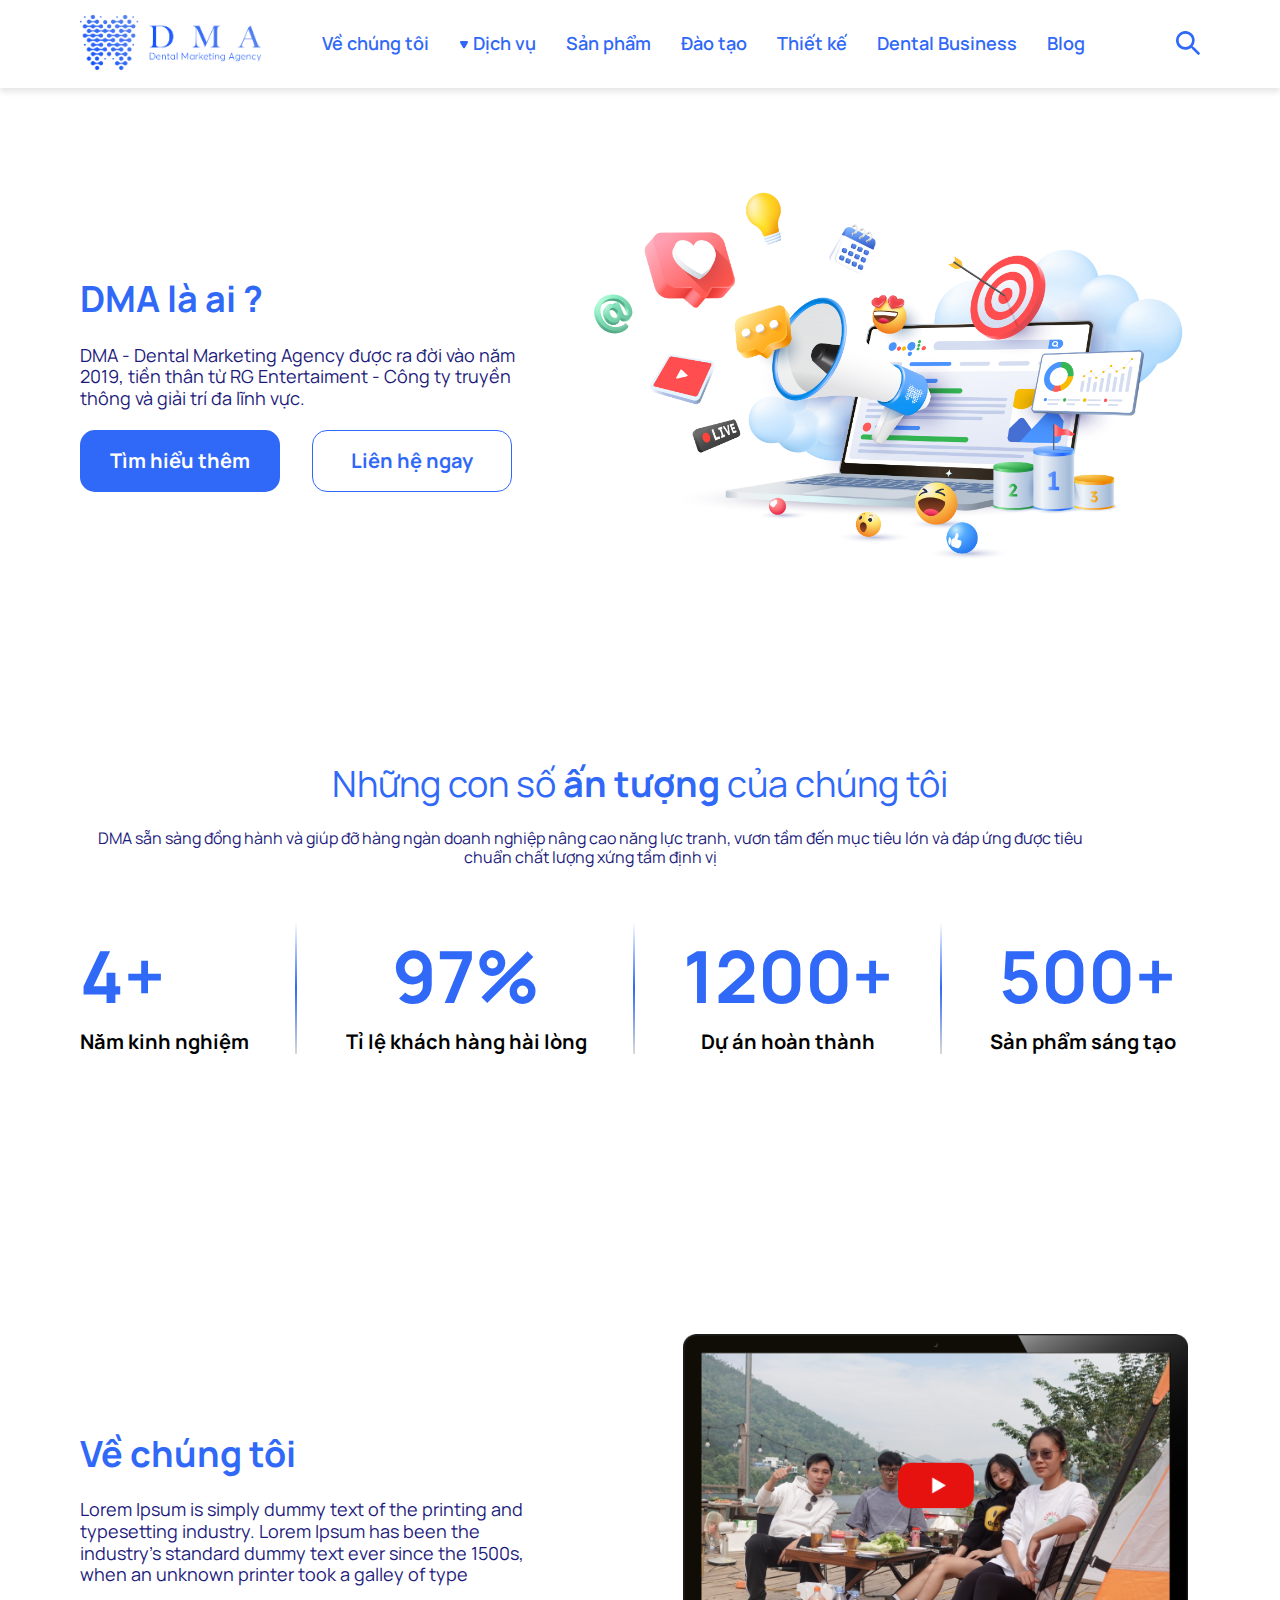
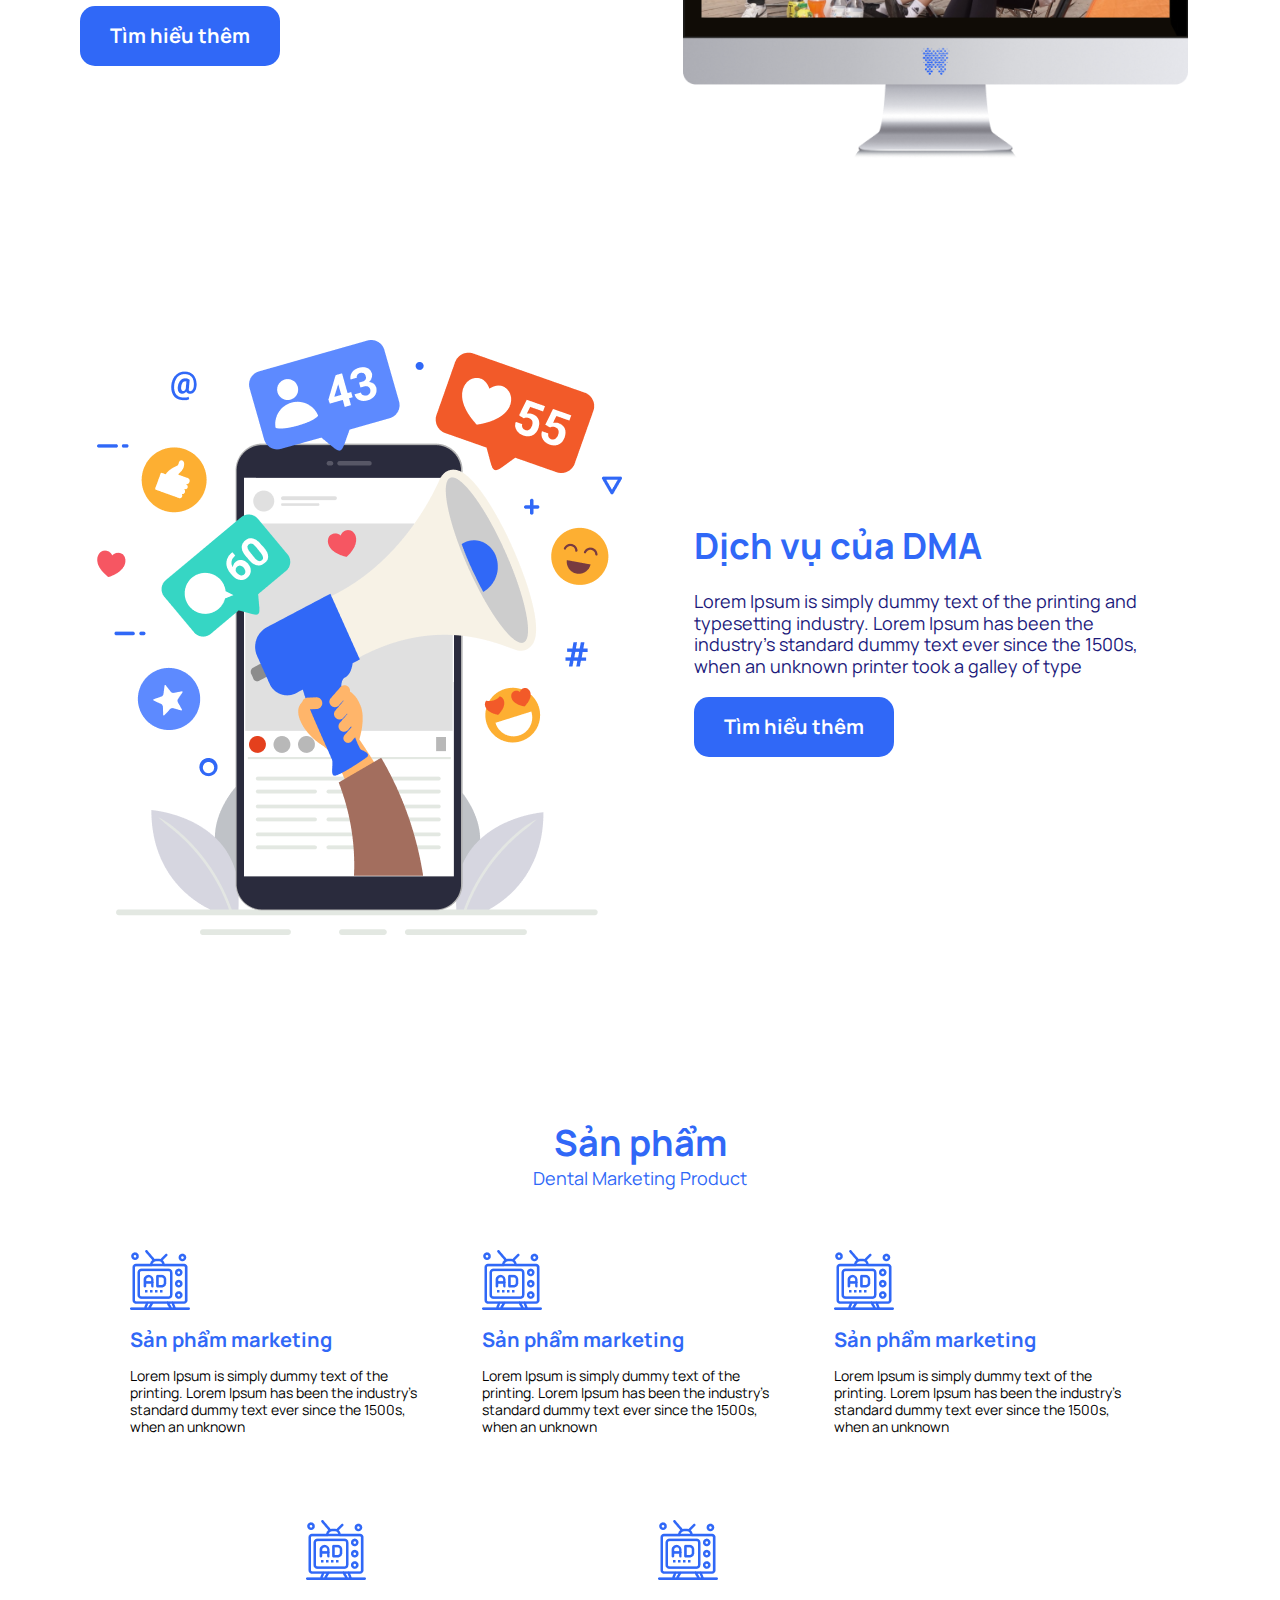
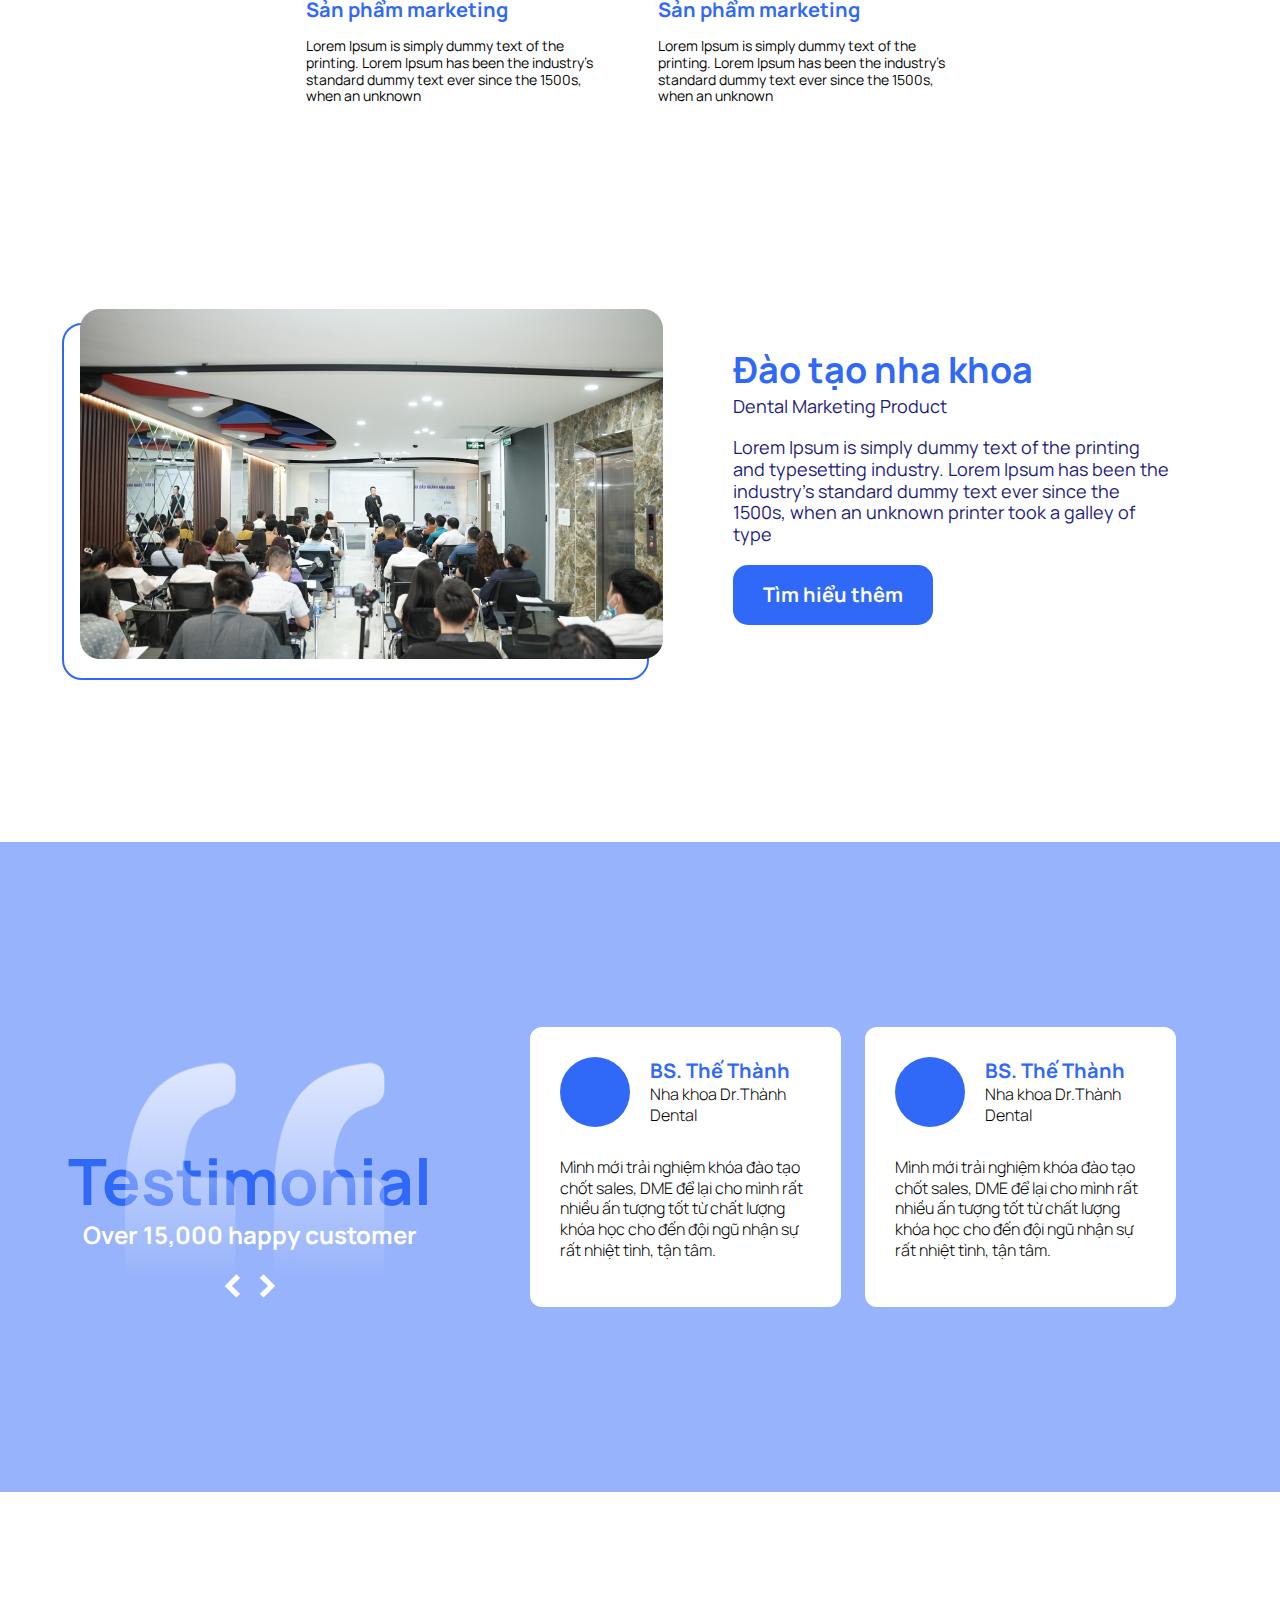
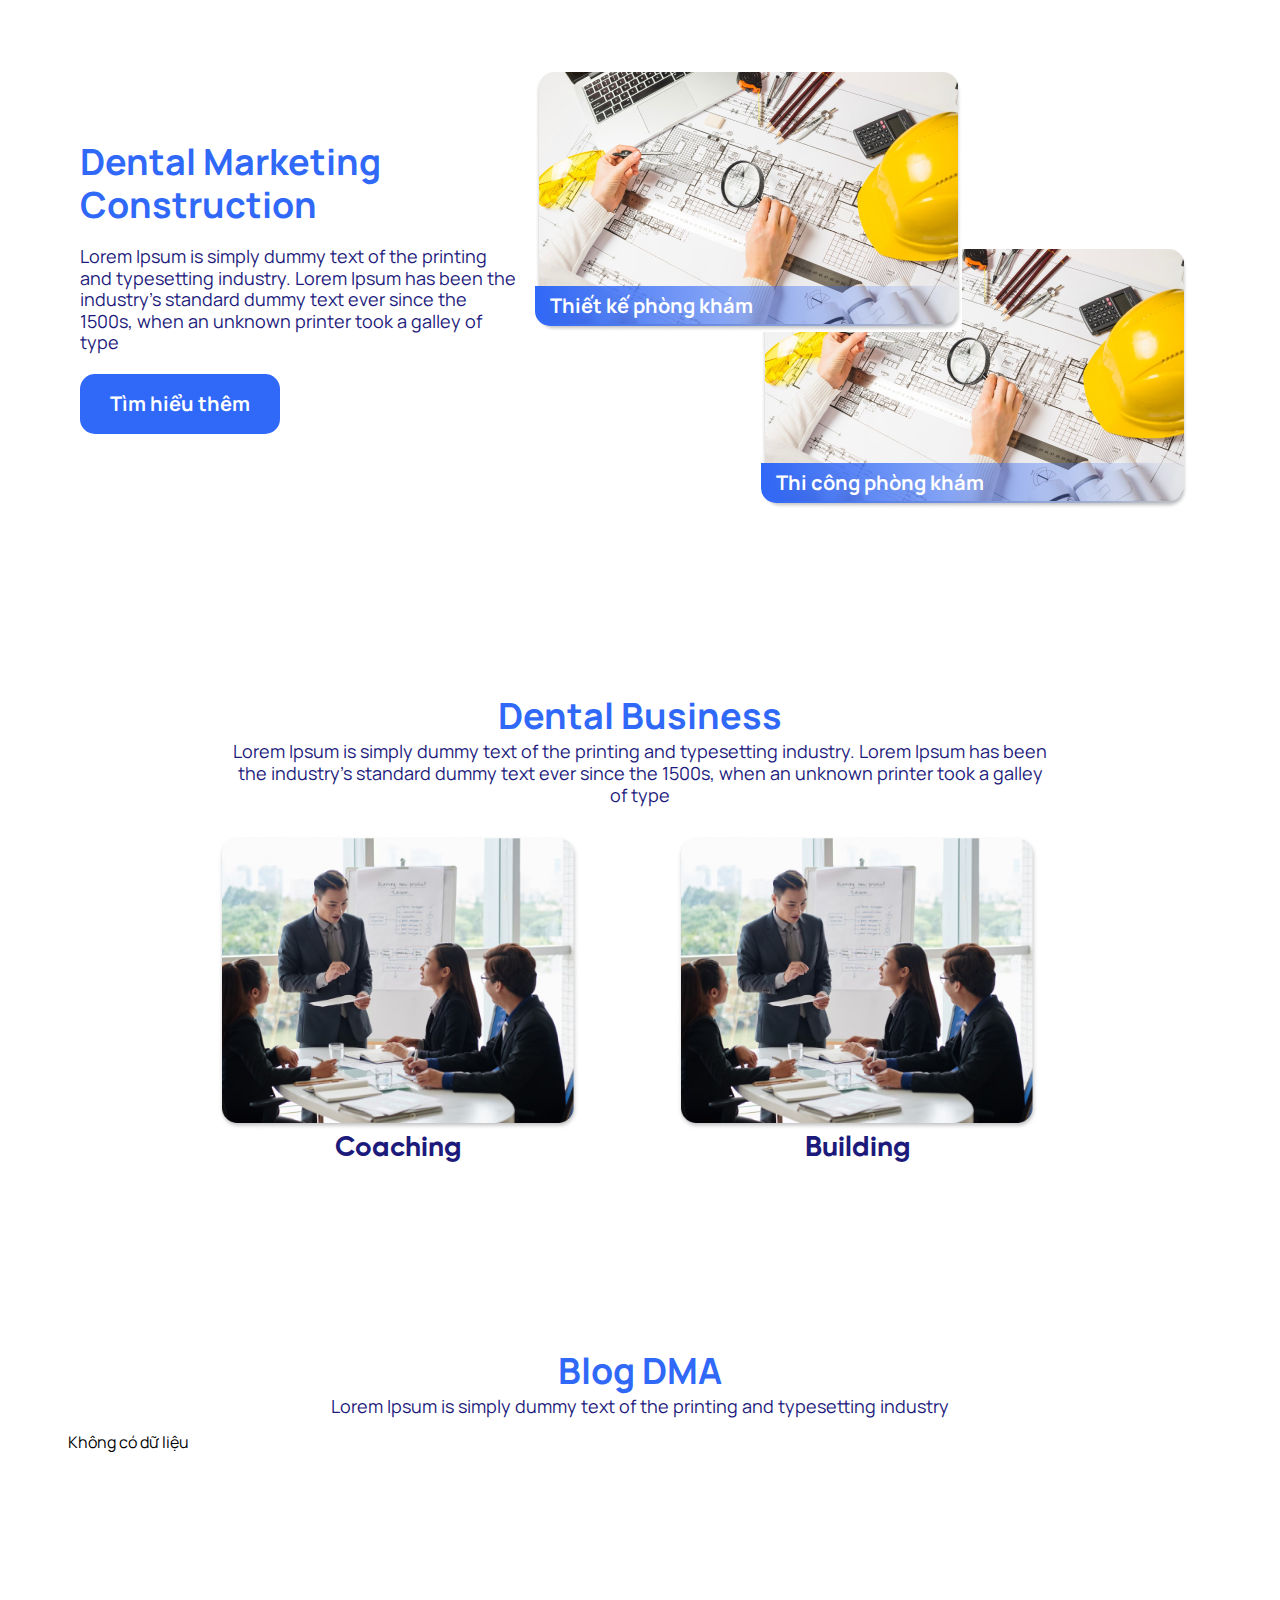
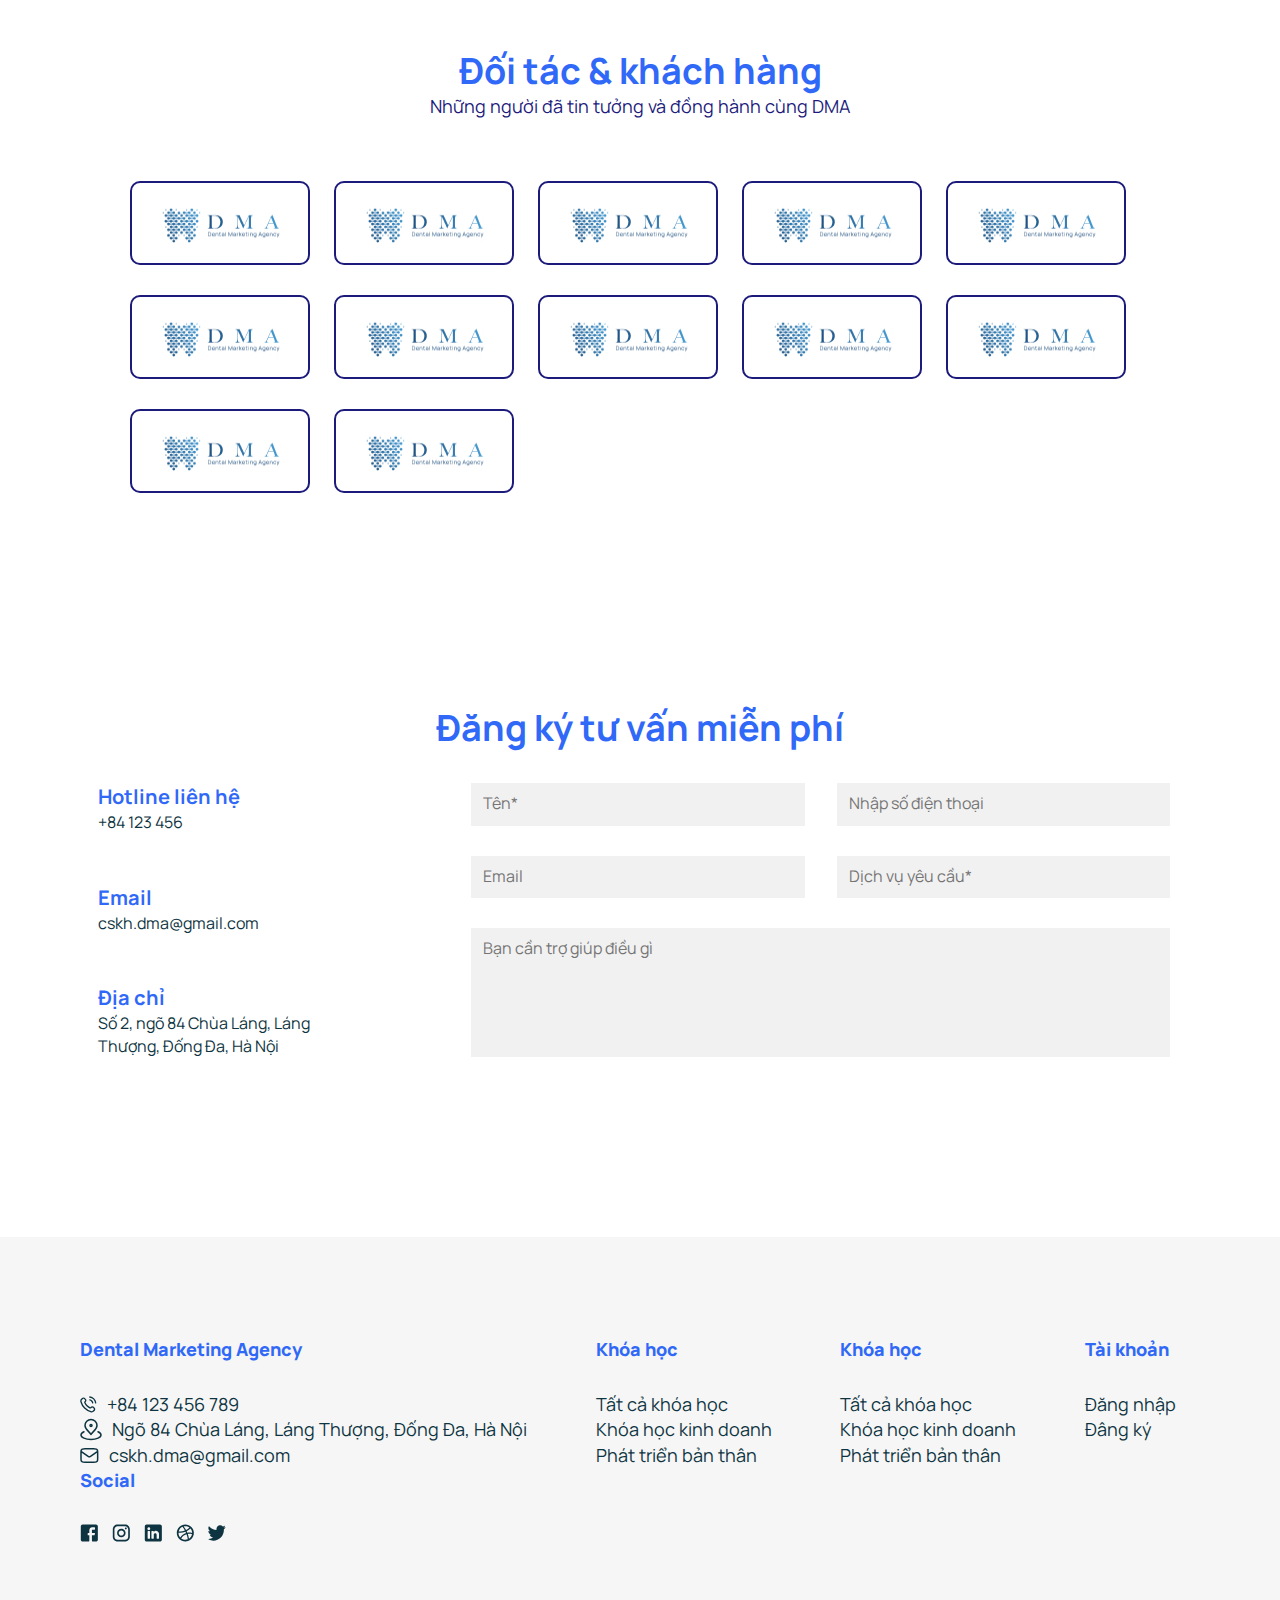
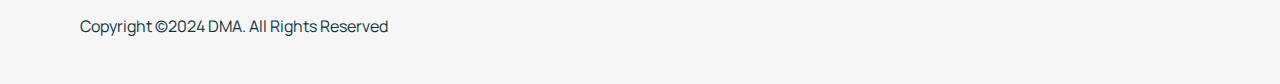
<file: index.html>
<!DOCTYPE html>
<html lang="en">

<head>
  <meta charset="UTF-8" />
  <meta name="viewport" content="width=device-width, initial-scale=1.0" />
  <link rel="icon" href="./images/img_partner.jpg" type="image/png">
  <title>Trang chủ | Dental Marketing Agency</title>
  <link rel="stylesheet" href="./css/reset.css" />
  <link rel="stylesheet" href="./css/grid.css">
  <link rel="stylesheet" href="./css/base.css" />
  <link rel="stylesheet" href="./css/index.css" />
  <link href="https://fonts.googleapis.com/css2?family=Manrope:wght@400;500;600;700&display=swap" rel="stylesheet" />
</head>

<body>
  <div class="wrapper">
    <!-- header -->
    <header class="header">
      <div class="grid wide">
        <div class="row no-gutter justify-between align-center">
          <!-- menu-hamburger -->
          <div class="menu-hamburger xl-0 sm-1">
            <input type="checkbox" id="toggle" class="toggle-checkbox">
            <label for="toggle" class="icon-menu-hamburger">
              <svg xmlns="http://www.w3.org/2000/svg" width="20px" height="20px" viewBox="0 0 448 512">
                <path
                  d="M0 96C0 78.3 14.3 64 32 64l384 0c17.7 0 32 14.3 32 32s-14.3 32-32 32L32 128C14.3 128 0 113.7 0 96zM0 256c0-17.7 14.3-32 32-32l384 0c17.7 0 32 14.3 32 32s-14.3 32-32 32L32 288c-17.7 0-32-14.3-32-32zM448 416c0 17.7-14.3 32-32 32L32 448c-17.7 0-32-14.3-32-32s14.3-32 32-32l384 0c17.7 0 32 14.3 32 32z" />
              </svg>
            </label>
            <ul class="menu">
              <label for="toggle" class="close-btn">&times;</label>
              <div class="col logo no-gutter">
                <a href="./index.html"><img src="./images/Logo.png" alt="logo" /></a>
              </div>
              <li class="list-menu__item"><a href="./about.html">Về chúng tôi</li></a>
              <li class="list-menu__item marker"><a href="./advise.html"><span>
                    <svg class="dropdown-icon" width="10" height="10" viewBox="0 0 9 7" fill="none"
                      xmlns="http://www.w3.org/2000/svg">
                      <path
                        d="M5.36603 6C4.98113 6.66667 4.01887 6.66667 3.63397 6L1.0359 1.5C0.650999 0.833335 1.13212 2.22131e-07 1.90192 2.89429e-07L7.09808 7.43691e-07C7.86788 8.10989e-07 8.349 0.833334 7.9641 1.5L5.36603 6Z"
                        fill="#3068F7" />
                    </svg>

                  </span> Dịch vụ</li></a>
              <li class="list-menu__item"><a href="./product.html"> Sản phẩm</li></a>
              <li class="list-menu__item"><a href="./train.html"> Đào tạo</li></a>
              <li class="list-menu__item"><a href=""> Thiết kế</li></a>
              <li class="list-menu__item"><a href=""> Dental Business</li></a>
              <li class="list-menu__item"><a href="./blog.html"> Blog</li></a>
            </ul>
          </div>
          <div class="col logo no-gutter">
            <a href="./index.html"><img src="./images/Logo.png" alt="logo" /></a>
          </div>
          <div class="col sm-0">
            <ul class="list-menu">
              <li class="list-menu__item"><a href="/about.html"> Về chúng tôi</li></a>
              <li class="list-menu__item marker"><a href="/advise.html"><span>
                    <svg class="dropdown-icon" width="10" height="10" viewBox="0 0 9 7" fill="none"
                      xmlns="http://www.w3.org/2000/svg">
                      <path
                        d="M5.36603 6C4.98113 6.66667 4.01887 6.66667 3.63397 6L1.0359 1.5C0.650999 0.833335 1.13212 2.22131e-07 1.90192 2.89429e-07L7.09808 7.43691e-07C7.86788 8.10989e-07 8.349 0.833334 7.9641 1.5L5.36603 6Z"
                        fill="#3068F7" />
                    </svg>

                  </span> Dịch vụ</li></a>
              <li class="list-menu__item"><a href="/product.html"> Sản phẩm</li></a>
              <li class="list-menu__item"><a href="/train.html"> Đào tạo</li></a>
              <li class="list-menu__item"><a href=""> Thiết kế</li></a>
              <li class="list-menu__item"><a href=""> Dental Business</li></a>
              <li class="list-menu__item"><a href="/blog.html"> Blog</li></a>
            </ul>
          </div>

          <div class="col search sm-0">
            <div class="align-center row" style="margin: 0;height: 100%;">
              <span class="align-center">
                <svg width="27" height="27" viewBox="0 0 27 27" fill="none" xmlns="http://www.w3.org/2000/svg">
                  <path fill-rule="evenodd" clip-rule="evenodd"
                    d="M20.8086 18.6822L26.8075 24.6883C27.0754 24.9862 27.0622 25.4424 26.7775 25.7243L25.7277 26.7754C25.5869 26.9175 25.3952 26.9975 25.1953 26.9975C24.9953 26.9975 24.8037 26.9175 24.6629 26.7754L18.664 20.7693C18.4981 20.603 18.3475 20.4221 18.2141 20.2287L17.0893 18.7272C15.2282 20.2151 12.9171 21.0252 10.5355 21.0245C5.62785 21.0416 1.36328 17.6521 0.266542 12.8628C-0.830192 8.07343 1.53362 3.16242 5.95852 1.03721C10.3834 -1.088 15.6885 0.139776 18.733 3.99366C21.7774 7.84754 21.7488 13.299 18.664 17.1206L20.1637 18.1566C20.3979 18.3067 20.6143 18.483 20.8086 18.6822ZM3.03678 10.5138C3.03678 14.6602 6.39402 18.0215 10.5354 18.0215C12.5241 18.0215 14.4314 17.2305 15.8377 15.8225C17.2439 14.4146 18.034 12.505 18.034 10.5138C18.034 6.36749 14.6767 3.00621 10.5354 3.00621C6.39402 3.00621 3.03678 6.36749 3.03678 10.5138Z"
                    fill="#3068F7" />
                </svg>
              </span>
            </div>
          </div>
        </div>
      </div>
    </header>
    <!-- body -->
    <div class="body">
      <!-- Giới thiệu -->
      <section class="introduce grid wide">
        <div class="row align-center">
          <div class="col left xs-12">
            <h2>DMA là ai ?</h2>
            <p>DMA - Dental Marketing Agency được ra đời vào năm 2019, tiền thân từ RG Entertaiment - Công ty truyền
              thông và giải trí đa lĩnh vực.</p>
            <div class="row">
              <button class="btn btn--has-bg mr-4">Tìm hiểu thêm</button>
              <button class="btn btn--default">Liên hệ ngay</button>
            </div>
          </div>
          <div class="col right xs-12 ">
            <img src="./images/banner.png" alt="banner">
          </div>
        </div>
        <div class="social-network lg-0">
          <div class="icon">
            <img src="./images/messenger.png" alt="">
          </div>
          <div class="icon" style="margin:10px 0">
            <img src="./images/facebook.png" alt="">
          </div>
          <div class="icon">
            <img src="./images/zalo.png" alt="">
          </div>
        </div>
      </section>
      <!-- Chỉ số -->
      <section class="indicators grid wide gutter-top">
        <h3>Những con số <strong>ấn tượng</strong> của chúng tôi</h3>
        <p>DMA sẵn sàng đồng hành và giúp đỡ hàng ngàn doanh nghiệp nâng cao năng lực tranh,
          vươn tầm đến mục tiêu lớn và đáp ứng được tiêu chuẩn chất lượng xứng tầm định vị</p>
        <div class="row">
          <div class="col number">
            <h3>4+</h3>
            <span>Năm kinh nghiệm</span>
          </div>
          <div class="col number">
            <h3>97%</h3>
            <span>Tỉ lệ khách hàng hài lòng</span>
          </div>
          <div class="col number">
            <h3>1200+</h3>
            <span>Dự án hoàn thành</span>
          </div>
          <div class="col number">
            <h3>500+</h3>
            <span>Sản phẩm sáng tạo</span>
          </div>
        </div>
      </section>
      <!-- Hết chỉ số -->
      <!-- Giới thiệu 2 -->
      <section class="introduce grid wide gutter-top">
        <div class="row align-center">
          <div class="col left xs-12">
            <h2>Về chúng tôi</h2>
            <p>Lorem Ipsum is simply dummy text of the printing and typesetting industry.
              Lorem Ipsum has been the industry's standard dummy text ever since the 1500s,
              when an unknown printer took a galley of type</p>
            <div class="row">
              <button class="btn btn--has-bg mr-4">Tìm hiểu thêm</button>
            </div>
          </div>
          <div class="col right xl-o-1 xs-12">
            <img src="./images/Group 881.png" alt="banner">
          </div>
        </div>
      </section>
      <!--End Giới thiệu 2 -->
      <!--Dịch vụ -->
      <section class="introduce grid wide service gutter-top" style="margin-top: 145px;">
        <div class="row align-center">
          <div class="col right lg-6 xs-12">
            <img src="./images/Group.png" alt="banner" style="width: auto;display: inline-block;">
          </div>
          <div class="col left lg-6 xs-12">
            <h2>Dịch vụ của DMA</h2>
            <p>Lorem Ipsum is simply dummy text of the printing and typesetting industry.
              Lorem Ipsum has been the industry's standard dummy text ever since the 1500s, when an unknown printer took
              a
              galley of type</p>
            <div class="row">
              <button class="btn btn--has-bg mr-4">Tìm hiểu thêm</button>
            </div>
          </div>
        </div>
      </section>
      <!-- End dịch vụ -->
      <!-- Sản phẩm -->
      <section class="products grid wide gutter-top">
        <div class="title">
          <h3>Sản phẩm</h3>
          <span>Dental Marketing Product</span>
        </div>
        <div class="list-prd row justify-center">
          <div class="col prd sm-6 xs-12">
            <img src="./images/ad.png" alt="">
            <h5>Sản phẩm marketing</h5>
            <p>Lorem Ipsum is simply dummy text of the printing.
              Lorem Ipsum has been the industry's standard dummy text ever since the 1500s, when an unknown </p>
          </div>
          <div class="col prd sm-6 xs-12">
            <img src="./images/ad.png" alt="">
            <h5>Sản phẩm marketing</h5>
            <p>Lorem Ipsum is simply dummy text of the printing.
              Lorem Ipsum has been the industry's standard dummy text ever since the 1500s, when an unknown </p>
          </div>
          <div class="col prd sm-6 xs-12">
            <img src="./images/ad.png" alt="">
            <h5>Sản phẩm marketing</h5>
            <p>Lorem Ipsum is simply dummy text of the printing.
              Lorem Ipsum has been the industry's standard dummy text ever since the 1500s, when an unknown </p>
          </div>
          <div class="col prd sm-6 xs-12">
            <img src="./images/ad.png" alt="">
            <h5>Sản phẩm marketing</h5>
            <p>Lorem Ipsum is simply dummy text of the printing.
              Lorem Ipsum has been the industry's standard dummy text ever since the 1500s, when an unknown </p>
          </div>
          <div class="col prd sm-6 xs-12">
            <img src="./images/ad.png" alt="">
            <h5>Sản phẩm marketing</h5>
            <p>Lorem Ipsum is simply dummy text of the printing.
              Lorem Ipsum has been the industry's standard dummy text ever since the 1500s, when an unknown </p>
          </div>
        </div>
      </section>
      <!-- End sản phẩm -->
      <section class="training grid wide gutter-top">
        <div class="row align-center justify-around">
          <div class="col xl-5 sm-6 xs-12 right" style="text-align: end;">
            <div class="image frame">
              <img src="./images/Rectangle 18.png" alt="banner" style="width: auto;display: inline-block;">
            </div>
          </div>
          <div class="col xl-2 lg-0"></div>
          <div class="col xl-5 sm-6 xs-12 left ">
            <div class="title">
              <h3>Đào tạo nha khoa</h3>
              <span>Dental Marketing Product</span>
            </div>
            <p>Lorem Ipsum is simply dummy text of the printing and typesetting industry.
              Lorem Ipsum has been the industry's standard dummy text ever since the 1500s, when an unknown printer took
              a
              galley of type</p>
            <button class="btn btn--has-bg mr-4">Tìm hiểu thêm</button>
          </div>
        </div>
      </section>
      <!-- Testimonial -->
      <section class="grid testimonial gutter-top">
        <div class="row wide align-end">
          <div class="left">
            <div class="row flex-column ">
              <div class="background">
                <img src="./images/quote.png" alt="">
                <div>
                  <h2>Testimonial</h2>
                  <span>Over 15,000 happy customer</span>
                </div>
              </div>
              <div class="pagi">
                <span>
                  < </span>
                    <span>></span>
              </div>
            </div>
          </div>
          <div class="right">
            <div class="row no-wrap">
              <div class="col xl-6 md-12 sm-12">
                <div class="comment">
                  <div class="identity">
                    <div class="avatar">
                      <div style="width:70px;height: 70px;border-radius: 50%;background-color: var(--primary-color);">
                      </div>
                      <!-- <img src="" alt=""> -->
                    </div>
                    <div>
                      <h4>BS. Thế Thành</h4>
                      <p>Nha khoa Dr.Thành Dental</p>
                    </div>
                  </div>
                  <p>Mình mới trải nghiệm khóa đào tạo chốt sales,
                    DME để lại cho mình rất nhiều ấn tượng tốt từ chất lượng khóa học
                    cho đến đội ngũ nhận sự rất nhiệt tình, tận tâm.</p>
                </div>
              </div>
              <div class="col xl-6 md-12 xs-0">
                <div class="comment">
                  <div class="identity">
                    <div class="avatar">
                      <div style="width:70px;height: 70px;border-radius: 50%;background-color: var(--primary-color);">
                      </div>
                      <!-- <img src="" alt=""> -->
                    </div>
                    <div>
                      <h4>BS. Thế Thành</h4>
                      <p>Nha khoa Dr.Thành Dental</p>
                    </div>
                  </div>
                  <p>Mình mới trải nghiệm khóa đào tạo chốt sales,
                    DME để lại cho mình rất nhiều ấn tượng tốt từ chất lượng khóa học
                    cho đến đội ngũ nhận sự rất nhiệt tình, tận tâm.</p>
                </div>
              </div>
              <div class="col xl-6 md-12 xs-0">
                <div class="comment">
                  <div class="identity">
                    <div class="avatar">
                      <div style="width:70px;height: 70px;border-radius: 50%;background-color: var(--primary-color);">
                      </div>
                      <!-- <img src="" alt=""> -->
                    </div>
                    <div>
                      <h4>BS. Thế Thành</h4>
                      <p>Nha khoa Dr.Thành Dental</p>
                    </div>
                  </div>
                  <p>Mình mới trải nghiệm khóa đào tạo chốt sales,
                    DME để lại cho mình rất nhiều ấn tượng tốt từ chất lượng khóa học
                    cho đến đội ngũ nhận sự rất nhiệt tình, tận tâm.</p>
                </div>
              </div>
            </div>
          </div>
        </div>
      </section>
      <!-- End testimonial -->
      <!-- Dental Marketing -->
      <section class="grid wide dental gutter-top">
        <div class="row">
          <div class="col xl-5 sm-6 left xs-12">
            <div class="title">
              <h3>Dental Marketing
                Construction</h3>
            </div>
            <p>Lorem Ipsum is simply dummy text of the printing and typesetting industry.
              Lorem Ipsum has been the industry's standard dummy text ever since the 1500s, when an unknown printer took
              a
              galley of type</p>
            <button class="btn btn--has-bg mr-4">Tìm hiểu thêm</button>
          </div>
          <div class="col xl-7 sm-6 right xs-12">
            <div class="block">
              <img src="./images/thietkephongkham.jpg" alt="anhthietke">
              <p><span>Thiết kế phòng khám</span></p>
            </div>
            <div class="block z">
              <img src="./images/thietkephongkham.jpg" alt="anhthietke">
              <p><span>Thi công phòng khám</span></p>
            </div>
          </div>
        </div>
      </section>
      <!--End Dental Marketing -->
      <!-- Dental business -->
      <section class="grid wide business gutter-top">
        <div class="title">
          <h3>Dental Business</h3>
          <p>Lorem Ipsum is simply dummy text of the printing and typesetting industry.
            Lorem Ipsum has been the industry's standard dummy text ever since the 1500s,
            when an unknown printer took a galley of type</p>
        </div>
        <div class="row">
          <div class="col">
            <img src="./images/business1.jpg" alt="coaching">
            <h6>Coaching</h6>
          </div>
          <div class="col">
            <img src="./images/business1.jpg" alt="Building">
            <h6>Building</h6>
          </div>
        </div>
      </section>
      <!-- End:Dental business -->
      <!-- Blog DMA-->
      <section class="grid wide blog gutter-top">
        <div class="title">
          <h3>Blog DMA</h3>
          <p>Lorem Ipsum is simply dummy text of the printing and typesetting industry</p>
        </div>
        <div class="row">
          <p class=".no-data">Không có dữ liệu</p>
        </div>
      </section>
      <!-- End blog DMA -->
      <section class="grid wide partner gutter-top">
        <div class="title">
          <h3>Đối tác & khách hàng</h3>
          <p>Những người đã tin tưởng và đồng hành cùng DMA</p>
        </div>
        <div class="row">
          <div class="col">
            <img src="./images/img_partner.jpg" alt="">
          </div>
          <div class="col">
            <img src="./images/img_partner.jpg" alt="">
          </div>
          <div class="col">
            <img src="./images/img_partner.jpg" alt="">
          </div>
          <div class="col">
            <img src="./images/img_partner.jpg" alt="">
          </div>
          <div class="col">
            <img src="./images/img_partner.jpg" alt="">
          </div>
          <div class="col">
            <img src="./images/img_partner.jpg" alt="">
          </div>
          <div class="col">
            <img src="./images/img_partner.jpg" alt="">
          </div>
          <div class="col">
            <img src="./images/img_partner.jpg" alt="">
          </div>
          <div class="col">
            <img src="./images/img_partner.jpg" alt="">
          </div>
          <div class="col">
            <img src="./images/img_partner.jpg" alt="">
          </div>
          <div class="col">
            <img src="./images/img_partner.jpg" alt="">
          </div>
          <div class="col">
            <img src="./images/img_partner.jpg" alt="">
          </div>
        </div>
      </section>
      <!-- Register -->
      <section class="grid wide register gutter-top">
        <div class="title">
          <h3>Đăng ký tư vấn miễn phí</h3>
        </div>
        <div class="row justify-between">
          <div class="col xl-4 xs-12">
            <div class="info">
              <h6>Hotline liên hệ</h6>
              <p>+84 123 456 </p>
            </div>
            <div class="info">
              <h6>Email</h6>
              <p>cskh.dma@gmail.com</p>
            </div>
            <div class="info">
              <h6>Địa chỉ</h6>
              <p>Số 2, ngõ 84 Chùa Láng, Láng Thượng, Đống Đa, Hà Nội</p>
            </div>
          </div>
          <div class="col xl-8 xs-12 row flex-column">
            <div class="field">
              <input type="text" name="name" id="name" placeholder="Tên*">
              <input type="tel" id="phone" name="phone" pattern="[0-9]{10,11}" maxlength="11"
                placeholder="Nhập số điện thoại" required>
            </div>
            <div class="field">
              <input type="email" name="email" id="email" placeholder="Email">
              <input type="text" name="other" id="other" placeholder="Dịch vụ yêu cầu*">
            </div>
            <textarea name="support" id="support" placeholder="Bạn cần trợ giúp điều gì"></textarea>
          </div>
        </div>
      </section>
      <!-- End register -->
      <footer class="gutter-top">
        <div class="grid wide">
          <div class="row justify-between">
            <div class="col sm-order-1">
              <h6>Dental Marketing Agency</h6>
              <p>
                <svg width="16.8" height="16.8" viewBox="0 0 19 19" fill="none" xmlns="http://www.w3.org/2000/svg">
                  <path
                    d="M11.1 4.43294C11.9139 4.59175 12.662 4.98982 13.2484 5.57622C13.8348 6.16262 14.2328 6.91066 14.3916 7.72461M11.1 1.09961C12.791 1.28747 14.368 2.04476 15.5718 3.24712C16.7757 4.44948 17.535 6.02545 17.725 7.71628M7.91413 10.9855C6.91281 9.98419 6.12216 8.85198 5.54216 7.64397C5.49227 7.54006 5.46732 7.48811 5.44816 7.42236C5.38006 7.18873 5.42897 6.90185 5.57065 6.70399C5.61052 6.64832 5.65815 6.60069 5.75341 6.50543C6.04475 6.21409 6.19042 6.06842 6.28565 5.92194C6.64482 5.36953 6.64482 4.65738 6.28565 4.10497C6.19042 3.95849 6.04475 3.81282 5.75341 3.52148L5.59102 3.35909C5.14815 2.91622 4.92671 2.69479 4.6889 2.5745C4.21593 2.33527 3.65738 2.33527 3.18441 2.5745C2.94659 2.69479 2.72516 2.91622 2.28229 3.35909L2.15092 3.49045C1.70957 3.9318 1.4889 4.15248 1.32036 4.45251C1.13334 4.78543 0.998871 5.3025 1.00001 5.68436C1.00103 6.02848 1.06778 6.26366 1.20129 6.73404C1.91877 9.26187 3.27249 11.6472 5.26248 13.6372C7.25246 15.6271 9.63776 16.9809 12.1656 17.6983C12.636 17.8318 12.8711 17.8986 13.2153 17.8996C13.5971 17.9008 14.1142 17.7663 14.4471 17.5793C14.7471 17.4107 14.9678 17.1901 15.4092 16.7487L15.5405 16.6173C15.9834 16.1745 16.2048 15.953 16.3251 15.7152C16.5644 15.2423 16.5644 14.6837 16.3251 14.2107C16.2048 13.9729 15.9834 13.7515 15.5405 13.3086L15.3781 13.1462C15.0868 12.8549 14.9411 12.7092 14.7947 12.614C14.2422 12.2548 13.5301 12.2548 12.9777 12.614C12.8312 12.7092 12.6855 12.8549 12.3942 13.1462C12.2989 13.2415 12.2513 13.2891 12.1956 13.329C11.9978 13.4707 11.7109 13.5196 11.4773 13.4515C11.4115 13.4323 11.3596 13.4074 11.2557 13.3575C10.0476 12.7775 8.91544 11.9868 7.91413 10.9855Z"
                    stroke="#0E3441" stroke-width="1.5" stroke-linecap="round" stroke-linejoin="round" />
                </svg>
                +84 123 456 789
              </p>
              <p>
                <svg width="22" height="23" viewBox="0 0 22 23" fill="none" xmlns="http://www.w3.org/2000/svg">
                  <path
                    d="M4 13.7864C2.14864 14.6031 1 15.7412 1 17C1 19.4853 5.47715 21.5 11 21.5C16.5228 21.5 21 19.4853 21 17C21 15.7412 19.8514 14.6031 18 13.7864M17 7.5C17 11.5637 12.5 13.5 11 16.5C9.5 13.5 5 11.5637 5 7.5C5 4.18629 7.68629 1.5 11 1.5C14.3137 1.5 17 4.18629 17 7.5ZM12 7.5C12 8.05228 11.5523 8.5 11 8.5C10.4477 8.5 10 8.05228 10 7.5C10 6.94772 10.4477 6.5 11 6.5C11.5523 6.5 12 6.94772 12 7.5Z"
                    stroke="#0E3441" stroke-width="1.5" stroke-linecap="round" stroke-linejoin="round" />
                </svg>
                Ngõ 84 Chùa Láng, Láng Thượng, Đống Đa, Hà Nội
              </p>
              <p>
                <svg width="19" height="15" viewBox="0 0 19 15" fill="none" xmlns="http://www.w3.org/2000/svg">
                  <path
                    d="M1 3.33301L7.8041 8.09588C8.35508 8.48156 8.63056 8.6744 8.93022 8.7491C9.19491 8.81508 9.47175 8.81508 9.73645 8.7491C10.0361 8.6744 10.3116 8.48156 10.8626 8.09588L17.6667 3.33301M5 14.1663H13.6667C15.0668 14.1663 15.7669 14.1663 16.3016 13.8939C16.772 13.6542 17.1545 13.2717 17.3942 12.8013C17.6667 12.2665 17.6667 11.5665 17.6667 10.1663V4.83301C17.6667 3.43288 17.6667 2.73281 17.3942 2.19803C17.1545 1.72763 16.772 1.34517 16.3016 1.10549C15.7669 0.833008 15.0668 0.833008 13.6667 0.833008H5C3.59987 0.833008 2.8998 0.833008 2.36502 1.10549C1.89462 1.34517 1.51217 1.72763 1.27248 2.19803C1 2.73281 1 3.43288 1 4.83301V10.1663C1 11.5665 1 12.2665 1.27248 12.8013C1.51217 13.2717 1.89462 13.6542 2.36502 13.8939C2.8998 14.1663 3.59987 14.1663 5 14.1663Z"
                    stroke="#0E3441" stroke-width="1.5" stroke-linecap="round" stroke-linejoin="round" />
                </svg>
                cskh.dma@gmail.com
              </p>
            </div>
            <div class="col sm-order-2">
              <h6>Khóa học</h6>
              <p>Tất cả khóa học</p>
              <p>Khóa học kinh doanh</p>
              <p>Phát triển bản thân</p>
            </div>
            <div class="col sm-order-3">
              <h6>Khóa học</h6>
              <p>Tất cả khóa học</p>
              <p>Khóa học kinh doanh</p>
              <p>Phát triển bản thân</p>
            </div>
            <div class="col sm-order-1">
              <h6>Tài khoản</h6>
              <p>Đăng nhập</p>
              <p>Đâng ký</p>
            </div>
            <div class="col sm-order-5">
              <h6>Social</h6>
              <p>
                <svg width="18" height="18" viewBox="0 0 19 18" fill="none" xmlns="http://www.w3.org/2000/svg">
                  <path
                    d="M18.8398 2V16C18.8398 17.1046 17.9444 18 16.8398 18H13.0898C12.8137 18 12.5898 17.7761 12.5898 17.5V11.5H14.9298C15.1675 11.5 15.3723 11.3328 15.4198 11.1L15.7798 9.3C15.7947 9.22729 15.7765 9.15173 15.7301 9.09378C15.6838 9.03582 15.614 9.00147 15.5398 9H12.5898V5.75C12.5898 5.61193 12.7018 5.5 12.8398 5.5H15.3398C15.616 5.5 15.8398 5.27614 15.8398 5V3.5C15.8398 3.22386 15.616 3 15.3398 3H12.8398C11.183 3 9.83984 4.34315 9.83984 6V9H8.60984C8.3337 9 8.10984 9.22386 8.10984 9.5V11C8.10984 11.2761 8.3337 11.5 8.60984 11.5H9.83984V17.5C9.83984 17.7761 9.61599 18 9.33984 18H2.83984C1.73527 18 0.839844 17.1046 0.839844 16V2C0.839844 0.89543 1.73527 0 2.83984 0H16.8398C17.9444 0 18.8398 0.89543 18.8398 2Z"
                    fill="#0E3441" />
                </svg>
                <svg width="18" height="18" viewBox="0 0 19 18" fill="none" xmlns="http://www.w3.org/2000/svg">
                  <path fill-rule="evenodd" clip-rule="evenodd"
                    d="M13.8398 0H5.83984C3.07842 0 0.839844 2.23858 0.839844 5V13C0.839844 15.7614 3.07842 18 5.83984 18H13.8398C16.6013 18 18.8398 15.7614 18.8398 13V5C18.8398 2.23858 16.6013 0 13.8398 0ZM17.0899 13C17.0844 14.7926 15.6325 16.2445 13.8399 16.25H5.83986C4.04722 16.2445 2.59535 14.7926 2.58986 13V4.99997C2.59535 3.20732 4.04722 1.75546 5.83986 1.74997H13.8399C15.6325 1.75546 17.0844 3.20732 17.0899 4.99997V13ZM14.5899 5.24997C15.1421 5.24997 15.5899 4.80225 15.5899 4.24997C15.5899 3.69768 15.1421 3.24997 14.5899 3.24997C14.0376 3.24997 13.5899 3.69768 13.5899 4.24997C13.5899 4.80225 14.0376 5.24997 14.5899 5.24997ZM9.83986 4.49998C7.35458 4.49998 5.33986 6.51469 5.33986 8.99998C5.33986 11.4853 7.35458 13.5 9.83986 13.5C12.3251 13.5 14.3399 11.4853 14.3399 8.99998C14.3425 7.80569 13.8693 6.65955 13.0248 5.81506C12.1803 4.97056 11.0342 4.49731 9.83986 4.49998ZM7.08986 8.99997C7.08986 10.5187 8.32108 11.75 9.83986 11.75C11.3586 11.75 12.5899 10.5187 12.5899 8.99997C12.5899 7.48118 11.3586 6.24997 9.83986 6.24997C8.32108 6.24997 7.08986 7.48118 7.08986 8.99997Z"
                    fill="#0E3441" />
                </svg>
                <svg width="18" height="18" viewBox="0 0 19 18" fill="none" xmlns="http://www.w3.org/2000/svg">
                  <path fill-rule="evenodd" clip-rule="evenodd"
                    d="M2.83984 0H16.8398C17.9444 0 18.8398 0.89543 18.8398 2V16C18.8398 17.1046 17.9444 18 16.8398 18H2.83984C1.73527 18 0.839844 17.1046 0.839844 16V2C0.839844 0.89543 1.73527 0 2.83984 0ZM5.8398 15C6.11594 15 6.3398 14.7761 6.3398 14.5V7.49997C6.3398 7.22382 6.11594 6.99997 5.8398 6.99997H4.3398C4.06365 6.99997 3.8398 7.22382 3.8398 7.49997V14.5C3.8398 14.7761 4.06365 15 4.3398 15H5.8398ZM5.08982 5.99997C4.26139 5.99997 3.58982 5.32839 3.58982 4.49997C3.58982 3.67154 4.26139 2.99997 5.08982 2.99997C5.91824 2.99997 6.58982 3.67154 6.58982 4.49997C6.58982 5.32839 5.91824 5.99997 5.08982 5.99997ZM15.3398 15C15.616 15 15.8398 14.7761 15.8398 14.5V9.9C15.8723 8.31078 14.6974 6.95452 13.1198 6.76C12.0169 6.65925 10.9481 7.17441 10.3398 8.1V7.5C10.3398 7.22386 10.116 7 9.83984 7H8.33984C8.0637 7 7.83984 7.22386 7.83984 7.5V14.5C7.83984 14.7761 8.0637 15 8.33984 15H9.83984C10.116 15 10.3398 14.7761 10.3398 14.5V10.75C10.3398 9.92157 11.0114 9.25 11.8398 9.25C12.6683 9.25 13.3398 9.92157 13.3398 10.75V14.5C13.3398 14.7761 13.5637 15 13.8398 15H15.3398Z"
                    fill="#0E3441" />
                </svg>
                <svg width="18" height="18" viewBox="0 0 19 18" fill="none" xmlns="http://www.w3.org/2000/svg">
                  <path fill-rule="evenodd" clip-rule="evenodd"
                    d="M9.83984 0C4.86928 0 0.839844 4.02944 0.839844 9C0.839844 13.9706 4.86928 18 9.83984 18C14.8104 18 18.8398 13.9706 18.8398 9C18.8398 6.61305 17.8916 4.32387 16.2038 2.63604C14.516 0.948211 12.2268 0 9.83984 0ZM17.0399 9.00001C16.0092 8.69054 14.939 8.53289 13.8629 8.53201C13.2227 8.54055 12.5844 8.60378 11.9549 8.72101C11.7299 8.17201 11.4959 7.64101 11.2439 7.11001C12.724 6.37049 14.0737 5.3947 15.2399 4.22101C16.408 5.53792 17.049 7.23968 17.0399 9.00001ZM10.6229 5.92199C11.9583 5.25211 13.1745 4.36732 14.2229 3.30299C12.9675 2.33273 11.4266 1.80435 9.83994 1.79999C9.25735 1.80234 8.67718 1.87486 8.11194 2.01599C9.05066 3.24972 9.89028 4.5558 10.6229 5.92199ZM6.7978 2.48397C7.77322 3.74217 8.64317 5.0787 9.3988 6.47997C7.81799 7.09727 6.13685 7.41763 4.4398 7.42497C3.90746 7.41916 3.37577 7.38612 2.8468 7.32597C3.35819 5.19474 4.81248 3.41249 6.7978 2.48397ZM2.63983 8.65799V8.99999C2.644 10.7758 3.3043 12.4874 4.49383 13.806C5.89424 11.5286 8.07626 9.8393 10.6318 9.05399C10.4428 8.58602 10.2269 8.13605 10.0109 7.68608L10.0109 7.68605L10.0108 7.68603L10.0108 7.68599C8.23998 8.39998 6.34919 8.76958 4.43983 8.77499C3.838 8.77291 3.23687 8.73383 2.63983 8.65799ZM5.50201 14.7329C6.73654 12.5966 8.74331 11.015 11.109 10.3139C11.7418 12.0626 12.1912 13.8724 12.45 15.7139C10.1236 16.6292 7.48794 16.2605 5.50201 14.7419V14.7329ZM12.441 10.008C13.0154 11.6499 13.443 13.3395 13.719 15.057C15.3715 14.0016 16.5221 12.3179 16.905 10.395C15.924 10.0682 14.8969 9.90105 13.863 9.89996C13.3871 9.90428 12.912 9.94036 12.441 10.008Z"
                    fill="#0E3441" />
                </svg>
                <svg width="18" height="18" viewBox="0 0 21 18" fill="none" xmlns="http://www.w3.org/2000/svg">
                  <path
                    d="M20.3907 2.60871C19.8746 3.33755 19.2509 3.97332 18.5435 4.49148C18.5435 4.68187 18.5435 4.87226 18.5435 5.07323C18.5491 8.53073 17.2448 11.846 14.9228 14.2759C12.6009 16.7058 9.45559 18.0469 6.19204 17.9987C4.3053 18.0054 2.44273 17.5493 0.750223 16.666C0.658963 16.6238 0.600102 16.5282 0.600449 16.4227V16.3064C0.600449 16.1545 0.71668 16.0314 0.860058 16.0314C2.71467 15.9666 4.50312 15.2858 5.97237 14.0851C4.29368 14.0493 2.7833 12.9964 2.08821 11.3773C2.0531 11.2889 2.06403 11.1875 2.11706 11.1097C2.17008 11.0319 2.25753 10.989 2.34782 10.9965C2.85801 11.0508 3.37329 11.0006 3.86554 10.8485C2.01241 10.4412 0.619996 8.81222 0.420719 6.81849C0.413636 6.72285 0.454116 6.63021 0.527534 6.57404C0.600953 6.51787 0.696697 6.50629 0.780178 6.54348C1.27748 6.77582 1.81431 6.8982 2.3578 6.90311C0.734028 5.77466 0.0326643 3.62829 0.650373 1.67791C0.714136 1.48838 0.867324 1.34838 1.05364 1.30934C1.23997 1.2703 1.43193 1.33798 1.55901 1.48751C3.75019 3.95677 6.76091 5.42819 9.95637 5.59152C9.87452 5.2457 9.83426 4.89031 9.83655 4.53379C9.86644 2.66438 10.9589 0.999071 12.6024 0.317499C14.2459 -0.364072 16.1152 0.0729817 17.3353 1.42405C18.1669 1.2563 18.9709 0.960526 19.7217 0.54613C19.7767 0.509775 19.8464 0.509775 19.9014 0.54613C19.9357 0.604387 19.9357 0.678264 19.9014 0.736522C19.5378 1.61825 18.9234 2.35779 18.1441 2.85199C18.8265 2.76819 19.497 2.59773 20.141 2.34428C20.1953 2.30519 20.2665 2.30519 20.3208 2.34428C20.3662 2.36628 20.4002 2.40837 20.4136 2.45932C20.4271 2.51027 20.4187 2.56492 20.3907 2.60871Z"
                    fill="#0E3441" />
                </svg>
              </p>

            </div>
          </div>
          <p class="copyright">Copyright ©2024 DMA. All Rights Reserved</p>
        </div>
      </footer>
    </div>
  </div>
  <script type="module">
    import { TOKEN, URL, formatDate } from "./js/contants.js";

    fetch(URL + "/api/posts?filters[category][id][$eq]=3", {
      method: "GET",
      headers: {
        Authorization: `Bearer ${TOKEN}`,
      },
    })
      .then((response) => {
        if (!response.ok) {
          throw new Error(`HTTP error! Status: ${response.status}`);
        }
        return response.json();
      })
      .then(res => {
        if (res && res.data) {
          const { data } = res;
          console.log(data);
          const listBlogElement = document.querySelector('.blog .row')
          console.log(listBlogElement);

          if (data && data.length > 0) {
            listBlogElement.innerHTML = data.map(blog => {
              const { attributes } = blog
              return `
              <div class="col xl-4 sm-6 xs-12 article">
                <img src="${attributes?.imageUrl}" alt="anh sau rang" onerror="this.onerror=null; this.src='../images/no-image.png';">
                <div>
                  <span style='background-color:${attributes?.type === 1 ? "var(--primary-color)" : "#9F0A1C"
                    }'>${attributes?.type === 1 ? "DMA" : "DME"}</span>
                  <span class="row align-center">
                    <svg width="16" height="18" viewBox="0 0 18 20" fill="none" xmlns="http://www.w3.org/2000/svg">
                      <path
                        d="M17 19C17 17.6044 17 16.9067 16.8278 16.3389C16.44 15.0605 15.4395 14.06 14.1611 13.6722C13.5933 13.5 12.8956 13.5 11.5 13.5H6.5C5.10444 13.5 4.40665 13.5 3.83886 13.6722C2.56045 14.06 1.56004 15.0605 1.17224 16.3389C1 16.9067 1 17.6044 1 19M13.5 5.5C13.5 7.98528 11.4853 10 9 10C6.51472 10 4.5 7.98528 4.5 5.5C4.5 3.01472 6.51472 1 9 1C11.4853 1 13.5 3.01472 13.5 5.5Z"
                        stroke="#1C1A7B" stroke-width="2" stroke-linecap="round" stroke-linejoin="round" />
                    </svg>
                    <span style="width: 10px;height: 1px;"></span>
                    ${attributes?.author || "Unknown Author"}</span>
                    <span class="row align-center">
                      <svg width="20" height="22" viewBox="0 0 20 22" fill="none" xmlns="http://www.w3.org/2000/svg">
                        <path
                          d="M19 9H1M14 1V5M6 1V5M8.5 13L10 12V17M8.75 17H11.25M5.8 21H14.2C15.8802 21 16.7202 21 17.362 20.673C17.9265 20.3854 18.3854 19.9265 18.673 19.362C19 18.7202 19 17.8802 19 16.2V7.8C19 6.11984 19 5.27976 18.673 4.63803C18.3854 4.07354 17.9265 3.6146 17.362 3.32698C16.7202 3 15.8802 3 14.2 3H5.8C4.11984 3 3.27976 3 2.63803 3.32698C2.07354 3.6146 1.6146 4.07354 1.32698 4.63803C1 5.27976 1 6.11984 1 7.8V16.2C1 17.8802 1 18.7202 1.32698 19.362C1.6146 19.9265 2.07354 20.3854 2.63803 20.673C3.27976 21 4.11984 21 5.8 21Z"
                          stroke="#1C1A7B" stroke-width="2" stroke-linecap="round" stroke-linejoin="round" />
                      </svg>
                      <span style="width: 10px;height: 1px;"></span>
                      ${formatDate(attributes?.createdAt)}</span>
                </div>
                <h6><a href="blog-detail.html?id=${attributes?.id}">${attributes?.title || "Untitled Post"
                }</a></h6>
                <p class='limited-text'>${attributes?.description || "No description available."}</p>
            </div>
            `
            }).join("")
          }
        }
      })
      .catch(error => console.error("Error:", error)); 
  </script>

</body>

</html>
</file>
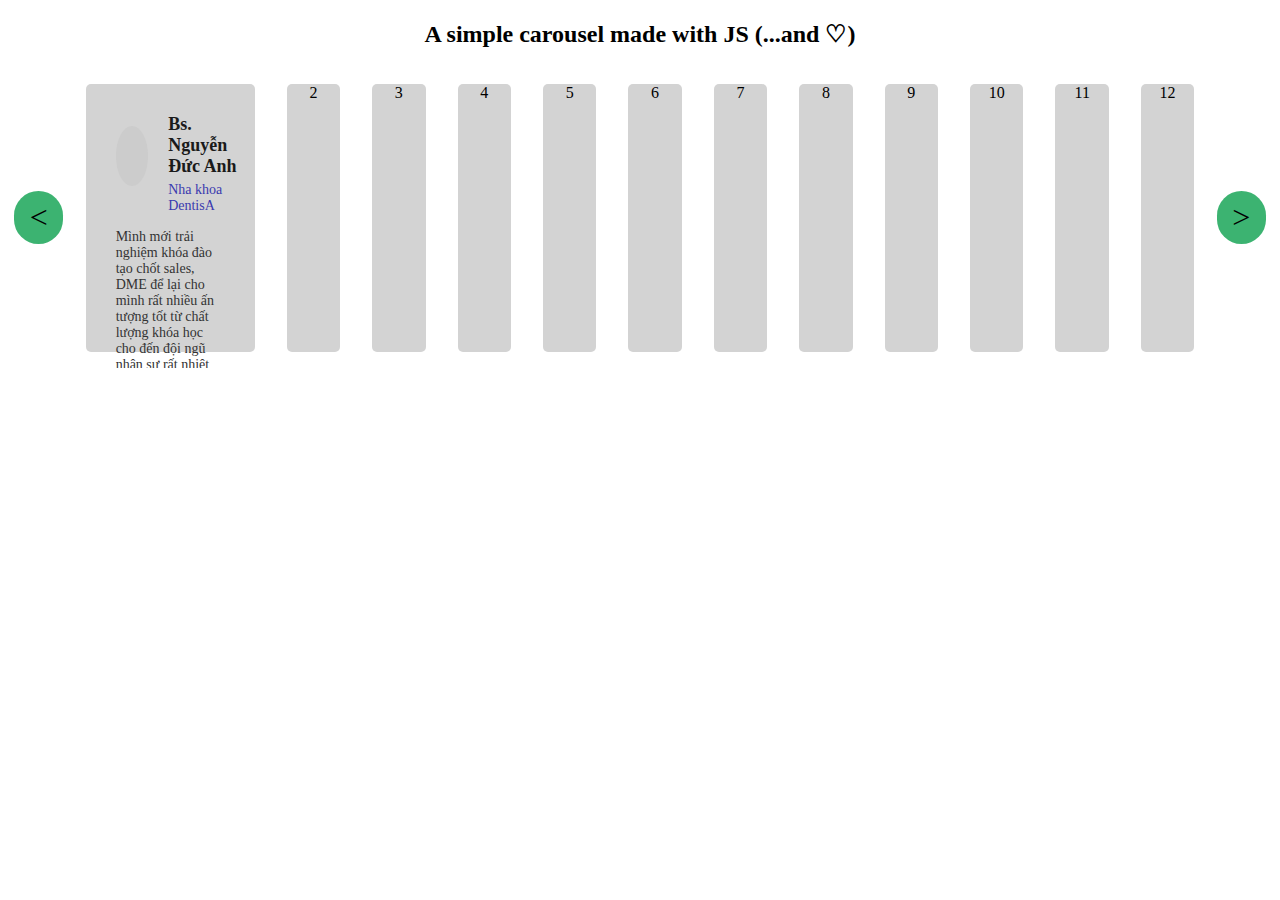
<file: abc.html>
<!DOCTYPE html>
<html lang="en">

<head>
    <meta charset="UTF-8">
    <meta name="viewport" content="width=device-width, initial-scale=1.0">
    <title>Simple Carousel</title>
    <link rel="stylesheet" href="https://fonts.cdnfonts.com/css/montserrat">
    <link rel="stylesheet" href="abc.css">
</head>

<body>

    <div class="carousel">
        <div class="header">
            <h2>A simple carousel made with JS (...and ♡)</h2>
        </div>
        <div class="body">
            <div class="previous" onclick="previous()">&lt;</div>
            <div class="screen">
                <div class="stripe">
                    <!-- Each slide can contain anything -->
                    <div class="tile">
                        <div class="tileContent">
                            <div class="card-info">
                                <div class="profile-image"></div>
                                <div class="profile-decs">
                                    <div class="name">Bs. Nguyễn Đức Anh</div>
                                    <div class="clinic">Nha khoa DentisA</div>
                                </div>
                            </div>
                            <div class="description">Mình mới trải nghiệm khóa đào tạo chốt sales, DME để lại
                                cho
                                mình
                                rất nhiều ấn tượng tốt từ chất lượng khóa học cho đến đội ngũ nhận sự rất nhiệt
                                tình,
                                tận tâm.</div>
                        </div>
                    </div>
                    <div class="tile">
                        <div class="tileContent">2</div>
                    </div>
                    <div class="tile">
                        <div class="tileContent">3</div>
                    </div>
                    <div class="tile">
                        <div class="tileContent">4</div>
                    </div>
                    <div class="tile">
                        <div class="tileContent">5</div>
                    </div>
                    <div class="tile">
                        <div class="tileContent">6</div>
                    </div>
                    <div class="tile">
                        <div class="tileContent">7</div>
                    </div>
                    <div class="tile">
                        <div class="tileContent">8</div>
                    </div>
                    <div class="tile">
                        <div class="tileContent">9</div>
                    </div>
                    <div class="tile">
                        <div class="tileContent">10</div>
                    </div>
                    <div class="tile">
                        <div class="tileContent">11</div>
                    </div>
                    <div class="tile">
                        <div class="tileContent">12</div>
                    </div>
                </div>
            </div>
            <div class="next" onclick="next()">&gt;</div>
        </div>

     
    </div>

    <script src="./js/index.js"></script>
</body>

</html>
</file>
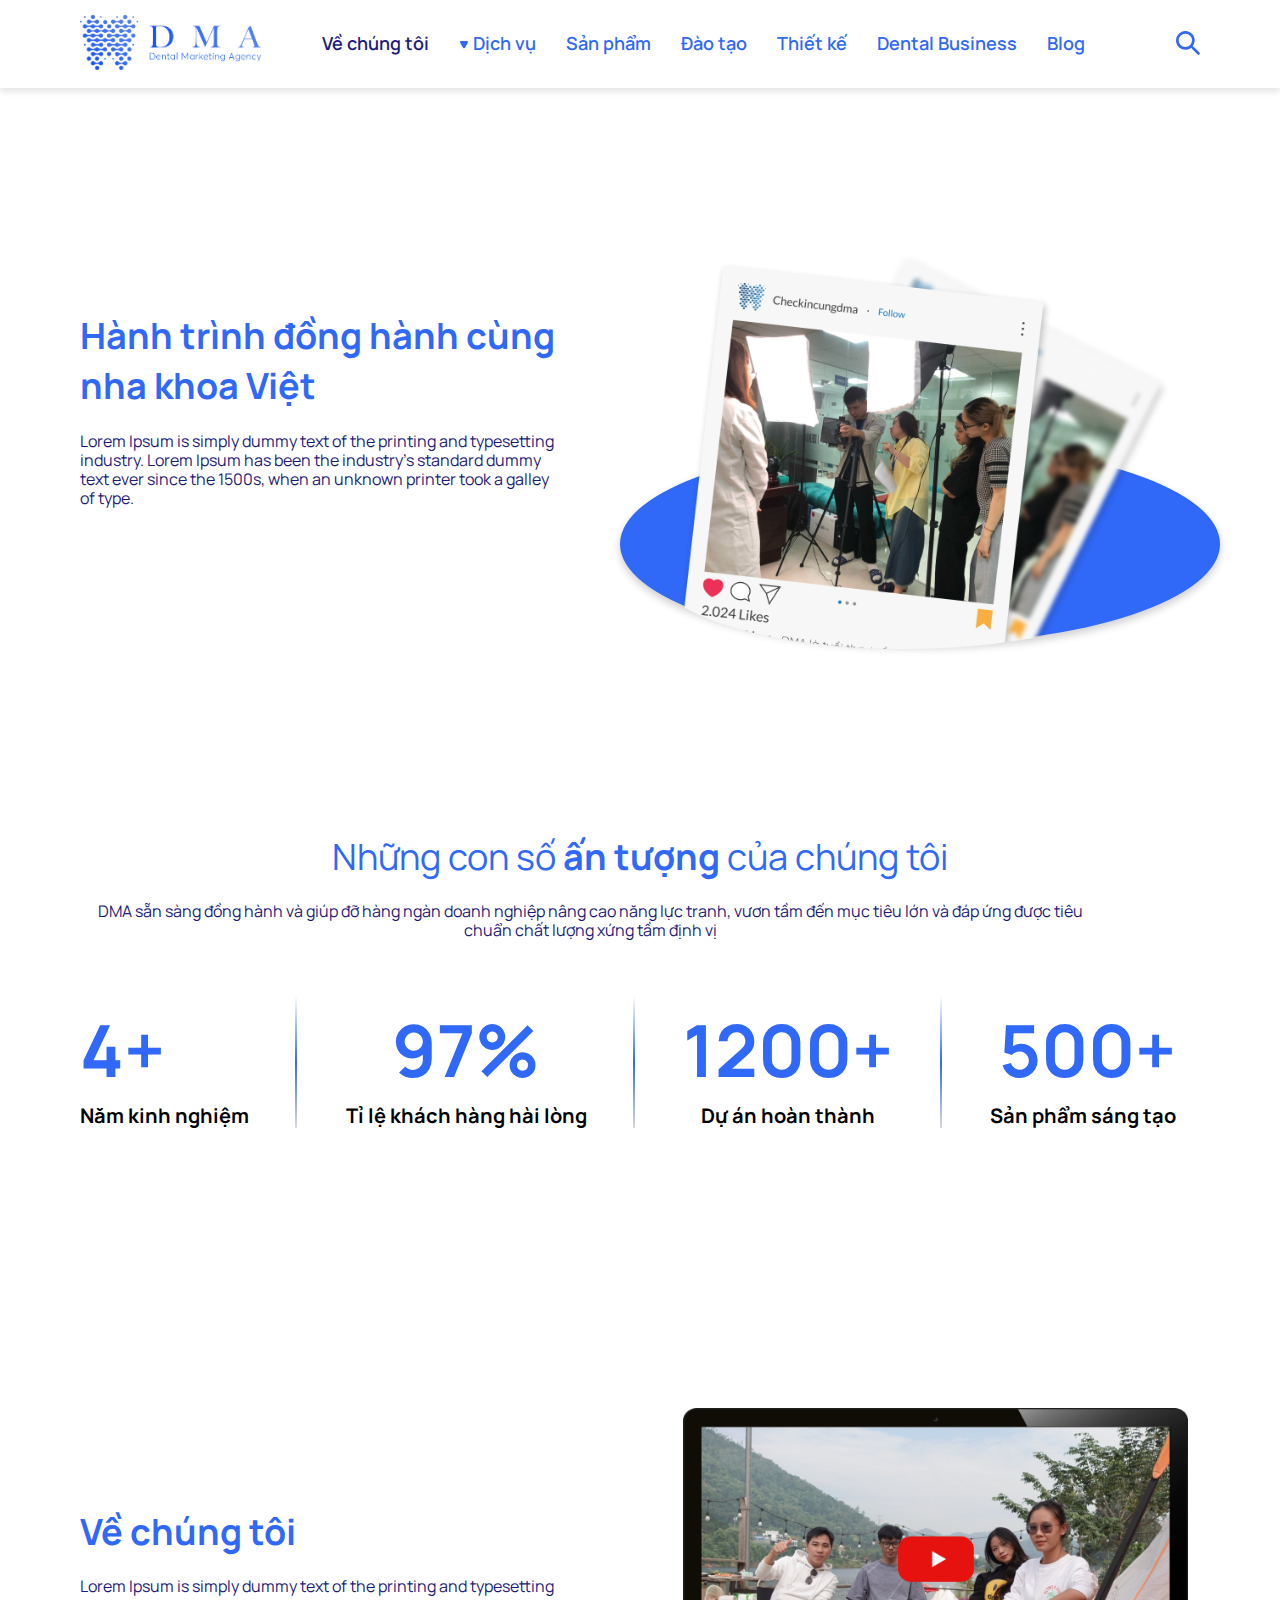
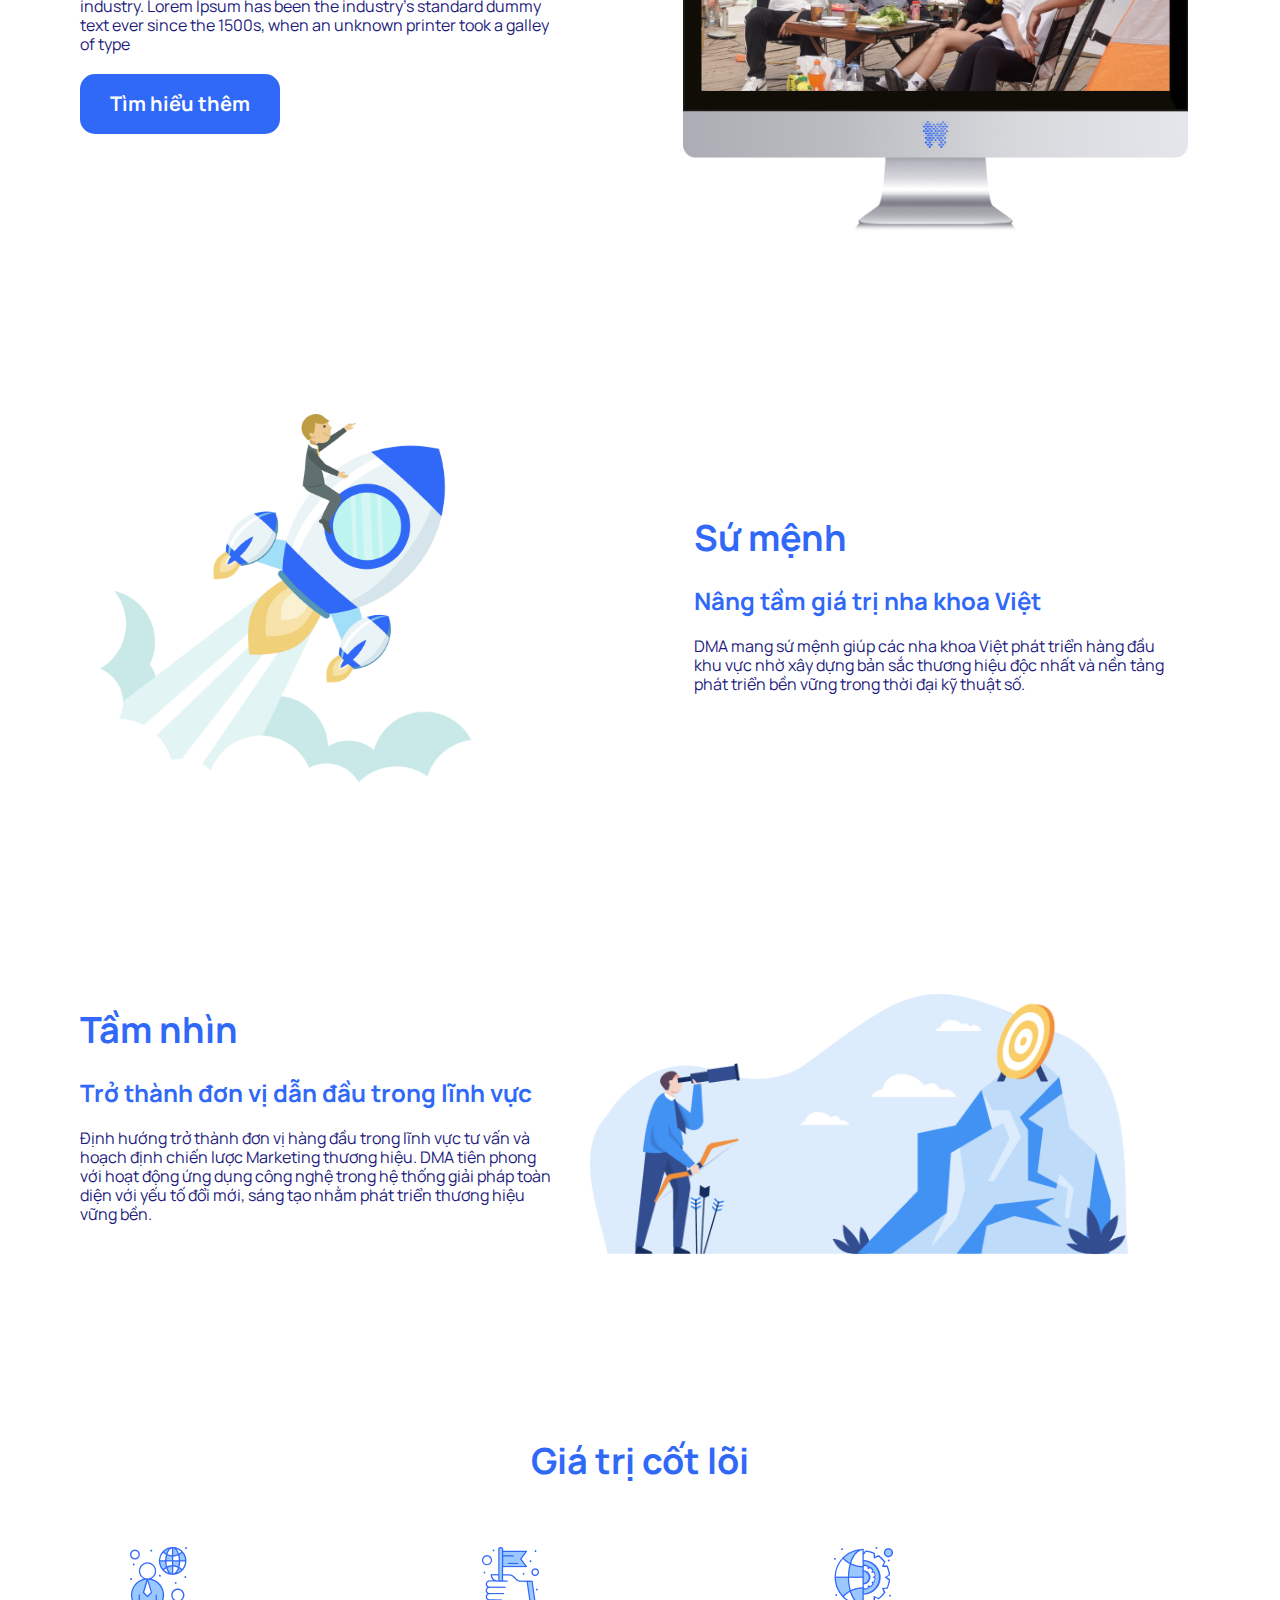
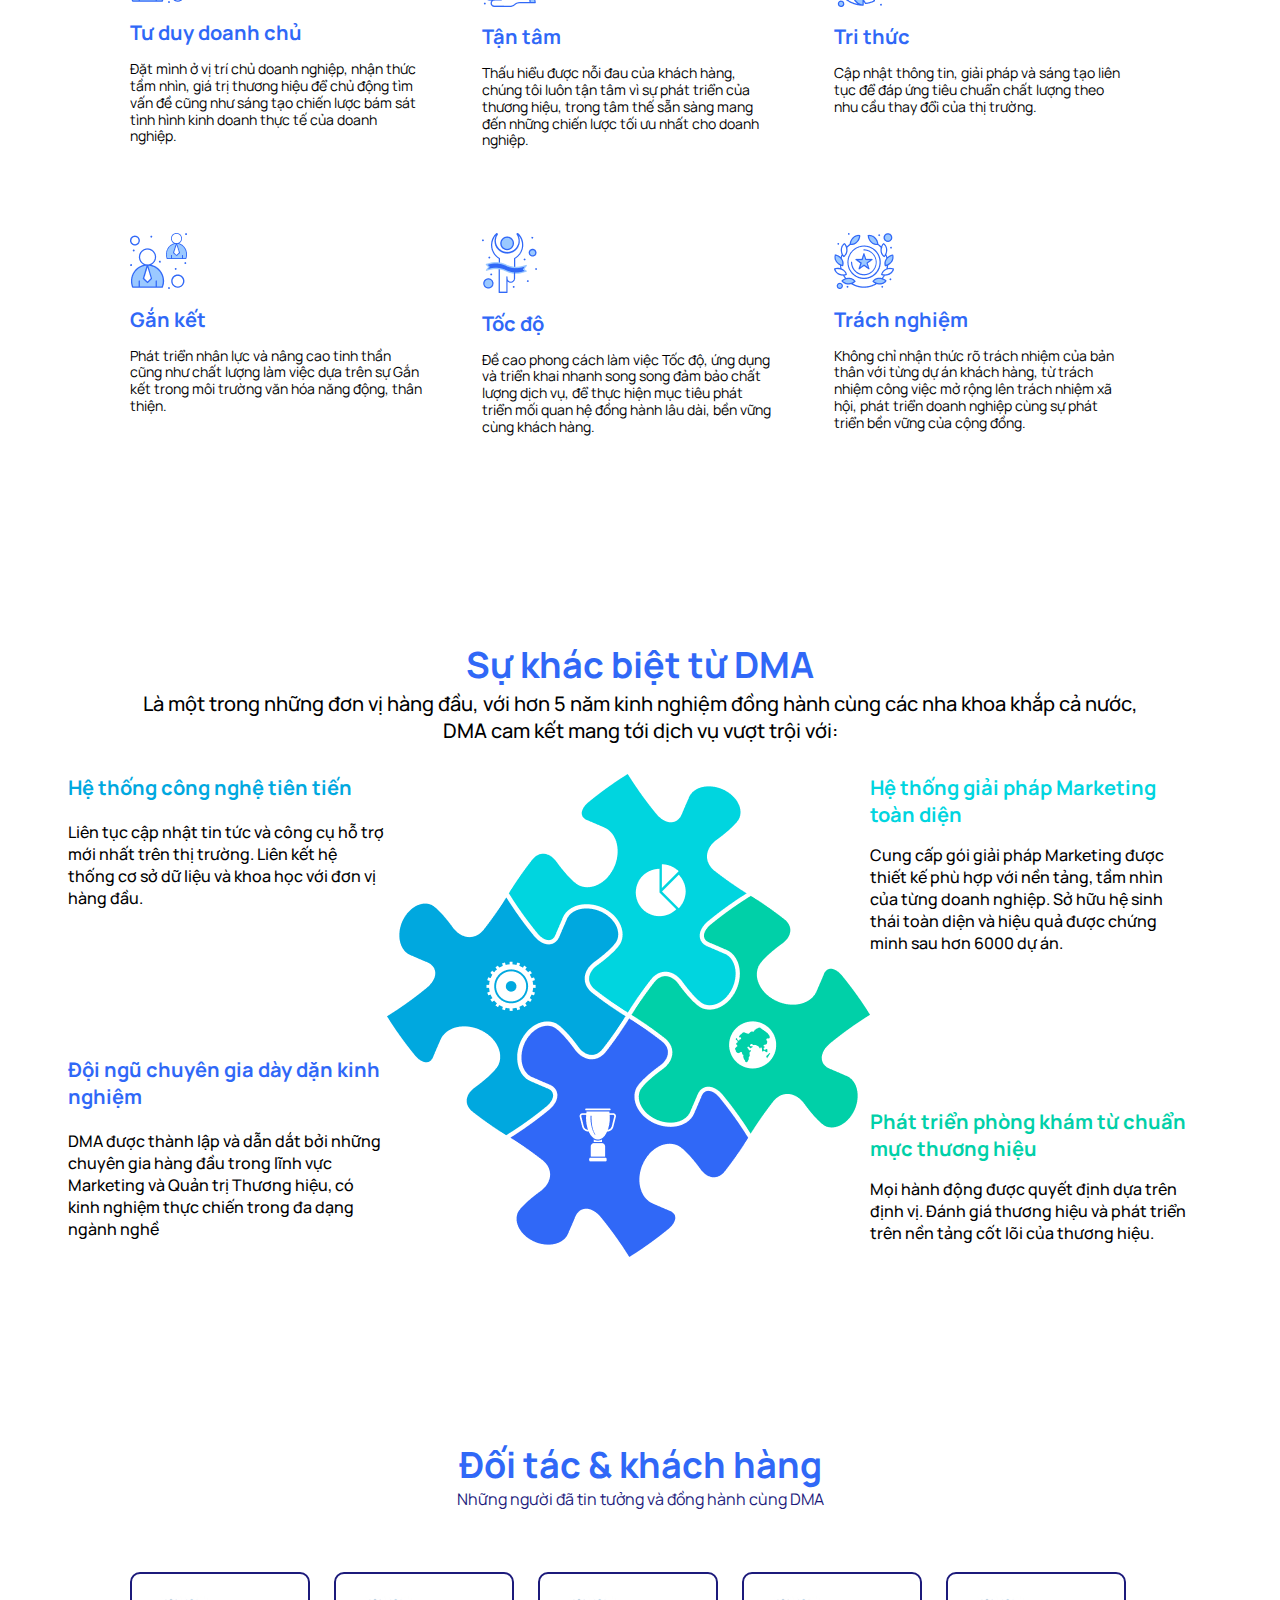
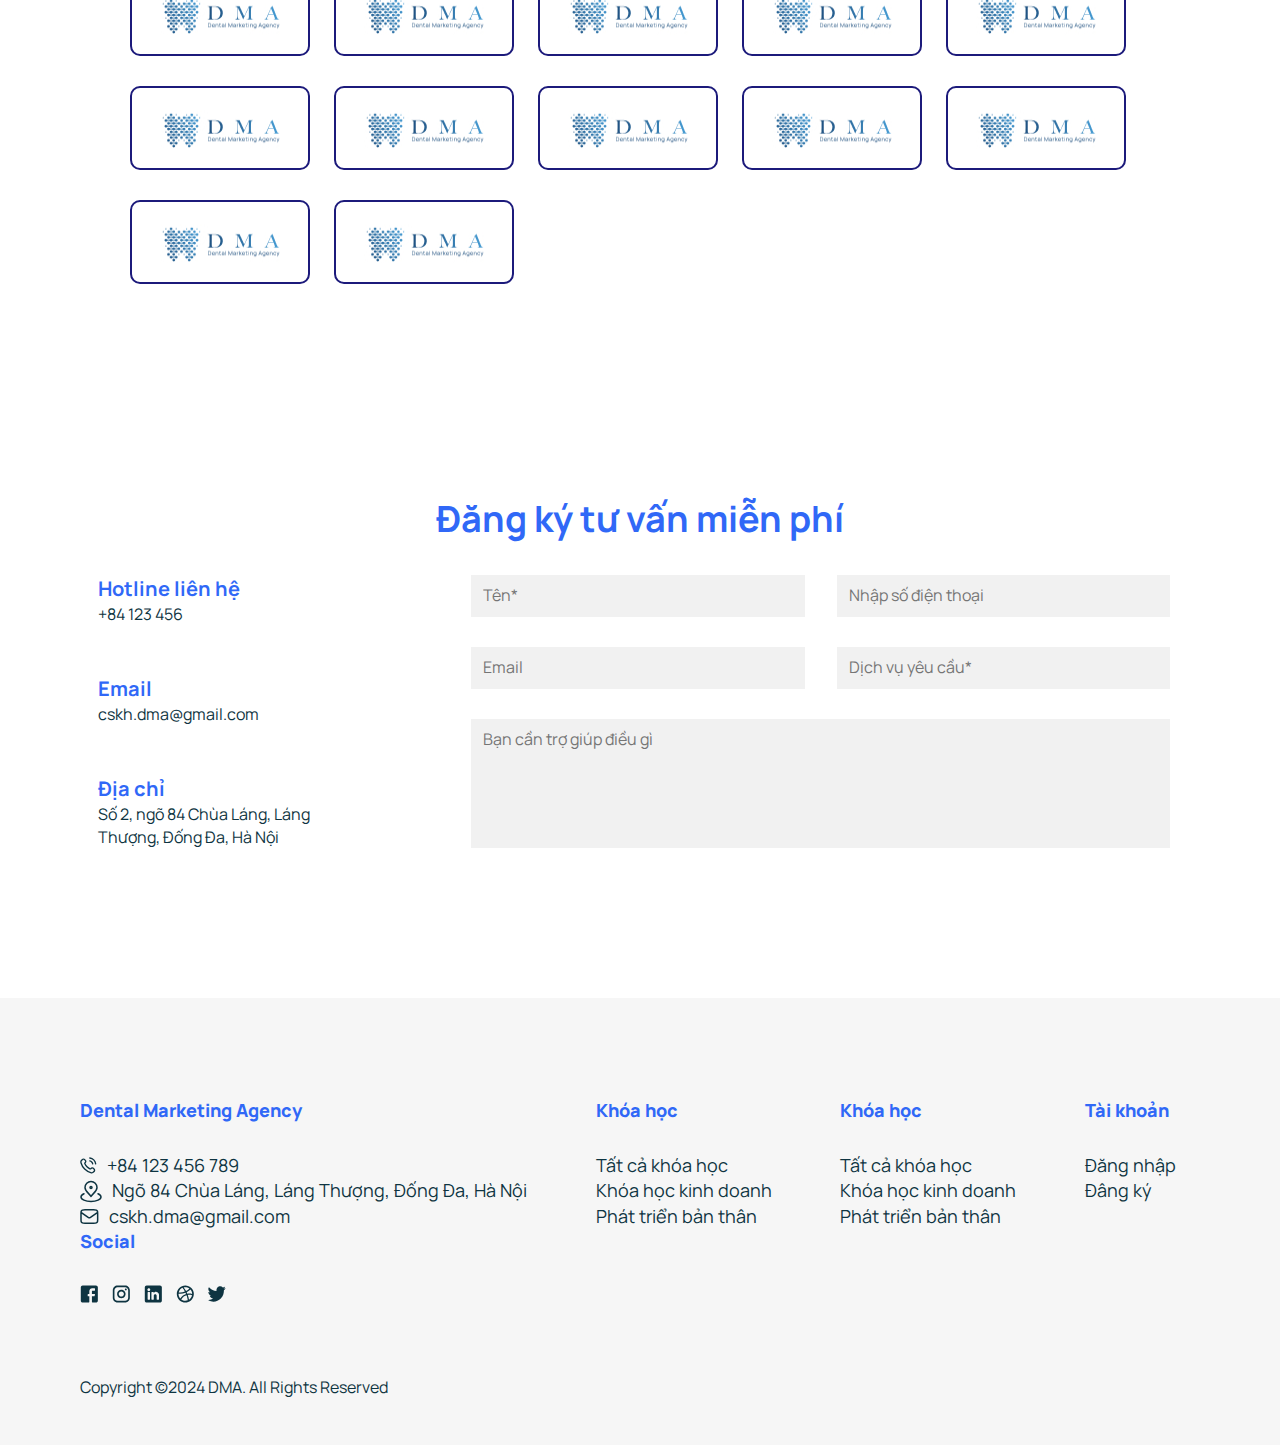
<file: about.html>
<!DOCTYPE html>
<html lang="en">

<head>
  <meta charset="UTF-8" />
  <meta name="viewport" content="width=device-width, initial-scale=1.0" />
  <link rel="icon" href="./images/img_partner.jpg" type="image/png">
  <title>Trang chủ | Dental Marketing Agency</title>
  <link rel="stylesheet" href="./css/reset.css" />
  <link rel="stylesheet" href="./css/grid.css">
  <link rel="stylesheet" href="./css/base.css" />
  <link rel="stylesheet" href="./css/about.css" />
  <link href="https://fonts.googleapis.com/css2?family=Manrope:wght@400;500;600;700&display=swap" rel="stylesheet" />
</head>

<body>
  <div class="wrapper">
    <!-- header -->
   <!-- header -->
   <header class="header">
    <div class="grid wide">
      <div class="row no-gutter justify-between align-center">
        <!-- menu-hamburger -->
        <div class="menu-hamburger xl-0 sm-1">
          <input type="checkbox" id="toggle" class="toggle-checkbox">
          <label for="toggle" class="icon-menu-hamburger">
            <svg xmlns="http://www.w3.org/2000/svg" width="20px" height="20px" viewBox="0 0 448 512">
              <path
                d="M0 96C0 78.3 14.3 64 32 64l384 0c17.7 0 32 14.3 32 32s-14.3 32-32 32L32 128C14.3 128 0 113.7 0 96zM0 256c0-17.7 14.3-32 32-32l384 0c17.7 0 32 14.3 32 32s-14.3 32-32 32L32 288c-17.7 0-32-14.3-32-32zM448 416c0 17.7-14.3 32-32 32L32 448c-17.7 0-32-14.3-32-32s14.3-32 32-32l384 0c17.7 0 32 14.3 32 32z" />
            </svg>
          </label>
          <ul class="menu">
            <label for="toggle" class="close-btn">&times;</label>
            <div class="col logo no-gutter">
               <div class="col logo no-gutter">
              <a href="./index.html"><img src="./images/Logo.png" alt="logo" /></a>
            </div>
            </div>
            <li class="list-menu__item"><a href="./about.html" style="color: var(--text-color);">Về chúng tôi</li></a>
            <li class="list-menu__item marker"><a href="./advise.html"><span>
                  <svg class="dropdown-icon" width="10" height="10" viewBox="0 0 9 7" fill="none"
                    xmlns="http://www.w3.org/2000/svg">
                    <path
                      d="M5.36603 6C4.98113 6.66667 4.01887 6.66667 3.63397 6L1.0359 1.5C0.650999 0.833335 1.13212 2.22131e-07 1.90192 2.89429e-07L7.09808 7.43691e-07C7.86788 8.10989e-07 8.349 0.833334 7.9641 1.5L5.36603 6Z"
                      fill="#3068F7" />
                  </svg>

                </span> Dịch vụ</li></a>
            <li class="list-menu__item"><a href="./product.html"> Sản phẩm</li></a>
            <li class="list-menu__item"><a href="./train.html"> Đào tạo</li></a>
            <li class="list-menu__item"><a href=""> Thiết kế</li></a>
            <li class="list-menu__item"><a href=""> Dental Business</li></a>
            <li class="list-menu__item"><a href="./blog.html"> Blog</li></a>
          </ul>
        </div>
        <div class="col logo no-gutter">
           <div class="col logo no-gutter">
              <a href="./index.html"><img src="./images/Logo.png" alt="logo" /></a>
            </div>
        </div>
        <div class="col sm-0">
          <ul class="list-menu">
            <li class="list-menu__item"><a href="/about.html" style="color: var(--text-color);"> Về chúng tôi</li></a>
            <li class="list-menu__item marker"><a href="/advise.html"><span>
                  <svg class="dropdown-icon" width="10" height="10" viewBox="0 0 9 7" fill="none"
                    xmlns="http://www.w3.org/2000/svg">
                    <path
                      d="M5.36603 6C4.98113 6.66667 4.01887 6.66667 3.63397 6L1.0359 1.5C0.650999 0.833335 1.13212 2.22131e-07 1.90192 2.89429e-07L7.09808 7.43691e-07C7.86788 8.10989e-07 8.349 0.833334 7.9641 1.5L5.36603 6Z"
                      fill="#3068F7" />
                  </svg>

                </span> Dịch vụ</li></a>
            <li class="list-menu__item"><a href="/product.html"> Sản phẩm</li></a>
            <li class="list-menu__item"><a href="/train.html"> Đào tạo</li></a>
            <li class="list-menu__item"><a href=""> Thiết kế</li></a>
            <li class="list-menu__item"><a href=""> Dental Business</li></a>
            <li class="list-menu__item"><a href="/blog.html"> Blog</li></a>
          </ul>
        </div>
        
        <div class="col search sm-0">
          <div class="align-center row" style="margin: 0;height: 100%;">
            <span class="align-center">
              <svg width="27" height="27" viewBox="0 0 27 27" fill="none" xmlns="http://www.w3.org/2000/svg">
                <path fill-rule="evenodd" clip-rule="evenodd"
                  d="M20.8086 18.6822L26.8075 24.6883C27.0754 24.9862 27.0622 25.4424 26.7775 25.7243L25.7277 26.7754C25.5869 26.9175 25.3952 26.9975 25.1953 26.9975C24.9953 26.9975 24.8037 26.9175 24.6629 26.7754L18.664 20.7693C18.4981 20.603 18.3475 20.4221 18.2141 20.2287L17.0893 18.7272C15.2282 20.2151 12.9171 21.0252 10.5355 21.0245C5.62785 21.0416 1.36328 17.6521 0.266542 12.8628C-0.830192 8.07343 1.53362 3.16242 5.95852 1.03721C10.3834 -1.088 15.6885 0.139776 18.733 3.99366C21.7774 7.84754 21.7488 13.299 18.664 17.1206L20.1637 18.1566C20.3979 18.3067 20.6143 18.483 20.8086 18.6822ZM3.03678 10.5138C3.03678 14.6602 6.39402 18.0215 10.5354 18.0215C12.5241 18.0215 14.4314 17.2305 15.8377 15.8225C17.2439 14.4146 18.034 12.505 18.034 10.5138C18.034 6.36749 14.6767 3.00621 10.5354 3.00621C6.39402 3.00621 3.03678 6.36749 3.03678 10.5138Z"
                  fill="#3068F7" />
              </svg>
            </span>
          </div>
        </div>
      </div>
    </div>
  </header>
    <!-- body -->
    <div class="body">
      <!-- Giới thiệu -->
      <section class="introduce grid wide">
        <div class="row align-center">
          <div class="col left xs-12">
            <h2>Hành trình đồng hành cùng
              nha khoa Việt</h2>
            <p> Lorem Ipsum is simply dummy text of the printing and typesetting industry. Lorem Ipsum has
              been the industry's standard dummy text ever since the 1500s, when an unknown printer took a
              galley of type.</p>

          </div>
          <div class="col right xs-12" id="jouney">
            <img src="./images/jouney.png" alt="banner">
            <div class="ellipse"></div>
          </div>
        </div>
        <div class="social-network lg-0">
          <div class="icon">
            <img src="./images/messenger.png" alt="">
          </div>
          <div class="icon" style="margin:10px 0">
            <img src="./images/facebook.png" alt="">
          </div>
          <div class="icon">
            <img src="./images/zalo.png" alt="">
          </div>
        </div>
      </section>
      <!-- Chỉ số -->
      <section class="indicators grid wide gutter-top">
        <h3>Những con số <strong>ấn tượng</strong> của chúng tôi</h3>
        <p>DMA sẵn sàng đồng hành và giúp đỡ hàng ngàn doanh nghiệp nâng cao năng lực tranh,
          vươn tầm đến mục tiêu lớn và đáp ứng được tiêu chuẩn chất lượng xứng tầm định vị</p>
        <div class="row">
          <div class="col number">
            <h3>4+</h3>
            <span>Năm kinh nghiệm</span>
          </div>
          <div class="col number">
            <h3>97%</h3>
            <span>Tỉ lệ khách hàng hài lòng</span>
          </div>
          <div class="col number">
            <h3>1200+</h3>
            <span>Dự án hoàn thành</span>
          </div>
          <div class="col number">
            <h3>500+</h3>
            <span>Sản phẩm sáng tạo</span>
          </div>
        </div>
      </section>
      <!-- Hết chỉ số -->
      <!-- Giới thiệu 2 -->
      <section class="introduce grid wide gutter-top">
        <div class="row align-center">
          <div class="col left xs-12">
            <h2>Về chúng tôi</h2>
            <p>Lorem Ipsum is simply dummy text of the printing and typesetting industry.
              Lorem Ipsum has been the industry's standard dummy text ever since the 1500s,
              when an unknown printer took a galley of type</p>
            <button class="btn btn--has-bg mr-4">Tìm hiểu thêm</button>
          </div>
          <div class="col right xl-o-1 xs-12">
            <img src="./images/Group 881.png" alt="banner">
          </div>
        </div>
      </section>
      <!--End Giới thiệu 2 -->
      <!--Dịch vụ -->
      <section class="introduce grid wide gutter-top service" style="margin-top: 145px;">
        <div class="row align-center">
          <div class="col right lg-6">
            <img src="./images/rocket.png" alt="banner" style="display: inline-block;">
          </div>
          <div class="col left lg-6">
            <h2>Sứ mệnh</h2>
            <h4>Nâng tầm giá trị nha khoa Việt</h4>
            <p>DMA mang sứ mệnh giúp các nha khoa Việt phát triển hàng đầu khu vực nhờ xây dựng bản sắc
              thương hiệu độc nhất và nền tảng phát triển bền vững trong thời đại kỹ thuật số.</p>

          </div>
        </div>
      </section>
      <!-- End dịch vụ -->
      <section class="introduce grid wide gutter-top service" style="margin-top: 145px;">
        <div class="row align-center">
          <div class="col left lg-6">
            <h2>Tầm nhìn</h2>
            <h4>Trở thành đơn vị dẫn đầu trong lĩnh vực</h4>
            <p>Định hướng trở thành đơn vị hàng đầu trong lĩnh vực tư vấn và hoạch định chiến lược Marketing
              thương hiệu. DMA tiên phong với hoạt động ứng dụng công nghệ trong hệ thống giải pháp toàn
              diện với yếu tố đổi mới, sáng tạo nhằm phát triển thương hiệu vững bền.</p>

          </div>
          <div class="col right lg-6">
            <img src="./images/vision.png" alt="banner" style="display: inline-block;">
          </div>
        </div>
      </section>
      <!-- Sản phẩm -->
      <section class="products grid wide gutter-top">
        <div class="title">
          <h3>Giá trị cốt lõi</h3>
        </div>
        <div class="list-prd row justify-center">
          <div class="col prd sm-6">
            <img src="./images/user.png" alt="">
            <h5>Tư duy doanh chủ</h5>
            <p>Đặt mình ở vị trí chủ doanh nghiệp, nhận thức tầm nhìn, giá trị thương hiệu để chủ động tìm
              vấn đề cũng như sáng tạo chiến lược bám sát tình hình kinh doanh thực tế của doanh nghiệp.
            </p>
          </div>
          <div class="col prd sm-6">
            <img src="./images/core_value_2.png" alt="">
            <h5>Tận tâm</h5>
            <p>Thấu hiểu được nỗi đau của khách hàng, chúng tôi luôn tận tâm vì sự phát triển của thương hiệu, trong tâm
              thế sẵn sàng mang đến những chiến lược tối ưu nhất cho doanh nghiệp.
            </p>
          </div>
          <div class="col prd sm-6">
            <img src="./images/core_value_3.png" alt="">
            <h5>Tri thức</h5>
            <p>Cập nhật thông tin, giải pháp và sáng tạo liên tục để đáp ứng tiêu chuẩn chất lượng theo nhu cầu thay đổi
              của thị trường.
            </p>
          </div>
          <div class="col prd sm-6">
            <img src="./images/core_value_4.png" alt="">
            <h5>Gắn kết</h5>
            <p>Phát triển nhân lực và nâng cao tinh thần cũng như chất lượng làm việc dựa trên sự Gắn kết trong môi
              trường văn hóa năng động, thân thiện.
            </p>
          </div>
          <div class="col prd sm-6">
            <img src="./images/core_value_5.png" alt="">
            <h5>Tốc độ</h5>
            <p>Đề cao phong cách làm việc Tốc độ, ứng dụng và triển khai nhanh song song đảm bảo chất lượng dịch vụ, để
              thực hiện mục tiêu phát triển mối quan hệ đồng hành lâu dài, bền vững cùng khách hàng.
            </p>
          </div>
          <div class="col prd sm-6">
            <img src="./images/core_value_6.png" alt="">
            <h5>Trách nghiệm</h5>
            <p>Không chỉ nhận thức rõ trách nhiệm của bản thân với từng dự án khách hàng, từ trách nhiệm công việc mở
              rộng lên trách nhiệm xã hội, phát triển doanh nghiệp cùng sự phát triển bền vững của cộng đồng.
            </p>
          </div>

        </div>
      </section>
      <section class="grid wide gutter-top difference">
        <div class="title">
          <h3>Sự khác biệt từ DMA</h3>
          <p>Là một trong những đơn vị hàng đầu, với hơn 5 năm kinh nghiệm đồng hành cùng các nha khoa khắp cả
            nước, DMA cam kết mang tới dịch vụ vượt trội với:</p>
        </div>
        <div class="row">
          <div class="left">
            <div class="section-top">
              <h6 style="color: #00A8DF;">Hệ thống công nghệ tiên tiến</h6>
              <p>Liên tục cập nhật tin tức và công cụ hỗ trợ mới nhất trên thị trường.
                Liên kết hệ thống cơ sở dữ liệu và khoa học với đơn vị hàng đầu.</p>
            </div>
            <div class="section-bottom">
              <h6 style="color: var(--primary-color);">Đội ngũ chuyên gia dày dặn kinh nghiệm</h6>
              <p>DMA được thành lập và dẫn dắt bởi những chuyên gia hàng đầu trong lĩnh vực Marketing và
                Quản trị
                Thương hiệu, có kinh nghiệm thực chiến trong đa dạng ngành nghề</p>
            </div>
          </div>
          <div class="bettween">
            <img src="./images/Isolation_Mode.png" alt="">
          </div>
          <div class="right">
            <div class="section-top">
              <h6 style="color: #00D5DF">Hệ thống giải pháp Marketing toàn diện</h6>
              <p>Cung cấp gói giải pháp Marketing được thiết kế phù hợp với nền tảng, tầm nhìn của từng
                doanh
                nghiệp.
                Sở hữu hệ sinh thái toàn diện và hiệu quả được chứng minh sau hơn 6000 dự án.</p>
            </div>
            <div class="section-bottom">
              <h6 style="color: #00D0A8;">Phát triển phòng khám từ chuẩn mực thương hiệu</h6>
              <p>Mọi hành động được quyết định dựa trên định vị.
                Đánh giá thương hiệu và phát triển trên nền tảng cốt lõi của thương hiệu.</p>
            </div>
          </div>
        </div>
      </section>

      <section class="grid wide gutter-top partner">
        <div class="title">
          <h3>Đối tác & khách hàng</h3>
          <p>Những người đã tin tưởng và đồng hành cùng DMA</p>
        </div>
        <div class="row">
          <div class="col">
            <img src="./images/img_partner.jpg" alt="">
          </div>
          <div class="col">
            <img src="./images/img_partner.jpg" alt="">
          </div>
          <div class="col">
            <img src="./images/img_partner.jpg" alt="">
          </div>
          <div class="col">
            <img src="./images/img_partner.jpg" alt="">
          </div>
          <div class="col">
            <img src="./images/img_partner.jpg" alt="">
          </div>
          <div class="col">
            <img src="./images/img_partner.jpg" alt="">
          </div>
          <div class="col">
            <img src="./images/img_partner.jpg" alt="">
          </div>
          <div class="col">
            <img src="./images/img_partner.jpg" alt="">
          </div>
          <div class="col">
            <img src="./images/img_partner.jpg" alt="">
          </div>
          <div class="col">
            <img src="./images/img_partner.jpg" alt="">
          </div>
          <div class="col">
            <img src="./images/img_partner.jpg" alt="">
          </div>
          <div class="col">
            <img src="./images/img_partner.jpg" alt="">
          </div>
        </div>
      </section>
      <!-- Register -->
      <section class="grid wide gutter-top register">
        <div class="title">
          <h3>Đăng ký tư vấn miễn phí</h3>
        </div>
        <div class="row justify-between">
          <div class="col xl-4 xs-12">
            <div class="info">
              <h6>Hotline liên hệ</h6>
              <p>+84 123 456 </p>
            </div>
            <div class="info">
              <h6>Email</h6>
              <p>cskh.dma@gmail.com</p>
            </div>
            <div class="info">
              <h6>Địa chỉ</h6>
              <p>Số 2, ngõ 84 Chùa Láng, Láng Thượng, Đống Đa, Hà Nội</p>
            </div>
          </div>
          <div class="col xl-8 xs-12 row flex-column">
            <div class="field">
              <input type="text" name="name" id="name" placeholder="Tên*">
              <input type="tel" id="phone" name="phone" pattern="[0-9]{10,11}" maxlength="11"
                placeholder="Nhập số điện thoại" required>
            </div>
            <div class="field">
              <input type="email" name="email" id="email" placeholder="Email">
              <input type="text" name="other" id="other" placeholder="Dịch vụ yêu cầu*">
            </div>
            <textarea name="support" id="support" placeholder="Bạn cần trợ giúp điều gì"></textarea>
          </div>
        </div>
      </section>
      <!-- End register -->
      <footer>
        <div class="grid wide">
          <div class="row justify-between">
            <div class="col">
              <h6>Dental Marketing Agency</h6>
              <p>
                <svg width="16.8" height="16.8" viewBox="0 0 19 19" fill="none" xmlns="http://www.w3.org/2000/svg">
                  <path
                    d="M11.1 4.43294C11.9139 4.59175 12.662 4.98982 13.2484 5.57622C13.8348 6.16262 14.2328 6.91066 14.3916 7.72461M11.1 1.09961C12.791 1.28747 14.368 2.04476 15.5718 3.24712C16.7757 4.44948 17.535 6.02545 17.725 7.71628M7.91413 10.9855C6.91281 9.98419 6.12216 8.85198 5.54216 7.64397C5.49227 7.54006 5.46732 7.48811 5.44816 7.42236C5.38006 7.18873 5.42897 6.90185 5.57065 6.70399C5.61052 6.64832 5.65815 6.60069 5.75341 6.50543C6.04475 6.21409 6.19042 6.06842 6.28565 5.92194C6.64482 5.36953 6.64482 4.65738 6.28565 4.10497C6.19042 3.95849 6.04475 3.81282 5.75341 3.52148L5.59102 3.35909C5.14815 2.91622 4.92671 2.69479 4.6889 2.5745C4.21593 2.33527 3.65738 2.33527 3.18441 2.5745C2.94659 2.69479 2.72516 2.91622 2.28229 3.35909L2.15092 3.49045C1.70957 3.9318 1.4889 4.15248 1.32036 4.45251C1.13334 4.78543 0.998871 5.3025 1.00001 5.68436C1.00103 6.02848 1.06778 6.26366 1.20129 6.73404C1.91877 9.26187 3.27249 11.6472 5.26248 13.6372C7.25246 15.6271 9.63776 16.9809 12.1656 17.6983C12.636 17.8318 12.8711 17.8986 13.2153 17.8996C13.5971 17.9008 14.1142 17.7663 14.4471 17.5793C14.7471 17.4107 14.9678 17.1901 15.4092 16.7487L15.5405 16.6173C15.9834 16.1745 16.2048 15.953 16.3251 15.7152C16.5644 15.2423 16.5644 14.6837 16.3251 14.2107C16.2048 13.9729 15.9834 13.7515 15.5405 13.3086L15.3781 13.1462C15.0868 12.8549 14.9411 12.7092 14.7947 12.614C14.2422 12.2548 13.5301 12.2548 12.9777 12.614C12.8312 12.7092 12.6855 12.8549 12.3942 13.1462C12.2989 13.2415 12.2513 13.2891 12.1956 13.329C11.9978 13.4707 11.7109 13.5196 11.4773 13.4515C11.4115 13.4323 11.3596 13.4074 11.2557 13.3575C10.0476 12.7775 8.91544 11.9868 7.91413 10.9855Z"
                    stroke="#0E3441" stroke-width="1.5" stroke-linecap="round" stroke-linejoin="round" />
                </svg>
                +84 123 456 789
              </p>
              <p>
                <svg width="22" height="23" viewBox="0 0 22 23" fill="none" xmlns="http://www.w3.org/2000/svg">
                  <path
                    d="M4 13.7864C2.14864 14.6031 1 15.7412 1 17C1 19.4853 5.47715 21.5 11 21.5C16.5228 21.5 21 19.4853 21 17C21 15.7412 19.8514 14.6031 18 13.7864M17 7.5C17 11.5637 12.5 13.5 11 16.5C9.5 13.5 5 11.5637 5 7.5C5 4.18629 7.68629 1.5 11 1.5C14.3137 1.5 17 4.18629 17 7.5ZM12 7.5C12 8.05228 11.5523 8.5 11 8.5C10.4477 8.5 10 8.05228 10 7.5C10 6.94772 10.4477 6.5 11 6.5C11.5523 6.5 12 6.94772 12 7.5Z"
                    stroke="#0E3441" stroke-width="1.5" stroke-linecap="round" stroke-linejoin="round" />
                </svg>
                Ngõ 84 Chùa Láng, Láng Thượng, Đống Đa, Hà Nội
              </p>
              <p>
                <svg width="19" height="15" viewBox="0 0 19 15" fill="none" xmlns="http://www.w3.org/2000/svg">
                  <path
                    d="M1 3.33301L7.8041 8.09588C8.35508 8.48156 8.63056 8.6744 8.93022 8.7491C9.19491 8.81508 9.47175 8.81508 9.73645 8.7491C10.0361 8.6744 10.3116 8.48156 10.8626 8.09588L17.6667 3.33301M5 14.1663H13.6667C15.0668 14.1663 15.7669 14.1663 16.3016 13.8939C16.772 13.6542 17.1545 13.2717 17.3942 12.8013C17.6667 12.2665 17.6667 11.5665 17.6667 10.1663V4.83301C17.6667 3.43288 17.6667 2.73281 17.3942 2.19803C17.1545 1.72763 16.772 1.34517 16.3016 1.10549C15.7669 0.833008 15.0668 0.833008 13.6667 0.833008H5C3.59987 0.833008 2.8998 0.833008 2.36502 1.10549C1.89462 1.34517 1.51217 1.72763 1.27248 2.19803C1 2.73281 1 3.43288 1 4.83301V10.1663C1 11.5665 1 12.2665 1.27248 12.8013C1.51217 13.2717 1.89462 13.6542 2.36502 13.8939C2.8998 14.1663 3.59987 14.1663 5 14.1663Z"
                    stroke="#0E3441" stroke-width="1.5" stroke-linecap="round" stroke-linejoin="round" />
                </svg>
                cskh.dma@gmail.com
              </p>
            </div>
            <div class="col">
              <h6>Khóa học</h6>
              <p>Tất cả khóa học</p>
              <p>Khóa học kinh doanh</p>
              <p>Phát triển bản thân</p>
            </div>
            <div class="col">
              <h6>Khóa học</h6>
              <p>Tất cả khóa học</p>
              <p>Khóa học kinh doanh</p>
              <p>Phát triển bản thân</p>
            </div>
            <div class="col">
              <h6>Tài khoản</h6>
              <p>Đăng nhập</p>
              <p>Đâng ký</p>
            </div>
            <div class="col">
              <h6>Social</h6>
              <p>
                <svg width="18" height="18" viewBox="0 0 19 18" fill="none" xmlns="http://www.w3.org/2000/svg">
                  <path
                    d="M18.8398 2V16C18.8398 17.1046 17.9444 18 16.8398 18H13.0898C12.8137 18 12.5898 17.7761 12.5898 17.5V11.5H14.9298C15.1675 11.5 15.3723 11.3328 15.4198 11.1L15.7798 9.3C15.7947 9.22729 15.7765 9.15173 15.7301 9.09378C15.6838 9.03582 15.614 9.00147 15.5398 9H12.5898V5.75C12.5898 5.61193 12.7018 5.5 12.8398 5.5H15.3398C15.616 5.5 15.8398 5.27614 15.8398 5V3.5C15.8398 3.22386 15.616 3 15.3398 3H12.8398C11.183 3 9.83984 4.34315 9.83984 6V9H8.60984C8.3337 9 8.10984 9.22386 8.10984 9.5V11C8.10984 11.2761 8.3337 11.5 8.60984 11.5H9.83984V17.5C9.83984 17.7761 9.61599 18 9.33984 18H2.83984C1.73527 18 0.839844 17.1046 0.839844 16V2C0.839844 0.89543 1.73527 0 2.83984 0H16.8398C17.9444 0 18.8398 0.89543 18.8398 2Z"
                    fill="#0E3441" />
                </svg>
                <svg width="18" height="18" viewBox="0 0 19 18" fill="none" xmlns="http://www.w3.org/2000/svg">
                  <path fill-rule="evenodd" clip-rule="evenodd"
                    d="M13.8398 0H5.83984C3.07842 0 0.839844 2.23858 0.839844 5V13C0.839844 15.7614 3.07842 18 5.83984 18H13.8398C16.6013 18 18.8398 15.7614 18.8398 13V5C18.8398 2.23858 16.6013 0 13.8398 0ZM17.0899 13C17.0844 14.7926 15.6325 16.2445 13.8399 16.25H5.83986C4.04722 16.2445 2.59535 14.7926 2.58986 13V4.99997C2.59535 3.20732 4.04722 1.75546 5.83986 1.74997H13.8399C15.6325 1.75546 17.0844 3.20732 17.0899 4.99997V13ZM14.5899 5.24997C15.1421 5.24997 15.5899 4.80225 15.5899 4.24997C15.5899 3.69768 15.1421 3.24997 14.5899 3.24997C14.0376 3.24997 13.5899 3.69768 13.5899 4.24997C13.5899 4.80225 14.0376 5.24997 14.5899 5.24997ZM9.83986 4.49998C7.35458 4.49998 5.33986 6.51469 5.33986 8.99998C5.33986 11.4853 7.35458 13.5 9.83986 13.5C12.3251 13.5 14.3399 11.4853 14.3399 8.99998C14.3425 7.80569 13.8693 6.65955 13.0248 5.81506C12.1803 4.97056 11.0342 4.49731 9.83986 4.49998ZM7.08986 8.99997C7.08986 10.5187 8.32108 11.75 9.83986 11.75C11.3586 11.75 12.5899 10.5187 12.5899 8.99997C12.5899 7.48118 11.3586 6.24997 9.83986 6.24997C8.32108 6.24997 7.08986 7.48118 7.08986 8.99997Z"
                    fill="#0E3441" />
                </svg>
                <svg width="18" height="18" viewBox="0 0 19 18" fill="none" xmlns="http://www.w3.org/2000/svg">
                  <path fill-rule="evenodd" clip-rule="evenodd"
                    d="M2.83984 0H16.8398C17.9444 0 18.8398 0.89543 18.8398 2V16C18.8398 17.1046 17.9444 18 16.8398 18H2.83984C1.73527 18 0.839844 17.1046 0.839844 16V2C0.839844 0.89543 1.73527 0 2.83984 0ZM5.8398 15C6.11594 15 6.3398 14.7761 6.3398 14.5V7.49997C6.3398 7.22382 6.11594 6.99997 5.8398 6.99997H4.3398C4.06365 6.99997 3.8398 7.22382 3.8398 7.49997V14.5C3.8398 14.7761 4.06365 15 4.3398 15H5.8398ZM5.08982 5.99997C4.26139 5.99997 3.58982 5.32839 3.58982 4.49997C3.58982 3.67154 4.26139 2.99997 5.08982 2.99997C5.91824 2.99997 6.58982 3.67154 6.58982 4.49997C6.58982 5.32839 5.91824 5.99997 5.08982 5.99997ZM15.3398 15C15.616 15 15.8398 14.7761 15.8398 14.5V9.9C15.8723 8.31078 14.6974 6.95452 13.1198 6.76C12.0169 6.65925 10.9481 7.17441 10.3398 8.1V7.5C10.3398 7.22386 10.116 7 9.83984 7H8.33984C8.0637 7 7.83984 7.22386 7.83984 7.5V14.5C7.83984 14.7761 8.0637 15 8.33984 15H9.83984C10.116 15 10.3398 14.7761 10.3398 14.5V10.75C10.3398 9.92157 11.0114 9.25 11.8398 9.25C12.6683 9.25 13.3398 9.92157 13.3398 10.75V14.5C13.3398 14.7761 13.5637 15 13.8398 15H15.3398Z"
                    fill="#0E3441" />
                </svg>
                <svg width="18" height="18" viewBox="0 0 19 18" fill="none" xmlns="http://www.w3.org/2000/svg">
                  <path fill-rule="evenodd" clip-rule="evenodd"
                    d="M9.83984 0C4.86928 0 0.839844 4.02944 0.839844 9C0.839844 13.9706 4.86928 18 9.83984 18C14.8104 18 18.8398 13.9706 18.8398 9C18.8398 6.61305 17.8916 4.32387 16.2038 2.63604C14.516 0.948211 12.2268 0 9.83984 0ZM17.0399 9.00001C16.0092 8.69054 14.939 8.53289 13.8629 8.53201C13.2227 8.54055 12.5844 8.60378 11.9549 8.72101C11.7299 8.17201 11.4959 7.64101 11.2439 7.11001C12.724 6.37049 14.0737 5.3947 15.2399 4.22101C16.408 5.53792 17.049 7.23968 17.0399 9.00001ZM10.6229 5.92199C11.9583 5.25211 13.1745 4.36732 14.2229 3.30299C12.9675 2.33273 11.4266 1.80435 9.83994 1.79999C9.25735 1.80234 8.67718 1.87486 8.11194 2.01599C9.05066 3.24972 9.89028 4.5558 10.6229 5.92199ZM6.7978 2.48397C7.77322 3.74217 8.64317 5.0787 9.3988 6.47997C7.81799 7.09727 6.13685 7.41763 4.4398 7.42497C3.90746 7.41916 3.37577 7.38612 2.8468 7.32597C3.35819 5.19474 4.81248 3.41249 6.7978 2.48397ZM2.63983 8.65799V8.99999C2.644 10.7758 3.3043 12.4874 4.49383 13.806C5.89424 11.5286 8.07626 9.8393 10.6318 9.05399C10.4428 8.58602 10.2269 8.13605 10.0109 7.68608L10.0109 7.68605L10.0108 7.68603L10.0108 7.68599C8.23998 8.39998 6.34919 8.76958 4.43983 8.77499C3.838 8.77291 3.23687 8.73383 2.63983 8.65799ZM5.50201 14.7329C6.73654 12.5966 8.74331 11.015 11.109 10.3139C11.7418 12.0626 12.1912 13.8724 12.45 15.7139C10.1236 16.6292 7.48794 16.2605 5.50201 14.7419V14.7329ZM12.441 10.008C13.0154 11.6499 13.443 13.3395 13.719 15.057C15.3715 14.0016 16.5221 12.3179 16.905 10.395C15.924 10.0682 14.8969 9.90105 13.863 9.89996C13.3871 9.90428 12.912 9.94036 12.441 10.008Z"
                    fill="#0E3441" />
                </svg>
                <svg width="18" height="18" viewBox="0 0 21 18" fill="none" xmlns="http://www.w3.org/2000/svg">
                  <path
                    d="M20.3907 2.60871C19.8746 3.33755 19.2509 3.97332 18.5435 4.49148C18.5435 4.68187 18.5435 4.87226 18.5435 5.07323C18.5491 8.53073 17.2448 11.846 14.9228 14.2759C12.6009 16.7058 9.45559 18.0469 6.19204 17.9987C4.3053 18.0054 2.44273 17.5493 0.750223 16.666C0.658963 16.6238 0.600102 16.5282 0.600449 16.4227V16.3064C0.600449 16.1545 0.71668 16.0314 0.860058 16.0314C2.71467 15.9666 4.50312 15.2858 5.97237 14.0851C4.29368 14.0493 2.7833 12.9964 2.08821 11.3773C2.0531 11.2889 2.06403 11.1875 2.11706 11.1097C2.17008 11.0319 2.25753 10.989 2.34782 10.9965C2.85801 11.0508 3.37329 11.0006 3.86554 10.8485C2.01241 10.4412 0.619996 8.81222 0.420719 6.81849C0.413636 6.72285 0.454116 6.63021 0.527534 6.57404C0.600953 6.51787 0.696697 6.50629 0.780178 6.54348C1.27748 6.77582 1.81431 6.8982 2.3578 6.90311C0.734028 5.77466 0.0326643 3.62829 0.650373 1.67791C0.714136 1.48838 0.867324 1.34838 1.05364 1.30934C1.23997 1.2703 1.43193 1.33798 1.55901 1.48751C3.75019 3.95677 6.76091 5.42819 9.95637 5.59152C9.87452 5.2457 9.83426 4.89031 9.83655 4.53379C9.86644 2.66438 10.9589 0.999071 12.6024 0.317499C14.2459 -0.364072 16.1152 0.0729817 17.3353 1.42405C18.1669 1.2563 18.9709 0.960526 19.7217 0.54613C19.7767 0.509775 19.8464 0.509775 19.9014 0.54613C19.9357 0.604387 19.9357 0.678264 19.9014 0.736522C19.5378 1.61825 18.9234 2.35779 18.1441 2.85199C18.8265 2.76819 19.497 2.59773 20.141 2.34428C20.1953 2.30519 20.2665 2.30519 20.3208 2.34428C20.3662 2.36628 20.4002 2.40837 20.4136 2.45932C20.4271 2.51027 20.4187 2.56492 20.3907 2.60871Z"
                    fill="#0E3441" />
                </svg>
              </p>

            </div>
          </div>
          <p class="copyright">Copyright ©2024 DMA. All Rights Reserved</p>
        </div>
      </footer>
    </div>
  </div>
</body>

</html>
</file>
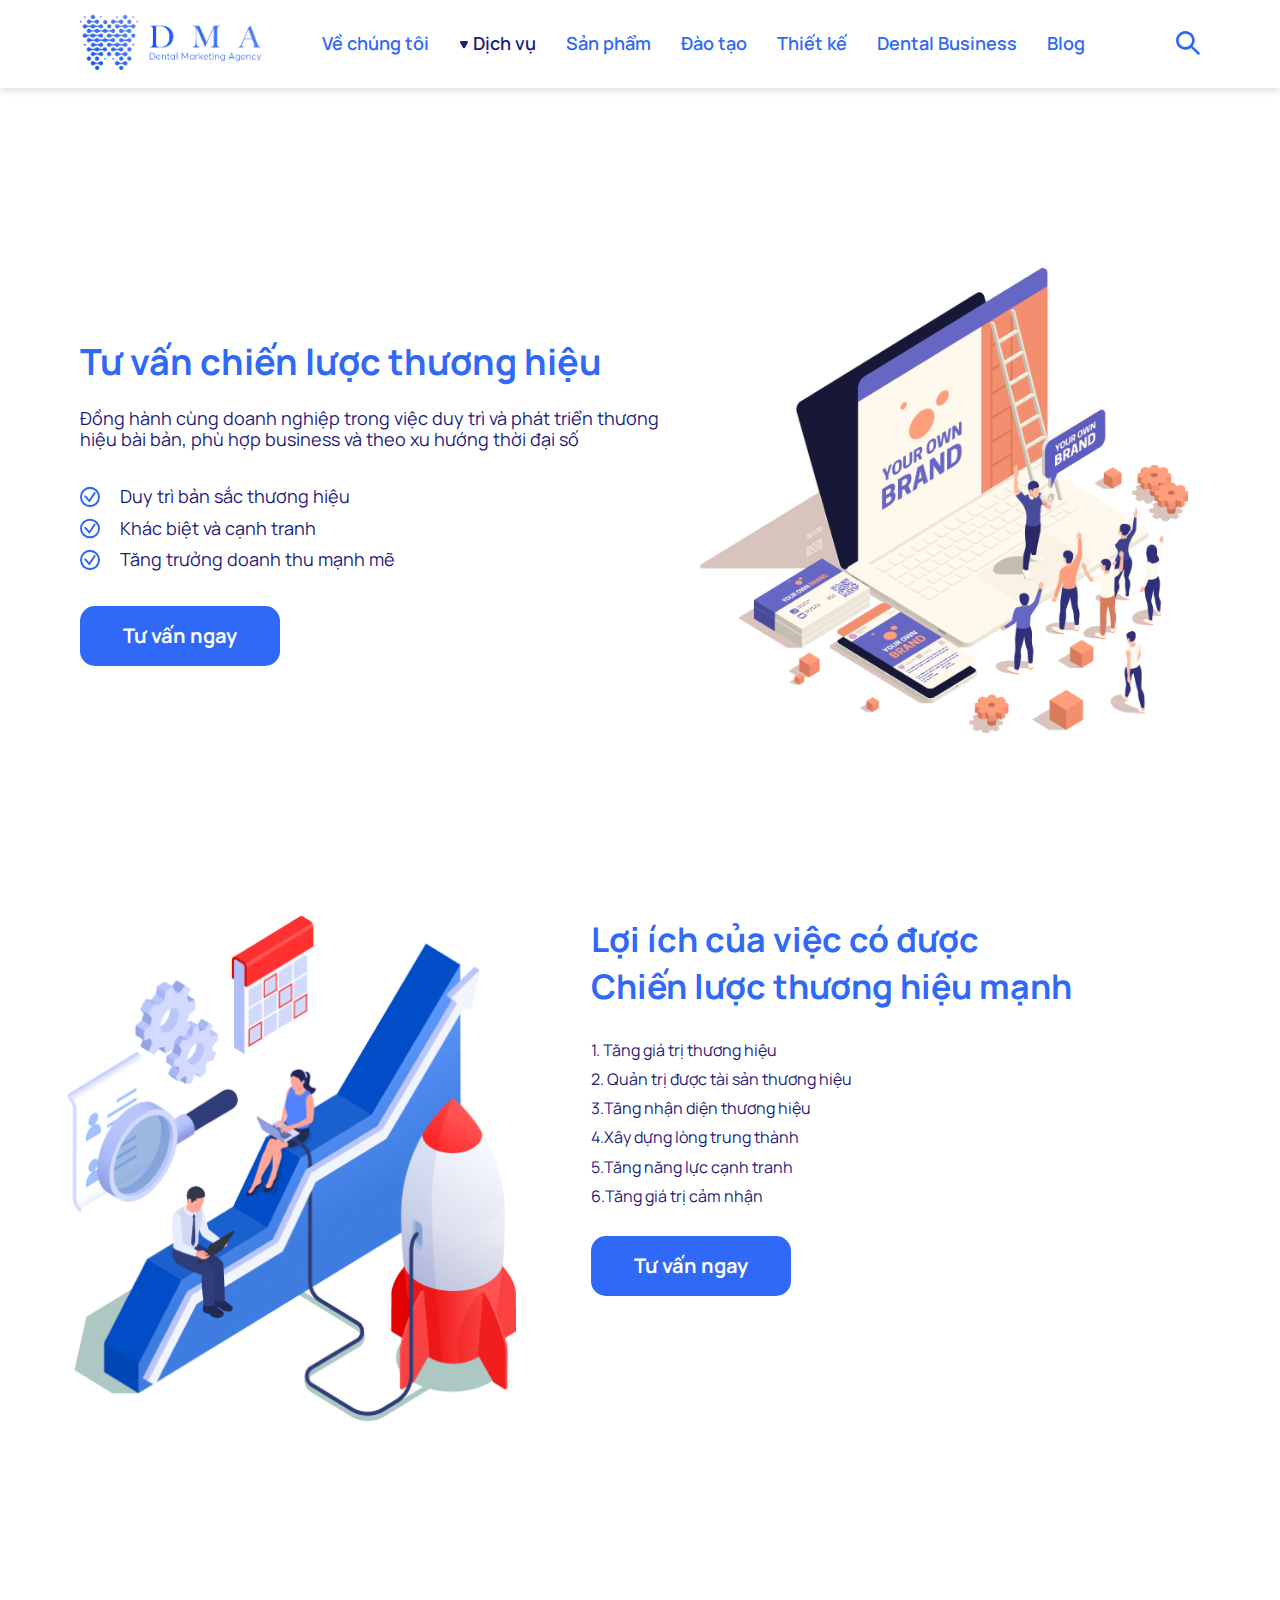
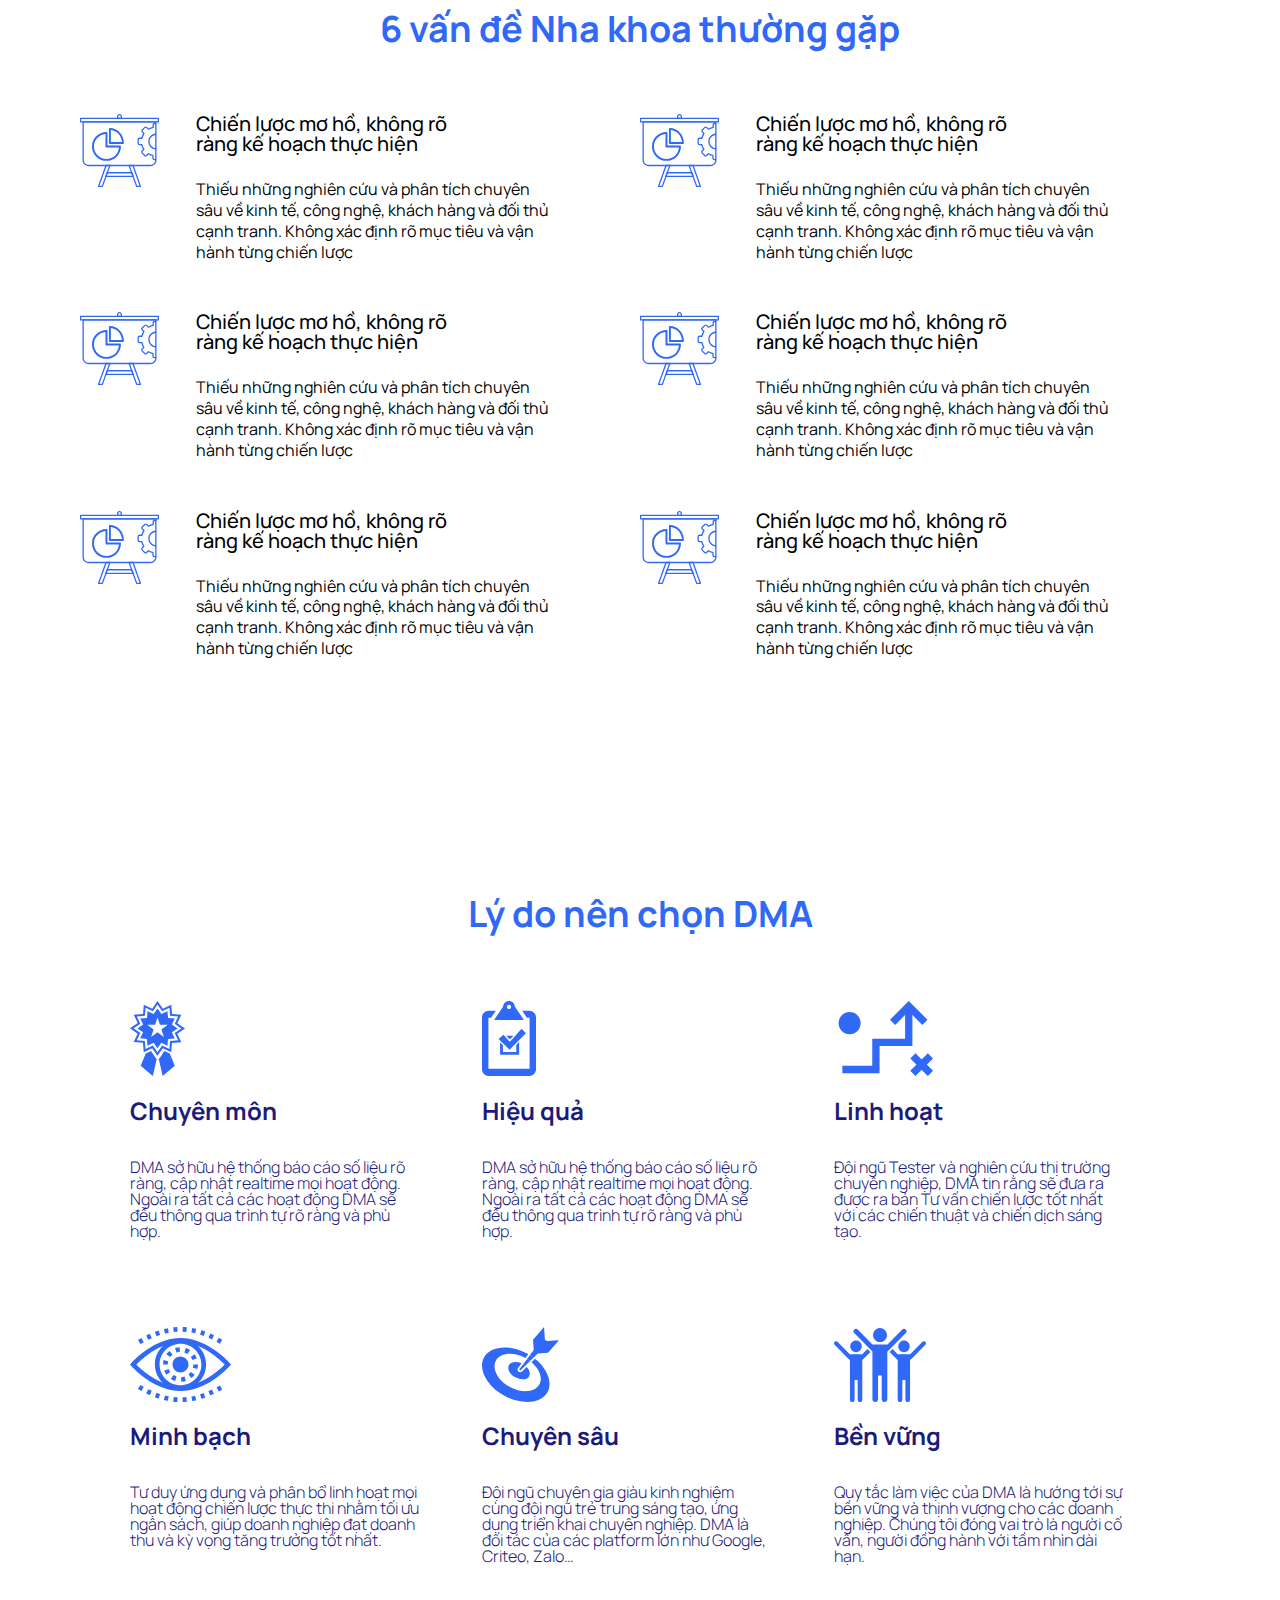
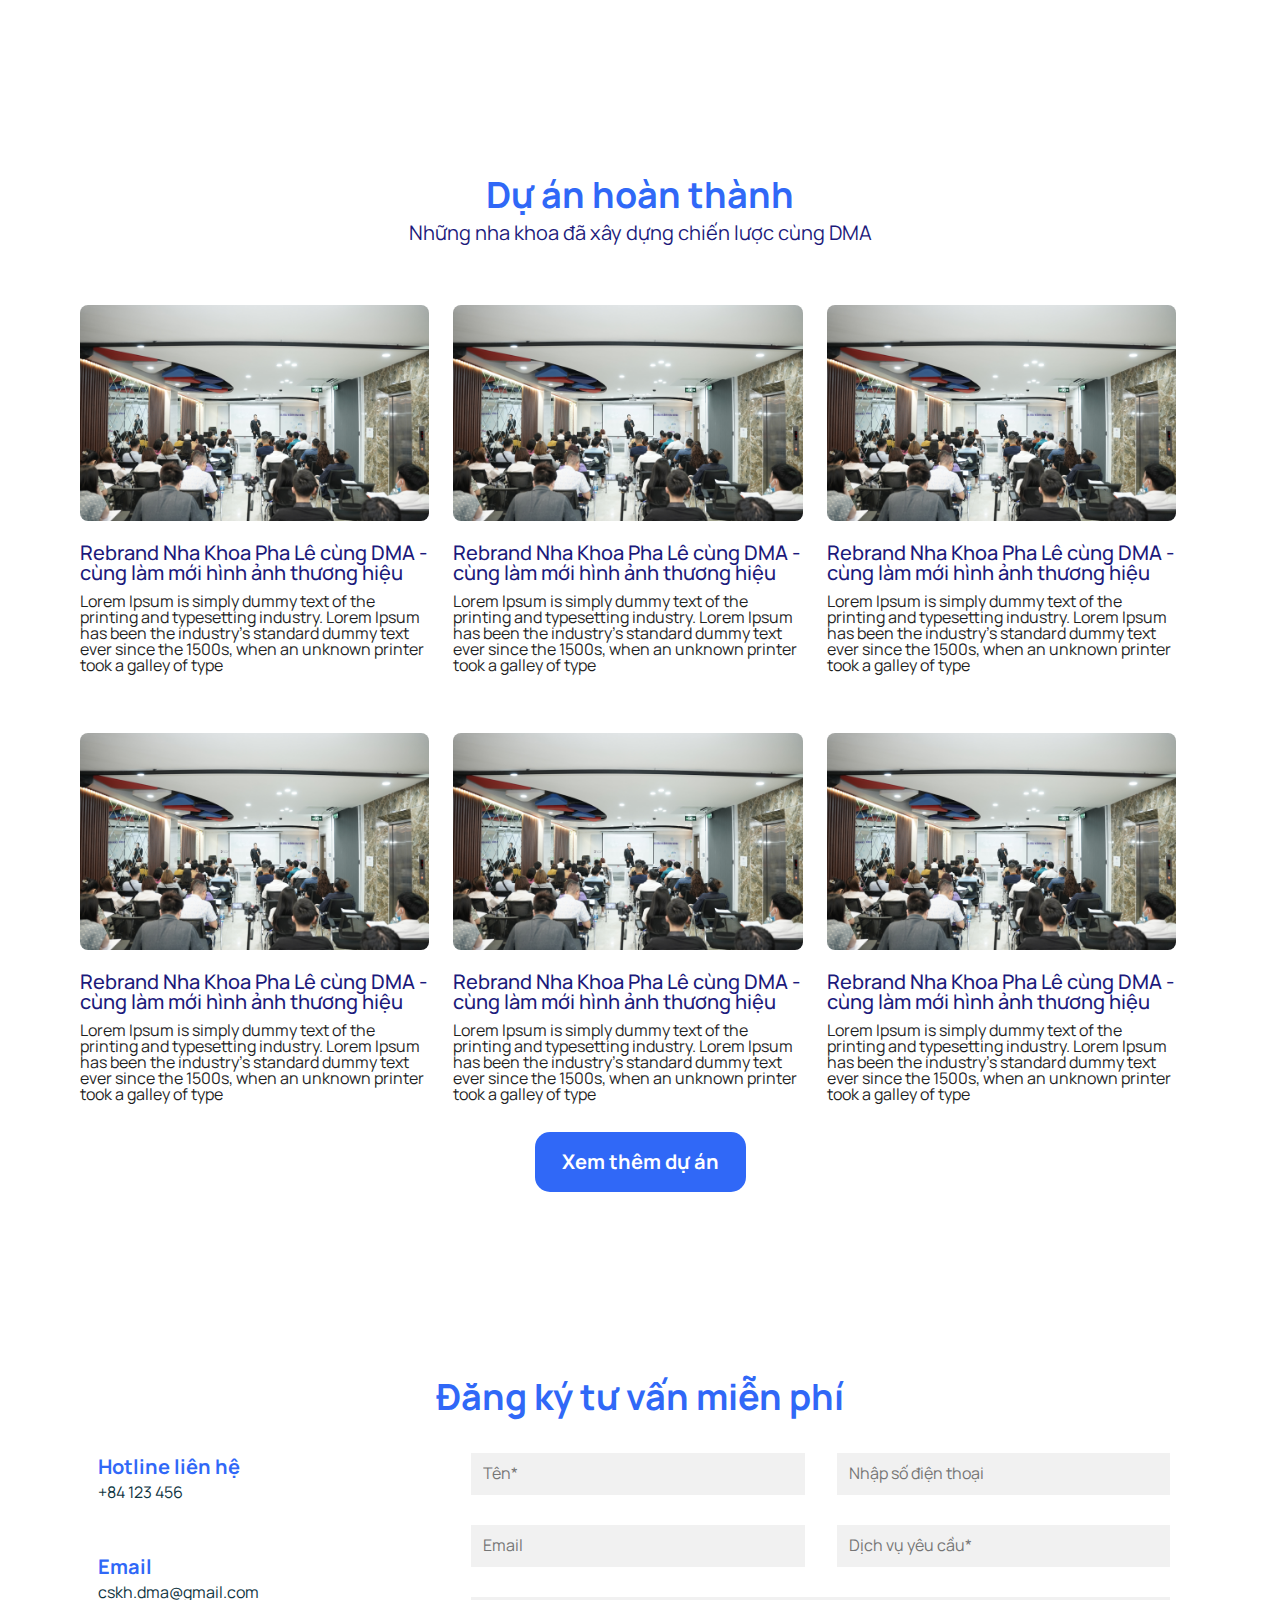
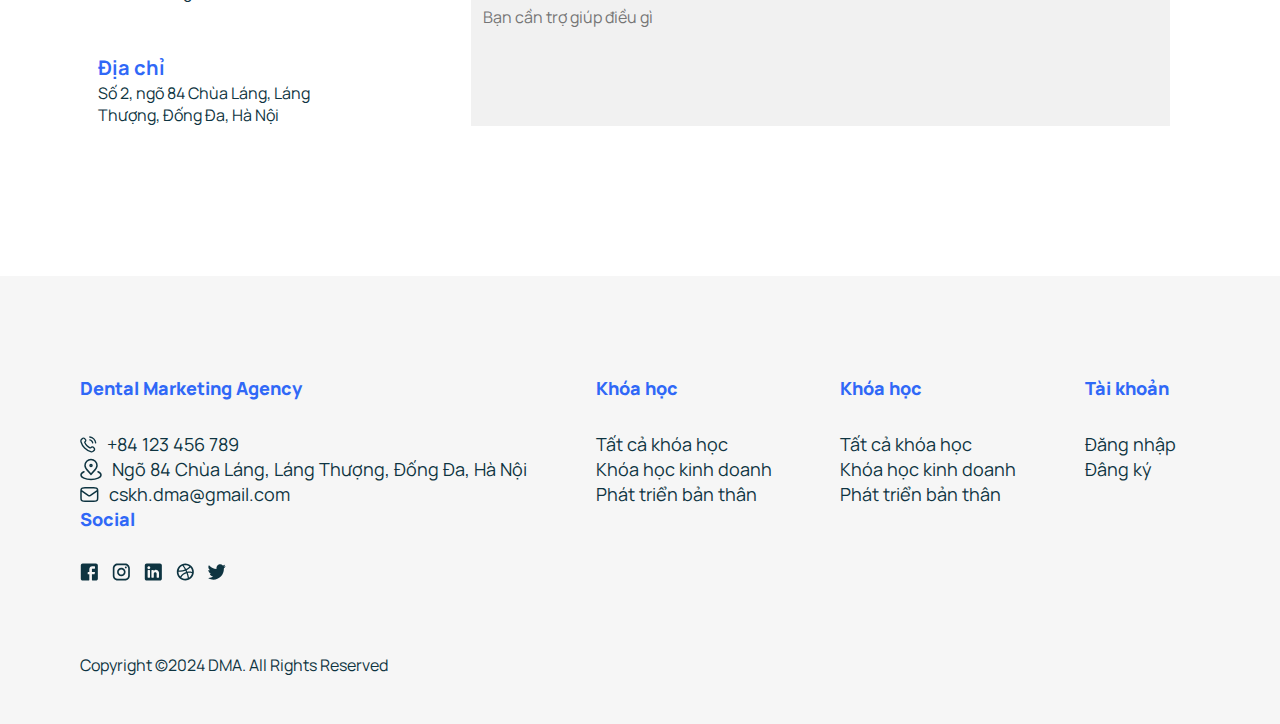
<file: advise.html>
<!DOCTYPE html>
<html>

<head>
  <meta charset="UTF-8" />
  <meta name="viewport" content="width=device-width, initial-scale=1.0" />
  <link rel="icon" href="./images/img_partner.jpg" type="image/png">
  <title>Dịch vụ | Dental Marketing Agency</title>
  <link rel="stylesheet" href="./css/reset.css" />
  <link rel="stylesheet" href="./css/grid.css">
  <link rel="stylesheet" href="./css/base.css" />
  <link rel="stylesheet" href="./css/index.css" />
  <link rel="stylesheet" href="./css/advise.css" />
  <link href="https://fonts.googleapis.com/css2?family=Manrope:wght@400;500;600;700&display=swap" rel="stylesheet" />
</head>

<body>
  <!-- header -->
  <header class="header">
    <div class="grid wide">
      <div class="row no-gutter justify-between align-center">
        <!-- menu-hamburger -->
        <div class="menu-hamburger xl-0 sm-1">
          <input type="checkbox" id="toggle" class="toggle-checkbox">
          <label for="toggle" class="icon-menu-hamburger">
            <svg xmlns="http://www.w3.org/2000/svg" width="20px" height="20px" viewBox="0 0 448 512">
              <path
                d="M0 96C0 78.3 14.3 64 32 64l384 0c17.7 0 32 14.3 32 32s-14.3 32-32 32L32 128C14.3 128 0 113.7 0 96zM0 256c0-17.7 14.3-32 32-32l384 0c17.7 0 32 14.3 32 32s-14.3 32-32 32L32 288c-17.7 0-32-14.3-32-32zM448 416c0 17.7-14.3 32-32 32L32 448c-17.7 0-32-14.3-32-32s14.3-32 32-32l384 0c17.7 0 32 14.3 32 32z" />
            </svg>
          </label>
          <ul class="menu">
            <label for="toggle" class="close-btn">&times;</label>
            <div class="col logo no-gutter">
              <a href="./index.html"><img src="./images/Logo.png" alt="logo" /></a>
            </div>
            <li class="list-menu__item"><a href="./about.html">Về chúng tôi</li></a>
            <li class="list-menu__item marker"><a href="./advise.html" style="color: var(--text-color);"><span>
                  <svg class="dropdown-icon" width="10" height="10" viewBox="0 0 9 7" fill="none"
                    xmlns="http://www.w3.org/2000/svg">
                    <path
                      d="M5.36603 6C4.98113 6.66667 4.01887 6.66667 3.63397 6L1.0359 1.5C0.650999 0.833335 1.13212 2.22131e-07 1.90192 2.89429e-07L7.09808 7.43691e-07C7.86788 8.10989e-07 8.349 0.833334 7.9641 1.5L5.36603 6Z"
                      fill="var(--text-color)" />
                  </svg>

                </span> Dịch vụ</li></a>
            <li class="list-menu__item"><a href="./product.html"> Sản phẩm</li></a>
            <li class="list-menu__item"><a href="./train.html"> Đào tạo</li></a>
            <li class="list-menu__item"><a href=""> Thiết kế</li></a>
            <li class="list-menu__item"><a href=""> Dental Business</li></a>
            <li class="list-menu__item"><a href="./blog.html"> Blog</li></a>
          </ul>
        </div>
        <div class="col logo no-gutter">
          <a href="./index.html"><img src="./images/Logo.png" alt="logo" /></a>
        </div>
        <div class="col sm-0">
          <ul class="list-menu">
            <li class="list-menu__item"><a href="/about.html"> Về chúng tôi</li></a>
            <li class="list-menu__item marker"><a href="/advise.html" style="color: var(--text-color);"><span>
                  <svg class="dropdown-icon" width="10" height="10" viewBox="0 0 9 7" fill="none"
                    xmlns="http://www.w3.org/2000/svg">
                    <path
                      d="M5.36603 6C4.98113 6.66667 4.01887 6.66667 3.63397 6L1.0359 1.5C0.650999 0.833335 1.13212 2.22131e-07 1.90192 2.89429e-07L7.09808 7.43691e-07C7.86788 8.10989e-07 8.349 0.833334 7.9641 1.5L5.36603 6Z"
                      fill="var(--text-color)" />
                  </svg>

                </span> Dịch vụ</li></a>
            <li class="list-menu__item"><a href="/product.html"> Sản phẩm</li></a>
            <li class="list-menu__item"><a href="/train.html"> Đào tạo</li></a>
            <li class="list-menu__item"><a href=""> Thiết kế</li></a>
            <li class="list-menu__item"><a href=""> Dental Business</li></a>
            <li class="list-menu__item"><a href="/blog.html"> Blog</li></a>
          </ul>
        </div>

        <div class="col search sm-0">
          <div class="align-center row" style="margin: 0;height: 100%;">
            <span class="align-center">
              <svg width="27" height="27" viewBox="0 0 27 27" fill="none" xmlns="http://www.w3.org/2000/svg">
                <path fill-rule="evenodd" clip-rule="evenodd"
                  d="M20.8086 18.6822L26.8075 24.6883C27.0754 24.9862 27.0622 25.4424 26.7775 25.7243L25.7277 26.7754C25.5869 26.9175 25.3952 26.9975 25.1953 26.9975C24.9953 26.9975 24.8037 26.9175 24.6629 26.7754L18.664 20.7693C18.4981 20.603 18.3475 20.4221 18.2141 20.2287L17.0893 18.7272C15.2282 20.2151 12.9171 21.0252 10.5355 21.0245C5.62785 21.0416 1.36328 17.6521 0.266542 12.8628C-0.830192 8.07343 1.53362 3.16242 5.95852 1.03721C10.3834 -1.088 15.6885 0.139776 18.733 3.99366C21.7774 7.84754 21.7488 13.299 18.664 17.1206L20.1637 18.1566C20.3979 18.3067 20.6143 18.483 20.8086 18.6822ZM3.03678 10.5138C3.03678 14.6602 6.39402 18.0215 10.5354 18.0215C12.5241 18.0215 14.4314 17.2305 15.8377 15.8225C17.2439 14.4146 18.034 12.505 18.034 10.5138C18.034 6.36749 14.6767 3.00621 10.5354 3.00621C6.39402 3.00621 3.03678 6.36749 3.03678 10.5138Z"
                  fill="#3068F7" />
              </svg>
            </span>
          </div>
        </div>
      </div>
    </div>
  </header>
  <div class="body">
    <section class="introduce grid wide gutter-top">
      <div class="row align-center">
        <div class="col xl-6 xs-12 left">
          <h2>Tư vấn chiến lược thương hiệu</h2>
          <p>Đồng hành cùng doanh nghiệp trong việc duy trì và phát triển thương hiệu bài bản, phù hợp business và theo
            xu hướng thời đại số</p>
          <div class=" check-list">
            <ul>
              <li class="wrap__check__list">
                <img src="./images/checked.svg" />
                <p class="checked-title">Duy trì bản sắc thương hiệu</p>
              </li>
              <li class="wrap__check__list">
                <img src="./images/checked.svg" />
                <p class="checked-title">Khác biệt và cạnh tranh</p>
              </li>
              <li class="wrap__check__list">

                <img src="./images/checked.svg" />
                <p class="checked-title">Tăng trưởng doanh thu mạnh mẽ</p>
              </li>
            </ul>
          </div>
          <div class="row">
            <button class="btn btn--has-bg mr-4">Tư vấn ngay</button>
          </div>
        </div>
        <div class="col xl-6  xs-12 right">
          <div class="advise-banner">
            <img src="./images/advise-banner.png" alt="banner">
          </div>
        </div>
      </div>
    </section>
    <!-- start benefit -->
    <section class="introduce benefit grid wide gutter-top">
      <div class="row ">
        <div class="col xs-12 left">
          <img src="./images/benefit.png" alt="banner">
        </div>
        <div class="col xs-12 right">
          <div class="wrap-content">
            <h2>Lợi ích của việc có được </h2>
            <h2>Chiến lược thương hiệu mạnh</h2>
            <div class="list-benefit">
              <ul>
                <li>
                  <p>1. Tăng giá trị thương hiệu</p>
                </li>
                <li>
                  <p>2. Quản trị được tài sản thương hiệu</p>
                </li>
                <li>
                  <p>3.Tăng nhận diện thương hiệu</p>
                </li>
                <li>
                  <p>4.Xây dựng lòng trung thành</p>
                </li>
                <li>
                  <p>5.Tăng năng lực cạnh tranh</p>
                </li>
                <li>
                  <p>6.Tăng giá trị cảm nhận</p>
                </li>
              </ul>
            </div>
            <button class="btn btn--has-bg mr-4">Tư vấn ngay</button>
          </div>
        </div>
      </div>
    </section>
    <!-- end benefit -->
    <!-- start problem-->
    <section class="problem grid wide gutter-top">
      <div class="title">
        <h3>6 vấn đề Nha khoa thường gặp</h3>
      </div>
      <div class="list-problem row justify-center">
        <div class="item-content col xl-6 xs-12">
          <div class="img-content">
            <img src="./images/problem-1.svg" alt="svg">
          </div>
          <div class="content-detail">
            <p class="content__detail__title">Chiến lược mơ hồ, không rõ ràng
              kế hoạch thực hiện</p>
            <p class="content__detail__desc">Thiếu những nghiên cứu và phân tích chuyên sâu về kinh tế, công nghệ,
              khách hàng và đối thủ cạnh tranh. Không xác định rõ mục tiêu và vận hành từng chiến lược</p>
          </div>
        </div>
        <div class="item-content col xl-6 xs-12">
          <div class="img-content">
            <img src="./images/problem-1.svg" alt="svg">
          </div>
          <div class="content-detail">
            <p class="content__detail__title">Chiến lược mơ hồ, không rõ ràng
              kế hoạch thực hiện</p>
            <p class="content__detail__desc">Thiếu những nghiên cứu và phân tích chuyên sâu về kinh tế, công nghệ,
              khách hàng và đối thủ cạnh tranh. Không xác định rõ mục tiêu và vận hành từng chiến lược</p>
          </div>
        </div>
        <div class="item-content col xl-6 xs-12">
          <div class="img-content">
            <img src="./images/problem-1.svg" alt="svg">
          </div>
          <div class="content-detail">
            <p class="content__detail__title">Chiến lược mơ hồ, không rõ ràng
              kế hoạch thực hiện</p>
            <p class="content__detail__desc">Thiếu những nghiên cứu và phân tích chuyên sâu về kinh tế, công nghệ,
              khách hàng và đối thủ cạnh tranh. Không xác định rõ mục tiêu và vận hành từng chiến lược</p>
          </div>
        </div>
        <div class="item-content col xl-6 xs-12">
          <div class="img-content">
            <img src="./images/problem-1.svg" alt="svg">
          </div>
          <div class="content-detail">
            <p class="content__detail__title">Chiến lược mơ hồ, không rõ ràng
              kế hoạch thực hiện</p>
            <p class="content__detail__desc">Thiếu những nghiên cứu và phân tích chuyên sâu về kinh tế, công nghệ,
              khách hàng và đối thủ cạnh tranh. Không xác định rõ mục tiêu và vận hành từng chiến lược</p>
          </div>
        </div>
        <div class="item-content col xl-6 xs-12">
          <div class="img-content">
            <img src="./images/problem-1.svg" alt="svg">
          </div>
          <div class="content-detail">
            <p class="content__detail__title">Chiến lược mơ hồ, không rõ ràng
              kế hoạch thực hiện</p>
            <p class="content__detail__desc">Thiếu những nghiên cứu và phân tích chuyên sâu về kinh tế, công nghệ,
              khách hàng và đối thủ cạnh tranh. Không xác định rõ mục tiêu và vận hành từng chiến lược</p>
          </div>
        </div>
        <div class="item-content col xl-6 xs-12">
          <div class="img-content">
            <img src="./images/problem-1.svg" alt="svg">
          </div>
          <div class="content-detail">
            <p class="content__detail__title">Chiến lược mơ hồ, không rõ ràng
              kế hoạch thực hiện</p>
            <p class="content__detail__desc">Thiếu những nghiên cứu và phân tích chuyên sâu về kinh tế, công nghệ,
              khách hàng và đối thủ cạnh tranh. Không xác định rõ mục tiêu và vận hành từng chiến lược</p>
          </div>
        </div>
      </div>
    </section>
    <section class="reason grid wide gutter-top">
      <div class="title">
        <h3>Lý do nên chọn DMA</h3>
      </div>
      <div class="list-reason row justify-center">
        <div class="col item-reason xs-6">
          <img src="./images/reason1.svg" alt="svg" />
          <h5>Chuyên môn</h5>
          <p>DMA sở hữu hệ thống báo cáo số liệu rõ ràng, cập nhật realtime mọi hoạt động. Ngoài ra tất cả các hoạt động
            DMA sẽ đều thông qua trình tự rõ ràng và phù hợp.</p>
        </div>
        <div class="col item-reason xs-6">
          <img src="./images/reason2.svg" alt="svg" />
          <h5>Hiệu quả</h5>
          <p>DMA sở hữu hệ thống báo cáo số liệu rõ ràng, cập nhật realtime mọi hoạt động. Ngoài ra tất cả các hoạt động
            DMA sẽ đều thông qua trình tự rõ ràng và phù hợp.</p>
        </div>
        <div class="col item-reason xs-6">
          <img src="./images/reason3.svg" alt="svg" />
          <h5>Linh hoạt</h5>
          <p>Đội ngũ Tester và nghiên cứu thị trường chuyên nghiệp, DMA tin rằng sẽ đưa ra được ra bản Tư vấn chiến lược
            tốt nhất với các chiến thuật và chiến dịch sáng tạo.</p>
        </div>
        <div class="col item-reason xs-6">
          <img src="./images/reason4.svg" alt="svg" />
          <h5>Minh bạch</h5>
          <p>Tư duy ứng dụng và phân bổ linh hoạt mọi hoạt động chiến lược thực thi nhằm tối ưu ngân sách, giúp doanh
            nghiệp đạt doanh thu và kỳ vọng tăng trưởng tốt nhất.</p>
        </div>
        <div class="col item-reason xs-6">
          <img src="./images/reason5.svg" alt="svg" />
          <h5>Chuyên sâu</h5>
          <p>Đội ngũ chuyên gia giàu kinh nghiệm cùng đội ngũ trẻ trung sáng tạo, ứng dụng triển khai chuyên
            nghiệp. DMA là đối tác của các platform lớn như Google, Criteo, Zalo…</p>
        </div>
        <div class="col item-reason xs-6">
          <img src="./images/reason6.svg" alt="svg" />
          <h5>Bền vững</h5>
          <p>Quy tắc làm việc của DMA là hướng tới sự bền vững và thịnh vượng cho các doanh nghiệp. Chúng tôi đóng vai
            trò là người cố vấn, người đồng hành với tầm nhìn dài hạn.</p>
        </div>
      </div>
    </section>
    <!-- end reason -->
    <!-- start project -->
    <section class="project grid wide gutter-top">
      <div class="title">
        <h3>Dự án hoàn thành</h3>
        <p>Những nha khoa đã xây dựng chiến lược cùng DMA</p>
      </div>
      <div class="row list-project">
        <div class="col xl-4 xs-12 sm-6 item-project">
          <img src="/images/vp.png" alt="img">
          <h6>Rebrand Nha Khoa Pha Lê cùng DMA - cùng làm mới hình ảnh thương hiệu</h6>
          <p>Lorem Ipsum is simply dummy text of the printing and typesetting industry. Lorem Ipsum has been the
            industry's standard dummy text ever since the 1500s, when an unknown printer took a galley of type</p>
        </div>
        <div class="col xl-4 xs-12 sm-6 item-project">
          <img src="/images/vp.png" alt="img">
          <h6>Rebrand Nha Khoa Pha Lê cùng DMA - cùng làm mới hình ảnh thương hiệu</h6>
          <p>Lorem Ipsum is simply dummy text of the printing and typesetting industry. Lorem Ipsum has been the
            industry's standard dummy text ever since the 1500s, when an unknown printer took a galley of type</p>
        </div>
        <div class="col xl-4 xs-12 sm-6 item-project">
          <img src="/images/vp.png" alt="img">
          <h6>Rebrand Nha Khoa Pha Lê cùng DMA - cùng làm mới hình ảnh thương hiệu</h6>
          <p>Lorem Ipsum is simply dummy text of the printing and typesetting industry. Lorem Ipsum has been the
            industry's standard dummy text ever since the 1500s, when an unknown printer took a galley of type</p>
        </div>
        <div class="col xl-4 xs-12 sm-6 item-project">
          <img src="/images/vp.png" alt="img">
          <h6>Rebrand Nha Khoa Pha Lê cùng DMA - cùng làm mới hình ảnh thương hiệu</h6>
          <p>Lorem Ipsum is simply dummy text of the printing and typesetting industry. Lorem Ipsum has been the
            industry's standard dummy text ever since the 1500s, when an unknown printer took a galley of type</p>
        </div>
        <div class="col xl-4 xs-12 sm-6 item-project">
          <img src="/images/vp.png" alt="img">
          <h6>Rebrand Nha Khoa Pha Lê cùng DMA - cùng làm mới hình ảnh thương hiệu</h6>
          <p>Lorem Ipsum is simply dummy text of the printing and typesetting industry. Lorem Ipsum has been the
            industry's standard dummy text ever since the 1500s, when an unknown printer took a galley of type</p>
        </div>
        <div class="col xl-4 xs-12 sm-6 item-project">
          <img src="/images//vp.png" alt="img">
          <h6>Rebrand Nha Khoa Pha Lê cùng DMA - cùng làm mới hình ảnh thương hiệu</h6>
          <p>Lorem Ipsum is simply dummy text of the printing and typesetting industry. Lorem Ipsum has been the
            industry's standard dummy text ever since the 1500s, when an unknown printer took a galley of type</p>
        </div>
      </div>
      <button class="btn btn--has-bg">Xem thêm dự án</button>
    </section>
    <!-- Register -->
    <section class="grid wide gutter-top register">
      <div class="title">
        <h3>Đăng ký tư vấn miễn phí</h3>
      </div>
      <div class="row justify-between">
        <div class="col xl-4 xs-12">
          <div class="info">
            <h6>Hotline liên hệ</h6>
            <p>+84 123 456 </p>
          </div>
          <div class="info">
            <h6>Email</h6>
            <p>cskh.dma@gmail.com</p>
          </div>
          <div class="info">
            <h6>Địa chỉ</h6>
            <p>Số 2, ngõ 84 Chùa Láng, Láng Thượng, Đống Đa, Hà Nội</p>
          </div>
        </div>
        <div class="col xl-8 xs-12 row flex-column">
          <div class="field">
            <input type="text" name="name" id="name" placeholder="Tên*">
            <input type="tel" id="phone" name="phone" pattern="[0-9]{10,11}" maxlength="11"
              placeholder="Nhập số điện thoại" required>
          </div>
          <div class="field">
            <input type="email" name="email" id="email" placeholder="Email">
            <input type="text" name="other" id="other" placeholder="Dịch vụ yêu cầu*">
          </div>
          <textarea name="support" id="support" placeholder="Bạn cần trợ giúp điều gì"></textarea>
        </div>
      </div>
    </section>
    <!-- End register -->
    <footer>
      <div class="grid wide">
        <div class="row justify-between">
          <div class="col sm-order-1">
            <h6>Dental Marketing Agency</h6>
            <p>
              <svg width="16.8" height="16.8" viewBox="0 0 19 19" fill="none" xmlns="http://www.w3.org/2000/svg">
                <path
                  d="M11.1 4.43294C11.9139 4.59175 12.662 4.98982 13.2484 5.57622C13.8348 6.16262 14.2328 6.91066 14.3916 7.72461M11.1 1.09961C12.791 1.28747 14.368 2.04476 15.5718 3.24712C16.7757 4.44948 17.535 6.02545 17.725 7.71628M7.91413 10.9855C6.91281 9.98419 6.12216 8.85198 5.54216 7.64397C5.49227 7.54006 5.46732 7.48811 5.44816 7.42236C5.38006 7.18873 5.42897 6.90185 5.57065 6.70399C5.61052 6.64832 5.65815 6.60069 5.75341 6.50543C6.04475 6.21409 6.19042 6.06842 6.28565 5.92194C6.64482 5.36953 6.64482 4.65738 6.28565 4.10497C6.19042 3.95849 6.04475 3.81282 5.75341 3.52148L5.59102 3.35909C5.14815 2.91622 4.92671 2.69479 4.6889 2.5745C4.21593 2.33527 3.65738 2.33527 3.18441 2.5745C2.94659 2.69479 2.72516 2.91622 2.28229 3.35909L2.15092 3.49045C1.70957 3.9318 1.4889 4.15248 1.32036 4.45251C1.13334 4.78543 0.998871 5.3025 1.00001 5.68436C1.00103 6.02848 1.06778 6.26366 1.20129 6.73404C1.91877 9.26187 3.27249 11.6472 5.26248 13.6372C7.25246 15.6271 9.63776 16.9809 12.1656 17.6983C12.636 17.8318 12.8711 17.8986 13.2153 17.8996C13.5971 17.9008 14.1142 17.7663 14.4471 17.5793C14.7471 17.4107 14.9678 17.1901 15.4092 16.7487L15.5405 16.6173C15.9834 16.1745 16.2048 15.953 16.3251 15.7152C16.5644 15.2423 16.5644 14.6837 16.3251 14.2107C16.2048 13.9729 15.9834 13.7515 15.5405 13.3086L15.3781 13.1462C15.0868 12.8549 14.9411 12.7092 14.7947 12.614C14.2422 12.2548 13.5301 12.2548 12.9777 12.614C12.8312 12.7092 12.6855 12.8549 12.3942 13.1462C12.2989 13.2415 12.2513 13.2891 12.1956 13.329C11.9978 13.4707 11.7109 13.5196 11.4773 13.4515C11.4115 13.4323 11.3596 13.4074 11.2557 13.3575C10.0476 12.7775 8.91544 11.9868 7.91413 10.9855Z"
                  stroke="#0E3441" stroke-width="1.5" stroke-linecap="round" stroke-linejoin="round" />
              </svg>
              +84 123 456 789
            </p>
            <p>
              <svg width="22" height="23" viewBox="0 0 22 23" fill="none" xmlns="http://www.w3.org/2000/svg">
                <path
                  d="M4 13.7864C2.14864 14.6031 1 15.7412 1 17C1 19.4853 5.47715 21.5 11 21.5C16.5228 21.5 21 19.4853 21 17C21 15.7412 19.8514 14.6031 18 13.7864M17 7.5C17 11.5637 12.5 13.5 11 16.5C9.5 13.5 5 11.5637 5 7.5C5 4.18629 7.68629 1.5 11 1.5C14.3137 1.5 17 4.18629 17 7.5ZM12 7.5C12 8.05228 11.5523 8.5 11 8.5C10.4477 8.5 10 8.05228 10 7.5C10 6.94772 10.4477 6.5 11 6.5C11.5523 6.5 12 6.94772 12 7.5Z"
                  stroke="#0E3441" stroke-width="1.5" stroke-linecap="round" stroke-linejoin="round" />
              </svg>
              Ngõ 84 Chùa Láng, Láng Thượng, Đống Đa, Hà Nội
            </p>
            <p>
              <svg width="19" height="15" viewBox="0 0 19 15" fill="none" xmlns="http://www.w3.org/2000/svg">
                <path
                  d="M1 3.33301L7.8041 8.09588C8.35508 8.48156 8.63056 8.6744 8.93022 8.7491C9.19491 8.81508 9.47175 8.81508 9.73645 8.7491C10.0361 8.6744 10.3116 8.48156 10.8626 8.09588L17.6667 3.33301M5 14.1663H13.6667C15.0668 14.1663 15.7669 14.1663 16.3016 13.8939C16.772 13.6542 17.1545 13.2717 17.3942 12.8013C17.6667 12.2665 17.6667 11.5665 17.6667 10.1663V4.83301C17.6667 3.43288 17.6667 2.73281 17.3942 2.19803C17.1545 1.72763 16.772 1.34517 16.3016 1.10549C15.7669 0.833008 15.0668 0.833008 13.6667 0.833008H5C3.59987 0.833008 2.8998 0.833008 2.36502 1.10549C1.89462 1.34517 1.51217 1.72763 1.27248 2.19803C1 2.73281 1 3.43288 1 4.83301V10.1663C1 11.5665 1 12.2665 1.27248 12.8013C1.51217 13.2717 1.89462 13.6542 2.36502 13.8939C2.8998 14.1663 3.59987 14.1663 5 14.1663Z"
                  stroke="#0E3441" stroke-width="1.5" stroke-linecap="round" stroke-linejoin="round" />
              </svg>
              cskh.dma@gmail.com
            </p>
          </div>
          <div class="col sm-order-2">
            <h6>Khóa học</h6>
            <p>Tất cả khóa học</p>
            <p>Khóa học kinh doanh</p>
            <p>Phát triển bản thân</p>
          </div>
          <div class="col sm-order-3">
            <h6>Khóa học</h6>
            <p>Tất cả khóa học</p>
            <p>Khóa học kinh doanh</p>
            <p>Phát triển bản thân</p>
          </div>
          <div class="col sm-order-1">
            <h6>Tài khoản</h6>
            <p>Đăng nhập</p>
            <p>Đâng ký</p>
          </div>
          <div class="col sm-order-5">
            <h6>Social</h6>
            <p>
              <svg width="18" height="18" viewBox="0 0 19 18" fill="none" xmlns="http://www.w3.org/2000/svg">
                <path
                  d="M18.8398 2V16C18.8398 17.1046 17.9444 18 16.8398 18H13.0898C12.8137 18 12.5898 17.7761 12.5898 17.5V11.5H14.9298C15.1675 11.5 15.3723 11.3328 15.4198 11.1L15.7798 9.3C15.7947 9.22729 15.7765 9.15173 15.7301 9.09378C15.6838 9.03582 15.614 9.00147 15.5398 9H12.5898V5.75C12.5898 5.61193 12.7018 5.5 12.8398 5.5H15.3398C15.616 5.5 15.8398 5.27614 15.8398 5V3.5C15.8398 3.22386 15.616 3 15.3398 3H12.8398C11.183 3 9.83984 4.34315 9.83984 6V9H8.60984C8.3337 9 8.10984 9.22386 8.10984 9.5V11C8.10984 11.2761 8.3337 11.5 8.60984 11.5H9.83984V17.5C9.83984 17.7761 9.61599 18 9.33984 18H2.83984C1.73527 18 0.839844 17.1046 0.839844 16V2C0.839844 0.89543 1.73527 0 2.83984 0H16.8398C17.9444 0 18.8398 0.89543 18.8398 2Z"
                  fill="#0E3441" />
              </svg>
              <svg width="18" height="18" viewBox="0 0 19 18" fill="none" xmlns="http://www.w3.org/2000/svg">
                <path fill-rule="evenodd" clip-rule="evenodd"
                  d="M13.8398 0H5.83984C3.07842 0 0.839844 2.23858 0.839844 5V13C0.839844 15.7614 3.07842 18 5.83984 18H13.8398C16.6013 18 18.8398 15.7614 18.8398 13V5C18.8398 2.23858 16.6013 0 13.8398 0ZM17.0899 13C17.0844 14.7926 15.6325 16.2445 13.8399 16.25H5.83986C4.04722 16.2445 2.59535 14.7926 2.58986 13V4.99997C2.59535 3.20732 4.04722 1.75546 5.83986 1.74997H13.8399C15.6325 1.75546 17.0844 3.20732 17.0899 4.99997V13ZM14.5899 5.24997C15.1421 5.24997 15.5899 4.80225 15.5899 4.24997C15.5899 3.69768 15.1421 3.24997 14.5899 3.24997C14.0376 3.24997 13.5899 3.69768 13.5899 4.24997C13.5899 4.80225 14.0376 5.24997 14.5899 5.24997ZM9.83986 4.49998C7.35458 4.49998 5.33986 6.51469 5.33986 8.99998C5.33986 11.4853 7.35458 13.5 9.83986 13.5C12.3251 13.5 14.3399 11.4853 14.3399 8.99998C14.3425 7.80569 13.8693 6.65955 13.0248 5.81506C12.1803 4.97056 11.0342 4.49731 9.83986 4.49998ZM7.08986 8.99997C7.08986 10.5187 8.32108 11.75 9.83986 11.75C11.3586 11.75 12.5899 10.5187 12.5899 8.99997C12.5899 7.48118 11.3586 6.24997 9.83986 6.24997C8.32108 6.24997 7.08986 7.48118 7.08986 8.99997Z"
                  fill="#0E3441" />
              </svg>
              <svg width="18" height="18" viewBox="0 0 19 18" fill="none" xmlns="http://www.w3.org/2000/svg">
                <path fill-rule="evenodd" clip-rule="evenodd"
                  d="M2.83984 0H16.8398C17.9444 0 18.8398 0.89543 18.8398 2V16C18.8398 17.1046 17.9444 18 16.8398 18H2.83984C1.73527 18 0.839844 17.1046 0.839844 16V2C0.839844 0.89543 1.73527 0 2.83984 0ZM5.8398 15C6.11594 15 6.3398 14.7761 6.3398 14.5V7.49997C6.3398 7.22382 6.11594 6.99997 5.8398 6.99997H4.3398C4.06365 6.99997 3.8398 7.22382 3.8398 7.49997V14.5C3.8398 14.7761 4.06365 15 4.3398 15H5.8398ZM5.08982 5.99997C4.26139 5.99997 3.58982 5.32839 3.58982 4.49997C3.58982 3.67154 4.26139 2.99997 5.08982 2.99997C5.91824 2.99997 6.58982 3.67154 6.58982 4.49997C6.58982 5.32839 5.91824 5.99997 5.08982 5.99997ZM15.3398 15C15.616 15 15.8398 14.7761 15.8398 14.5V9.9C15.8723 8.31078 14.6974 6.95452 13.1198 6.76C12.0169 6.65925 10.9481 7.17441 10.3398 8.1V7.5C10.3398 7.22386 10.116 7 9.83984 7H8.33984C8.0637 7 7.83984 7.22386 7.83984 7.5V14.5C7.83984 14.7761 8.0637 15 8.33984 15H9.83984C10.116 15 10.3398 14.7761 10.3398 14.5V10.75C10.3398 9.92157 11.0114 9.25 11.8398 9.25C12.6683 9.25 13.3398 9.92157 13.3398 10.75V14.5C13.3398 14.7761 13.5637 15 13.8398 15H15.3398Z"
                  fill="#0E3441" />
              </svg>
              <svg width="18" height="18" viewBox="0 0 19 18" fill="none" xmlns="http://www.w3.org/2000/svg">
                <path fill-rule="evenodd" clip-rule="evenodd"
                  d="M9.83984 0C4.86928 0 0.839844 4.02944 0.839844 9C0.839844 13.9706 4.86928 18 9.83984 18C14.8104 18 18.8398 13.9706 18.8398 9C18.8398 6.61305 17.8916 4.32387 16.2038 2.63604C14.516 0.948211 12.2268 0 9.83984 0ZM17.0399 9.00001C16.0092 8.69054 14.939 8.53289 13.8629 8.53201C13.2227 8.54055 12.5844 8.60378 11.9549 8.72101C11.7299 8.17201 11.4959 7.64101 11.2439 7.11001C12.724 6.37049 14.0737 5.3947 15.2399 4.22101C16.408 5.53792 17.049 7.23968 17.0399 9.00001ZM10.6229 5.92199C11.9583 5.25211 13.1745 4.36732 14.2229 3.30299C12.9675 2.33273 11.4266 1.80435 9.83994 1.79999C9.25735 1.80234 8.67718 1.87486 8.11194 2.01599C9.05066 3.24972 9.89028 4.5558 10.6229 5.92199ZM6.7978 2.48397C7.77322 3.74217 8.64317 5.0787 9.3988 6.47997C7.81799 7.09727 6.13685 7.41763 4.4398 7.42497C3.90746 7.41916 3.37577 7.38612 2.8468 7.32597C3.35819 5.19474 4.81248 3.41249 6.7978 2.48397ZM2.63983 8.65799V8.99999C2.644 10.7758 3.3043 12.4874 4.49383 13.806C5.89424 11.5286 8.07626 9.8393 10.6318 9.05399C10.4428 8.58602 10.2269 8.13605 10.0109 7.68608L10.0109 7.68605L10.0108 7.68603L10.0108 7.68599C8.23998 8.39998 6.34919 8.76958 4.43983 8.77499C3.838 8.77291 3.23687 8.73383 2.63983 8.65799ZM5.50201 14.7329C6.73654 12.5966 8.74331 11.015 11.109 10.3139C11.7418 12.0626 12.1912 13.8724 12.45 15.7139C10.1236 16.6292 7.48794 16.2605 5.50201 14.7419V14.7329ZM12.441 10.008C13.0154 11.6499 13.443 13.3395 13.719 15.057C15.3715 14.0016 16.5221 12.3179 16.905 10.395C15.924 10.0682 14.8969 9.90105 13.863 9.89996C13.3871 9.90428 12.912 9.94036 12.441 10.008Z"
                  fill="#0E3441" />
              </svg>
              <svg width="18" height="18" viewBox="0 0 21 18" fill="none" xmlns="http://www.w3.org/2000/svg">
                <path
                  d="M20.3907 2.60871C19.8746 3.33755 19.2509 3.97332 18.5435 4.49148C18.5435 4.68187 18.5435 4.87226 18.5435 5.07323C18.5491 8.53073 17.2448 11.846 14.9228 14.2759C12.6009 16.7058 9.45559 18.0469 6.19204 17.9987C4.3053 18.0054 2.44273 17.5493 0.750223 16.666C0.658963 16.6238 0.600102 16.5282 0.600449 16.4227V16.3064C0.600449 16.1545 0.71668 16.0314 0.860058 16.0314C2.71467 15.9666 4.50312 15.2858 5.97237 14.0851C4.29368 14.0493 2.7833 12.9964 2.08821 11.3773C2.0531 11.2889 2.06403 11.1875 2.11706 11.1097C2.17008 11.0319 2.25753 10.989 2.34782 10.9965C2.85801 11.0508 3.37329 11.0006 3.86554 10.8485C2.01241 10.4412 0.619996 8.81222 0.420719 6.81849C0.413636 6.72285 0.454116 6.63021 0.527534 6.57404C0.600953 6.51787 0.696697 6.50629 0.780178 6.54348C1.27748 6.77582 1.81431 6.8982 2.3578 6.90311C0.734028 5.77466 0.0326643 3.62829 0.650373 1.67791C0.714136 1.48838 0.867324 1.34838 1.05364 1.30934C1.23997 1.2703 1.43193 1.33798 1.55901 1.48751C3.75019 3.95677 6.76091 5.42819 9.95637 5.59152C9.87452 5.2457 9.83426 4.89031 9.83655 4.53379C9.86644 2.66438 10.9589 0.999071 12.6024 0.317499C14.2459 -0.364072 16.1152 0.0729817 17.3353 1.42405C18.1669 1.2563 18.9709 0.960526 19.7217 0.54613C19.7767 0.509775 19.8464 0.509775 19.9014 0.54613C19.9357 0.604387 19.9357 0.678264 19.9014 0.736522C19.5378 1.61825 18.9234 2.35779 18.1441 2.85199C18.8265 2.76819 19.497 2.59773 20.141 2.34428C20.1953 2.30519 20.2665 2.30519 20.3208 2.34428C20.3662 2.36628 20.4002 2.40837 20.4136 2.45932C20.4271 2.51027 20.4187 2.56492 20.3907 2.60871Z"
                  fill="#0E3441" />
              </svg>
            </p>

          </div>
        </div>
        <p class="copyright">Copyright ©2024 DMA. All Rights Reserved</p>
      </div>
    </footer>

</body>

</html>
</file>
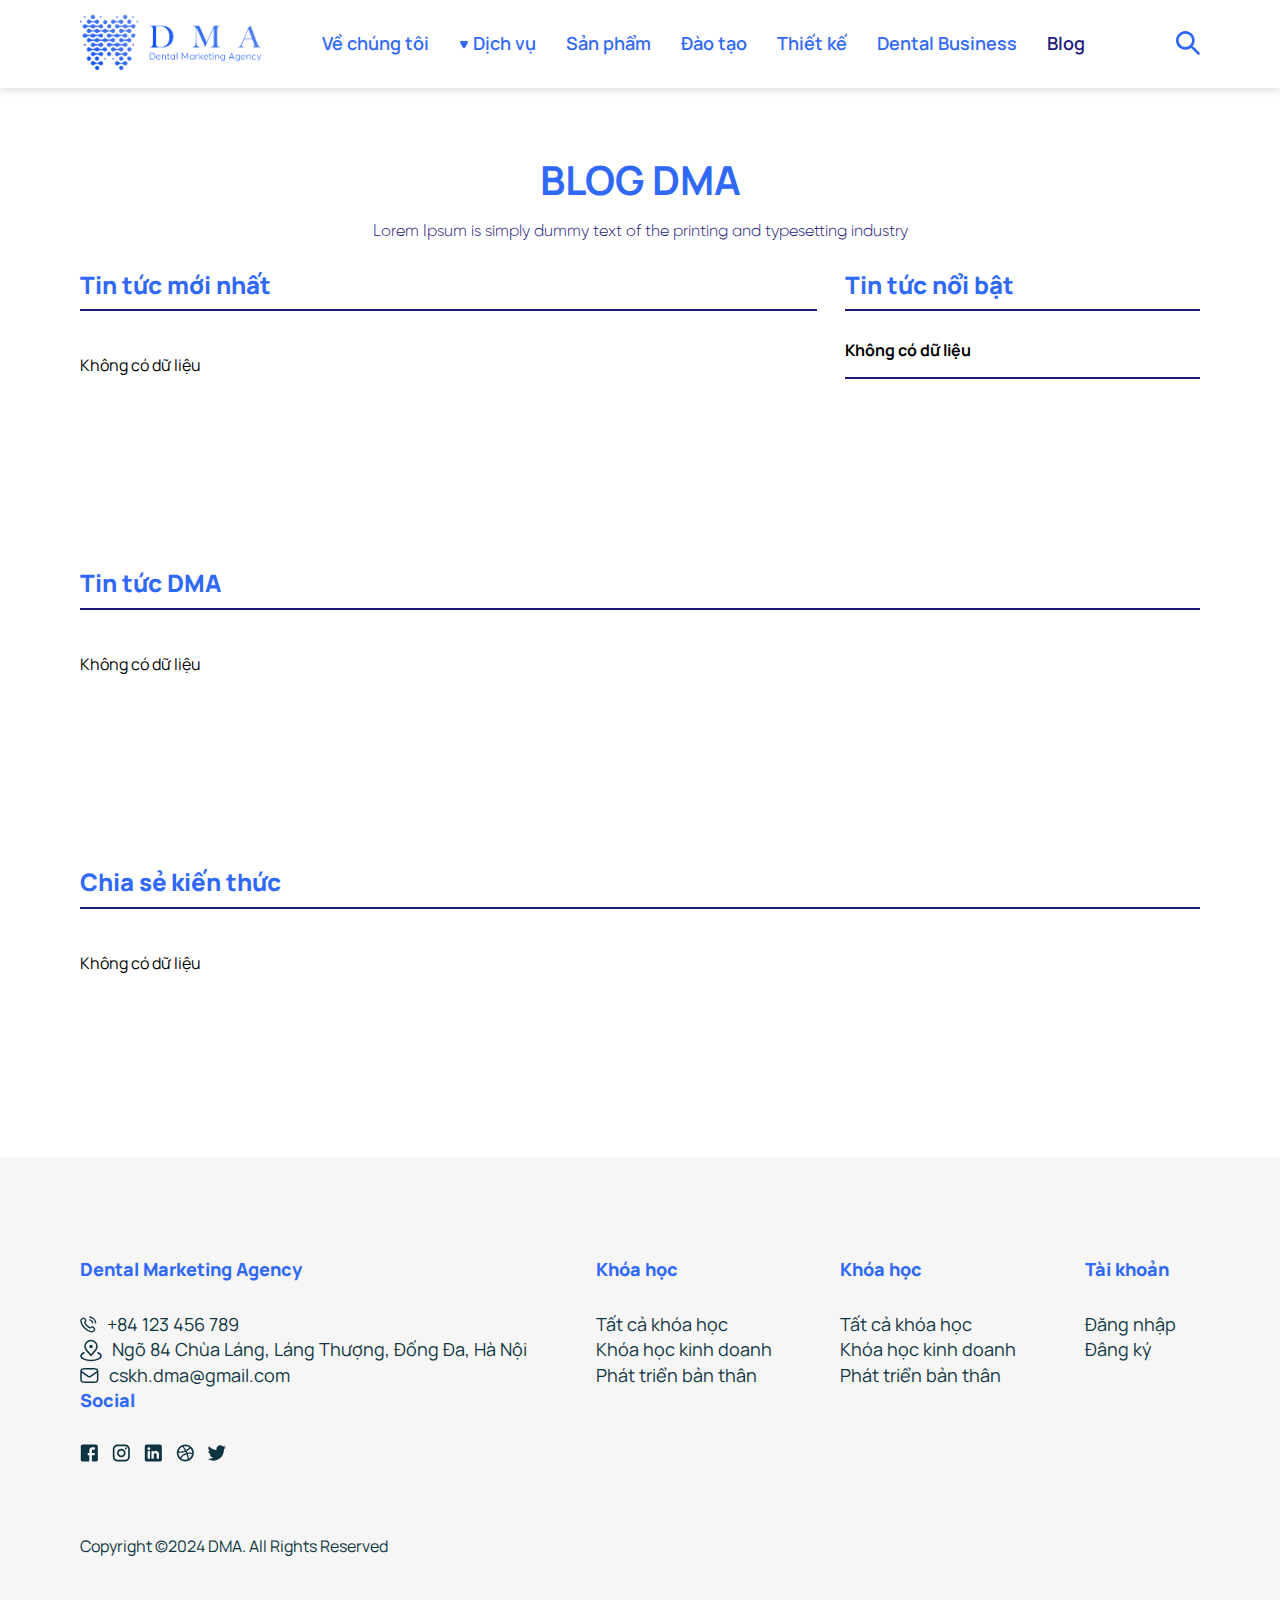
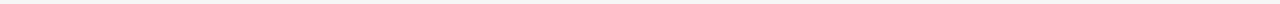
<file: blog.html>
<!DOCTYPE html>
<html lang="en">

<head>
    <meta charset="UTF-8">
    <meta name="viewport" content="width=device-width, initial-scale=1.0">
    <link rel="icon" href="./images/img_partner.jpg" type="image/png">
    <title>Blog | Dental Marketing Agency</title>
    <link rel="stylesheet" href="./css/reset.css" />
    <link rel="stylesheet" href="./css/grid.css">
    <link rel="stylesheet" href="./css/base.css" />
    <link rel="stylesheet" href="./css/blog.css" />
    <link href="https://fonts.googleapis.com/css2?family=Manrope:wght@400;500;600;700&display=swap" rel="stylesheet" />
</head>

<body>
    <!-- header -->
   <div id="content">
    <header class="header">
        <div class="grid wide">
            <div class="row no-gutter justify-between align-center">
                <!-- menu-hamburger -->
                <div class="menu-hamburger xl-0 sm-1">
                    <input type="checkbox" id="toggle" class="toggle-checkbox">
                    <label for="toggle" class="icon-menu-hamburger">
                        <svg xmlns="http://www.w3.org/2000/svg" width="20px" height="20px" viewBox="0 0 448 512">
                            <path
                                d="M0 96C0 78.3 14.3 64 32 64l384 0c17.7 0 32 14.3 32 32s-14.3 32-32 32L32 128C14.3 128 0 113.7 0 96zM0 256c0-17.7 14.3-32 32-32l384 0c17.7 0 32 14.3 32 32s-14.3 32-32 32L32 288c-17.7 0-32-14.3-32-32zM448 416c0 17.7-14.3 32-32 32L32 448c-17.7 0-32-14.3-32-32s14.3-32 32-32l384 0c17.7 0 32 14.3 32 32z" />
                        </svg>
                    </label>
                    <ul class="menu">
                        <label for="toggle" class="close-btn">&times;</label>
                        <div class="col logo no-gutter">
                            <div class="col logo no-gutter">
                                <a href="./index.html"><img src="./images/Logo.png" alt="logo" /></a>
                            </div>
                        </div>
                        <li class="list-menu__item"><a href="./about.html">Về chúng tôi</li></a>
                        <li class="list-menu__item marker"><a href="./advise.html"><span>
                                    <svg class="dropdown-icon" width="10" height="10" viewBox="0 0 9 7" fill="none"
                                        xmlns="http://www.w3.org/2000/svg">
                                        <path
                                            d="M5.36603 6C4.98113 6.66667 4.01887 6.66667 3.63397 6L1.0359 1.5C0.650999 0.833335 1.13212 2.22131e-07 1.90192 2.89429e-07L7.09808 7.43691e-07C7.86788 8.10989e-07 8.349 0.833334 7.9641 1.5L5.36603 6Z"
                                            fill="#3068F7" />
                                    </svg>

                                </span> Dịch vụ</li></a>
                        <li class="list-menu__item"><a href="./product.html"> Sản phẩm</li></a>
                        <li class="list-menu__item"><a href="./train.html"> Đào tạo</li></a>
                        <li class="list-menu__item"><a href=""> Thiết kế</li></a>
                        <li class="list-menu__item"><a href=""> Dental Business</li></a>
                        <li class="list-menu__item"><a href="./blog.html" style="color: var(--text-color);"> Blog</li>
                        </a>
                    </ul>
                </div>
                <div class="col logo no-gutter">
                    <div class="col logo no-gutter">
                        <a href="./index.html"><img src="./images/Logo.png" alt="logo" /></a>
                    </div>
                </div>
                <div class="col sm-0">
                    <ul class="list-menu">
                        <li class="list-menu__item"><a href="/about.html"> Về chúng tôi</li></a>
                        <li class="list-menu__item marker"><a href="/advise.html"><span>
                                    <svg class="dropdown-icon" width="10" height="10" viewBox="0 0 9 7" fill="none"
                                        xmlns="http://www.w3.org/2000/svg">
                                        <path
                                            d="M5.36603 6C4.98113 6.66667 4.01887 6.66667 3.63397 6L1.0359 1.5C0.650999 0.833335 1.13212 2.22131e-07 1.90192 2.89429e-07L7.09808 7.43691e-07C7.86788 8.10989e-07 8.349 0.833334 7.9641 1.5L5.36603 6Z"
                                            fill="#3068F7" />
                                    </svg>

                                </span> Dịch vụ</li></a>
                        <li class="list-menu__item"><a href="/product.html"> Sản phẩm</li></a>
                        <li class="list-menu__item"><a href="/train.html"> Đào tạo</li></a>
                        <li class="list-menu__item"><a href=""> Thiết kế</li></a>
                        <li class="list-menu__item"><a href=""> Dental Business</li></a>
                        <li class="list-menu__item"><a href="/blog.html" style="color: var(--text-color);"> Blog</li>
                        </a>
                    </ul>
                </div>

                <div class="col search sm-0">
                    <div class="align-center row" style="margin: 0;height: 100%;">
                        <span class="align-center">
                            <svg width="27" height="27" viewBox="0 0 27 27" fill="none"
                                xmlns="http://www.w3.org/2000/svg">
                                <path fill-rule="evenodd" clip-rule="evenodd"
                                    d="M20.8086 18.6822L26.8075 24.6883C27.0754 24.9862 27.0622 25.4424 26.7775 25.7243L25.7277 26.7754C25.5869 26.9175 25.3952 26.9975 25.1953 26.9975C24.9953 26.9975 24.8037 26.9175 24.6629 26.7754L18.664 20.7693C18.4981 20.603 18.3475 20.4221 18.2141 20.2287L17.0893 18.7272C15.2282 20.2151 12.9171 21.0252 10.5355 21.0245C5.62785 21.0416 1.36328 17.6521 0.266542 12.8628C-0.830192 8.07343 1.53362 3.16242 5.95852 1.03721C10.3834 -1.088 15.6885 0.139776 18.733 3.99366C21.7774 7.84754 21.7488 13.299 18.664 17.1206L20.1637 18.1566C20.3979 18.3067 20.6143 18.483 20.8086 18.6822ZM3.03678 10.5138C3.03678 14.6602 6.39402 18.0215 10.5354 18.0215C12.5241 18.0215 14.4314 17.2305 15.8377 15.8225C17.2439 14.4146 18.034 12.505 18.034 10.5138C18.034 6.36749 14.6767 3.00621 10.5354 3.00621C6.39402 3.00621 3.03678 6.36749 3.03678 10.5138Z"
                                    fill="#3068F7" />
                            </svg>
                        </span>
                    </div>
                </div>
            </div>
        </div>
    </header>
    <section class="grid wide heading" style="position: relative;">
        <h2>Blog dma</h2>
        <p>Lorem Ipsum is simply dummy text of the printing and typesetting industry</p>
        <div class="social-network lg-0">
            <div class="icon">
                <img src="./images/messenger.png" alt="">
            </div>
            <div class="icon" style="margin:10px 0">
                <img src="./images/facebook.png" alt="">
            </div>
            <div class="icon">
                <img src="./images/zalo.png" alt="">
            </div>
        </div>
    </section>
    <section class="grid wide news">
        <div class="row no-gutter justify-between">
            <div class="col left">
                <h2>Tin tức mới nhất</h2>
                <div class="center">
                </div>
                <div class="row no-gutter">
                    <p class=".no-data">Không có dữ liệu</p>
                </div>
            </div>
            <div class="col right">
                <h2>Tin tức nổi bật</h2>
                <div class="list-news">
                    <p class=".no-data">Không có dữ liệu</p>
                </div>
            </div>
        </div>
    </section>
    <section class="grid wide gutter-top news-dma">
        <h2>Tin tức DMA</h2>
        <div class="row no-gutter">
            <p class=".no-data">Không có dữ liệu</p>
        </div>
    </section>
    <section class="grid wide gutter-top news-dma">
        <h2>Chia sẻ kiến thức</h2>
        <div class="row no-gutter">
            <p class=".no-data">Không có dữ liệu</p>
        </div>
        <div class="pagination">
        </div>

    </section>
    <footer>
        <div class="grid wide">
            <div class="row justify-between">
                <div class="col">
                    <h6>Dental Marketing Agency</h6>
                    <p>
                        <svg width="16.8" height="16.8" viewBox="0 0 19 19" fill="none"
                            xmlns="http://www.w3.org/2000/svg">
                            <path
                                d="M11.1 4.43294C11.9139 4.59175 12.662 4.98982 13.2484 5.57622C13.8348 6.16262 14.2328 6.91066 14.3916 7.72461M11.1 1.09961C12.791 1.28747 14.368 2.04476 15.5718 3.24712C16.7757 4.44948 17.535 6.02545 17.725 7.71628M7.91413 10.9855C6.91281 9.98419 6.12216 8.85198 5.54216 7.64397C5.49227 7.54006 5.46732 7.48811 5.44816 7.42236C5.38006 7.18873 5.42897 6.90185 5.57065 6.70399C5.61052 6.64832 5.65815 6.60069 5.75341 6.50543C6.04475 6.21409 6.19042 6.06842 6.28565 5.92194C6.64482 5.36953 6.64482 4.65738 6.28565 4.10497C6.19042 3.95849 6.04475 3.81282 5.75341 3.52148L5.59102 3.35909C5.14815 2.91622 4.92671 2.69479 4.6889 2.5745C4.21593 2.33527 3.65738 2.33527 3.18441 2.5745C2.94659 2.69479 2.72516 2.91622 2.28229 3.35909L2.15092 3.49045C1.70957 3.9318 1.4889 4.15248 1.32036 4.45251C1.13334 4.78543 0.998871 5.3025 1.00001 5.68436C1.00103 6.02848 1.06778 6.26366 1.20129 6.73404C1.91877 9.26187 3.27249 11.6472 5.26248 13.6372C7.25246 15.6271 9.63776 16.9809 12.1656 17.6983C12.636 17.8318 12.8711 17.8986 13.2153 17.8996C13.5971 17.9008 14.1142 17.7663 14.4471 17.5793C14.7471 17.4107 14.9678 17.1901 15.4092 16.7487L15.5405 16.6173C15.9834 16.1745 16.2048 15.953 16.3251 15.7152C16.5644 15.2423 16.5644 14.6837 16.3251 14.2107C16.2048 13.9729 15.9834 13.7515 15.5405 13.3086L15.3781 13.1462C15.0868 12.8549 14.9411 12.7092 14.7947 12.614C14.2422 12.2548 13.5301 12.2548 12.9777 12.614C12.8312 12.7092 12.6855 12.8549 12.3942 13.1462C12.2989 13.2415 12.2513 13.2891 12.1956 13.329C11.9978 13.4707 11.7109 13.5196 11.4773 13.4515C11.4115 13.4323 11.3596 13.4074 11.2557 13.3575C10.0476 12.7775 8.91544 11.9868 7.91413 10.9855Z"
                                stroke="#0E3441" stroke-width="1.5" stroke-linecap="round" stroke-linejoin="round" />
                        </svg>
                        +84 123 456 789
                    </p>
                    <p>
                        <svg width="22" height="23" viewBox="0 0 22 23" fill="none" xmlns="http://www.w3.org/2000/svg">
                            <path
                                d="M4 13.7864C2.14864 14.6031 1 15.7412 1 17C1 19.4853 5.47715 21.5 11 21.5C16.5228 21.5 21 19.4853 21 17C21 15.7412 19.8514 14.6031 18 13.7864M17 7.5C17 11.5637 12.5 13.5 11 16.5C9.5 13.5 5 11.5637 5 7.5C5 4.18629 7.68629 1.5 11 1.5C14.3137 1.5 17 4.18629 17 7.5ZM12 7.5C12 8.05228 11.5523 8.5 11 8.5C10.4477 8.5 10 8.05228 10 7.5C10 6.94772 10.4477 6.5 11 6.5C11.5523 6.5 12 6.94772 12 7.5Z"
                                stroke="#0E3441" stroke-width="1.5" stroke-linecap="round" stroke-linejoin="round" />
                        </svg>
                        Ngõ 84 Chùa Láng, Láng Thượng, Đống Đa, Hà Nội
                    </p>
                    <p>
                        <svg width="19" height="15" viewBox="0 0 19 15" fill="none" xmlns="http://www.w3.org/2000/svg">
                            <path
                                d="M1 3.33301L7.8041 8.09588C8.35508 8.48156 8.63056 8.6744 8.93022 8.7491C9.19491 8.81508 9.47175 8.81508 9.73645 8.7491C10.0361 8.6744 10.3116 8.48156 10.8626 8.09588L17.6667 3.33301M5 14.1663H13.6667C15.0668 14.1663 15.7669 14.1663 16.3016 13.8939C16.772 13.6542 17.1545 13.2717 17.3942 12.8013C17.6667 12.2665 17.6667 11.5665 17.6667 10.1663V4.83301C17.6667 3.43288 17.6667 2.73281 17.3942 2.19803C17.1545 1.72763 16.772 1.34517 16.3016 1.10549C15.7669 0.833008 15.0668 0.833008 13.6667 0.833008H5C3.59987 0.833008 2.8998 0.833008 2.36502 1.10549C1.89462 1.34517 1.51217 1.72763 1.27248 2.19803C1 2.73281 1 3.43288 1 4.83301V10.1663C1 11.5665 1 12.2665 1.27248 12.8013C1.51217 13.2717 1.89462 13.6542 2.36502 13.8939C2.8998 14.1663 3.59987 14.1663 5 14.1663Z"
                                stroke="#0E3441" stroke-width="1.5" stroke-linecap="round" stroke-linejoin="round" />
                        </svg>
                        cskh.dma@gmail.com
                    </p>
                </div>
                <div class="col">
                    <h6>Khóa học</h6>
                    <p>Tất cả khóa học</p>
                    <p>Khóa học kinh doanh</p>
                    <p>Phát triển bản thân</p>
                </div>
                <div class="col">
                    <h6>Khóa học</h6>
                    <p>Tất cả khóa học</p>
                    <p>Khóa học kinh doanh</p>
                    <p>Phát triển bản thân</p>
                </div>
                <div class="col">
                    <h6>Tài khoản</h6>
                    <p>Đăng nhập</p>
                    <p>Đâng ký</p>
                </div>
                <div class="col">
                    <h6>Social</h6>
                    <p>
                        <svg width="18" height="18" viewBox="0 0 19 18" fill="none" xmlns="http://www.w3.org/2000/svg">
                            <path
                                d="M18.8398 2V16C18.8398 17.1046 17.9444 18 16.8398 18H13.0898C12.8137 18 12.5898 17.7761 12.5898 17.5V11.5H14.9298C15.1675 11.5 15.3723 11.3328 15.4198 11.1L15.7798 9.3C15.7947 9.22729 15.7765 9.15173 15.7301 9.09378C15.6838 9.03582 15.614 9.00147 15.5398 9H12.5898V5.75C12.5898 5.61193 12.7018 5.5 12.8398 5.5H15.3398C15.616 5.5 15.8398 5.27614 15.8398 5V3.5C15.8398 3.22386 15.616 3 15.3398 3H12.8398C11.183 3 9.83984 4.34315 9.83984 6V9H8.60984C8.3337 9 8.10984 9.22386 8.10984 9.5V11C8.10984 11.2761 8.3337 11.5 8.60984 11.5H9.83984V17.5C9.83984 17.7761 9.61599 18 9.33984 18H2.83984C1.73527 18 0.839844 17.1046 0.839844 16V2C0.839844 0.89543 1.73527 0 2.83984 0H16.8398C17.9444 0 18.8398 0.89543 18.8398 2Z"
                                fill="#0E3441" />
                        </svg>
                        <svg width="18" height="18" viewBox="0 0 19 18" fill="none" xmlns="http://www.w3.org/2000/svg">
                            <path fill-rule="evenodd" clip-rule="evenodd"
                                d="M13.8398 0H5.83984C3.07842 0 0.839844 2.23858 0.839844 5V13C0.839844 15.7614 3.07842 18 5.83984 18H13.8398C16.6013 18 18.8398 15.7614 18.8398 13V5C18.8398 2.23858 16.6013 0 13.8398 0ZM17.0899 13C17.0844 14.7926 15.6325 16.2445 13.8399 16.25H5.83986C4.04722 16.2445 2.59535 14.7926 2.58986 13V4.99997C2.59535 3.20732 4.04722 1.75546 5.83986 1.74997H13.8399C15.6325 1.75546 17.0844 3.20732 17.0899 4.99997V13ZM14.5899 5.24997C15.1421 5.24997 15.5899 4.80225 15.5899 4.24997C15.5899 3.69768 15.1421 3.24997 14.5899 3.24997C14.0376 3.24997 13.5899 3.69768 13.5899 4.24997C13.5899 4.80225 14.0376 5.24997 14.5899 5.24997ZM9.83986 4.49998C7.35458 4.49998 5.33986 6.51469 5.33986 8.99998C5.33986 11.4853 7.35458 13.5 9.83986 13.5C12.3251 13.5 14.3399 11.4853 14.3399 8.99998C14.3425 7.80569 13.8693 6.65955 13.0248 5.81506C12.1803 4.97056 11.0342 4.49731 9.83986 4.49998ZM7.08986 8.99997C7.08986 10.5187 8.32108 11.75 9.83986 11.75C11.3586 11.75 12.5899 10.5187 12.5899 8.99997C12.5899 7.48118 11.3586 6.24997 9.83986 6.24997C8.32108 6.24997 7.08986 7.48118 7.08986 8.99997Z"
                                fill="#0E3441" />
                        </svg>
                        <svg width="18" height="18" viewBox="0 0 19 18" fill="none" xmlns="http://www.w3.org/2000/svg">
                            <path fill-rule="evenodd" clip-rule="evenodd"
                                d="M2.83984 0H16.8398C17.9444 0 18.8398 0.89543 18.8398 2V16C18.8398 17.1046 17.9444 18 16.8398 18H2.83984C1.73527 18 0.839844 17.1046 0.839844 16V2C0.839844 0.89543 1.73527 0 2.83984 0ZM5.8398 15C6.11594 15 6.3398 14.7761 6.3398 14.5V7.49997C6.3398 7.22382 6.11594 6.99997 5.8398 6.99997H4.3398C4.06365 6.99997 3.8398 7.22382 3.8398 7.49997V14.5C3.8398 14.7761 4.06365 15 4.3398 15H5.8398ZM5.08982 5.99997C4.26139 5.99997 3.58982 5.32839 3.58982 4.49997C3.58982 3.67154 4.26139 2.99997 5.08982 2.99997C5.91824 2.99997 6.58982 3.67154 6.58982 4.49997C6.58982 5.32839 5.91824 5.99997 5.08982 5.99997ZM15.3398 15C15.616 15 15.8398 14.7761 15.8398 14.5V9.9C15.8723 8.31078 14.6974 6.95452 13.1198 6.76C12.0169 6.65925 10.9481 7.17441 10.3398 8.1V7.5C10.3398 7.22386 10.116 7 9.83984 7H8.33984C8.0637 7 7.83984 7.22386 7.83984 7.5V14.5C7.83984 14.7761 8.0637 15 8.33984 15H9.83984C10.116 15 10.3398 14.7761 10.3398 14.5V10.75C10.3398 9.92157 11.0114 9.25 11.8398 9.25C12.6683 9.25 13.3398 9.92157 13.3398 10.75V14.5C13.3398 14.7761 13.5637 15 13.8398 15H15.3398Z"
                                fill="#0E3441" />
                        </svg>
                        <svg width="18" height="18" viewBox="0 0 19 18" fill="none" xmlns="http://www.w3.org/2000/svg">
                            <path fill-rule="evenodd" clip-rule="evenodd"
                                d="M9.83984 0C4.86928 0 0.839844 4.02944 0.839844 9C0.839844 13.9706 4.86928 18 9.83984 18C14.8104 18 18.8398 13.9706 18.8398 9C18.8398 6.61305 17.8916 4.32387 16.2038 2.63604C14.516 0.948211 12.2268 0 9.83984 0ZM17.0399 9.00001C16.0092 8.69054 14.939 8.53289 13.8629 8.53201C13.2227 8.54055 12.5844 8.60378 11.9549 8.72101C11.7299 8.17201 11.4959 7.64101 11.2439 7.11001C12.724 6.37049 14.0737 5.3947 15.2399 4.22101C16.408 5.53792 17.049 7.23968 17.0399 9.00001ZM10.6229 5.92199C11.9583 5.25211 13.1745 4.36732 14.2229 3.30299C12.9675 2.33273 11.4266 1.80435 9.83994 1.79999C9.25735 1.80234 8.67718 1.87486 8.11194 2.01599C9.05066 3.24972 9.89028 4.5558 10.6229 5.92199ZM6.7978 2.48397C7.77322 3.74217 8.64317 5.0787 9.3988 6.47997C7.81799 7.09727 6.13685 7.41763 4.4398 7.42497C3.90746 7.41916 3.37577 7.38612 2.8468 7.32597C3.35819 5.19474 4.81248 3.41249 6.7978 2.48397ZM2.63983 8.65799V8.99999C2.644 10.7758 3.3043 12.4874 4.49383 13.806C5.89424 11.5286 8.07626 9.8393 10.6318 9.05399C10.4428 8.58602 10.2269 8.13605 10.0109 7.68608L10.0109 7.68605L10.0108 7.68603L10.0108 7.68599C8.23998 8.39998 6.34919 8.76958 4.43983 8.77499C3.838 8.77291 3.23687 8.73383 2.63983 8.65799ZM5.50201 14.7329C6.73654 12.5966 8.74331 11.015 11.109 10.3139C11.7418 12.0626 12.1912 13.8724 12.45 15.7139C10.1236 16.6292 7.48794 16.2605 5.50201 14.7419V14.7329ZM12.441 10.008C13.0154 11.6499 13.443 13.3395 13.719 15.057C15.3715 14.0016 16.5221 12.3179 16.905 10.395C15.924 10.0682 14.8969 9.90105 13.863 9.89996C13.3871 9.90428 12.912 9.94036 12.441 10.008Z"
                                fill="#0E3441" />
                        </svg>
                        <svg width="18" height="18" viewBox="0 0 21 18" fill="none" xmlns="http://www.w3.org/2000/svg">
                            <path
                                d="M20.3907 2.60871C19.8746 3.33755 19.2509 3.97332 18.5435 4.49148C18.5435 4.68187 18.5435 4.87226 18.5435 5.07323C18.5491 8.53073 17.2448 11.846 14.9228 14.2759C12.6009 16.7058 9.45559 18.0469 6.19204 17.9987C4.3053 18.0054 2.44273 17.5493 0.750223 16.666C0.658963 16.6238 0.600102 16.5282 0.600449 16.4227V16.3064C0.600449 16.1545 0.71668 16.0314 0.860058 16.0314C2.71467 15.9666 4.50312 15.2858 5.97237 14.0851C4.29368 14.0493 2.7833 12.9964 2.08821 11.3773C2.0531 11.2889 2.06403 11.1875 2.11706 11.1097C2.17008 11.0319 2.25753 10.989 2.34782 10.9965C2.85801 11.0508 3.37329 11.0006 3.86554 10.8485C2.01241 10.4412 0.619996 8.81222 0.420719 6.81849C0.413636 6.72285 0.454116 6.63021 0.527534 6.57404C0.600953 6.51787 0.696697 6.50629 0.780178 6.54348C1.27748 6.77582 1.81431 6.8982 2.3578 6.90311C0.734028 5.77466 0.0326643 3.62829 0.650373 1.67791C0.714136 1.48838 0.867324 1.34838 1.05364 1.30934C1.23997 1.2703 1.43193 1.33798 1.55901 1.48751C3.75019 3.95677 6.76091 5.42819 9.95637 5.59152C9.87452 5.2457 9.83426 4.89031 9.83655 4.53379C9.86644 2.66438 10.9589 0.999071 12.6024 0.317499C14.2459 -0.364072 16.1152 0.0729817 17.3353 1.42405C18.1669 1.2563 18.9709 0.960526 19.7217 0.54613C19.7767 0.509775 19.8464 0.509775 19.9014 0.54613C19.9357 0.604387 19.9357 0.678264 19.9014 0.736522C19.5378 1.61825 18.9234 2.35779 18.1441 2.85199C18.8265 2.76819 19.497 2.59773 20.141 2.34428C20.1953 2.30519 20.2665 2.30519 20.3208 2.34428C20.3662 2.36628 20.4002 2.40837 20.4136 2.45932C20.4271 2.51027 20.4187 2.56492 20.3907 2.60871Z"
                                fill="#0E3441" />
                        </svg>
                    </p>
                </div>
            </div>
            <p class="copyright">Copyright ©2024 DMA. All Rights Reserved</p>
        </div>
    </footer>
   </div>
   <div class="loading"></div>
    <script type="module" src="./js/blog.js"></script>
</body>

</html>
</file>
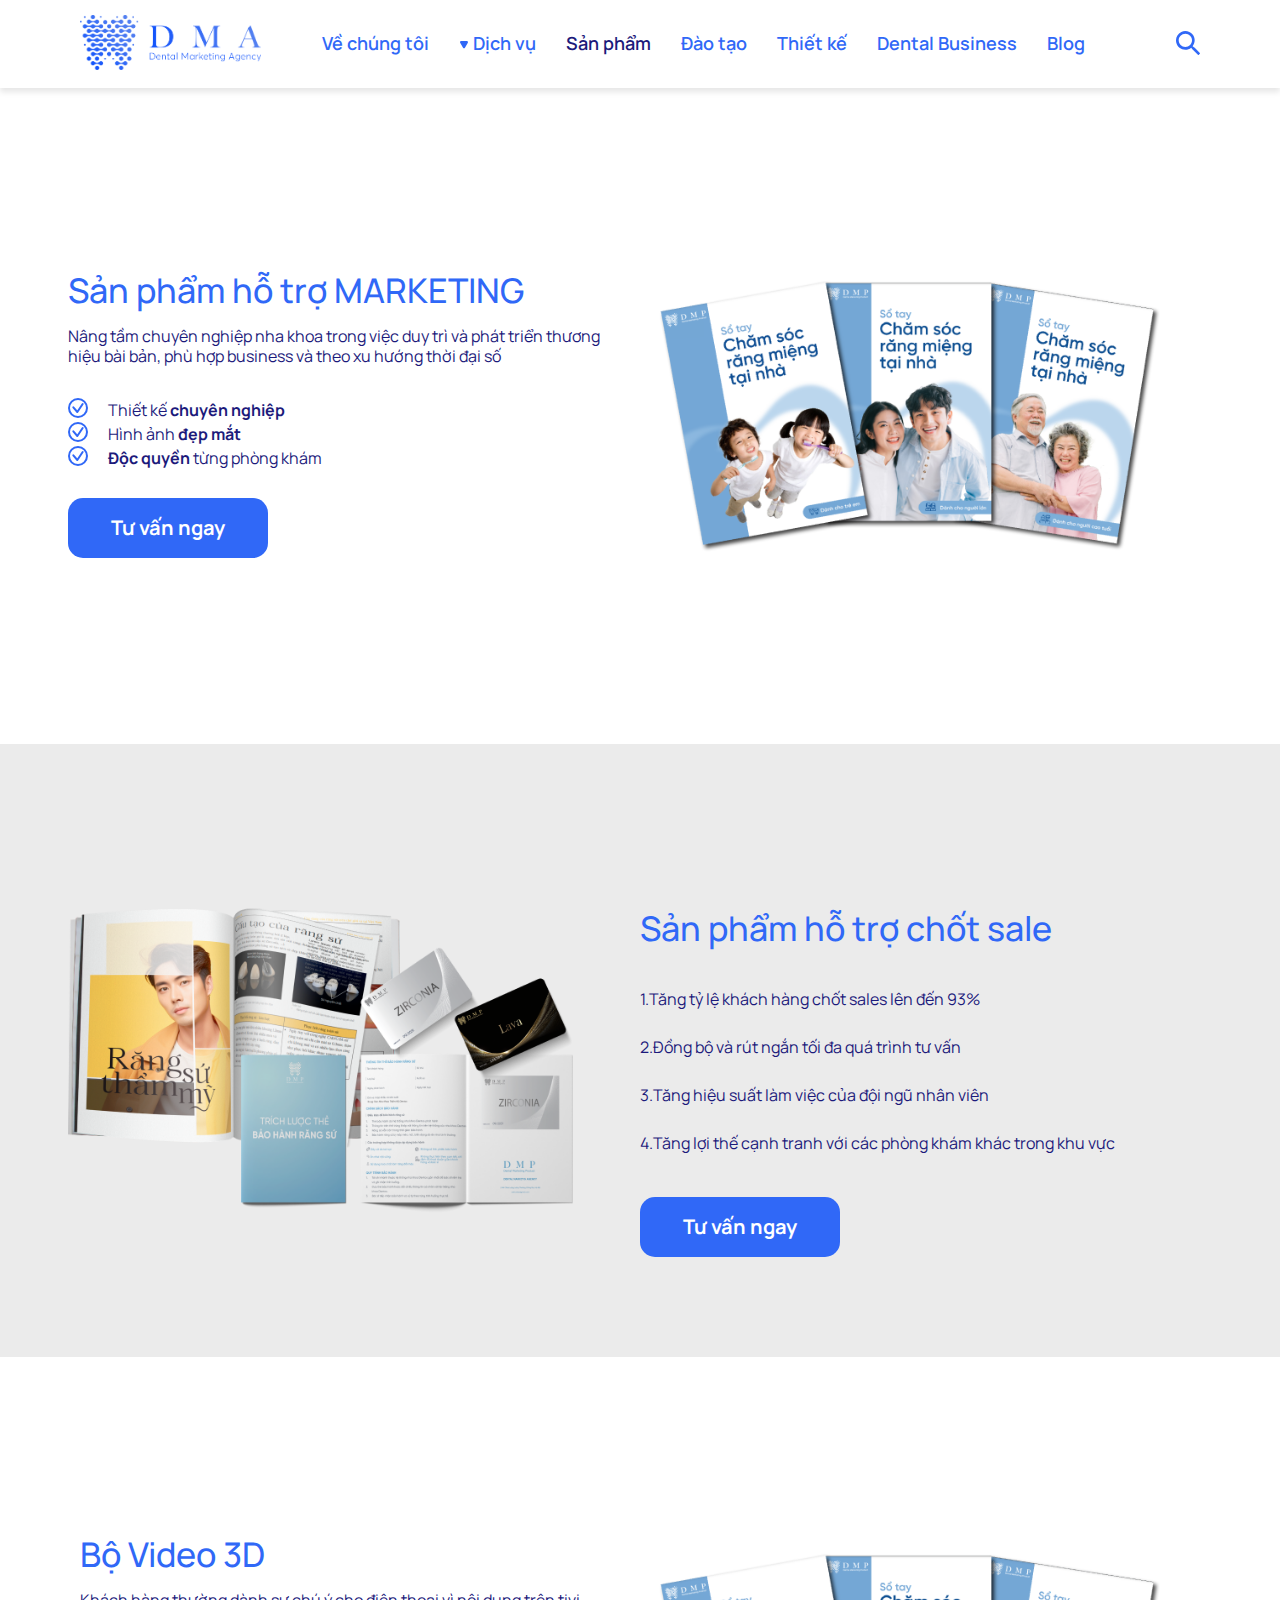
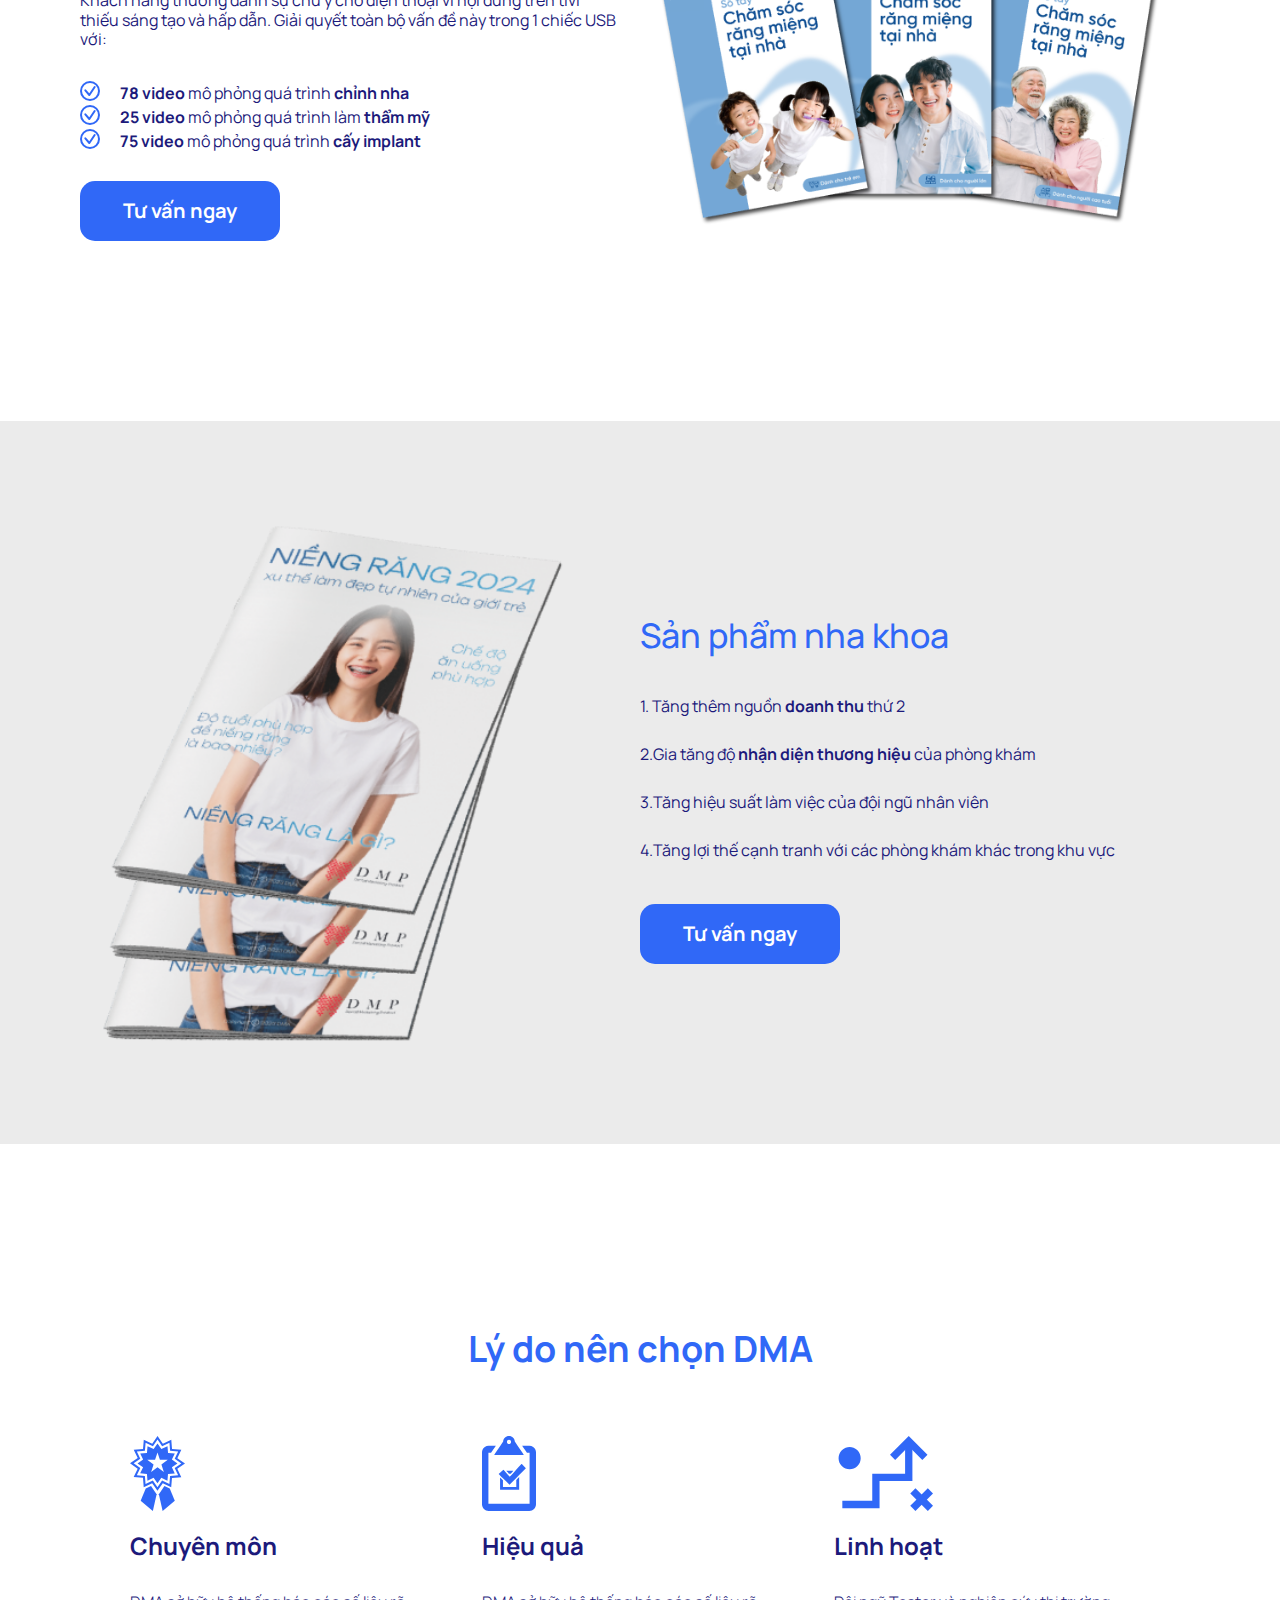
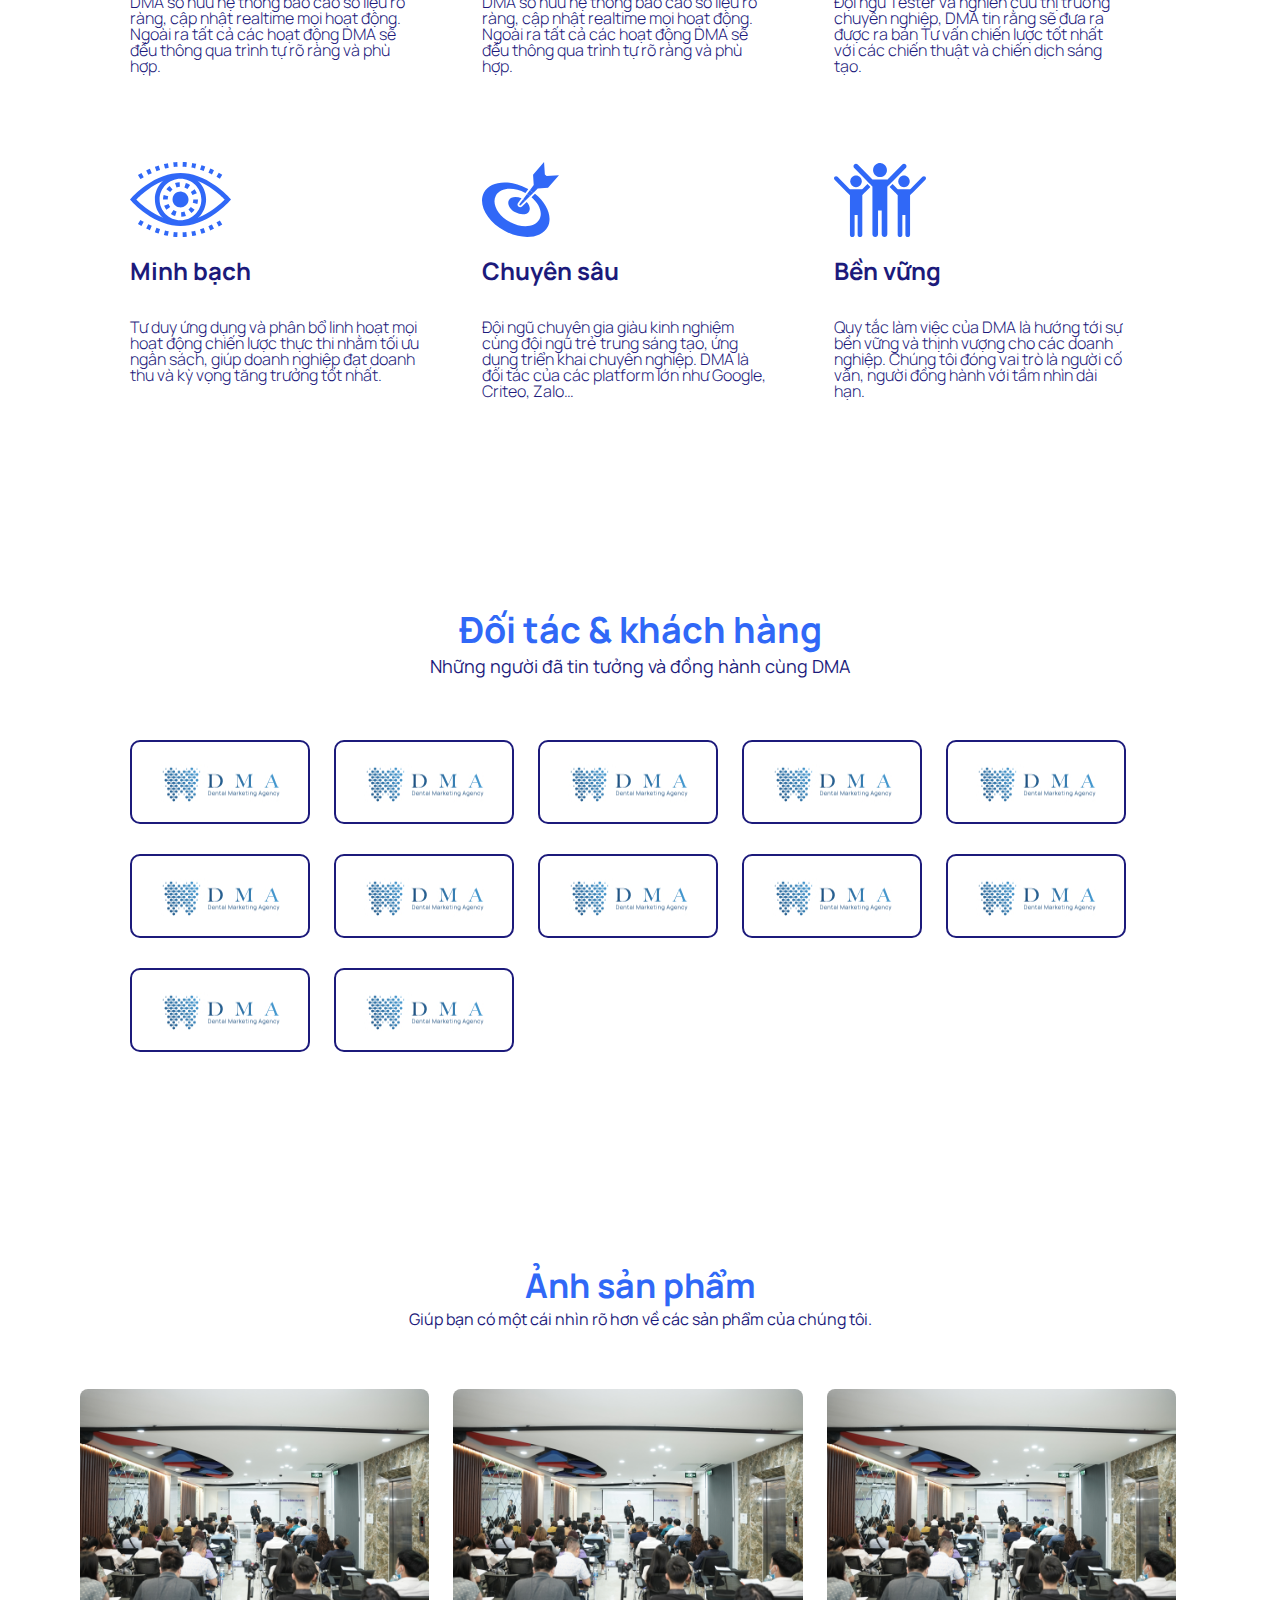
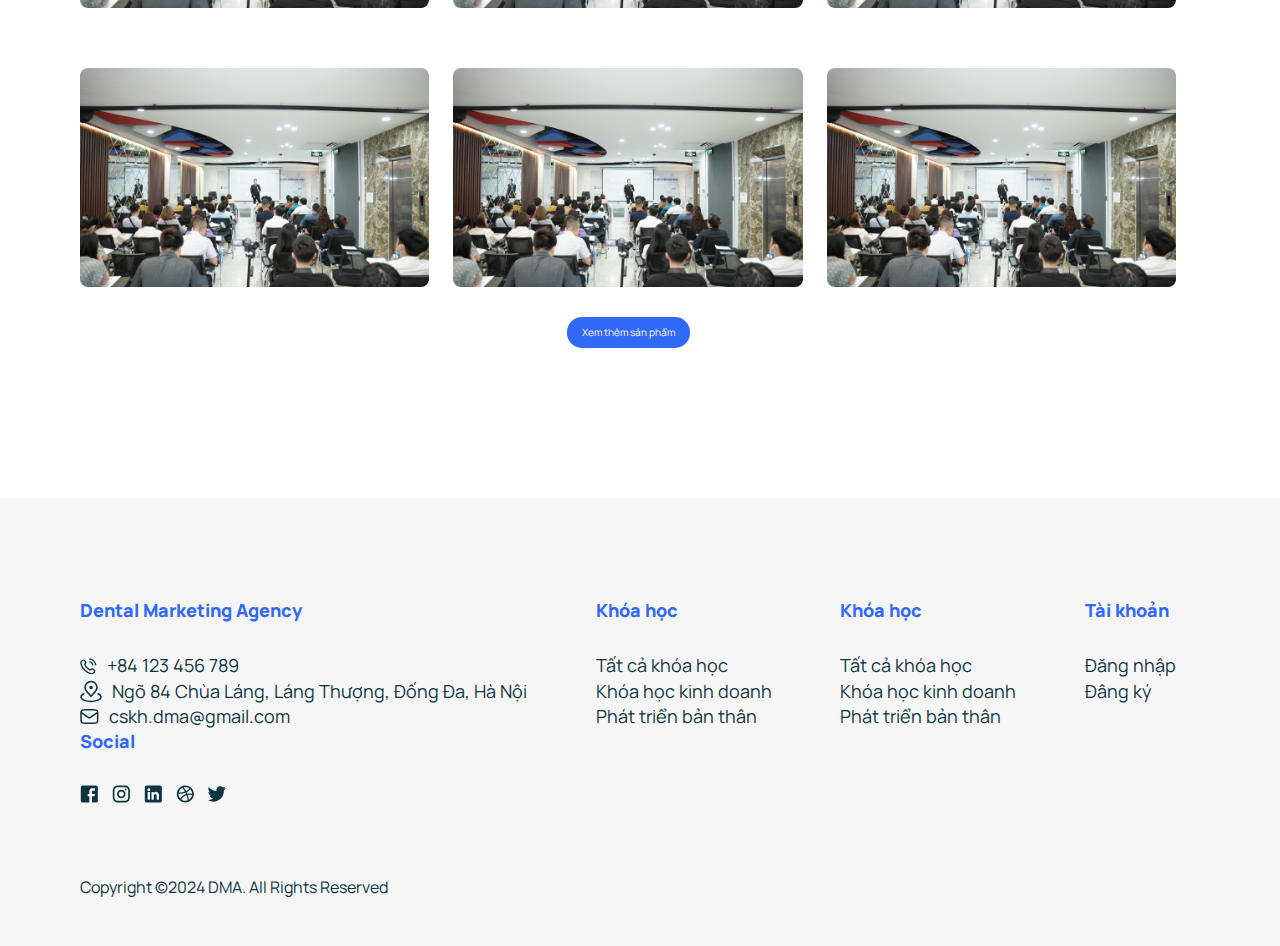
<file: product.html>
<!DOCTYPE html>
<html>

<head>
  <meta charset="UTF-8" />
  <meta name="viewport" content="width=device-width, initial-scale=1.0" />
  <link rel="icon" href="./images/img_partner.jpg" type="image/png">
  <title>Sản phẩm | Dental Marketing Agency</title>
  <link rel="stylesheet" href="./css/reset.css" />
  <link rel="stylesheet" href="./css/grid.css">
  <link rel="stylesheet" href="./css/base.css" />
  <link rel="stylesheet" href="./css/index.css" />
  <link rel="stylesheet" href="./css/advise.css" />
  <link rel="stylesheet" href="./css/product.css" />
  <link href="https://fonts.googleapis.com/css2?family=Manrope:wght@400;500;600;700&display=swap" rel="stylesheet" />
</head>

<body>

  <div class="wrapper">
    <!-- header -->
  <header class="header">
    <div class="grid wide">
      <div class="row no-gutter justify-between align-center">
        <!-- menu-hamburger -->
        <div class="menu-hamburger xl-0 sm-1">
          <input type="checkbox" id="toggle" class="toggle-checkbox">
          <label for="toggle" class="icon-menu-hamburger">
            <svg xmlns="http://www.w3.org/2000/svg" width="20px" height="20px" viewBox="0 0 448 512">
              <path
                d="M0 96C0 78.3 14.3 64 32 64l384 0c17.7 0 32 14.3 32 32s-14.3 32-32 32L32 128C14.3 128 0 113.7 0 96zM0 256c0-17.7 14.3-32 32-32l384 0c17.7 0 32 14.3 32 32s-14.3 32-32 32L32 288c-17.7 0-32-14.3-32-32zM448 416c0 17.7-14.3 32-32 32L32 448c-17.7 0-32-14.3-32-32s14.3-32 32-32l384 0c17.7 0 32 14.3 32 32z" />
            </svg>
          </label>
          <ul class="menu">
            <label for="toggle" class="close-btn">&times;</label>
            <div class="col logo no-gutter">
              <a href="./index.html"><img src="./images/Logo.png" alt="logo" /></a>
            </div>
            <li class="list-menu__item"><a href="./about.html">Về chúng tôi</li></a>
            <li class="list-menu__item marker"><a href="./advise.html"><span>
                  <svg class="dropdown-icon" width="10" height="10" viewBox="0 0 9 7" fill="none"
                    xmlns="http://www.w3.org/2000/svg">
                    <path
                      d="M5.36603 6C4.98113 6.66667 4.01887 6.66667 3.63397 6L1.0359 1.5C0.650999 0.833335 1.13212 2.22131e-07 1.90192 2.89429e-07L7.09808 7.43691e-07C7.86788 8.10989e-07 8.349 0.833334 7.9641 1.5L5.36603 6Z"
                      fill="#3068F7" />
                  </svg>

                </span> Dịch vụ</li></a>
            <li class="list-menu__item"><a href="./product.html" style="color: var(--text-color);"> Sản phẩm</li></a>
            <li class="list-menu__item"><a href="./train.html"> Đào tạo</li></a>
            <li class="list-menu__item"><a href=""> Thiết kế</li></a>
            <li class="list-menu__item"><a href=""> Dental Business</li></a>
            <li class="list-menu__item"><a href="./blog.html"> Blog</li></a>
          </ul>
        </div>
        <div class="col logo no-gutter">
          <a href="./index.html"><img src="./images/Logo.png" alt="logo" /></a>
        </div>
        <div class="col sm-0">
          <ul class="list-menu">
            <li class="list-menu__item"><a href="/about.html"> Về chúng tôi</li></a>
            <li class="list-menu__item marker"><a href="/advise.html" ><span>
                  <svg class="dropdown-icon" width="10" height="10" viewBox="0 0 9 7" fill="none"
                    xmlns="http://www.w3.org/2000/svg">
                    <path
                      d="M5.36603 6C4.98113 6.66667 4.01887 6.66667 3.63397 6L1.0359 1.5C0.650999 0.833335 1.13212 2.22131e-07 1.90192 2.89429e-07L7.09808 7.43691e-07C7.86788 8.10989e-07 8.349 0.833334 7.9641 1.5L5.36603 6Z"
                        fill="#3068F7" />
                  </svg>

                </span> Dịch vụ</li></a>
            <li class="list-menu__item"><a href="/product.html" style="color: var(--text-color);"> Sản phẩm</li></a>
            <li class="list-menu__item"><a href="/train.html"> Đào tạo</li></a>
            <li class="list-menu__item"><a href=""> Thiết kế</li></a>
            <li class="list-menu__item"><a href=""> Dental Business</li></a>
            <li class="list-menu__item"><a href="/blog.html"> Blog</li></a>
          </ul>
        </div>

        <div class="col search sm-0">
          <div class="align-center row" style="margin: 0;height: 100%;">
            <span class="align-center">
              <svg width="27" height="27" viewBox="0 0 27 27" fill="none" xmlns="http://www.w3.org/2000/svg">
                <path fill-rule="evenodd" clip-rule="evenodd"
                  d="M20.8086 18.6822L26.8075 24.6883C27.0754 24.9862 27.0622 25.4424 26.7775 25.7243L25.7277 26.7754C25.5869 26.9175 25.3952 26.9975 25.1953 26.9975C24.9953 26.9975 24.8037 26.9175 24.6629 26.7754L18.664 20.7693C18.4981 20.603 18.3475 20.4221 18.2141 20.2287L17.0893 18.7272C15.2282 20.2151 12.9171 21.0252 10.5355 21.0245C5.62785 21.0416 1.36328 17.6521 0.266542 12.8628C-0.830192 8.07343 1.53362 3.16242 5.95852 1.03721C10.3834 -1.088 15.6885 0.139776 18.733 3.99366C21.7774 7.84754 21.7488 13.299 18.664 17.1206L20.1637 18.1566C20.3979 18.3067 20.6143 18.483 20.8086 18.6822ZM3.03678 10.5138C3.03678 14.6602 6.39402 18.0215 10.5354 18.0215C12.5241 18.0215 14.4314 17.2305 15.8377 15.8225C17.2439 14.4146 18.034 12.505 18.034 10.5138C18.034 6.36749 14.6767 3.00621 10.5354 3.00621C6.39402 3.00621 3.03678 6.36749 3.03678 10.5138Z"
                  fill="#3068F7" />
              </svg>
            </span>
          </div>
        </div>
      </div>
    </div>
  </header>
    <div class="body">
      <!-- start  product marketing -->
      <section class="marketing grid wide gutter-top">
        <div class="row align-center">
          <div class="col xl-6 left xs-12">
            <h2>Sản phẩm hỗ trợ MARKETING</h2>
            <p>Nâng tầm chuyên nghiệp nha khoa trong việc duy trì và phát triển thương hiệu bài bản, phù hợp business và
              theo xu hướng thời đại số</p>
            <div class=" check-list">
              <ul>
                <li class="wrap__check__list">
                  <img src="./images/checked.svg" />
                  <p class="checked-title">Thiết kế <strong>chuyên nghiệp</strong></p>
                </li>
                <li class="wrap__check__list">
                  <img src="./images/checked.svg" />
                  <p class="checked-title">Hình ảnh<strong> đẹp mắt</strong></p>
                </li>
                <li class="wrap__check__list">

                  <img src="./images/checked.svg" />
                  <p class="checked-title"><strong>Độc quyền </strong> từng phòng khám</p>
                </li>
              </ul>
            </div>
              <button class="btn btn--has-bg mr-4">Tư vấn ngay</button>
          </div>
          <div class="col xl-6 xs-12 right">
            <div class="marketing-banner">
              <img src="./images/marketing.png" alt="banner">
            </div>
          </div>
        </div>
        <div class="social-network lg-0">
          <div class="icon">
            <img src="./images/messenger.png" alt="">
          </div>
          <div class="icon" style="margin:10px 0">
            <img src="./images/facebook.png" alt="">
          </div>
          <div class="icon">
            <img src="./images/zalo.png" alt="">
          </div>
        </div>
      </section>
      <!-- end  product marketing -->
      <!-- start  product sale -->
      <section class="bg-sale">
        <div class="sale grid wide gutter-top">
          <div class="row wrap-sale">

            <div class="col xl-6 left xs-12">
              <div class="sale-banner">
                <img src="./images/sale.png" alt="banner">
              </div>
            </div>
            <div class="col xl-6 right xs-12">
              <h2>Sản phẩm hỗ trợ chốt sale</h2>

              <div class="check-list">
                <ul>
                  <li class="wrap__check__list">
                    <p class="checked-title">1.Tăng tỷ lệ khách hàng chốt sales lên đến 93%</p>
                  </li>
                  <li class="wrap__check__list">
                    <p class="checked-title">2.Đồng bộ và rút ngắn tối đa quá trình tư vấn</p>
                  </li>
                  <li class="wrap__check__list">
                    <p class="checked-title">3.Tăng hiệu suất làm việc của đội ngũ nhân viên</p>
                  </li>
                  <li class="wrap__check__list">
                    <p class="checked-title">4.Tăng lợi thế cạnh tranh với các phòng khám khác trong khu vực</p>
                  </li>
                </ul>
              </div>
                <button class="btn btn--has-bg mr-4">Tư vấn ngay</button>
            </div>
          </div>
        </div>
      </section>
    </div>
    <!-- end product sale -->
    <!-- start product video 3D -->
    <section class="video grid wide gutter-top">
      <div class="row align-center">
        <div class="col xl-6 xs-12 left">
          <h2>Bộ Video 3D</h2>
          <p>Khách hàng thường dành sự chú ý cho điện thoại vì nội dung trên tivi thiếu sáng tạo và hấp dẫn. Giải quyết
            toàn bộ vấn đề này trong 1 chiếc USB với:</p>
          <div class=" check-list">
            <ul>
              <li class="wrap__check__list">
                <img src="./images/checked.svg" />
                <p class="checked-title"><strong>78 video</strong> mô phỏng quá trình <strong>chỉnh nha</strong></p>
              </li>
              <li class="wrap__check__list">
                <img src="./images/checked.svg" />
                <p class="checked-title"><strong>25 video</strong> mô phỏng quá trình làm <strong>thẩm mỹ</strong></p>
              </li>
              <li class="wrap__check__list">

                <img src="./images/checked.svg" />
                <p class="checked-title"><strong>75 video</strong> mô phỏng quá trình <strong>cấy implant</strong></p>
              </li>
            </ul>
          </div>
            <button class="btn btn--has-bg mr-4">Tư vấn ngay</button>
        </div>
        <div class="col xl-6 xs-12 right">
          <div class="marketing-banner">
            <img src="./images/marketing.png" alt="banner">
          </div>
        </div>
      </div>
    </section>
    <!-- end product video 3D -->
    <!-- start product dentistry -->
    <section class="bg-dentistry gutter-top">
      <div class="dentistry grid wide ">
        <div class="row wrap-dentistry align-center">

          <div class="col xl-6 xs-12 left">
            <div class="dentistry-banner">
              <img src="./images/dentistry.png" alt="banner">
            </div>
          </div>
          <div class="col xl-6 xs-12 right">
            <h2>Sản phẩm nha khoa</h2>

            <div class="check-list">
              <ul>
                <li class="wrap__check__list">
                  <p class="checked-title">1. Tăng thêm nguồn <strong>doanh thu</strong> thứ 2</p>
                </li>
                <li class="wrap__check__list">
                  <p class="checked-title">2.Gia tăng độ <strong>nhận diện thương hiệu</strong> của phòng khám</p>
                </li>
                <li class="wrap__check__list">
                  <p class="checked-title">3.Tăng hiệu suất làm việc của đội ngũ nhân viên</p>
                </li>
                <li class="wrap__check__list">
                  <p class="checked-title">4.Tăng lợi thế cạnh tranh với các phòng khám khác trong khu vực </p>
                </li>
              </ul>
            </div>
              <button class="btn btn--has-bg mr-4">Tư vấn ngay</button>
          </div>
        </div>
      </div>
    </section>
    <!-- end product dentistry -->
    <!-- start reason product -->
    <section class="reason grid wide gutter-top">
      <div class="title">
        <h3>Lý do nên chọn DMA</h3>
      </div>
      <div class="list-reason row justify-center">
        <div class="col item-reason xs-6">
          <img src="./images/reason1.svg" alt="svg" />
          <h5>Chuyên môn</h5>
          <p>DMA sở hữu hệ thống báo cáo số liệu rõ ràng, cập nhật realtime mọi hoạt động. Ngoài ra tất cả các hoạt động
            DMA sẽ đều thông qua trình tự rõ ràng và phù hợp.</p>
        </div>
        <div class="col item-reason xs-6">
          <img src="./images/reason2.svg" alt="svg" />
          <h5>Hiệu quả</h5>
          <p>DMA sở hữu hệ thống báo cáo số liệu rõ ràng, cập nhật realtime mọi hoạt động. Ngoài ra tất cả các hoạt động
            DMA sẽ đều thông qua trình tự rõ ràng và phù hợp.</p>
        </div>
        <div class="col item-reason xs-6">
          <img src="./images/reason3.svg" alt="svg" />
          <h5>Linh hoạt</h5>
          <p>Đội ngũ Tester và nghiên cứu thị trường chuyên nghiệp, DMA tin rằng sẽ đưa ra được ra bản Tư vấn chiến lược
            tốt nhất với các chiến thuật và chiến dịch sáng tạo.</p>
        </div>
        <div class="col item-reason xs-6">
          <img src="./images/reason4.svg" alt="svg" />
          <h5>Minh bạch</h5>
          <p>Tư duy ứng dụng và phân bổ linh hoạt mọi hoạt động chiến lược thực thi nhằm tối ưu ngân sách, giúp doanh
            nghiệp đạt doanh thu và kỳ vọng tăng trưởng tốt nhất.</p>
        </div>
        <div class="col item-reason xs-6">
          <img src="./images/reason5.svg" alt="svg" />
          <h5>Chuyên sâu</h5>
          <p>Đội ngũ chuyên gia giàu kinh nghiệm cùng đội ngũ trẻ trung sáng tạo, ứng dụng triển khai chuyên
            nghiệp. DMA là đối tác của các platform lớn như Google, Criteo, Zalo…</p>
        </div>
        <div class="col item-reason xs-6">
          <img src="./images/reason6.svg" alt="svg" />
          <h5>Bền vững</h5>
          <p>Quy tắc làm việc của DMA là hướng tới sự bền vững và thịnh vượng cho các doanh nghiệp. Chúng tôi đóng vai
            trò là người cố vấn, người đồng hành với tầm nhìn dài hạn.</p>
        </div>
      </div>
    </section>
    <!-- end reason product -->
    <!-- start partner -->
    <section class="grid wide gutter-top partner">
      <div class="title">
        <h3>Đối tác & khách hàng</h3>
        <p>Những người đã tin tưởng và đồng hành cùng DMA</p>
      </div>
      <div class="row">
        <div class="col">
          <img src="./images/img_partner.jpg" alt="">
        </div>
        <div class="col">
          <img src="./images/img_partner.jpg" alt="">
        </div>
        <div class="col">
          <img src="./images/img_partner.jpg" alt="">
        </div>
        <div class="col">
          <img src="./images/img_partner.jpg" alt="">
        </div>
        <div class="col">
          <img src="./images/img_partner.jpg" alt="">
        </div>
        <div class="col">
          <img src="./images/img_partner.jpg" alt="">
        </div>
        <div class="col">
          <img src="./images/img_partner.jpg" alt="">
        </div>
        <div class="col">
          <img src="./images/img_partner.jpg" alt="">
        </div>
        <div class="col">
          <img src="./images/img_partner.jpg" alt="">
        </div>
        <div class="col">
          <img src="./images/img_partner.jpg" alt="">
        </div>
        <div class="col">
          <img src="./images/img_partner.jpg" alt="">
        </div>
        <div class="col">
          <img src="./images/img_partner.jpg" alt="">
        </div>
      </div>
    </section>
    <!-- end  product partner-->
    <!-- start product img -->
    <section class="image grid wide gutter-top">
      <div class="title">
        <h3>Ảnh sản phẩm</h3>
        <p>Giúp bạn có một cái nhìn rõ hơn về các sản phẩm của chúng tôi.</p>
      </div>
      <div class="row list-image">
        <div class="col xl-4 xs-6 item-image">
          <img src="/images/vp.png" alt="img">

        </div>
        <div class="col xl-4 xs-6 item-image">
          <img src="/images/vp.png" alt="img">

        </div>
        <div class="col xl-4 xs-6 item-image">
          <img src="/images/vp.png" alt="img">

        </div>
        <div class="col xl-4 xs-6 item-image">
          <img src="/images/vp.png" alt="img">

        </div>
        <div class="col xl-4 xs-6 item-image">
          <img src="/images/vp.png" alt="img">

        </div>
        <div class="col xl-4 xs-6 item-image">
          <img src="/images/vp.png" alt="img">

        </div>
        <div class="row btn-show-more">
          <button class="btn-more btn--has-bg mr-4">Xem thêm sản phẩm</button>
        </div>
    </section>
    <footer>
      <div class="grid wide">
        <div class="row justify-between">
          <div class="col">
            <h6>Dental Marketing Agency</h6>
            <p>
              <svg width="16.8" height="16.8" viewBox="0 0 19 19" fill="none" xmlns="http://www.w3.org/2000/svg">
                <path
                  d="M11.1 4.43294C11.9139 4.59175 12.662 4.98982 13.2484 5.57622C13.8348 6.16262 14.2328 6.91066 14.3916 7.72461M11.1 1.09961C12.791 1.28747 14.368 2.04476 15.5718 3.24712C16.7757 4.44948 17.535 6.02545 17.725 7.71628M7.91413 10.9855C6.91281 9.98419 6.12216 8.85198 5.54216 7.64397C5.49227 7.54006 5.46732 7.48811 5.44816 7.42236C5.38006 7.18873 5.42897 6.90185 5.57065 6.70399C5.61052 6.64832 5.65815 6.60069 5.75341 6.50543C6.04475 6.21409 6.19042 6.06842 6.28565 5.92194C6.64482 5.36953 6.64482 4.65738 6.28565 4.10497C6.19042 3.95849 6.04475 3.81282 5.75341 3.52148L5.59102 3.35909C5.14815 2.91622 4.92671 2.69479 4.6889 2.5745C4.21593 2.33527 3.65738 2.33527 3.18441 2.5745C2.94659 2.69479 2.72516 2.91622 2.28229 3.35909L2.15092 3.49045C1.70957 3.9318 1.4889 4.15248 1.32036 4.45251C1.13334 4.78543 0.998871 5.3025 1.00001 5.68436C1.00103 6.02848 1.06778 6.26366 1.20129 6.73404C1.91877 9.26187 3.27249 11.6472 5.26248 13.6372C7.25246 15.6271 9.63776 16.9809 12.1656 17.6983C12.636 17.8318 12.8711 17.8986 13.2153 17.8996C13.5971 17.9008 14.1142 17.7663 14.4471 17.5793C14.7471 17.4107 14.9678 17.1901 15.4092 16.7487L15.5405 16.6173C15.9834 16.1745 16.2048 15.953 16.3251 15.7152C16.5644 15.2423 16.5644 14.6837 16.3251 14.2107C16.2048 13.9729 15.9834 13.7515 15.5405 13.3086L15.3781 13.1462C15.0868 12.8549 14.9411 12.7092 14.7947 12.614C14.2422 12.2548 13.5301 12.2548 12.9777 12.614C12.8312 12.7092 12.6855 12.8549 12.3942 13.1462C12.2989 13.2415 12.2513 13.2891 12.1956 13.329C11.9978 13.4707 11.7109 13.5196 11.4773 13.4515C11.4115 13.4323 11.3596 13.4074 11.2557 13.3575C10.0476 12.7775 8.91544 11.9868 7.91413 10.9855Z"
                  stroke="#0E3441" stroke-width="1.5" stroke-linecap="round" stroke-linejoin="round" />
              </svg>
              +84 123 456 789
            </p>
            <p>
              <svg width="22" height="23" viewBox="0 0 22 23" fill="none" xmlns="http://www.w3.org/2000/svg">
                <path
                  d="M4 13.7864C2.14864 14.6031 1 15.7412 1 17C1 19.4853 5.47715 21.5 11 21.5C16.5228 21.5 21 19.4853 21 17C21 15.7412 19.8514 14.6031 18 13.7864M17 7.5C17 11.5637 12.5 13.5 11 16.5C9.5 13.5 5 11.5637 5 7.5C5 4.18629 7.68629 1.5 11 1.5C14.3137 1.5 17 4.18629 17 7.5ZM12 7.5C12 8.05228 11.5523 8.5 11 8.5C10.4477 8.5 10 8.05228 10 7.5C10 6.94772 10.4477 6.5 11 6.5C11.5523 6.5 12 6.94772 12 7.5Z"
                  stroke="#0E3441" stroke-width="1.5" stroke-linecap="round" stroke-linejoin="round" />
              </svg>
              Ngõ 84 Chùa Láng, Láng Thượng, Đống Đa, Hà Nội
            </p>
            <p>
              <svg width="19" height="15" viewBox="0 0 19 15" fill="none" xmlns="http://www.w3.org/2000/svg">
                <path
                  d="M1 3.33301L7.8041 8.09588C8.35508 8.48156 8.63056 8.6744 8.93022 8.7491C9.19491 8.81508 9.47175 8.81508 9.73645 8.7491C10.0361 8.6744 10.3116 8.48156 10.8626 8.09588L17.6667 3.33301M5 14.1663H13.6667C15.0668 14.1663 15.7669 14.1663 16.3016 13.8939C16.772 13.6542 17.1545 13.2717 17.3942 12.8013C17.6667 12.2665 17.6667 11.5665 17.6667 10.1663V4.83301C17.6667 3.43288 17.6667 2.73281 17.3942 2.19803C17.1545 1.72763 16.772 1.34517 16.3016 1.10549C15.7669 0.833008 15.0668 0.833008 13.6667 0.833008H5C3.59987 0.833008 2.8998 0.833008 2.36502 1.10549C1.89462 1.34517 1.51217 1.72763 1.27248 2.19803C1 2.73281 1 3.43288 1 4.83301V10.1663C1 11.5665 1 12.2665 1.27248 12.8013C1.51217 13.2717 1.89462 13.6542 2.36502 13.8939C2.8998 14.1663 3.59987 14.1663 5 14.1663Z"
                  stroke="#0E3441" stroke-width="1.5" stroke-linecap="round" stroke-linejoin="round" />
              </svg>
              cskh.dma@gmail.com
            </p>
          </div>
          <div class="col">
            <h6>Khóa học</h6>
            <p>Tất cả khóa học</p>
            <p>Khóa học kinh doanh</p>
            <p>Phát triển bản thân</p>
          </div>
          <div class="col">
            <h6>Khóa học</h6>
            <p>Tất cả khóa học</p>
            <p>Khóa học kinh doanh</p>
            <p>Phát triển bản thân</p>
          </div>
          <div class="col">
            <h6>Tài khoản</h6>
            <p>Đăng nhập</p>
            <p>Đâng ký</p>
          </div>
          <div class="col">
            <h6>Social</h6>
            <p>
              <svg width="18" height="18" viewBox="0 0 19 18" fill="none" xmlns="http://www.w3.org/2000/svg">
                <path
                  d="M18.8398 2V16C18.8398 17.1046 17.9444 18 16.8398 18H13.0898C12.8137 18 12.5898 17.7761 12.5898 17.5V11.5H14.9298C15.1675 11.5 15.3723 11.3328 15.4198 11.1L15.7798 9.3C15.7947 9.22729 15.7765 9.15173 15.7301 9.09378C15.6838 9.03582 15.614 9.00147 15.5398 9H12.5898V5.75C12.5898 5.61193 12.7018 5.5 12.8398 5.5H15.3398C15.616 5.5 15.8398 5.27614 15.8398 5V3.5C15.8398 3.22386 15.616 3 15.3398 3H12.8398C11.183 3 9.83984 4.34315 9.83984 6V9H8.60984C8.3337 9 8.10984 9.22386 8.10984 9.5V11C8.10984 11.2761 8.3337 11.5 8.60984 11.5H9.83984V17.5C9.83984 17.7761 9.61599 18 9.33984 18H2.83984C1.73527 18 0.839844 17.1046 0.839844 16V2C0.839844 0.89543 1.73527 0 2.83984 0H16.8398C17.9444 0 18.8398 0.89543 18.8398 2Z"
                  fill="#0E3441" />
              </svg>
              <svg width="18" height="18" viewBox="0 0 19 18" fill="none" xmlns="http://www.w3.org/2000/svg">
                <path fill-rule="evenodd" clip-rule="evenodd"
                  d="M13.8398 0H5.83984C3.07842 0 0.839844 2.23858 0.839844 5V13C0.839844 15.7614 3.07842 18 5.83984 18H13.8398C16.6013 18 18.8398 15.7614 18.8398 13V5C18.8398 2.23858 16.6013 0 13.8398 0ZM17.0899 13C17.0844 14.7926 15.6325 16.2445 13.8399 16.25H5.83986C4.04722 16.2445 2.59535 14.7926 2.58986 13V4.99997C2.59535 3.20732 4.04722 1.75546 5.83986 1.74997H13.8399C15.6325 1.75546 17.0844 3.20732 17.0899 4.99997V13ZM14.5899 5.24997C15.1421 5.24997 15.5899 4.80225 15.5899 4.24997C15.5899 3.69768 15.1421 3.24997 14.5899 3.24997C14.0376 3.24997 13.5899 3.69768 13.5899 4.24997C13.5899 4.80225 14.0376 5.24997 14.5899 5.24997ZM9.83986 4.49998C7.35458 4.49998 5.33986 6.51469 5.33986 8.99998C5.33986 11.4853 7.35458 13.5 9.83986 13.5C12.3251 13.5 14.3399 11.4853 14.3399 8.99998C14.3425 7.80569 13.8693 6.65955 13.0248 5.81506C12.1803 4.97056 11.0342 4.49731 9.83986 4.49998ZM7.08986 8.99997C7.08986 10.5187 8.32108 11.75 9.83986 11.75C11.3586 11.75 12.5899 10.5187 12.5899 8.99997C12.5899 7.48118 11.3586 6.24997 9.83986 6.24997C8.32108 6.24997 7.08986 7.48118 7.08986 8.99997Z"
                  fill="#0E3441" />
              </svg>
              <svg width="18" height="18" viewBox="0 0 19 18" fill="none" xmlns="http://www.w3.org/2000/svg">
                <path fill-rule="evenodd" clip-rule="evenodd"
                  d="M2.83984 0H16.8398C17.9444 0 18.8398 0.89543 18.8398 2V16C18.8398 17.1046 17.9444 18 16.8398 18H2.83984C1.73527 18 0.839844 17.1046 0.839844 16V2C0.839844 0.89543 1.73527 0 2.83984 0ZM5.8398 15C6.11594 15 6.3398 14.7761 6.3398 14.5V7.49997C6.3398 7.22382 6.11594 6.99997 5.8398 6.99997H4.3398C4.06365 6.99997 3.8398 7.22382 3.8398 7.49997V14.5C3.8398 14.7761 4.06365 15 4.3398 15H5.8398ZM5.08982 5.99997C4.26139 5.99997 3.58982 5.32839 3.58982 4.49997C3.58982 3.67154 4.26139 2.99997 5.08982 2.99997C5.91824 2.99997 6.58982 3.67154 6.58982 4.49997C6.58982 5.32839 5.91824 5.99997 5.08982 5.99997ZM15.3398 15C15.616 15 15.8398 14.7761 15.8398 14.5V9.9C15.8723 8.31078 14.6974 6.95452 13.1198 6.76C12.0169 6.65925 10.9481 7.17441 10.3398 8.1V7.5C10.3398 7.22386 10.116 7 9.83984 7H8.33984C8.0637 7 7.83984 7.22386 7.83984 7.5V14.5C7.83984 14.7761 8.0637 15 8.33984 15H9.83984C10.116 15 10.3398 14.7761 10.3398 14.5V10.75C10.3398 9.92157 11.0114 9.25 11.8398 9.25C12.6683 9.25 13.3398 9.92157 13.3398 10.75V14.5C13.3398 14.7761 13.5637 15 13.8398 15H15.3398Z"
                  fill="#0E3441" />
              </svg>
              <svg width="18" height="18" viewBox="0 0 19 18" fill="none" xmlns="http://www.w3.org/2000/svg">
                <path fill-rule="evenodd" clip-rule="evenodd"
                  d="M9.83984 0C4.86928 0 0.839844 4.02944 0.839844 9C0.839844 13.9706 4.86928 18 9.83984 18C14.8104 18 18.8398 13.9706 18.8398 9C18.8398 6.61305 17.8916 4.32387 16.2038 2.63604C14.516 0.948211 12.2268 0 9.83984 0ZM17.0399 9.00001C16.0092 8.69054 14.939 8.53289 13.8629 8.53201C13.2227 8.54055 12.5844 8.60378 11.9549 8.72101C11.7299 8.17201 11.4959 7.64101 11.2439 7.11001C12.724 6.37049 14.0737 5.3947 15.2399 4.22101C16.408 5.53792 17.049 7.23968 17.0399 9.00001ZM10.6229 5.92199C11.9583 5.25211 13.1745 4.36732 14.2229 3.30299C12.9675 2.33273 11.4266 1.80435 9.83994 1.79999C9.25735 1.80234 8.67718 1.87486 8.11194 2.01599C9.05066 3.24972 9.89028 4.5558 10.6229 5.92199ZM6.7978 2.48397C7.77322 3.74217 8.64317 5.0787 9.3988 6.47997C7.81799 7.09727 6.13685 7.41763 4.4398 7.42497C3.90746 7.41916 3.37577 7.38612 2.8468 7.32597C3.35819 5.19474 4.81248 3.41249 6.7978 2.48397ZM2.63983 8.65799V8.99999C2.644 10.7758 3.3043 12.4874 4.49383 13.806C5.89424 11.5286 8.07626 9.8393 10.6318 9.05399C10.4428 8.58602 10.2269 8.13605 10.0109 7.68608L10.0109 7.68605L10.0108 7.68603L10.0108 7.68599C8.23998 8.39998 6.34919 8.76958 4.43983 8.77499C3.838 8.77291 3.23687 8.73383 2.63983 8.65799ZM5.50201 14.7329C6.73654 12.5966 8.74331 11.015 11.109 10.3139C11.7418 12.0626 12.1912 13.8724 12.45 15.7139C10.1236 16.6292 7.48794 16.2605 5.50201 14.7419V14.7329ZM12.441 10.008C13.0154 11.6499 13.443 13.3395 13.719 15.057C15.3715 14.0016 16.5221 12.3179 16.905 10.395C15.924 10.0682 14.8969 9.90105 13.863 9.89996C13.3871 9.90428 12.912 9.94036 12.441 10.008Z"
                  fill="#0E3441" />
              </svg>
              <svg width="18" height="18" viewBox="0 0 21 18" fill="none" xmlns="http://www.w3.org/2000/svg">
                <path
                  d="M20.3907 2.60871C19.8746 3.33755 19.2509 3.97332 18.5435 4.49148C18.5435 4.68187 18.5435 4.87226 18.5435 5.07323C18.5491 8.53073 17.2448 11.846 14.9228 14.2759C12.6009 16.7058 9.45559 18.0469 6.19204 17.9987C4.3053 18.0054 2.44273 17.5493 0.750223 16.666C0.658963 16.6238 0.600102 16.5282 0.600449 16.4227V16.3064C0.600449 16.1545 0.71668 16.0314 0.860058 16.0314C2.71467 15.9666 4.50312 15.2858 5.97237 14.0851C4.29368 14.0493 2.7833 12.9964 2.08821 11.3773C2.0531 11.2889 2.06403 11.1875 2.11706 11.1097C2.17008 11.0319 2.25753 10.989 2.34782 10.9965C2.85801 11.0508 3.37329 11.0006 3.86554 10.8485C2.01241 10.4412 0.619996 8.81222 0.420719 6.81849C0.413636 6.72285 0.454116 6.63021 0.527534 6.57404C0.600953 6.51787 0.696697 6.50629 0.780178 6.54348C1.27748 6.77582 1.81431 6.8982 2.3578 6.90311C0.734028 5.77466 0.0326643 3.62829 0.650373 1.67791C0.714136 1.48838 0.867324 1.34838 1.05364 1.30934C1.23997 1.2703 1.43193 1.33798 1.55901 1.48751C3.75019 3.95677 6.76091 5.42819 9.95637 5.59152C9.87452 5.2457 9.83426 4.89031 9.83655 4.53379C9.86644 2.66438 10.9589 0.999071 12.6024 0.317499C14.2459 -0.364072 16.1152 0.0729817 17.3353 1.42405C18.1669 1.2563 18.9709 0.960526 19.7217 0.54613C19.7767 0.509775 19.8464 0.509775 19.9014 0.54613C19.9357 0.604387 19.9357 0.678264 19.9014 0.736522C19.5378 1.61825 18.9234 2.35779 18.1441 2.85199C18.8265 2.76819 19.497 2.59773 20.141 2.34428C20.1953 2.30519 20.2665 2.30519 20.3208 2.34428C20.3662 2.36628 20.4002 2.40837 20.4136 2.45932C20.4271 2.51027 20.4187 2.56492 20.3907 2.60871Z"
                  fill="#0E3441" />
              </svg>
            </p>

          </div>
        </div>
        <p class="copyright">Copyright ©2024 DMA. All Rights Reserved</p>
      </div>
    </footer>
  </div>
</body>

</html>
</file>
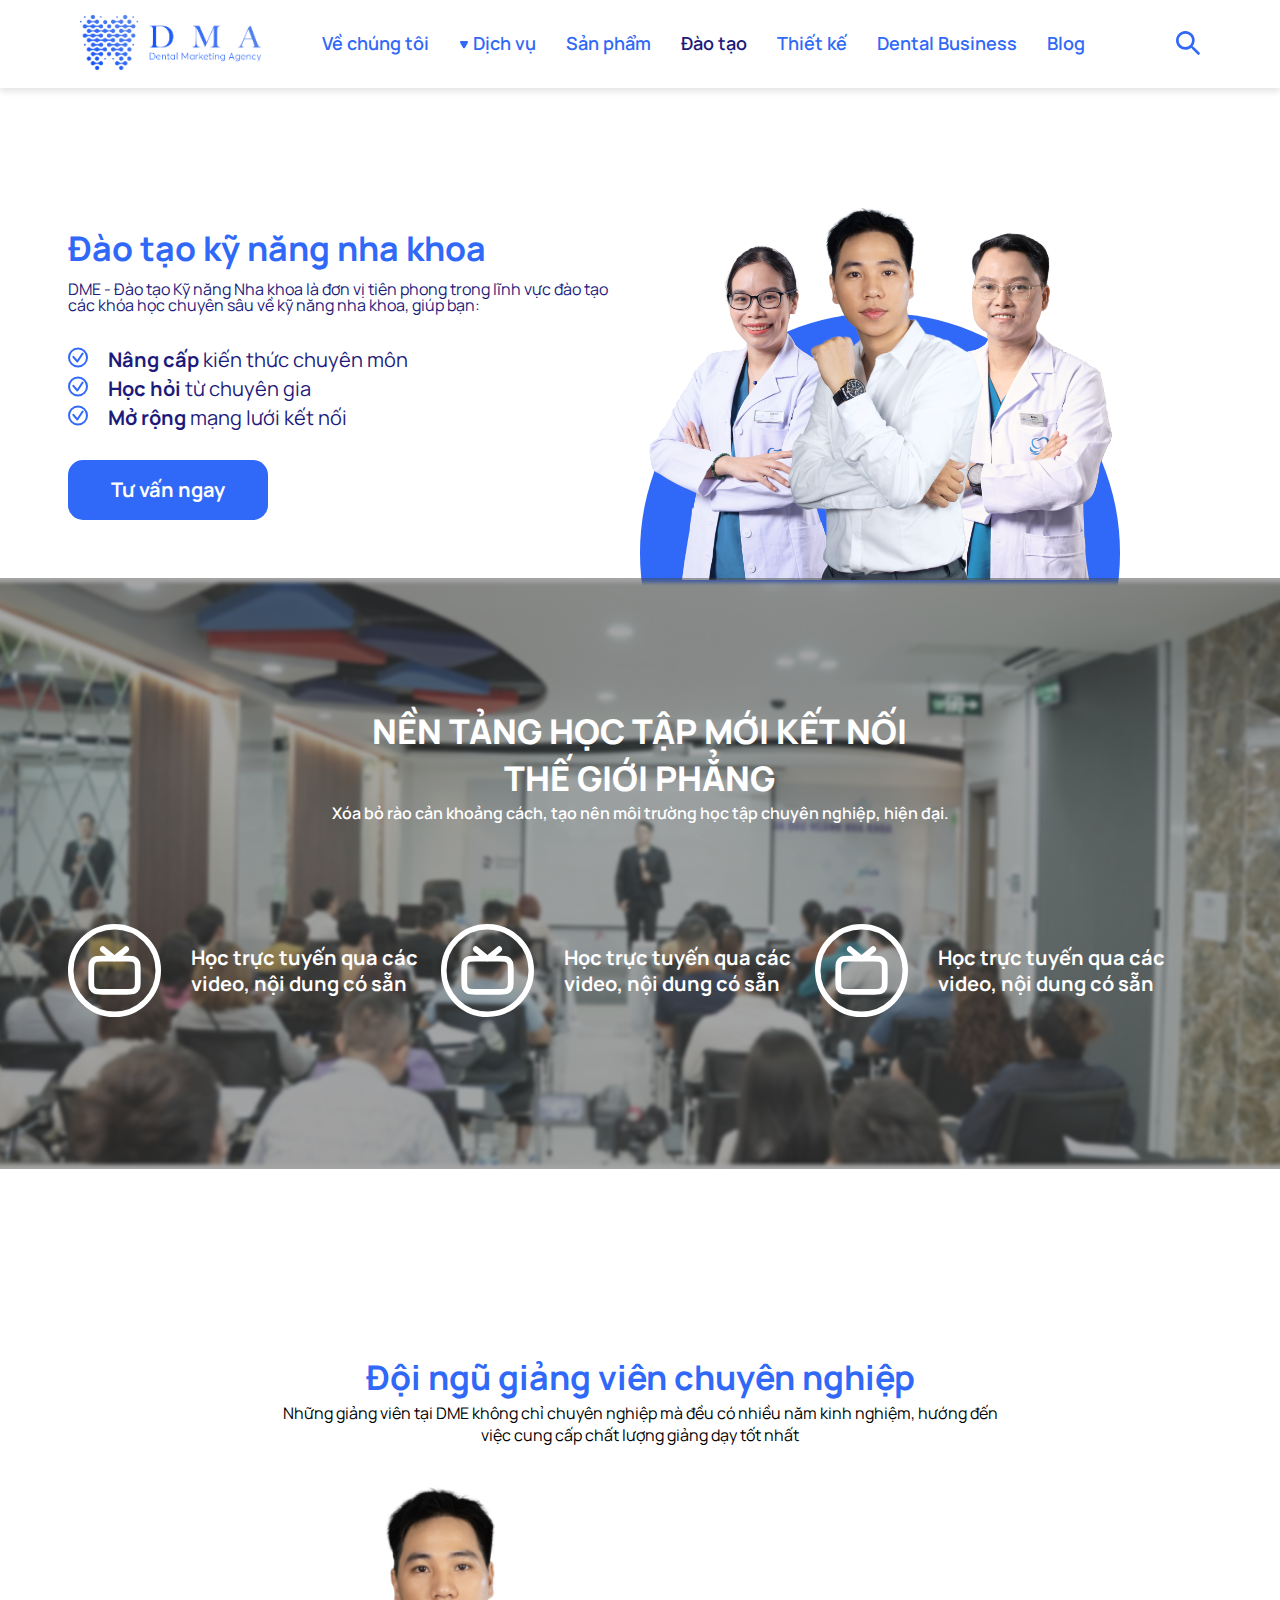
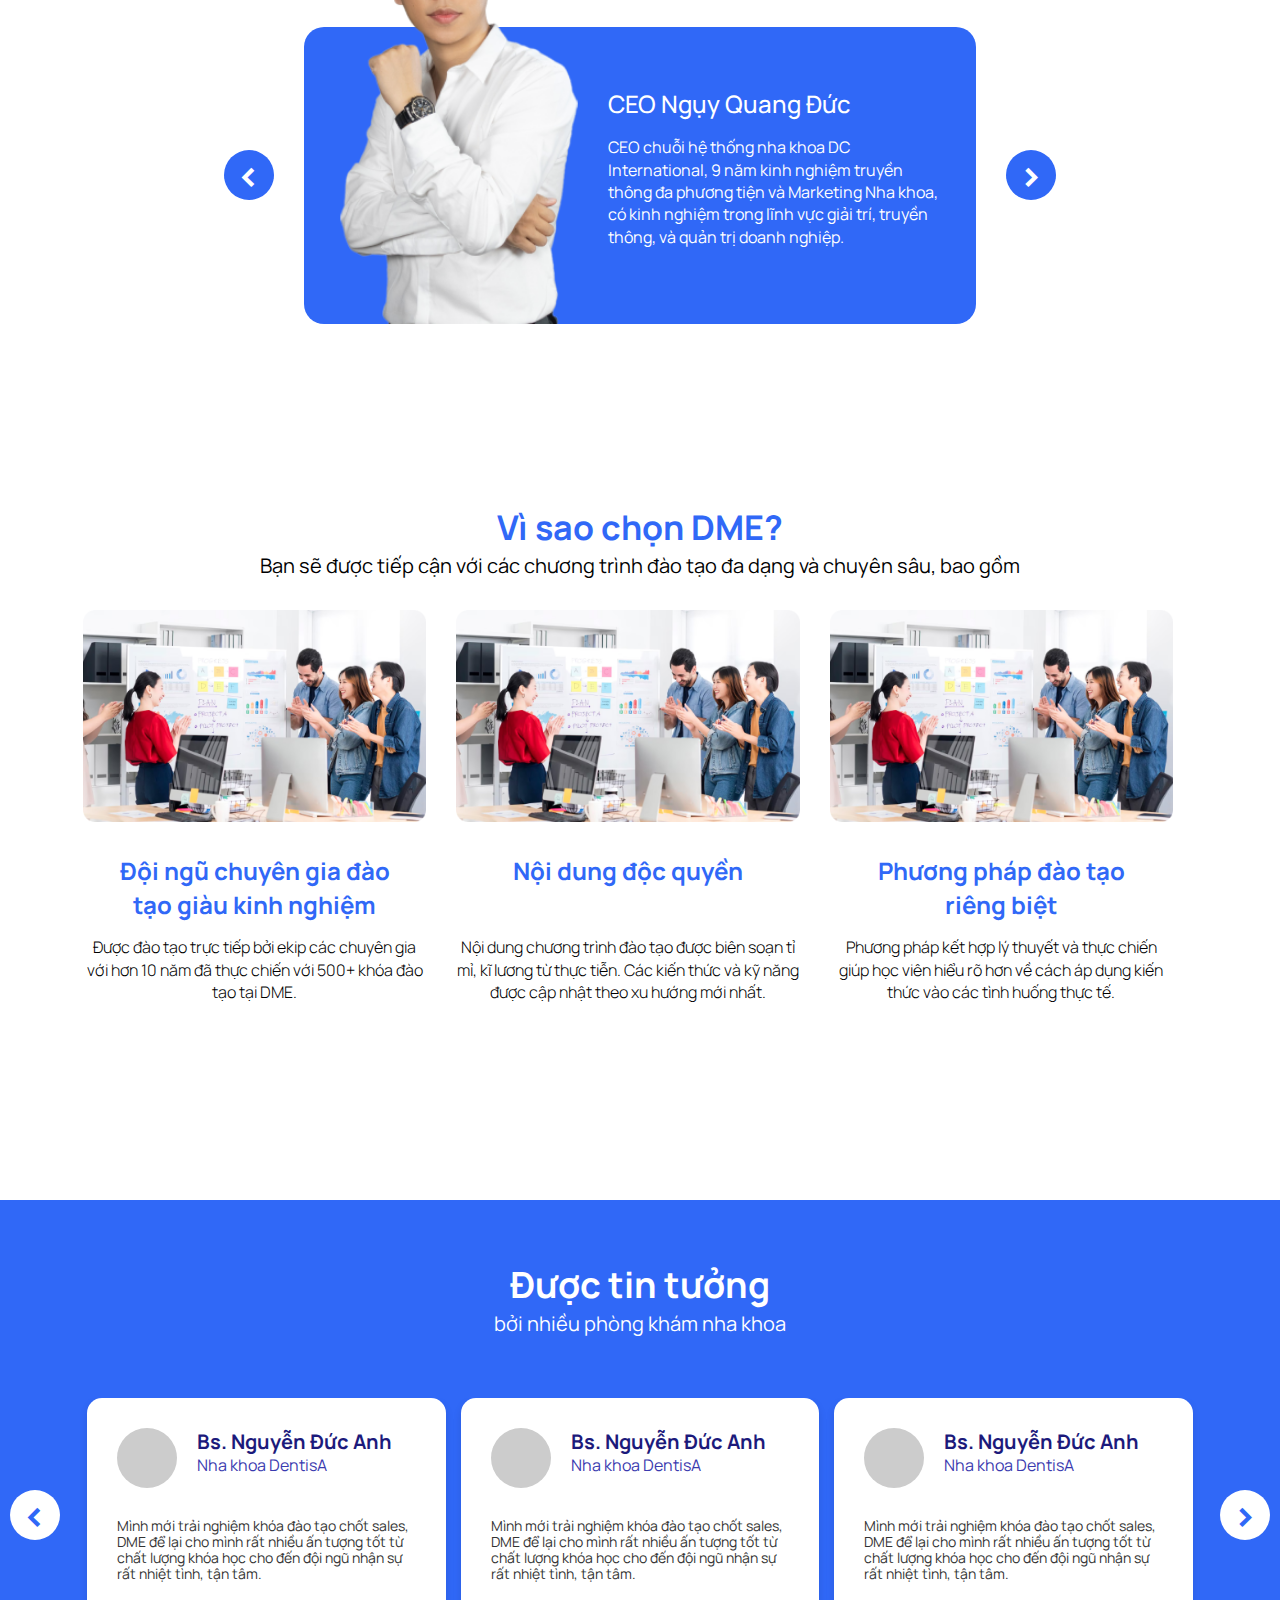
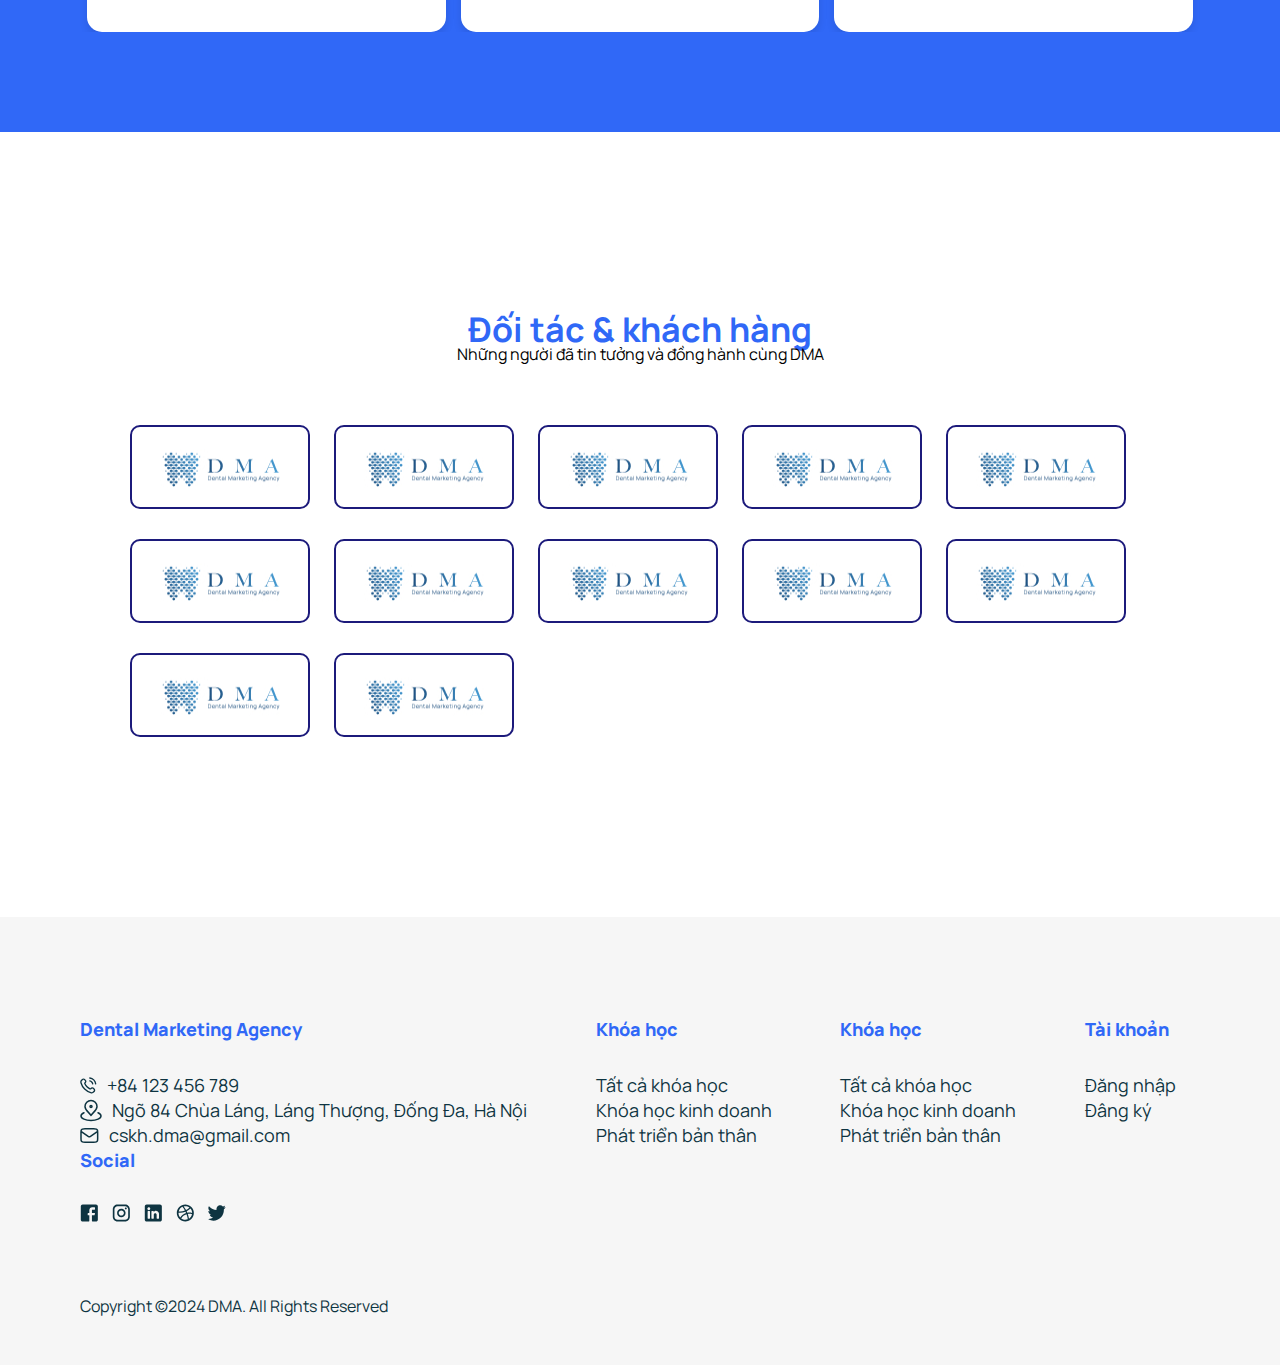
<file: train.html>
<!DOCTYPE html>
<html>

<head>
    <meta charset="UTF-8" />
    <meta name="viewport" content="width=device-width, initial-scale=1.0" />
    <link rel="icon" href="./images/img_partner.jpg" type="image/png">
    <title>Đào tạo | Dental Marketing Agency</title>
    <link rel="stylesheet" href="./css/reset.css" />
    <link rel="stylesheet" href="./css/grid.css">
    <link rel="stylesheet" href="./css/base.css" />
    <link rel="stylesheet" href="./css/slider.css">
    <link rel="stylesheet" href="./css/train.css" />
    <link href="https://fonts.googleapis.com/css2?family=Manrope:wght@400;500;600;700&display=swap" rel="stylesheet" />
</head>

<body>
    <div class="wrapper">
        <!-- header -->
        <header class="header">
            <div class="grid wide">
                <div class="row no-gutter justify-between align-center">
                    <!-- menu-hamburger -->
                    <div class="menu-hamburger xl-0 sm-1">
                        <input type="checkbox" id="toggle" class="toggle-checkbox">
                        <label for="toggle" class="icon-menu-hamburger">
                            <svg xmlns="http://www.w3.org/2000/svg" width="20px" height="20px" viewBox="0 0 448 512">
                                <path
                                    d="M0 96C0 78.3 14.3 64 32 64l384 0c17.7 0 32 14.3 32 32s-14.3 32-32 32L32 128C14.3 128 0 113.7 0 96zM0 256c0-17.7 14.3-32 32-32l384 0c17.7 0 32 14.3 32 32s-14.3 32-32 32L32 288c-17.7 0-32-14.3-32-32zM448 416c0 17.7-14.3 32-32 32L32 448c-17.7 0-32-14.3-32-32s14.3-32 32-32l384 0c17.7 0 32 14.3 32 32z" />
                            </svg>
                        </label>
                        <ul class="menu">
                            <label for="toggle" class="close-btn">&times;</label>
                            <div class="col logo no-gutter">
                                <a href="./index.html"><img src="./images/Logo.png" alt="logo" /></a>
                            </div>
                            <li class="list-menu__item"><a href="./about.html">Về chúng tôi</li></a>
                            <li class="list-menu__item marker"><a href="./advise.html"><span>
                                        <svg class="dropdown-icon" width="10" height="10" viewBox="0 0 9 7" fill="none"
                                            xmlns="http://www.w3.org/2000/svg">
                                            <path
                                                d="M5.36603 6C4.98113 6.66667 4.01887 6.66667 3.63397 6L1.0359 1.5C0.650999 0.833335 1.13212 2.22131e-07 1.90192 2.89429e-07L7.09808 7.43691e-07C7.86788 8.10989e-07 8.349 0.833334 7.9641 1.5L5.36603 6Z"
                                                fill="#3068F7" />
                                        </svg>

                                    </span> Dịch vụ</li></a>
                            <li class="list-menu__item"><a href="./product.html"> Sản phẩm</li></a>
                            <li class="list-menu__item"><a href="./train.html" style="color: var(--text-color);"> Đào
                                    tạo</li></a>
                            <li class="list-menu__item"><a href=""> Thiết kế</li></a>
                            <li class="list-menu__item"><a href=""> Dental Business</li></a>
                            <li class="list-menu__item"><a href="./blog.html"> Blog</li></a>
                        </ul>
                    </div>
                    <div class="col logo no-gutter">
                        <a href="./index.html"><img src="./images/Logo.png" alt="logo" /></a>
                    </div>
                    <div class="col sm-0">
                        <ul class="list-menu">
                            <li class="list-menu__item"><a href="/about.html"> Về chúng tôi</li></a>
                            <li class="list-menu__item marker"><a href="/advise.html"><span>
                                        <svg class="dropdown-icon" width="10" height="10" viewBox="0 0 9 7" fill="none"
                                            xmlns="http://www.w3.org/2000/svg">
                                            <path
                                                d="M5.36603 6C4.98113 6.66667 4.01887 6.66667 3.63397 6L1.0359 1.5C0.650999 0.833335 1.13212 2.22131e-07 1.90192 2.89429e-07L7.09808 7.43691e-07C7.86788 8.10989e-07 8.349 0.833334 7.9641 1.5L5.36603 6Z"
                                                fill="#3068F7" />
                                        </svg>

                                    </span> Dịch vụ</li></a>
                            <li class="list-menu__item"><a href="/product.html"> Sản phẩm</li></a>
                            <li class="list-menu__item"><a href="/train.html" style="color: var(--text-color);"> Đào tạo
                            </li></a>
                            <li class="list-menu__item"><a href=""> Thiết kế</li></a>
                            <li class="list-menu__item"><a href=""> Dental Business</li></a>
                            <li class="list-menu__item"><a href="/blog.html"> Blog</li></a>
                        </ul>
                    </div>

                    <div class="col search sm-0">
                        <div class="align-center row" style="margin: 0;height: 100%;">
                            <span class="align-center">
                                <svg width="27" height="27" viewBox="0 0 27 27" fill="none"
                                    xmlns="http://www.w3.org/2000/svg">
                                    <path fill-rule="evenodd" clip-rule="evenodd"
                                        d="M20.8086 18.6822L26.8075 24.6883C27.0754 24.9862 27.0622 25.4424 26.7775 25.7243L25.7277 26.7754C25.5869 26.9175 25.3952 26.9975 25.1953 26.9975C24.9953 26.9975 24.8037 26.9175 24.6629 26.7754L18.664 20.7693C18.4981 20.603 18.3475 20.4221 18.2141 20.2287L17.0893 18.7272C15.2282 20.2151 12.9171 21.0252 10.5355 21.0245C5.62785 21.0416 1.36328 17.6521 0.266542 12.8628C-0.830192 8.07343 1.53362 3.16242 5.95852 1.03721C10.3834 -1.088 15.6885 0.139776 18.733 3.99366C21.7774 7.84754 21.7488 13.299 18.664 17.1206L20.1637 18.1566C20.3979 18.3067 20.6143 18.483 20.8086 18.6822ZM3.03678 10.5138C3.03678 14.6602 6.39402 18.0215 10.5354 18.0215C12.5241 18.0215 14.4314 17.2305 15.8377 15.8225C17.2439 14.4146 18.034 12.505 18.034 10.5138C18.034 6.36749 14.6767 3.00621 10.5354 3.00621C6.39402 3.00621 3.03678 6.36749 3.03678 10.5138Z"
                                        fill="#3068F7" />
                                </svg>
                            </span>
                        </div>
                    </div>
                </div>
            </div>
        </header>
        <div class="body">
            <!-- start  product train -->
            <section class="train-dentistry grid wide">
                <div class="row align-center">
                    <div class="col xl-6 left xs-12">
                        <h2>Đào tạo kỹ năng nha khoa</h2>
                        <p>DME - Đào tạo Kỹ năng Nha khoa là đơn vị tiên phong trong lĩnh vực đào tạo các khóa học
                            chuyên sâu về kỹ năng nha khoa, giúp bạn:</p>
                        <div class=" check-list">
                            <ul>
                                <li class="wrap__check__list">
                                    <img src="./images/checked.svg" />
                                    <p class="checked-title"><strong>Nâng cấp</strong> kiến thức chuyên môn</p>
                                </li>
                                <li class="wrap__check__list">
                                    <img src="./images/checked.svg" />
                                    <p class="checked-title"><strong>Học hỏi </strong>từ chuyên gia</p>
                                </li>
                                <li class="wrap__check__list">

                                    <img src="./images/checked.svg" />
                                    <p class="checked-title"><strong>Mở rộng</strong> mạng lưới kết nối</p>
                                </li>
                            </ul>
                        </div>
                            <button class="btn btn--has-bg mr-4">Tư vấn ngay</button>
                    </div>
                    <div class="col xl-5 xs-12 right">
                        <div class="train-dentistry-banner">
                            <img src="./images/train.png" alt="banner">
                        </div>
                    </div>
                </div>
                <div class="social-network lg-0">
                    <div class="icon">
                      <img src="./images/messenger.png" alt="">
                    </div>
                    <div class="icon" style="margin:10px 0">
                      <img src="./images/facebook.png" alt="">
                    </div>
                    <div class="icon">
                      <img src="./images/zalo.png" alt="">
                    </div>
            </section>
            <!-- end  product marketing -->
            <!-- start  train banner -->
            <section class="bg-train">
                <div class="overlay"></div>
                <div class="train grid wide ">
                    <div class="title">
                        <div class="text">
                            <h3>NỀN TẢNG HỌC TẬP MỚI KẾT NỐI THẾ GIỚI PHẲNG</h3>
                        </div>
                        <p>Xóa bỏ rào cản khoảng cách, tạo nên môi trường học tập chuyên nghiệp, hiện đại.</p>
                    </div>
                    <div class="row wrap-dentistry align-center">
                        <div class="col xl-4 xs-12 ">
                            <div class="img">
                                <img src="./images/train-icon-1.svg" />
                            </div>
                            <div class="content">
                                <p>Học trực tuyến qua các video, nội dung có sẵn</p>
                            </div>
                        </div>
                        <div class="col xl-4 xs-12 ">
                            <div class="img">
                                <img src="./images/train-icon-1.svg" />
                            </div>
                            <div class="content">
                                <p>Học trực tuyến qua các video, nội dung có sẵn</p>
                            </div>
                        </div>
                        <div class="col xl-4 xs-12 ">
                            <div class="img">
                                <img src="./images/train-icon-1.svg" />
                            </div>
                            <div class="content">
                                <p>Học trực tuyến qua các video, nội dung có sẵn</p>
                            </div>
                        </div>
                    </div>
                </div>

            </section>
            <!-- end train -->
            <!-- team -->
            <section class="team grid wide gutter-top">
                <div class="title">
                    <h3>Đội ngũ giảng viên chuyên nghiệp</h3>
                    <p>Những giảng viên tại DME không chỉ chuyên nghiệp mà đều có nhiều năm kinh nghiệm, hướng đến việc
                        cung
                        cấp chất lượng giảng dạy tốt nhất</p>
                </div>
                <div class="carousel">
                    <div class="previous arrow">&lt;</div>
                    <div class="screen" show="1">
                        <div class="stripe">
                            <!-- Các slide -->
                            <div class="tile">
                                <div class="wrap-slider">
                                    <div class="slider-img">
                                        <img src="./images/user1.png" alt="user1" />
                                    </div>
                                    <div class="slider-content">
                                        <h2>CEO Ngụy Quang Đức</h2>
                                        <p>CEO chuỗi hệ thống nha khoa DC International, 9 năm kinh nghiệm truyền thông
                                            đa
                                            phương tiện và Marketing Nha khoa, có kinh nghiệm trong lĩnh vực giải trí,
                                            truyền thông, và quản trị doanh nghiệp.</p>
                                    </div>
                                </div>
                            </div>
                            <div class="tile">
                                <div class="wrap-slider">
                                    <div class="slider-img">
                                        <img src="./images/user1.png" alt="user1" />
                                    </div>
                                    <div class="slider-content">
                                        <h2>CEO Ngụy Quang Đức</h2>
                                        <p>CEO chuỗi hệ thống nha khoa DC International, 9 năm kinh nghiệm truyền thông
                                            đa
                                            phương tiện và Marketing Nha khoa, có kinh nghiệm trong lĩnh vực giải trí,
                                            truyền thông, và quản trị doanh nghiệp.</p>
                                    </div>
                                </div>
                            </div>
                        </div>
                    </div>
                    <div class="next arrow">&gt;</div>
                </div>
            </section>
            <section class="reason grid wide gutter-top">
                <div class="title">
                    <h3>Vì sao chọn DME?</h3>
                    <p>Bạn sẽ được tiếp cận với các chương trình đào tạo đa dạng và chuyên sâu, bao gồm</p>
                </div>
                <div class="row list-image">
                    <div class="col xl-4 xs-12 item">
                        <img src="/images/Rectangle 399.png" alt="img">
                        <h4>Đội ngũ chuyên gia đào tạo
                            giàu kinh nghiệm</h4>
                        <p>Được đào tạo trực tiếp bởi ekip các chuyên gia với hơn 10 năm đã thực chiến với 500+ khóa
                            đào tạo tại DME.</p>
                    </div>
                    <div class="col xl-4 xs-12 item">
                        <img src="/images/Rectangle 399.png" alt="img">
                        <h4>Nội dung độc quyền</h4>
                        <p>Nội dung chương trình đào tạo được biên soạn tỉ mỉ, kĩ lương từ thực tiễn. Các kiến thức
                            và kỹ năng được cập nhật theo xu hướng mới nhất.</p>
                    </div>
                    <div class="col xl-4 xs-12 item">
                        <img src="/images/Rectangle 399.png" alt="img">
                        <h4>Phương pháp đào tạo riêng biệt</h4>
                        <p>Phương pháp kết hợp lý thuyết và thực chiến giúp học viên hiểu rõ hơn về cách áp dụng kiến
                            thức vào các tình huống thực tế.</p>
                    </div>
                </div>
            </section>
            <!-- start trust -->
            <section class="bg-trust gutter-top">
                <div class="trust-title">
                    <h3>Được tin tưởng</h3>
                    <p>bởi nhiều phòng khám nha khoa </p>
                </div>
                <div class="trust grid wide">
                    <div class="carousel">
                        <div class="previous arrow">&lt;</div>
                        <div class="screen" show="3">
                            <div class="stripe">
                                <div class="tile">
                                    <div class="card">
                                        <div class="card-info">
                                            <div class="profile-image"></div>
                                            <div class="profile-decs">
                                                <div class="name">Bs. Nguyễn Đức Anh</div>
                                                <div class="clinic">Nha khoa DentisA</div>
                                            </div>
                                        </div>
                                        <div class="description">Mình mới trải nghiệm khóa đào tạo chốt sales, DME để
                                            lại
                                            cho
                                            mình
                                            rất nhiều ấn tượng tốt từ chất lượng khóa học cho đến đội ngũ nhận sự rất
                                            nhiệt
                                            tình,
                                            tận tâm.</div>
                                    </div>
                                </div>
                                <div class="tile">
                                    <div class="card">
                                        <div class="card-info">
                                            <div class="profile-image"></div>
                                            <div class="profile-decs">
                                                <div class="name">Bs. Nguyễn Đức Anh</div>
                                                <div class="clinic">Nha khoa DentisA</div>
                                            </div>
                                        </div>
                                        <div class="description">Mình mới trải nghiệm khóa đào tạo chốt sales, DME để
                                            lại
                                            cho
                                            mình
                                            rất nhiều ấn tượng tốt từ chất lượng khóa học cho đến đội ngũ nhận sự rất
                                            nhiệt
                                            tình,
                                            tận tâm.</div>
                                    </div>
                                </div>
                                <div class="tile">
                                    <div class="card">
                                        <div class="card-info">
                                            <div class="profile-image"></div>
                                            <div class="profile-decs">
                                                <div class="name">Bs. Nguyễn Đức Anh</div>
                                                <div class="clinic">Nha khoa DentisA</div>
                                            </div>
                                        </div>
                                        <div class="description">Mình mới trải nghiệm khóa đào tạo chốt sales, DME để
                                            lại
                                            cho
                                            mình
                                            rất nhiều ấn tượng tốt từ chất lượng khóa học cho đến đội ngũ nhận sự rất
                                            nhiệt
                                            tình,
                                            tận tâm.</div>
                                    </div>
                                </div>
                                <div class="tile">
                                    <div class="card">
                                        <div class="card-info">
                                            <div class="profile-image"></div>
                                            <div class="profile-decs">
                                                <div class="name">Bs. Nguyễn Đức Anh</div>
                                                <div class="clinic">Nha khoa DentisA</div>
                                            </div>
                                        </div>
                                        <div class="description">Mình mới trải nghiệm khóa đào tạo chốt sales, DME để
                                            lại
                                            cho
                                            mình
                                            rất nhiều ấn tượng tốt từ chất lượng khóa học cho đến đội ngũ nhận sự rất
                                            nhiệt
                                            tình,
                                            tận tâm.</div>
                                    </div>
                                </div>
                            </div>
                        </div>
                        <div class="next arrow">&gt;</div>
                    </div>

                </div>
            </section>
            <section class="grid wide gutter-top partner">
                <div class="title">
                    <h3>Đối tác & khách hàng</h3>
                    <p>Những người đã tin tưởng và đồng hành cùng DMA</p>
                </div>
                <div class="row">
                    <div class="col">
                        <img src="./images/img_partner.jpg" alt="">
                    </div>
                    <div class="col">
                        <img src="./images/img_partner.jpg" alt="">
                    </div>
                    <div class="col">
                        <img src="./images/img_partner.jpg" alt="">
                    </div>
                    <div class="col">
                        <img src="./images/img_partner.jpg" alt="">
                    </div>
                    <div class="col">
                        <img src="./images/img_partner.jpg" alt="">
                    </div>
                    <div class="col">
                        <img src="./images/img_partner.jpg" alt="">
                    </div>
                    <div class="col">
                        <img src="./images/img_partner.jpg" alt="">
                    </div>
                    <div class="col">
                        <img src="./images/img_partner.jpg" alt="">
                    </div>
                    <div class="col">
                        <img src="./images/img_partner.jpg" alt="">
                    </div>
                    <div class="col">
                        <img src="./images/img_partner.jpg" alt="">
                    </div>
                    <div class="col">
                        <img src="./images/img_partner.jpg" alt="">
                    </div>
                    <div class="col">
                        <img src="./images/img_partner.jpg" alt="">
                    </div>
                </div>
            </section>
            <footer>
                <div class="grid wide">
                    <div class="row justify-between ">
                        <div class="col">
                            <h6>Dental Marketing Agency</h6>
                            <p>
                                <svg width="16.8" height="16.8" viewBox="0 0 19 19" fill="none"
                                    xmlns="http://www.w3.org/2000/svg">
                                    <path
                                        d="M11.1 4.43294C11.9139 4.59175 12.662 4.98982 13.2484 5.57622C13.8348 6.16262 14.2328 6.91066 14.3916 7.72461M11.1 1.09961C12.791 1.28747 14.368 2.04476 15.5718 3.24712C16.7757 4.44948 17.535 6.02545 17.725 7.71628M7.91413 10.9855C6.91281 9.98419 6.12216 8.85198 5.54216 7.64397C5.49227 7.54006 5.46732 7.48811 5.44816 7.42236C5.38006 7.18873 5.42897 6.90185 5.57065 6.70399C5.61052 6.64832 5.65815 6.60069 5.75341 6.50543C6.04475 6.21409 6.19042 6.06842 6.28565 5.92194C6.64482 5.36953 6.64482 4.65738 6.28565 4.10497C6.19042 3.95849 6.04475 3.81282 5.75341 3.52148L5.59102 3.35909C5.14815 2.91622 4.92671 2.69479 4.6889 2.5745C4.21593 2.33527 3.65738 2.33527 3.18441 2.5745C2.94659 2.69479 2.72516 2.91622 2.28229 3.35909L2.15092 3.49045C1.70957 3.9318 1.4889 4.15248 1.32036 4.45251C1.13334 4.78543 0.998871 5.3025 1.00001 5.68436C1.00103 6.02848 1.06778 6.26366 1.20129 6.73404C1.91877 9.26187 3.27249 11.6472 5.26248 13.6372C7.25246 15.6271 9.63776 16.9809 12.1656 17.6983C12.636 17.8318 12.8711 17.8986 13.2153 17.8996C13.5971 17.9008 14.1142 17.7663 14.4471 17.5793C14.7471 17.4107 14.9678 17.1901 15.4092 16.7487L15.5405 16.6173C15.9834 16.1745 16.2048 15.953 16.3251 15.7152C16.5644 15.2423 16.5644 14.6837 16.3251 14.2107C16.2048 13.9729 15.9834 13.7515 15.5405 13.3086L15.3781 13.1462C15.0868 12.8549 14.9411 12.7092 14.7947 12.614C14.2422 12.2548 13.5301 12.2548 12.9777 12.614C12.8312 12.7092 12.6855 12.8549 12.3942 13.1462C12.2989 13.2415 12.2513 13.2891 12.1956 13.329C11.9978 13.4707 11.7109 13.5196 11.4773 13.4515C11.4115 13.4323 11.3596 13.4074 11.2557 13.3575C10.0476 12.7775 8.91544 11.9868 7.91413 10.9855Z"
                                        stroke="#0E3441" stroke-width="1.5" stroke-linecap="round"
                                        stroke-linejoin="round" />
                                </svg>
                                +84 123 456 789
                            </p>
                            <p>
                                <svg width="22" height="23" viewBox="0 0 22 23" fill="none"
                                    xmlns="http://www.w3.org/2000/svg">
                                    <path
                                        d="M4 13.7864C2.14864 14.6031 1 15.7412 1 17C1 19.4853 5.47715 21.5 11 21.5C16.5228 21.5 21 19.4853 21 17C21 15.7412 19.8514 14.6031 18 13.7864M17 7.5C17 11.5637 12.5 13.5 11 16.5C9.5 13.5 5 11.5637 5 7.5C5 4.18629 7.68629 1.5 11 1.5C14.3137 1.5 17 4.18629 17 7.5ZM12 7.5C12 8.05228 11.5523 8.5 11 8.5C10.4477 8.5 10 8.05228 10 7.5C10 6.94772 10.4477 6.5 11 6.5C11.5523 6.5 12 6.94772 12 7.5Z"
                                        stroke="#0E3441" stroke-width="1.5" stroke-linecap="round"
                                        stroke-linejoin="round" />
                                </svg>
                                Ngõ 84 Chùa Láng, Láng Thượng, Đống Đa, Hà Nội
                            </p>
                            <p>
                                <svg width="19" height="15" viewBox="0 0 19 15" fill="none"
                                    xmlns="http://www.w3.org/2000/svg">
                                    <path
                                        d="M1 3.33301L7.8041 8.09588C8.35508 8.48156 8.63056 8.6744 8.93022 8.7491C9.19491 8.81508 9.47175 8.81508 9.73645 8.7491C10.0361 8.6744 10.3116 8.48156 10.8626 8.09588L17.6667 3.33301M5 14.1663H13.6667C15.0668 14.1663 15.7669 14.1663 16.3016 13.8939C16.772 13.6542 17.1545 13.2717 17.3942 12.8013C17.6667 12.2665 17.6667 11.5665 17.6667 10.1663V4.83301C17.6667 3.43288 17.6667 2.73281 17.3942 2.19803C17.1545 1.72763 16.772 1.34517 16.3016 1.10549C15.7669 0.833008 15.0668 0.833008 13.6667 0.833008H5C3.59987 0.833008 2.8998 0.833008 2.36502 1.10549C1.89462 1.34517 1.51217 1.72763 1.27248 2.19803C1 2.73281 1 3.43288 1 4.83301V10.1663C1 11.5665 1 12.2665 1.27248 12.8013C1.51217 13.2717 1.89462 13.6542 2.36502 13.8939C2.8998 14.1663 3.59987 14.1663 5 14.1663Z"
                                        stroke="#0E3441" stroke-width="1.5" stroke-linecap="round"
                                        stroke-linejoin="round" />
                                </svg>
                                cskh.dma@gmail.com
                            </p>
                        </div>
                        <div class="col">
                            <h6>Khóa học</h6>
                            <p>Tất cả khóa học</p>
                            <p>Khóa học kinh doanh</p>
                            <p>Phát triển bản thân</p>
                        </div>
                        <div class="col">
                            <h6>Khóa học</h6>
                            <p>Tất cả khóa học</p>
                            <p>Khóa học kinh doanh</p>
                            <p>Phát triển bản thân</p>
                        </div>
                        <div class="col">
                            <h6>Tài khoản</h6>
                            <p>Đăng nhập</p>
                            <p>Đâng ký</p>
                        </div>
                        <div class="col">
                            <h6>Social</h6>
                            <p>
                                <svg width="18" height="18" viewBox="0 0 19 18" fill="none"
                                    xmlns="http://www.w3.org/2000/svg">
                                    <path
                                        d="M18.8398 2V16C18.8398 17.1046 17.9444 18 16.8398 18H13.0898C12.8137 18 12.5898 17.7761 12.5898 17.5V11.5H14.9298C15.1675 11.5 15.3723 11.3328 15.4198 11.1L15.7798 9.3C15.7947 9.22729 15.7765 9.15173 15.7301 9.09378C15.6838 9.03582 15.614 9.00147 15.5398 9H12.5898V5.75C12.5898 5.61193 12.7018 5.5 12.8398 5.5H15.3398C15.616 5.5 15.8398 5.27614 15.8398 5V3.5C15.8398 3.22386 15.616 3 15.3398 3H12.8398C11.183 3 9.83984 4.34315 9.83984 6V9H8.60984C8.3337 9 8.10984 9.22386 8.10984 9.5V11C8.10984 11.2761 8.3337 11.5 8.60984 11.5H9.83984V17.5C9.83984 17.7761 9.61599 18 9.33984 18H2.83984C1.73527 18 0.839844 17.1046 0.839844 16V2C0.839844 0.89543 1.73527 0 2.83984 0H16.8398C17.9444 0 18.8398 0.89543 18.8398 2Z"
                                        fill="#0E3441" />
                                </svg>
                                <svg width="18" height="18" viewBox="0 0 19 18" fill="none"
                                    xmlns="http://www.w3.org/2000/svg">
                                    <path fill-rule="evenodd" clip-rule="evenodd"
                                        d="M13.8398 0H5.83984C3.07842 0 0.839844 2.23858 0.839844 5V13C0.839844 15.7614 3.07842 18 5.83984 18H13.8398C16.6013 18 18.8398 15.7614 18.8398 13V5C18.8398 2.23858 16.6013 0 13.8398 0ZM17.0899 13C17.0844 14.7926 15.6325 16.2445 13.8399 16.25H5.83986C4.04722 16.2445 2.59535 14.7926 2.58986 13V4.99997C2.59535 3.20732 4.04722 1.75546 5.83986 1.74997H13.8399C15.6325 1.75546 17.0844 3.20732 17.0899 4.99997V13ZM14.5899 5.24997C15.1421 5.24997 15.5899 4.80225 15.5899 4.24997C15.5899 3.69768 15.1421 3.24997 14.5899 3.24997C14.0376 3.24997 13.5899 3.69768 13.5899 4.24997C13.5899 4.80225 14.0376 5.24997 14.5899 5.24997ZM9.83986 4.49998C7.35458 4.49998 5.33986 6.51469 5.33986 8.99998C5.33986 11.4853 7.35458 13.5 9.83986 13.5C12.3251 13.5 14.3399 11.4853 14.3399 8.99998C14.3425 7.80569 13.8693 6.65955 13.0248 5.81506C12.1803 4.97056 11.0342 4.49731 9.83986 4.49998ZM7.08986 8.99997C7.08986 10.5187 8.32108 11.75 9.83986 11.75C11.3586 11.75 12.5899 10.5187 12.5899 8.99997C12.5899 7.48118 11.3586 6.24997 9.83986 6.24997C8.32108 6.24997 7.08986 7.48118 7.08986 8.99997Z"
                                        fill="#0E3441" />
                                </svg>
                                <svg width="18" height="18" viewBox="0 0 19 18" fill="none"
                                    xmlns="http://www.w3.org/2000/svg">
                                    <path fill-rule="evenodd" clip-rule="evenodd"
                                        d="M2.83984 0H16.8398C17.9444 0 18.8398 0.89543 18.8398 2V16C18.8398 17.1046 17.9444 18 16.8398 18H2.83984C1.73527 18 0.839844 17.1046 0.839844 16V2C0.839844 0.89543 1.73527 0 2.83984 0ZM5.8398 15C6.11594 15 6.3398 14.7761 6.3398 14.5V7.49997C6.3398 7.22382 6.11594 6.99997 5.8398 6.99997H4.3398C4.06365 6.99997 3.8398 7.22382 3.8398 7.49997V14.5C3.8398 14.7761 4.06365 15 4.3398 15H5.8398ZM5.08982 5.99997C4.26139 5.99997 3.58982 5.32839 3.58982 4.49997C3.58982 3.67154 4.26139 2.99997 5.08982 2.99997C5.91824 2.99997 6.58982 3.67154 6.58982 4.49997C6.58982 5.32839 5.91824 5.99997 5.08982 5.99997ZM15.3398 15C15.616 15 15.8398 14.7761 15.8398 14.5V9.9C15.8723 8.31078 14.6974 6.95452 13.1198 6.76C12.0169 6.65925 10.9481 7.17441 10.3398 8.1V7.5C10.3398 7.22386 10.116 7 9.83984 7H8.33984C8.0637 7 7.83984 7.22386 7.83984 7.5V14.5C7.83984 14.7761 8.0637 15 8.33984 15H9.83984C10.116 15 10.3398 14.7761 10.3398 14.5V10.75C10.3398 9.92157 11.0114 9.25 11.8398 9.25C12.6683 9.25 13.3398 9.92157 13.3398 10.75V14.5C13.3398 14.7761 13.5637 15 13.8398 15H15.3398Z"
                                        fill="#0E3441" />
                                </svg>
                                <svg width="18" height="18" viewBox="0 0 19 18" fill="none"
                                    xmlns="http://www.w3.org/2000/svg">
                                    <path fill-rule="evenodd" clip-rule="evenodd"
                                        d="M9.83984 0C4.86928 0 0.839844 4.02944 0.839844 9C0.839844 13.9706 4.86928 18 9.83984 18C14.8104 18 18.8398 13.9706 18.8398 9C18.8398 6.61305 17.8916 4.32387 16.2038 2.63604C14.516 0.948211 12.2268 0 9.83984 0ZM17.0399 9.00001C16.0092 8.69054 14.939 8.53289 13.8629 8.53201C13.2227 8.54055 12.5844 8.60378 11.9549 8.72101C11.7299 8.17201 11.4959 7.64101 11.2439 7.11001C12.724 6.37049 14.0737 5.3947 15.2399 4.22101C16.408 5.53792 17.049 7.23968 17.0399 9.00001ZM10.6229 5.92199C11.9583 5.25211 13.1745 4.36732 14.2229 3.30299C12.9675 2.33273 11.4266 1.80435 9.83994 1.79999C9.25735 1.80234 8.67718 1.87486 8.11194 2.01599C9.05066 3.24972 9.89028 4.5558 10.6229 5.92199ZM6.7978 2.48397C7.77322 3.74217 8.64317 5.0787 9.3988 6.47997C7.81799 7.09727 6.13685 7.41763 4.4398 7.42497C3.90746 7.41916 3.37577 7.38612 2.8468 7.32597C3.35819 5.19474 4.81248 3.41249 6.7978 2.48397ZM2.63983 8.65799V8.99999C2.644 10.7758 3.3043 12.4874 4.49383 13.806C5.89424 11.5286 8.07626 9.8393 10.6318 9.05399C10.4428 8.58602 10.2269 8.13605 10.0109 7.68608L10.0109 7.68605L10.0108 7.68603L10.0108 7.68599C8.23998 8.39998 6.34919 8.76958 4.43983 8.77499C3.838 8.77291 3.23687 8.73383 2.63983 8.65799ZM5.50201 14.7329C6.73654 12.5966 8.74331 11.015 11.109 10.3139C11.7418 12.0626 12.1912 13.8724 12.45 15.7139C10.1236 16.6292 7.48794 16.2605 5.50201 14.7419V14.7329ZM12.441 10.008C13.0154 11.6499 13.443 13.3395 13.719 15.057C15.3715 14.0016 16.5221 12.3179 16.905 10.395C15.924 10.0682 14.8969 9.90105 13.863 9.89996C13.3871 9.90428 12.912 9.94036 12.441 10.008Z"
                                        fill="#0E3441" />
                                </svg>
                                <svg width="18" height="18" viewBox="0 0 21 18" fill="none"
                                    xmlns="http://www.w3.org/2000/svg">
                                    <path
                                        d="M20.3907 2.60871C19.8746 3.33755 19.2509 3.97332 18.5435 4.49148C18.5435 4.68187 18.5435 4.87226 18.5435 5.07323C18.5491 8.53073 17.2448 11.846 14.9228 14.2759C12.6009 16.7058 9.45559 18.0469 6.19204 17.9987C4.3053 18.0054 2.44273 17.5493 0.750223 16.666C0.658963 16.6238 0.600102 16.5282 0.600449 16.4227V16.3064C0.600449 16.1545 0.71668 16.0314 0.860058 16.0314C2.71467 15.9666 4.50312 15.2858 5.97237 14.0851C4.29368 14.0493 2.7833 12.9964 2.08821 11.3773C2.0531 11.2889 2.06403 11.1875 2.11706 11.1097C2.17008 11.0319 2.25753 10.989 2.34782 10.9965C2.85801 11.0508 3.37329 11.0006 3.86554 10.8485C2.01241 10.4412 0.619996 8.81222 0.420719 6.81849C0.413636 6.72285 0.454116 6.63021 0.527534 6.57404C0.600953 6.51787 0.696697 6.50629 0.780178 6.54348C1.27748 6.77582 1.81431 6.8982 2.3578 6.90311C0.734028 5.77466 0.0326643 3.62829 0.650373 1.67791C0.714136 1.48838 0.867324 1.34838 1.05364 1.30934C1.23997 1.2703 1.43193 1.33798 1.55901 1.48751C3.75019 3.95677 6.76091 5.42819 9.95637 5.59152C9.87452 5.2457 9.83426 4.89031 9.83655 4.53379C9.86644 2.66438 10.9589 0.999071 12.6024 0.317499C14.2459 -0.364072 16.1152 0.0729817 17.3353 1.42405C18.1669 1.2563 18.9709 0.960526 19.7217 0.54613C19.7767 0.509775 19.8464 0.509775 19.9014 0.54613C19.9357 0.604387 19.9357 0.678264 19.9014 0.736522C19.5378 1.61825 18.9234 2.35779 18.1441 2.85199C18.8265 2.76819 19.497 2.59773 20.141 2.34428C20.1953 2.30519 20.2665 2.30519 20.3208 2.34428C20.3662 2.36628 20.4002 2.40837 20.4136 2.45932C20.4271 2.51027 20.4187 2.56492 20.3907 2.60871Z"
                                        fill="#0E3441" />
                                </svg>
                            </p>

                        </div>
                    </div>
                    <p class="copyright">Copyright ©2024 DMA. All Rights Reserved</p>
                </div>
            </footer>
        </div>
        <script src="./js/index.js"></script>
        <script>
             const screenElement = document.querySelector('.trust .screen')
            console.log(screenElement);
            const width = window.innerWidth;
            console.log(width);
            if(width < 1199 & width >768){
                screenElement.setAttribute('show',2)
            }else if(width < 768){
                screenElement.setAttribute('show',1)
            }
            
        </script>
</body>

</html>
</file>
<file: css/grid.css>
.container-fluid {
  width: 100%;
}
.grid {
  width: 100%;
  padding: 0;
  display: block;
  box-sizing: border-box;
}
.wide {
  max-width: 1400px;
  margin: 0 auto;
  width: var(--width-container);
}
.row {
  display: flex;
  flex-wrap: wrap;
}
.row.no-wrap {
  flex-wrap: nowrap;
}

.container-fluid {
  width: 100%;
}

.grid {
  width: 100%;
  padding: 0;
  display: block;
}

.wide {
  max-width: 1400px;
  margin: 0 auto;
  width: 1320px;
}

.row {
  display: flex;
  flex-wrap: wrap;
}

.row.no-wrap {
  flex-wrap: nowrap;
}

.row.flex-column {
  flex-direction: column;
}

.row {
  margin: 0 -12px;
  width: 100%;
}

.row.no-gutter {
  margin: 0;
}

.col {
  padding: 0 12px;
  box-sizing: border-box;
}

.col.no-gutter {
  padding: 0;
}

.align-center {
  align-items: center;
}

.align-end {
  align-items: end;
}

.justify-center {
  justify-content: center;
}

.justify-between {
  justify-content: space-between;
}

.justify-around {
  justify-content: space-around;
}

.row.no-gutter > .col {
  padding: 0;
}

.order-0 {
  order: 0;
}

.order-1 {
  order: 1;
}

.order-2 {
  order: 2;
}

.order-3 {
  order: 3;
}

.order-4 {
  order: 4;
}

.order-5 {
  order: 5;
}

.xl-0 {
  display: none;
}

.xl-1 {
  flex: 0 0 8.33333%;
  max-width: 8.33333%;
}

.xl-2 {
  flex: 0 0 16.66667%;
  max-width: 16.66667%;
}

.xl-3 {
  flex: 0 0 25%;
  max-width: 25%;
}

.xl-4 {
  flex: 0 0 33.33333%;
  max-width: 33.33333%;
}

.xl-5 {
  flex: 0 0 41.66667%;
  max-width: 41.66667%;
}

.xl-6 {
  flex: 0 0 50%;
  max-width: 50%;
}

.xl-7 {
  flex: 0 0 58.33333%;
  max-width: 58.33333%;
}

.xl-8 {
  flex: 0 0 66.66667%;
  max-width: 66.66667%;
}

.xl-9 {
  flex: 0 0 75%;
  max-width: 75%;
}

.xl-10 {
  flex: 0 0 83.33333%;
  max-width: 83.33333%;
}

.xl-11 {
  flex: 0 0 91.66667%;
  max-width: 91.66667%;
}

.xl-12 {
  flex: 0 0 100%;
  max-width: 100%;
}

.xl-o-1 {
  margin-left: 8.33333%;
}

.xl-o-2 {
  margin-left: 16.66667%;
}

.xl-o-3 {
  margin-left: 25%;
}

.xl-o-4 {
  margin-left: 33.33333%;
}

.xl-o-5 {
  margin-left: 41.66667%;
}

.xl-o-6 {
  margin-left: 50%;
}

.xl-o-7 {
  margin-left: 58.33333%;
}

.xl-o-8 {
  margin-left: 66.66667%;
}

.xl-o-9 {
  margin-left: 75%;
}

.xl-o-10 {
  margin-left: 83.33333%;
}

.xl-o-11 {
  margin-left: 91.66667%;
}

@media screen and (max-width: 1599px) {
  .grid.wide {
    width: 1200px;
  }
}

@media screen and (max-width: 1399px) {
  .grid.wide {
    width: 1120px;
  }
}

@media screen and (max-width: 1199px) {
  .grid.wide {
    width: 960px;
  }

  .col {
    padding: 0 12px;
  }
  .col.no-gutter {
    padding: 0;
  }

  .align-center {
    align-items: center;
  }
  .align-end {
    align-items: end;
  }
  .justify-center {
    justify-content: center;
  }
  .justify-between {
    justify-content: space-between;
  }
  .justify-around {
    justify-content: space-around;
  }
  .row.no-gutter > .col {
    padding: 0;
  }
  .order-0 {
    order: 0;
  }
  .order-1 {
    order: 1;
  }
  .order-2 {
    order: 2;
  }
  .order-3 {
    order: 3;
  }
  .order-4 {
    order: 4;
  }
  .order-5 {
    order: 5;
  }

  .xl-0 {
    display: none;
  }

  .lg-1 {
    flex: 0 0 8.33333%;
    max-width: 8.33333%;
  }

  .lg-2 {
    flex: 0 0 16.66667%;
    max-width: 16.66667%;
  }

  .lg-3 {
    flex: 0 0 25%;
    max-width: 25%;
  }

  .lg-4 {
    flex: 0 0 33.33333%;
    max-width: 33.33333%;
  }

  .lg-5 {
    flex: 0 0 41.66667%;
    max-width: 41.66667%;
  }

  .lg-6 {
    flex: 0 0 50%;
    max-width: 50%;
  }

  .lg-7 {
    flex: 0 0 58.33333%;
    max-width: 58.33333%;
  }

  .lg-8 {
    flex: 0 0 66.66667%;
    max-width: 66.66667%;
  }

  .lg-9 {
    flex: 0 0 75%;
    max-width: 75%;
  }

  .lg-10 {
    flex: 0 0 83.33333%;
    max-width: 83.33333%;
  }

  .lg-11 {
    flex: 0 0 91.66667%;
    max-width: 91.66667%;
  }

  .lg-12 {
    flex: 0 0 100%;
    max-width: 100%;
  }
  .lg-1,
  .lg-2,
  .lg-3,
  .lg-4,
  .lg-5,
  .lg-6,
  .lg-7,
  .lg-8,
  .lg-9,
  .lg-10,
  .lg-11,
  .lg-12 {
    display: block;
  }
}

@media screen and (max-width: 991px) {
  .grid.wide {
    width: 720px;
  }

  .btn {
    font-size: 1.3rem;
    width: 14rem;
    padding: 1.6rem 0;
  }

  .btn.btn--has-bg {
    margin-right: 1.6rem;
  }

  .row {
    margin: 0 -8px;
  }
  @media screen and (max-width: 767px) {
    .grid.wide {
      width: 540px;
    }
    .sm-0 {
      display: none;
    }
    .sm-1 {
      flex: 0 0 8.33333%;
      max-width: 8.33333%;
    }
    .sm-2 {
      flex: 0 0 16.66667%;
      max-width: 16.66667%;
    }
    .sm-3 {
      flex: 0 0 25%;
      max-width: 25%;
    }
    .sm-4 {
      flex: 0 0 33.33333%;
      max-width: 33.33333%;
    }
    .sm-5 {
      flex: 0 0 41.66667%;
      max-width: 41.66667%;
    }
    .sm-6 {
      flex: 0 0 50%;
      max-width: 50%;
    }
    .sm-7 {
      flex: 0 0 58.33333%;
      max-width: 58.33333%;
    }
    .sm-8 {
      flex: 0 0 66.66667%;
      max-width: 66.66667%;
    }
    .sm-9 {
      flex: 0 0 75%;
      max-width: 75%;
    }
    .sm-10 {
      flex: 0 0 83.33333%;
      max-width: 83.33333%;
    }
    .sm-11 {
      flex: 0 0 91.66667%;
      max-width: 91.66667%;
    }
    .sm-12 {
      flex: 0 0 100%;
      max-width: 100%;
    }
    .sm-1,
    .sm-2,
    .sm-3,
    .sm-4,
    .sm-5,
    .sm-6,
    .sm-7,
    .sm-8,
    .sm-9,
    .sm-10,
    .sm-11,
    .sm-12 {
      display: block;
    }
    .sm-order-0 {
      order: 0;
    }
    .sm-order-1 {
      order: 1;
    }
    .sm-order-2 {
      order: 2;
    }
    .sm-order-3 {
      order: 3;
    }
    .sm-order-4 {
      order: 4;
    }
    .sm-order-5 {
      order: 5;
    }
  }
}
@media screen and (max-width: 575px) {
  .grid.wide {
    width: 100%;
    padding: 0 20px;
  }
  .row {
    margin: 0 -4px;
  }
  .col {
    padding: 0 4px;
  }
  .xs-0 {
    display: none;
  }
  .xs-1 {
    flex: 0 0 8.33333% !important;
    max-width: 8.33333% !important;
  }
  .xs-2 {
    flex: 0 0 16.66667% !important;
    max-width: 16.66667% !important;
  }
  .xs-3 {
    flex: 0 0 25% !important;
    max-width: 25% !important;
  }
  .xs-4 {
    flex: 0 0 33.33333% !important;
    max-width: 33.33333% !important;
  }
  .xs-5 {
    flex: 0 0 41.66667% !important;
    max-width: 41.66667% !important;
  }
  .xs-6 {
    flex: 0 0 50% !important;
    max-width: 50% !important;
  }
  .xs-7 {
    flex: 0 0 58.33333% !important;
    max-width: 58.33333% !important;
  }
  .xs-8 {
    flex: 0 0 66.66667% !important;
    max-width: 66.66667% !important;
  }
  .xs-9 {
    flex: 0 0 75% !important;
    max-width: 75% !important;
  }
  .xs-10 {
    flex: 0 0 83.33333% !important;
    max-width: 83.33333% !important;
  }
  .xs-11 {
    flex: 0 0 91.66667% !important;
    max-width: 91.66667% !important;
  }
  .xs-12 {
    flex: 0 0 100% !important;
    max-width: 100% !important;
  }
  .xs-1,
  .xs-2,
  .xs-3,
  .xs-4,
  .xs-5,
  .xs-6,
  .xs-7,
  .xs-8,
  .xs-9,
  .xs-10,
  .xs-11,
  .xs-12 {
    display: block;
  }
}
</file>
<file: css/base.css>
:root {
  --primary-color: rgb(48, 104, 247);
  --text-color: #1c1a7b;
  --second-color-text: #0e3441;
  --width-container: 1320px;
}

@font-face {
  font-family: "SVN-Gilroy";
  src: url("../fonts/SVNGilroy\ Bold.otf") format("truetype");
  font-weight: bold;
}
@font-face {
  font-family: "SVN-Gilroy";
  src: url("../fonts/SVNGilroy\ Light.otf") format("truetype");
  font-weight: normal;
}
.limited-text {
  overflow: hidden;
  display: -webkit-box;
  -webkit-box-orient: vertical;
  -webkit-line-clamp: 3;
}
.mr-1 {
  margin-right: 8px;
}

.mr-2 {
  margin-right: 16px;
}

.mr-3 {
  margin-right: 24px;
}

.mr-4 {
  margin-right: 32px;
}

.gutter-top {
  margin-top: 200px !important;
}

.btn {
  border-radius: 15px;
  font-weight: bold;
  font-size: 24px;
  padding: 20px 27px;
  line-height: 1;
  cursor: pointer;
  border: none;
}

.btn--has-bg {
  background-color: var(--primary-color);
  color: #fff;
}

.btn--default {
  color: var(--primary-color);
  background-color: #fff;
  border: 1px solid var(--primary-color);
}
.frame {
  position: relative;
  width: fit-content;
}
.frame::after {
  content: "";
  position: absolute;
  width: 100%;
  height: 100%;
  border: 2px solid var(--primary-color);
  border-radius: 20px;
  left: -18px;
  bottom: -18px;
  z-index: -1;
}

input,
textarea {
  border: none;
  font-size: 1.6rem;
  line-height: 1.2;
  padding: 11px 12px 12px;
  outline: none;
  background-color: #f1f1f1;
}

input:focus,
textarea:focus {
  outline: 1px solid var(--primary-color);
}

textarea {
  resize: none;
}

/* header */
.header {
  padding: 2rem 0;
  box-shadow: 0 4px 6px rgba(0, 0, 0, 0.1);
}
.header .logo > a img {
  height: 55px;
}

.header .list-menu {
  display: flex;
  margin: 0;
  height: 100%;
  align-items: center;
  justify-content: center;
  padding: 0;
}
.header .list-menu .list-menu__item {
  padding: 10px 30px 10px 0;
}
.header .list-menu .list-menu__item a {
  display: inline-block;
  color: var(--primary-color);
  font-size: 2rem;
  font-weight: 600;
}

.header .list-menu__item:hover a {
  color: #1c1a7b;
}
.header .list-menu__item:hover .dropdown-icon path {
  fill: #1c1a7b;
}

.header .search {
  padding-right: 0;
  justify-content: end;
  align-items: center;
}

#toggle {
  display: none;
}

.menu-hamburger {
  position: relative;
}
.icon-menu-hamburger svg {
  fill: var(--primary-color);
  cursor: pointer;
}

ul.menu {
  position: fixed;
  top: 0;
  right: 0;
  width: 100vw;
  height: 100vh;
  box-sizing: border-box;
  background-color: #fff;
  padding: 20px;
  transform: translateX(-100%);
  transition: transform 0.3s ease;
  z-index: 1000;
  color: var(--primary-color);
  margin: 0;
  text-align: center;
}

ul.menu li {
  margin: 20px 0;
}

ul.menu li a {
  color: var(--primary-color);
  text-decoration: none;
  font-size: 18px;
}

#toggle:checked ~ ul.menu {
  transform: translateX(0);
}

.close-btn {
  position: absolute;
  top: 10px;
  right: 20px;
  font-size: 40px;
  color: var(--primary-color);
  cursor: pointer;
}

.menu-hamburger .menu .logo {
  margin-top: 30px;
  margin-bottom: 60px;
}
/* ---------------------------------------------article-------------------------------------------- */
.article > div {
  margin: 10px 0;
  display: flex;
  align-items: center;
}
.article > div > span {
  margin-right: 30px;
  font-size: 16px;
  line-height: 1.2;
  margin-top: 0;
  width: auto;
}
.article h6,
.article h6 > a {
  font-style: normal;
  font-size: 20px;
  color: var(--text-color);
  line-height: 1.2;
  overflow: hidden;
  display: -webkit-box;
  -webkit-box-orient: vertical;
  -webkit-line-clamp: 2;
}
.article p {
  font-weight: 400;
  font-size: 16px;
  color: var(--text-color);
  line-height: 1.2;
  overflow: hidden;
  display: -webkit-box;
  -webkit-box-orient: vertical;
  -webkit-line-clamp: 3;
  text-overflow: ellipsis;
}
.article div > span:first-child {
  font-weight: bold;
  color: #fff;
  background-color: var(--primary-color);
  padding: 2px 8px;
  border-radius: 5px;
}
.article img {
  width: 100%;
}

.pagination {
  display: flex;
  justify-content: center;
  padding: 10px 0;
  list-style: none;
}

.pagination a,
.pagination span {
  color: var(--second-color-text);
  text-decoration: none;
  margin: 0 10px;
  font-size: 16px;
  line-height: 1.5;
}

.pagination a:hover {
  color: var(--text-color);
}

.pagination a.active {
  color: var(--primary-color);
}

.pagination span {
  cursor: default;
}

/* --------------------------------------------Đăng ký---------------------------------------------*/
.register .title {
  text-align: center;
}
.grid.register {
  width: 1084px;
  margin-top: 20rem;
}

.register > .row {
  margin-top: 3rem;
}
.register .info h6 {
  font-size: 2.4rem;
  color: var(--primary-color);
  line-height: 1.4;
}
.register .info:not(:first-child) {
  margin-top: 5rem;
}

.register .info p {
  font-size: 1.8rem;
  color: var(--second-color-text);
  line-height: 1.4;
  margin: 0;
  max-width: 270px;
}
.register .field {
  margin-bottom: 3rem;
  display: flex;
  justify-content: space-between;
}

.register .field input {
  width: calc(50% - 16px);
  box-sizing: border-box;
}

.register .field input:first-child {
  margin-right: 3rem;
}
.register textarea {
  /* width: 100%; */
  flex: 1;
}
/* ---------------------------------------------footer--------------------------------------------- */
footer {
  margin-top: 15rem;
  background-color: #f6f6f6;
  padding: 10rem 0 3.2rem;
}
footer .col {
  color: var(--second-color-text);
}
footer .col h6,
footer .col p {
  font-size: 1.8rem;
  line-height: 1.4;
  margin-bottom: 3rem;
}
footer .col h6 {
  font-weight: 900;
}
footer .col p {
  margin: 0;
}
footer .col:first-child p {
  display: flex;
  align-items: center;
}
footer .col p svg {
  margin-right: 1rem;
}
.copyright {
  color: var(--second-color-text);
  font-size: 16px;
  line-height: 1.2;
  margin-top: 6.9rem;
}

.social-network {
  position: fixed;
  right: 0;
  top: 0;
  transform: translate(-100px, 150px);
  z-index: 1000000;
}

.social-network img {
  width: 40px;
  height: 40px;
}

/* -----------------------------------indicators--------------------------------------- */
.grid.indicators {
  margin-top: 200px;
  margin-bottom: 245px;
  text-align: center;
}

.indicators h3 {
  font-size: 40px;
  line-height: 1.4;
  font-weight: 400;
  margin: 0 auto;
}
.indicators p {
  width: 1020px;
  margin: 0 auto 10px auto;
}

.indicators h3 strong {
  color: var(--primary-color);
  font-weight: bold;
}
.indicators .number {
  position: relative;
  margin: 35px 0;
}

.indicators .number {
  flex-grow: 1;
}

.indicators .number:nth-child(1) {
  flex-grow: 1;
  text-align: left;
}
.indicators .number:nth-child(2),
.indicators .number:nth-child(3) {
  flex-grow: 2;
}
.indicators .number:nth-child(4) {
  flex-grow: 1;
  text-align: right;
}

.indicators .number h3 {
  font-size: 80px;
  margin: 0;
  color: var(--primary-color);
  line-height: 1.5;
  font-weight: bold;
}

.indicators .number span {
  font-size: 20px;
  font-weight: 700;
  line-height: 1.2;
  margin: 0;
}

.indicators .number:not(:last-child)::after {
  content: "";
  display: block;
  width: 2px;
  height: 100%;
  background: linear-gradient(to bottom, #ffffff 0%, #3068f7 50%, #d9d9d9 100%);
  position: absolute;
  top: 0;
  right: 0;
}

.indicators p {
  color: var(--text-color);
  font-size: 2rem;
  font-weight: 400;
  margin: 2rem 0;
  line-height: 1.2;
}

.grid.partner {
  margin-top: 200px;
}
.partner .title {
  text-align: center;
}
/* -----------------partner----------------- */
.partner .row {
  width: 1020px;
  max-width: 0 auto;
  margin: 6.3rem auto 0;
}
.partner .col {
  border: 2px solid #1c1a7b;
  border-radius: 10px;
  width: 180px;
  height: 84px;
  margin-bottom: 3rem;
  overflow: hidden;
  cursor: pointer;
  margin-right: calc((100% - (180px * 5)) / 5);
}

.partner .col img {
  width: 154px;
  height: 80px;
}

.no-data {
  background-color: transparent !important;
  font-size: 16px !important;
  color: #000 !important;
  font-weight: 400 !important;
  min-height: 200px !important;
}
#content{
  visibility: hidden;
}
.loading {
  position: fixed;
  top: 50%;
  left: 50%;
  transform: translate(50%, -50%);
  width: 48px;
  height: 48px;
  border: 5px solid #fff;
  border-bottom-color: var(--primary-color);
  border-radius: 50%;
  display: inline-block;
  box-sizing: border-box;
  animation: rotation .5s linear infinite;
}

@keyframes rotation {
  0% {
    transform: rotate(0deg);
  }
  100% {
    transform: rotate(360deg);
  }
}
/* ---------------------------------responsive---------------------------------- */
@media screen and (max-width: 1599px) {
  .gutter-top {
    margin-top: 180px !important;
  }
  .header {
    padding: 15px 0;
  }
  .header .list-menu .list-menu__item a {
    font-size: 18px;
  }
  .search svg {
    width: 24px;
    height: 24px;
  }
  .btn {
    font-size: 2rem;
    width: 20rem;
  }
  .register .info h6 {
    font-size: 2rem;
  }

  .register .info p {
    font-size: 1.6rem;
  }
  .indicators h3 {
    font-size: 3.6rem;
  }
  .indicators p {
    font-size: 1.6rem;
  }
  .indicators .number h3 {
    font-size: 7.2rem;
  }
}
@media screen and (max-width: 1399px) {
  .social-network {
    display: none;
  }
}
@media screen and (max-width: 1199px) {
  .gutter-top {
    margin-top: 150px !important;
  }
  .header {
    padding: 12px 0;
  }
  .header .list-menu .list-menu__item a {
    font-size: 16px;
  }
  .btn {
    font-size: 1.6rem;
    width: 14rem;
    padding: 1.3rem 0;
  }
  .search svg {
    width: 20px;
    height: 20px;
  }
  .article > div > span {
    margin-right: 24px;
    font-size: 14px;
  }
  .indicators h3 {
    font-size: 3.2rem;
  }
  .indicators p {
    font-size: 1.4;
  }
  .indicators .number {
    margin: 2.5rem 0;
  }
  .indicators .number h3 {
    font-size: 6.4rem;
  }

  .indicators .number span {
    font-size: 1.6rem;
  }

  .indicators p {
    font-size: 1.4rem;
    width: auto;
  }
  .grid.indicators,
  .grid.partner {
    margin-top: 10rem;
    margin-bottom: 10rem;
  }
  .grid.register {
    width: 920px;
    margin-top: 10rem;
  }

  .register .info h6 {
    font-size: 2rem;
  }

  .social-network {
    display: none;
  }

  .register .info p {
    font-size: 1.6rem;
  }

  .register .field input:first-child {
    margin-right: 18px;
  }
  footer .col h6,
  footer .col p {
    font-size: 1.4rem;
  }
}

@media screen and (max-width: 991px) {
  .gutter-top {
    margin-top: 120px !important;
  }
  .header .grid > .row img {
    height: 50px;
  }
  .header .list-menu .list-menu__item {
    padding: 10px 10px 10px 0;
  }
  .header .list-menu .list-menu__item a {
    font-size: 13px;
  }
  .header .list-menu .list-menu__item a svg {
    width: 8px;
    height: 8px;
  }
  .search svg {
    width: 16px;
    height: 16px;
  }
  .article h6,
  .article h6 > a {
    font-size: 1.6rem;
  }
  .article > div > span {
    margin-right: 15px;
    font-size: 12px;
  }

  .article > div > span > svg {
    width: 12px;
    height: 12px;
  }
  .article > div > span > span {
    width: 4px !important;
  }
  .indicators h3 {
    font-size: 2.8rem;
  }
  .indicators p,
  .article p,
  .news .center > div > p {
    font-size: 1.3rem;
    margin-top: 1rem;
  }

  .indicators .number {
    margin: 2.5rem 0;
  }
  .indicators .number h3 {
    font-size: 4.8rem;
  }

  .indicators .number span {
    font-size: 1.3rem;
  }

  .indicators p {
    font-size: 1.4rem;
  }

  .grid.register {
    width: 720px;
  }

  .register .info h6 {
    font-size: 1.8rem;
  }

  .register .info p {
    font-size: 1.6rem;
  }

  .register .field input:first-child {
    margin-right: 18px;
  }

  .partner .row {
    width: auto;
  }

  .partner .row {
    justify-content: center;
  }

  .partner .col {
    margin-right: calc((100% - (180px * 3)) / 3);
  }

  footer .grid > .row {
    justify-content: start !important;
  }

  footer .grid > .row > .col {
    margin-right: 1.8rem;
    margin-bottom: 2rem;
  }

  footer .col h6,
  footer .col p {
    font-size: 1.4rem;
  }
  footer .col h6 {
    margin-bottom: 1.5rem;
  }
  .copyright {
    margin-top: 4rem;
  }
}

@media screen and (max-width: 767px) {
  .gutter-top {
    margin-top: 100px !important;
  }
  .header .logo {
    flex: 1;
    text-align: center;
  }
  .btn {
    font-size: 1.2rem;
    width: 10rem;
  }
  .article > div {
    justify-content: space-between;
  }
  .sm-12.article > div {
    justify-content: flex-start;
  }
  .sm-12.article > div > span {
    margin-right: 16px;
  }
  .article > div > span {
    margin-right: 0;
  }
  .indicators h3 {
    font-size: 2.4rem;
  }
  .indicators p {
    margin: 1.5rem 0;
    font-size: 1.3rem;
  }
  .indicators .number h3 {
    font-size: 3rem;
  }
  .indicators .number span {
    font-size: 1rem;
  }
  .grid.register {
    width: 540px;
  }
  .register .field input {
    width: calc(100% - 10px);
    margin-right: 0;
  }
  .register .info h6 {
    font-size: 1.6rem;
  }
  .register .info p {
    font-size: 1.2rem;
  }
  .partner .col {
    width: 150px;
    margin-right: calc((100% - (150px * 3)) / 3);
  }
  .partner .col img {
    width: 100%;
  }
}
@media screen and (max-width: 575px) {
  .gutter-top {
    margin-top: 80px !important;
  }
  .indicators h3 {
    font-size: 2rem;
  }
  .indicators p {
    font-size: 1.2rem;
  }

  .indicators .number h3 {
    font-size: 2rem;
  }
  .indicators .number span {
    font-size: 0.8rem;
  }
  .grid.register {
    width: 100%;
    margin-top: 60px;
  }
  .register > .row > .col {
    display: flex;
    flex-wrap: wrap;
    order: 2;
  }
  .register .info {
    margin-right: 2rem;
    margin-top: 2rem;
  }
  .register .info:not(:first-child) {
    margin-top: 2rem;
  }

  .register .info p {
    max-width: 100%;
  }

  .register .row.flex-column {
    order: 1 !important;
  }
  .partner .col {
    margin: 0 calc((100% - (150px * 2)) / 4);
    margin-bottom: 2rem;
    padding: 0;
  }
  .xs-12.article > div {
    justify-content: flex-start;
  }
  .xs-12.article > div > span {
    margin-right: 16px;
  }
  footer {
    margin-top: 10rem;
    padding-top: 5rem;
  }
}
</file>
<file: css/index.css>
/*-------------------------------------------------- body---------------------------------------------- */
.grid.introduce {
  position: relative;
}

section:first-child {
  margin-top: 10rem;
}

.introduce .left {
  padding-right: 1.6rem;
  flex: 0 0 45.15151515%;
  max-width: 45.15151515%;
}
.introduce .left h2,
.title h3 {
  color: var(--primary-color);
  font-size: 4rem;
  margin: 0;
  line-height: 1.4;
}

.left p,
.products .title span,
.training .title span,
.title p {
  color: var(--text-color);
  font-size: 2rem;
  font-weight: 400;
  margin: 2rem 0;
  line-height: 1.2;
}

.title p {
  margin: 0;
}

.introduce .left > .row {
  margin-left: 0;
}

.introduce .right {
  padding-left: 1.6rem;
  padding-right: 0;
  flex: 1;
}
.introduce .right img {
  width: 100%;
}

.service .right {
  text-align: end;
  margin-right: 105px;
}
/* --------------product------------------- */
.products .title {
  text-align: center;
}
.products .title h3 {
  text-align: center;
  margin: 0;
}
.products .title span {
  color: var(--primary-color);
}
.products .prd {
  margin-top: 0;
  padding: 75px 30px 10px 30px;
  width: calc((100% - 64px) / 3);
}
.products .prd h5 {
  font-size: 24px;
  line-height: 1.2;
  margin: 20px 0;
  color: var(--primary-color);
}
.products .prd p {
  font-size: 16px;
  font-weight: 400;
  line-height: 1.2;
}
/* ------------------------ Training ---------------------------- */
.testimonial {
  margin-top: 235px;
  height: 650px;
  display: flex;
  justify-content: center;
  align-items: center;
  background-color: rgba(48, 104, 247, 0.5);
  color: #fff;
}
.testimonial .left {
  width: 360px;
  margin-right: 90px;
}
.testimonial .background {
  text-align: center;
  position: relative;
}
.testimonial .background img {
  width: 71.32%;
  position: absolute;
  left: 0;
  top: 0%;
  transform: translate(22%, -35%);
}

.testimonial .background h2 {
  font-size: 64px;
  line-height: 1.3;
  margin: 0;
  font-weight: bold;
}
.testimonial .background span {
  font-size: 24px;
  line-height: 1.1;
  margin: 0;
  font-weight: bold;
}
.testimonial .pagi {
  margin-top: 10px;
  text-align: center;
}
.testimonial .pagi span {
  font-size: 48px;
  font-weight: bold;
  line-height: 1;
  display: inline-block;
}
.testimonial .right {
  flex: 1;
  overflow: hidden;
}
.testimonial .comment {
  background-color: #fff;
  border-radius: 12px;
  padding: 30px;
  color: #000;
}

.testimonial .comment .identity {
  display: flex;
  align-items: center;
}

.identity .avatar {
  margin-right: 20px;
}

.identity .avatar + div > h4 {
  font-size: 20px;
  line-height: 1.3;
}
.identity .avatar + div > p {
  font-size: 16px;
  font-weight: 300;
  line-height: 1.3;
  margin: 0;
}
.comment p {
  font-size: 16px;
  font-weight: 300;
  line-height: 1.3;
  margin-top: 30px;
}
/* dental */
.dental .title h3 {
  line-height: 1.2;
}
.dental .left {
  margin-top: 68px;
  margin-bottom: 77px;
}
.dental .right .block {
  position: relative;
  width: fit-content;
  overflow: hidden;
}
.dental .right {
  position: relative;
}
.dental .right .block p {
  position: absolute;
  bottom: 8px;
  left: 0px;
  width: 100%;
  margin: 0;
  background: linear-gradient(90deg, #3068f7 0%, rgba(255, 255, 255, 0) 100%);
  border-radius: 0px 0px 15px 15px;
}
.dental .block p > span {
  font-size: 20px;
  font-weight: bold;
  color: #fff;
  line-height: 1.2;
  padding: 8px 15px;
  display: inline-block;
}
.dental .block:first-child {
  position: absolute;
  top: 0;
  left: 0;
  z-index: 1;
}
.dental .block:last-child {
  position: absolute;
  bottom: 0;
  right: 0;
}
/* ------------------------------businesss--------------------------------------------- */
.grid.business {
  padding: 0 150px;
  box-sizing: border-box;
}
.business .title,
.blog .title {
  text-align: center;
}
.business .title p {
  /* font-family: "SVN-Gilroy", sans-serif; */
}
.business .row {
  justify-content: space-between;
}
.business .col {
  margin-top: 3rem;
  padding: 0;
  width: 44%;
}
.business .col img {
  width: 100%;
}
.business .col h6 {
  font-family: "SVN-Gilroy";
  font-style: normal;
  font-size: 32px;
  line-height: 1.2;
  text-align: center;
  color: var(--text-color);
}
/* --------------------------blog---------------------------------- */
.blog > .row {
  margin-top: 30px;
}

.blog .col {
  cursor: pointer;
  margin-top: 15px;
}

/* -------------------------------------------------responsive------------------------------------------------------ */
@media screen and (max-width: 1599px) {
  .introduce .left h2,
  .title h3 {
    font-size: 3.6rem;
  }

  .left p,
  .products .title span,
  .training .title span,
  .title p {
    font-size: 1.8rem;
  }

  .service .right {
    margin-right: 60px;
  }
  .products .prd {
    padding: 60px 30px 10px 30px;
  }
  .products .prd h5 {
    font-size: 2rem;
    margin: 1.6rem 0;
  }
  .products .prd p {
    font-size: 1.4rem;
  }

  .business .col h6 {
    font-size: 2.8rem;
  }

  .blog .row {
    margin-top: 0;
  }

  .testimonial .wide {
    width: 1120px;
  }
}

@media screen and (max-width: 1399px) {
}

@media screen and (max-width: 1199px) {
  .introduce .left h2,
  .title h3 {
    font-size: 3.2rem;
  }

  .left p,
  .products .title span,
  .training .title span,
  .title p {
    font-size: 1.4rem;
  }

  .service > .row {
    justify-content: space-between;
  }

  .service img {
    width: 80% !important;
  }

  .service .right {
    margin-right: 0;
    text-align: center;
  }

  .products .prd {
    padding: 60px 30px 10px 30px;
  }
  .products .prd h5 {
    font-size: 2rem;
    margin: 1.6rem 0;
  }
  .products .prd p {
    font-size: 1.4rem;
  }

  .introduce .right img {
    width: 100%;
  }

  .testimonial .wide {
    width: 960px;
  }
  .testimonial {
    padding: 10rem 0;
    height: auto;
  }
  .testimonial .background h2 {
    font-size: 64px;
  }
  .testimonial .background span {
    font-size: 18px;
  }

  .testimonial .pagi span {
    font-size: 4rem;
  }

  .testimonial .comment {
    padding: 2rem;
  }

  .testimonial .identity .avatar {
    margin-right: 15px;
  }
  .testimonial .identity .avatar > div {
    width: 48px !important;
    height: 48px !important;
  }

  .dental img {
    width: 350px;
  }

  .identity .avatar + div > h4 {
    font-size: 1.6rem;
  }
  .identity .avatar + div > p {
    font-size: 1.3rem;
  }
  .comment p {
    font-size: 1.4rem;
    margin-top: 2rem;
  }
  .business .col h6 {
    font-size: 2.8rem;
  }
  .blog .row {
    margin-top: 0;
  }
}
@media screen and (max-width: 991px) {
  .introduce .left h2,
  .title h3 {
    font-size: 2.8rem;
  }

  .left p,
  .products .title span,
  .training .title span,
  .title p,
  .products .prd p {
    font-size: 1.3rem;
  }

  .service > .row {
    justify-content: space-between;
  }

  .service img {
    width: 80% !important;
  }

  .service .right {
    margin-right: 0;
    text-align: center;
  }

  .products .prd {
    padding: 60px 30px 10px 30px;
  }
  .products .prd h5 {
    font-size: 2rem;
    margin: 1.6rem 0;
  }
  .products .prd p {
    font-size: 1.4rem;
  }

  .introduce .right img {
    width: 100%;
  }

  .training img {
    width: 100% !important;
  }

  .testimonial .left {
    width: auto;
    margin-right: 90px;
  }

  .testimonial .wide {
    width: 720px;
  }
  .testimonial {
    padding: 10rem 0;
    height: auto;
  }
  .testimonial .background h2 {
    font-size: 44px;
  }
  .testimonial .background span {
    font-size: 16px;
  }

  .testimonial .pagi span {
    font-size: 4rem;
  }

  .testimonial .comment {
    padding: 2rem;
  }

  .testimonial .identity .avatar {
    margin-right: 15px;
  }
  .testimonial .identity .avatar > div {
    width: 48px !important;
    height: 48px !important;
  }

  .dental img {
    width: 350px;
  }

  .identity .avatar + div > h4 {
    font-size: 1.6rem;
  }
  .identity .avatar + div > p {
    font-size: 1.3rem;
  }
  .comment p {
    font-size: 1.4rem;
    margin-top: 2rem;
  }
  .business .col h6 {
    font-size: 2.4rem;
  }

  .grid.business {
    padding: 0;
  }

  .blog span.row span {
    width: 4px !important;
  }
  .blog .row .col h6 {
    font-size: 16px;
  }
  .blog .row .col p {
    font-size: 13px;
  }
}
@media screen and (max-width: 767px) {
  .left p,
  .products .title span,
  .training .title span,
  .title p {
    margin: 1.5rem 0;
  }
  .introduce .left {
    flex-basis: 50%;
    max-width: 50%;
  }

  .introduce .left h2,
  .title h3 {
    font-size: 2.4rem;
  }
  .testimonial .wide {
    width: 540px;
  }
  .testimonial > .row {
    flex-direction: column;
    align-items: center;
  }
  .testimonial .background img {
    width: 65%;
  }
  .testimonial .background h2 {
    font-size: 3rem;
  }
  .testimonial .background span {
    font-size: 12px;
  }
  .testimonial .left {
    margin-right: 60px;
  }
  .dental .block {
    position: relative !important;
  }
  .dental .block p > span {
    font-size: 13px;
  }
  .dental .block img {
    width: 100%;
  }
  .business .col h6 {
    font-size: 2rem;
  }

  input,
  textarea {
    font-size: 1.3rem;
  }
}

@media screen and (max-width: 575px) {
  .left p,
  .products .title span,
  .training .title span,
  .title p,
  .products .prd p {
    font-size: 1.2rem;
  }
  .wrap__check__list img{
    width: 1.4rem;
  }
 
  .introduce .left {
    text-align: center;
    order: 2;
    margin-top: 20px;
  }
  .introduce .left > .row {
    justify-content: center;
  }
  .introduce .right {
    text-align: center;
    order: 1;
    margin-left: 0;
  }
  .introduce .right img {
    width: 80%;
    max-height: 200px;
    object-fit: contain;
  }
  .products .prd {
    padding: 15px;
    text-align: center;
  }
  .list-prd img {
    width: 50px;
  }
  .products .title {
    margin-bottom: 30px;
  }
  .products .prd p {
    font-size: 1.3rem;
  }
  .training > .row {
    flex-direction: column;
    cursor: pointer;
  }

  .frame {
    width: 80%;
    margin: auto;
  }

  .training .col.left,
  .dental .col.left {
    text-align: center;
    margin-top: 30px;
  }

  .testimonial .row {
    flex-direction: column;
    align-items: center;
  }

  .testimonial .right {
    padding: 20px 40px;
  }

  .detal .row {
    flex-direction: column;
  }

  .dental .right .block {
    width: 60%;
  }

  .dental .block:last-child {
    position: relative !important;

    transform: translate(67%, -30%);
  }
  .testimonial {
    padding: 6rem 0;
  }
  .testimonial .left {
    margin: auto;
  }

  .testimonial .comment {
    padding: 1.6rem;
  }

  .grid.business {
    padding: 0 20px;
  }

  .business .col {
    width: 48%;
  }
}
</file>
<file: abc.css>
@import url('https://fonts.cdnfonts.com/css/montserrat');

* {
    font-family: 'Montserrat';
}

.carousel {
    margin: 1em auto;
}

.body {
    display: flex;
    width: 100%;
    text-align: center;
    align-items: center;

}

.header {
    text-align: center;
}

.screen {
    width: 100%;
    overflow: hidden;
}

.stripe {
    display: inline-flex;
}

.tile {
    width: 419px;
    height: 268px;
    padding: 1em;
}

.tileContent {
    height: 100%;
    width: 100%;
    border-radius: 5px;
    display: flex;
    flex-direction: column;
    background-color: lightgrey;
}

.tileContent .card-info {
    display: flex;
    align-items: center;
    padding-left: 30px;
    padding-top: 30px;
}

.tileContent .description {
    padding-left: 30px;
    padding-right: 30px;
}

.profile-image {
    width: 60px;
    height: 60px;
    background-color: #ccc;
    border-radius: 50%;
    margin-bottom: 30px;
}

.profile-decs {
    text-align: left;
    padding-left: 20px;
}

.name {
    font-size: 18px;
    color: #1a1a1a;
    font-weight: bold;
    margin-bottom: 5px;
}

.clinic {
    font-size: 14px;
    color: #3a3aaf;
    margin-bottom: 15px;
}

.previous,
.next {
    width: 40px;
    height: 40px;
    display: flex;
    justify-content: center;
    align-items: center;
    margin: 0.2em;
    cursor: pointer;
    border-radius: 1em;
    padding: 0.2em;
    font-size: 2em;
    background: rgb(60, 179, 113);
    user-select: none;
}

.previous:hover,
.next:hover,
.play:hover,
.stop:hover {
    transition: background-color 1000ms ease;
    transition: color 100ms ease-in;
    background: black;
    color: white;
}

.play,
.stop {
    width: 40px;
    height: 40px;
    display: flex;
    justify-content: center;
    align-items: center;
    margin: 0.2em;
    cursor: pointer;
    border-radius: 1em;
    padding: 0.2em;
    font-size: 1em;
    background: rgb(60, 179, 113);
    user-select: none;
}

.card {
    background-color: white;
    width: 80%;
    padding: 30px 30px 50px 30px;
    border-radius: 15px;
    box-shadow: 0 4px 8px rgba(0, 0, 0, 0.1);
    display: flex;
    flex-direction: column;

}

.card .card-info {
    display: flex;
    align-items: center;
}

.profile-image {
    width: 60px;
    height: 60px;
    background-color: #ccc;
    border-radius: 50%;
    margin-bottom: 30px;
}

.profile-decs {
    text-align: left;
    padding-left: 20px;
}

.name {
    font-size: 18px;
    color: #1a1a1a;
    font-weight: bold;
    margin-bottom: 5px;
}

.clinic {
    font-size: 14px;
    color: #3a3aaf;
    margin-bottom: 15px;
}

.description {
    font-size: 14px;
    color: #333;
    text-align: left;
}
</file>
<file: css/about.css>
/*-------------------------------------------------- body---------------------------------------------- */
.grid.introduce {
  position: relative;
}
section:first-child {
  margin-top: 100px;
}
.introduce .left {
  padding-right: 1.6rem;
  flex: 0 0 45.15151515%;
  max-width: 45.15151515%;
}
.introduce .left h2,
.title h3 {
  color: var(--primary-color);
  font-size: 4rem;
  margin: 0;
  line-height: 1.4;
}

.introduce .left h4 {
  font-weight: 700;
  font-size: 24px;
  line-height: 33px;
  color: var(--primary-color);
  margin: 20px 0;
}

.left p,
.products .title span,
.training .title span,
.title p {
  color: var(--text-color);
  font-size: 2rem;
  font-weight: 400;
  margin: 2rem 0;
  line-height: 1.2;
}

.title p {
  margin: 0;
}

.introduce .left > .row {
  margin-left: 0;
}

.introduce .right {
  padding-left: 1.6rem;
  padding-right: 0;
  flex: 1;
  text-align: right;
}
.introduce .right img {
  width: 540px;
}

.service .right {
  text-align: end;
  margin-right: 105px;
}

.products .title {
  text-align: center;
}
.products .title h3 {
  text-align: center;
  margin: 0;
}
.products .title span {
  color: var(--primary-color);
}
.products .prd {
  margin-top: 0;
  padding: 75px 30px 10px 30px;
  width: calc((100% - 64px) / 3);
}
.products .prd h5 {
  font-size: 24px;
  line-height: 1.2;
  margin: 20px 0;
  color: var(--primary-color);
}
.products .prd p {
  font-size: 16px;
  font-weight: 400;
  line-height: 1.2;
}
/* ------------------------ Training ---------------------------- */
.testimonial {
  margin-top: 235px;
  height: 650px;
  display: flex;
  justify-content: center;
  align-items: center;
  background-color: rgba(48, 104, 247, 0.5);
  color: #fff;
}
.testimonial .left {
  width: 36rem;
  margin-right: 0rem;
}
.testimonial .background {
  text-align: center;
  position: relative;
}
.testimonial .background img {
  width: 71.32%;
  position: absolute;
  left: 0;
  top: 0%;
  transform: translate(22%, -35%);
}

.testimonial .background h2,
.testimonial .background span {
  font-size: 6.4rem;
  line-height: 1.3;
  margin: 0;
  font-weight: bold;
}
.testimonial .background span {
  font-size: 6.4rem;
}
.testimonial .pagi {
  margin-top: 10px;
  text-align: center;
}
.testimonial .pagi span {
  font-size: 4.8rem;
  font-weight: bold;
  line-height: 1;
  display: inline-block;
}
.testimonial .right {
  flex: 1;
  overflow: hidden;
}
.testimonial .comment {
  background-color: #fff;
  border-radius: 12px;
  padding: 30px;
  color: #000;
}

.testimonial .comment .identity {
  display: flex;
  align-items: center;
}

.identity .avatar {
  margin-right: 20px;
}

.identity .avatar + div > h4 {
  font-size: 20px;
  line-height: 1.3;
}
.identity .avatar + div > p,
.comment p {
  font-size: 16px;
  font-weight: 300;
  line-height: 1.3;
  margin: 0;
}
.comment p {
  margin-top: 30px;
}
/* Deltal */
.deltal .title h3 {
  line-height: 1.2;
}
.deltal .left {
  margin-top: 68px;
  margin-bottom: 77px;
}
.deltal .right .block {
  position: relative;
  width: fit-content;
  overflow: hidden;
}
.deltal .right {
  position: relative;
}
.deltal .right .block p {
  position: absolute;
  bottom: 8px;
  left: 0px;
  width: 100%;
  margin: 0;
  background: linear-gradient(90deg, #3068f7 0%, rgba(255, 255, 255, 0) 100%);
  border-radius: 0px 0px 15px 15px;
}
.deltal .block p > span {
  font-size: 20px;
  font-weight: bold;
  color: #fff;
  line-height: 1.2;
  padding: 8px 15px;
  display: inline-block;
}
.deltal .block:first-child {
  position: absolute;
  top: 0;
  left: 0;
  z-index: 1;
}
.deltal .block:last-child {
  position: absolute;
  bottom: 0;
  right: 0;
}
/* ------------------------------businesss--------------------------------------------- */
.grid.business {
  padding: 0 150px;
  box-sizing: border-box;
}
.business .title,
.blog .title {
  text-align: center;
}
.business .title p {
  /* font-family: "SVN-Gilroy", sans-serif; */
}
.business .row {
  justify-content: space-between;
}
.business .col {
  margin-top: 3rem;
  padding: 0;
  width: 44%;
}
.business .col img {
  width: 100%;
}
.business .col h6 {
  font-family: "SVN-Gilroy";
  font-style: normal;
  font-size: 32px;
  line-height: 1.2;
  text-align: center;
  color: var(--text-color);
}
/*-------------------------------------------------- Đăng ký -------------------------------------------------------*/
.ellipse {
  width: 600px;
  height: 200px;
  background-color: var(--primary-color);
  border-radius: 50%;
  box-shadow: 0 4px 8px rgba(0, 0, 0, 0.2);
  position: absolute;
  bottom: 0;
  right: 0;
  transform: translate(20px, -8px);
  z-index: -1;
}

/*----------------------------------------------- Khác biệt DMA------------------------------------------------------ */

.difference h3 {
  text-align: center;
}
.difference .title p {
  font-weight: 500;
  font-size: 20px;
  line-height: 27px;
  text-align: center;
  color: #000000;
  width: 1020px;
  margin: 0 auto;
}
.difference .title {
  margin-bottom: 30px;
}
.difference .left,
.difference .right {
  display: flex;
  flex-direction: column;
  justify-content: space-between;
  flex: 1;
}

.difference .row h6 {
  font-weight: 700;
  font-size: 20px;
  line-height: 27px;
  color: #00a8df;
}

.difference .row p {
  font-weight: 500;
  font-size: 16px;
  line-height: 22px;
  color: #000000;
}

/* -------------------------------------------------responsive------------------------------------------------------ */
@media screen and (max-width: 1599px) {
  .introduce .left h2,
  .title h3 {
    font-size: 3.6rem;
  }

  .left p,
  .products .title span,
  .training .title span,
  .title p {
    font-size: 1.6rem;
  }

  .service .right {
    margin-right: 60px;
  }
  .products .prd {
    padding: 60px 30px 10px 30px;
  }
  .products .prd h5 {
    font-size: 2rem;
    margin: 1.6rem 0;
  }
  .products .prd p {
    font-size: 1.4rem;
  }

  .business .col h6 {
    font-size: 2.8rem;
  }

  .blog .row {
    margin-top: 0;
  }

  .testimonial .wide {
    width: 1120px;
  }
}

@media screen and (max-width: 1399px) {
  .social-network {
    display: none;
  }
  .introduce .right img {
    width: 100% !important;
  }
}

@media screen and (max-width: 1199px) {
  .introduce .left h2,
  .title h3 {
    font-size: 3.2rem;
  }

  .left p,
  .products .title span,
  .training .title span,
  .title p {
    font-size: 1.4rem;
  }

  .service > .row {
    justify-content: space-between;
  }

  .service img {
    width: 80% !important;
  }

  .service .right {
    margin-right: 0;
    text-align: center;
  }

  .products .prd {
    padding: 60px 30px 10px 30px;
  }
  .products .prd h5 {
    font-size: 2rem;
    margin: 1.6rem 0;
  }
  .products .prd p {
    font-size: 1.4rem;
  }

  .introduce .right img {
    width: 100%;
  }

  .difference .bettween {
    width: 35%;
    align-self: center;
  }

  .difference .row h6 {
    font-size: 18px;
  }

  .difference .row p {
    font-size: 14px;
    margin: 16px 0;
  }

  .difference .bettween img {
    width: 100%;
  }

  .difference .title p {
    width: 960px;
  }

  .training img {
    width: 100% !important;
  }

  .testimonial .wide {
    width: 960px;
  }
  .testimonial {
    padding: 10rem 0;
    height: auto;
  }
  .testimonial .background h2 {
    font-size: 64px;
  }
  .testimonial .background span {
    font-size: 18px;
  }

  .testimonial .pagi span {
    font-size: 4rem;
  }

  .testimonial .comment {
    padding: 2rem;
  }

  .testimonial .identity .avatar {
    margin-right: 15px;
  }
  .testimonial .identity .avatar > div {
    width: 48px !important;
    height: 48px !important;
  }

  .deltal img {
    width: 350px;
  }

  .identity .avatar + div > h4 {
    font-size: 1.6rem;
  }
  .identity .avatar + div > p {
    font-size: 1.3rem;
  }
  .comment p {
    font-size: 1.4rem;
    margin-top: 2rem;
  }
  .business .col h6 {
    font-size: 2.8rem;
  }

  .blog .row {
    margin-top: 0;
  }
}
@media screen and (max-width: 991px) {
  .introduce .left h2,
  .title h3 {
    font-size: 2.8rem;
  }

  .left p,
  .products .title span,
  .training .title span,
  .title p {
    font-size: 1.3rem;
  }

  .service > .row {
    justify-content: space-between;
  }

  .service img {
    width: 80% !important;
  }

  .service .right {
    margin-right: 0;
    text-align: center;
  }

  .products .prd {
    padding: 60px 30px 10px 30px;
  }
  .products .prd h5 {
    font-size: 2rem;
    margin: 1.6rem 0;
  }
  .products .prd p {
    font-size: 1.4rem;
  }

  .introduce .right img {
    width: 100%;
  }

  .difference .title p {
    font-size: 18px;
    line-height: 24px;
    width: 720px;
  }

  .training img {
    width: 100% !important;
  }

  .testimonial .left {
    width: auto;
    margin-right: 90px;
  }

  .testimonial .wide {
    width: 720px;
  }
  .testimonial {
    padding: 10rem 0;
    height: auto;
  }
  .testimonial .background h2 {
    font-size: 44px;
  }
  .testimonial .background span {
    font-size: 16px;
  }

  .testimonial .pagi span {
    font-size: 4rem;
  }

  .testimonial .comment {
    padding: 2rem;
  }

  .testimonial .identity .avatar {
    margin-right: 15px;
  }
  .testimonial .identity .avatar > div {
    width: 48px !important;
    height: 48px !important;
  }

  .deltal img {
    width: 350px;
  }

  .identity .avatar + div > h4 {
    font-size: 1.6rem;
  }
  .identity .avatar + div > p {
    font-size: 1.3rem;
  }

  .difference .title p {
    font-size: 18px;
    line-height: 24px;
    width: 720px;
  }

  .comment p {
    font-size: 1.4rem;
    margin-top: 2rem;
  }
  .business .col h6 {
    font-size: 2.4rem;
  }

  .grid.business {
    padding: 0;
  }

  .blog span.row span {
    width: 4px !important;
  }
  .blog .row .col h6 {
    font-size: 16px;
  }
  .blog .row .col p {
    font-size: 13px;
  }
}
@media screen and (max-width: 1599px) {
  #jouney img {
    width: 540px !important;
  }
}
@media screen and (max-width: 1199px) {
  #jouney img {
    width: 420px !important;
  }
  .ellipse {
    width: 560px;
    transform: translate(70px, -8px);
  }
}
@media screen and (max-width: 991px) {
  #jouney img {
    width: 340px !important;
  }
  .ellipse {
    width: 400px;
    height: 150px;
    transform: translate(10px, -8px);
  }
}
@media screen and (max-width: 767px) {
  .left p,
  .products .title span,
  .training .title span,
  .title p {
    margin: 1.5rem 0;
  }
  .introduce .left {
    flex-basis: 100%;
    max-width: 100%;
    text-align: center;
    margin-top: 20px;
  }
  .introduce .right {
    flex-basis: 100%;
    max-width: 100%;
    text-align: center;
  }

  .introduce .left h2,
  .title h3 {
    font-size: 2.4rem;
  }
  .testimonial .wide {
    width: 540px;
  }
  .testimonial .background img {
    width: 65%;
  }
  .testimonial .background h2 {
    font-size: 3rem;
  }
  .testimonial .background span {
    font-size: 12px;
  }
  .testimonial .left {
    margin-right: 60px;
  }

  .deltal .block {
    position: relative !important;
  }
  .deltal .block p > span {
    font-size: 13px;
  }
  .deltal .block img {
    width: 100%;
  }
  .business .col h6 {
    font-size: 2rem;
  }

  .difference .title p {
    font-size: 16px;
    width: 540px;
  }

  input,
  textarea {
    font-size: 1.3rem;
  }
  .ellipse {
    transform: translate(-75px, -8px);
  }
}

@media screen and (max-width: 575px) {
  section:first-child {
    margin-top: 8rem;
  }
  .difference > .row {
    flex-direction: column;
  }
  .introduce .left h2,
  .title h3 {
    font-size: 2rem;
  }
  .left p,
  .products .title span,
  .training .title span,
  .title p,
  .products .prd p,
  .difference .row p,
  .difference .title p {
    margin: 1rem 0;
    font-size: 1.2rem;
    line-height: 1.3;
  }
  .indicators .number {
    margin: 1rem 0 0;
    text-align: center !important;
  }
  .introduce .left h4,
  .products .prd h5,
  .difference .row h6 {
    font-size: 1.6rem;
    margin: 0;
  }
  .introduce .left {
    text-align: center;
    order: 2;
    margin-top: 0;
  }
  .introduce .left > .row {
    justify-content: center;
  }
  .introduce .right {
    margin: 20px 0;
  }
  .introduce .right img {
    width: 80%;
  }
  .introduce .left {
    order: 1;
  }
  .introduce .right {
    order: 2;
  }
  .difference .title p {
    width: 100%;
  }
  #jouney img {
    width: 90% !important;
  }
  .ellipse {
    transform: translate(-10px, -25px);
    width: 90%;
    height: 110px;
  }
  .list-prd {
    margin-top: 2rem;
  }
  .products .prd {
    padding: 0 1rem 1.2rem;
  }
  .products .col img {
    height: 4rem;
    display: block;
    margin: 0 auto 1rem;
  }
}
</file>
<file: css/advise.css>
ul {
  padding: 0;
}
.introduce .left {
  max-width: 55%;
  flex: 0 0 55%;
}

.check-list > ul {
  padding: 0;
}
.wrap__check__list {
  display: flex;
}
.introduce .check-list .checked-title {
  margin: 0 0 0 20px;
  padding: 5px 0;
}

.check-list {
  margin: 3rem 0;
}

/*-------------------------------------------------------- benefit------------------------------------------- */
.benefit {
  margin-top: 150px;
}
.benefit .left {
  max-width: 40%;
  flex: 0 0 40%;
  padding: 0;
}
.benefit .left img {
  width: 100%;
  max-width: 451px;
}

.benefit .right {
  max-width: 60%;
  flex: 0 0 60%;
  padding-left: 75px;
}

.benefit .right .wrap-content h2 {
  font-weight: 700;
  font-size: 40px;
  line-height: 1.4;
}
.list-benefit {
  margin: 30px 0;
}
.benefit .right .wrap-content p {
  font-style: normal;
  font-weight: 400;
  font-size: 20px;
  line-height: 1.2;
  color: var(--text-color);
  margin: 10px 0;
  text-align: left;
}

/* --------------problem------------------- */
.problem .title {
  text-align: center;
}

.problem .title h3 {
  text-align: center;
}

.problem .list-problem .item-content {
  display: flex;
  justify-content: center;
  padding-bottom: 50px;
}

.problem .list-problem {
  margin-top: 60px;
}

.problem .list-problem .item-content .img-content {
  padding-right: 37px;
}

.problem .list-problem .item-content .content-detail .content__detail__title {
  font-size: 20px;
  font-weight: 500;
  margin: 0;
  color: #000000;
  padding-bottom: 25px;
  width: 60%;
}

.problem .list-problem .item-content .content-detail .content__detail__desc {
  font-size: 16px;
  margin: 0;
  color: #000000;
  line-height: 1.3;
  width: 86%;
}

/* ---------------------------------------------reason----------------------------------- */

.reason .title {
  text-align: center;
}

.reason .list-reason .item-reason {
  margin-top: 0;
  padding: 62px 32px 10px 30px;
  width: calc((100% - 64px) / 3);
}

.reason .list-reason .item-reason h5 {
  font-size: 24px;
  color: var(--text-color);
  font-weight: 700;
  padding: 20px 0;
}

.reason .list-reason .item-reason p {
  font-size: 16px;
  color: var(--text-color);
  font-weight: 300;
}

.reason img {
  height: 75px;
  display: inline-block;
}

/* ---------------------------------------------project------------------------------------------------- */
.project .title {
  text-align: center;
}

.project .title p {
  font-size: 20px;
  color: var(--text-color);
}

.project .list-project {
  margin-top: 30px;
}

.project .list-project .item-project {
  margin: 30px 0;
}

.project .list-project .item-project img {
  border-radius: 8px;
  width: 100%;
}

.project .list-project .item-project h6 {
  font-size: 20px;
  font-weight: 500;
  color: var(--text-color);
  padding: 20px 0 10px 0;
}

.project .list-project .item-project p {
  font-size: 16px;
  margin: 0;
  color: #1f1f1f;
}
.project button {
  display: block;
  margin: auto !important;
  padding: 20px 27px;
  width: auto;
}

@media screen and (max-width: 1599px) {
  .benefit .right .wrap-content h2 {
    font-size: 3.6rem;
  }
  .benefit .right .wrap-content p {
    font-size: 1.8rem;
  }
}
@media screen and (max-width: 1399px) {
  .benefit .right .wrap-content h2 {
    font-size: 3.4rem;
  }
  .benefit .right .wrap-content p {
    font-size: 1.6rem;
  }
}
@media screen and (max-width: 1199px) {
  .benefit .right .wrap-content h2 {
    font-size: 3.2rem;
  }
  .benefit .right .wrap-content p {
    font-size: 1.4rem;
  }
  .left p {
    margin: 1rem 0;
  }
  .problem .list-problem .item-content .content-detail .content__detail__title {
    width: 80%;
  }

  .problem .list-problem .item-content .content-detail .content__detail__desc {
    width: 100%;
  }
  .problem .list-problem .item-content .img-content {
    padding-right: 25px;
  }
}
@media screen and (max-width: 991px) {
  .benefit .right .wrap-content h2 {
    font-size: 2.8rem;
  }
  .benefit .right .wrap-content p {
    font-size: 1.3rem;
  }
  .list-benefit {
    margin: 20px 0;
  }
  .problem .list-problem .item-content .img-content {
    padding-right: 16px;
  }
  .problem .list-problem .item-content .content-detail .content__detail__title {
    width: 100%;
    padding-bottom: 16px;
    font-size: 1.6rem;
  }
  .problem .list-problem .item-content .content-detail .content__detail__desc,
  .reason .list-reason .item-reason p,
  .project .list-project .item-project p {
    font-size: 1.3rem;
  }
  .reason .list-reason .item-reason h5,
  .project .list-project .item-project h6 {
    font-size: 1.8rem;
  }
}
@media screen and (max-width: 767px) {
  .introduce .check-list .checked-title {
    margin-left: 12px;
  }
  .project .title p {
    font-size: 16px;
  }
  .benefit .right .wrap-content h2 {
    font-size: 2.4rem;
  }
  .problem .list-problem .item-content .content-detail .content__detail__title {
    font-size: 1.4rem;
  }
  .reason .list-reason .item-reason h5,
  .project .list-project .item-project h6 {
    font-size: 1.6rem;
  }
  .project .list-project .item-project h6 {
    padding: 16px 0 10px;
  }
  .problem .list-problem .item-content .content-detail .content__detail__desc,
  .reason .list-reason .item-reason p,
  .project .list-project .item-project p {
    font-size: 1.2rem;
  }
  .list-problem img {
    width: 50px;
  }
  .reason .list-reason .item-reason {
    padding: 40px 20px 10px 20px;
    width: calc((100% - 32px) / 3);
  }
  .reason img {
    height: 50px;
  }
  .reason .list-reason .item-reason h5 {
    padding: 12px 0;
  }
  .item-reason p {
    margin: 0;
  }
}

@media screen and (max-width: 576px) {
  .problem .list-problem {
    margin-top: 30px;
  }
  .introduce .left h2,
  .title h3,
  .benefit .right .wrap-content h2 {
    font-size: 2rem;
  }
  .introduce .left {
    padding-right: 0;
  }
  .benefit .right {
    padding-left: 0;
    order: 2;
  }
  .benefit .left {
    order: 1;
  }
  .benefit .left img {
    width: 80%;
    max-height: 200px;
    object-fit: cover;
  }
  .list-benefit {
    width: 70%;
    margin: 0 auto;
  }
  .introduce .check-list .checked-title {
    margin-top: 0px;
    margin-bottom: 0px;
  }

  .introduce .right .wrap-content {
    margin-top: 20px;
  }
}
</file>
<file: css/blog.css>
.heading {
  position: relative;
  text-align: center;
  margin-top: 60px;
}
.heading h2 {
  text-transform: uppercase;
  font-size: 4.8rem;
  line-height: 1.6;
  font-weight: bold;
  color: var(--primary-color);
}
.heading p {
  font-size: 2rem;
  font-weight: 500;
  font-family: "SVN-Gilroy";
  color: var(--text-color);
  line-height: 1.2;
  margin: 10px 0;
}
.news {
  margin-top: 30px;
}
.news .right {
  flex: 0 0 31.66666%;
  max-width: 31.66666%;
}

.news .left {
  flex: 0 0 65.83333%;
  max-width: 65.83333%;
}

.news .left h2,
.right h2,
.news-dma h2 {
  font-size: 24px;
  line-height: 1.2;
  font-weight: 900;
  color: var(--primary-color);
  padding-bottom: 10px;
  border-bottom: 2px solid var(--text-color);
  margin-bottom: 3rem;
}

.news .left .center {
  position: relative;
}
.news .center > div {
  position: absolute;
  bottom: 0;
  left: 0;
  padding: 30px;
}
.news .center > img {
  width: 100%;
}
.news .center::before {
  content: "";
  position: absolute;
  top: 0;
  left: 0;
  width: 100%;
  height: 100%;
  background-color: rgba(0, 0, 0, 0.5);
  pointer-events: none;
}
.news .center > div > div {
  margin: 20px 0;
  display: flex;
  align-items: center;
}

.news .center > div > h4 a {
  font-size: 2.8rem;
  font-weight: 700;
  color: #fff;
  margin: 24px 0 20px 0;
  line-height: 1.2;
}

.news .center > div > p {
  font-size: 16px;
  font-weight: 400;
  color: #fff;
  line-height: 1.2;
}

.news .center > div > div > span:first-child {
  font-weight: bold;
  color: #fff;
  background-color: var(--primary-color);
  padding: 2px 8px;
  border-radius: 5px;
}

.news .center > div > div > span {
  margin-right: 30px;
  font-size: 16px;
  line-height: 1.2;
  margin-top: 0;
  width: auto;
  color: #fff;
}
.news .center > div > div > span svg {
  fill: #fff;
}

.center ~ .row {
  justify-content: space-between;
}

.news .row > .article {
  flex: 0 0 calc(50% - 16px);
  max-width: calc(50% - 16px);
  margin-top: 60px;
}

.news .right .list-news {
  border-bottom: 2px solid var(--text-color);
}

.news .right .row {
  flex-wrap: nowrap;
  margin: 0 0 32px 0;
}
.news .right .row img {
  width: 150px;
  display: inline-block;
  max-height: 100px;
  margin-right: 20px;
}

.news .right .list-news span {
  display: inline-block;
  font-weight: bold;
  color: #fff;
  background-color: var(--primary-color);
  padding: 2px 8px;
  border-radius: 5px;
}
.news .right .list-news p {
  font-size: 16px;
  font-weight: bold;
  line-height: 1.2;
  overflow: hidden;
  display: -webkit-box;
  -webkit-box-orient: vertical;
  -webkit-line-clamp: 2;
  text-overflow: ellipsis;
}
.news .right .list-news p a{
  color: var(--text-color);
}
.news-dma {
  margin-top: 60px;
  overflow: hidden;
}
.news-dma .row {
  flex-wrap: nowrap;
}

.news-dma .article {
  flex: 0 0 calc((100% - 64px) / 3);
  max-width: calc((100% - 64px) / 3);
  margin-right: 3.2rem;
}
.social-network {
  transform: translate(calc(100% + 50px), -15%);
}
/* ----------------------------------------------blog-detail---------------------------------------- */
.detail-news {
  margin-top: 60px;
}

@media screen and (max-width: 1599px) {
  .heading h2 {
    font-size: 4.4rem;
  }
  .heading p {
    font-size: 1.8rem;
  }
}

@media screen and (max-width: 1399px) {
  .heading h2 {
    font-size: 4rem;
  }
  .heading p {
    font-size: 1.6rem;
  }
}

@media screen and (max-width: 1199px) {
  .heading h2 {
    font-size: 3.6rem;
    line-height: 1.2;
  }
  .heading p {
    font-size: 1.4rem;
  }
  .news {
    margin-top: 30px;
  }
  .news .center > div {
    padding: 20px;
  }
  .news .center > div > div {
    margin: 16px 0;
  }
  .news .center > div > h4 {
    font-size: 22px;
    margin: 18px 0;
  }
  .news .center > div > div {
    font-size: 14px;
  }

  .news .right .row img {
    width: 130px;
  }
}
@media screen and (max-width: 991px) {
  .heading h2 {
    font-size: 3.2rem;
  }
  .heading p {
    font-size: 1.4rem;
  }
  .news {
    margin-top: 30px;
  }
  .news .left h2,
  .right h2,
  .news-dma h2 {
    font-size: 2rem;
    padding-bottom: 6px;
  }
  .news .center > div {
    padding: 20px;
  }
  .news .center > div > div {
    margin: 16px 0;
  }
  .news .center > div > h4 {
    font-size: 1.6rem;
    margin: 0;
  }
  .news .center > div > p {
    font-size: 1.4rem;
    margin-top: 0;
  }
  .news .center > div > div {
    font-size: 14px;
  }
  .news .right .list-news p {
    font-size: 1.3rem;
  }

  .news .right .row img {
    width: 130px;
  }
  .news .row > .article {
    margin-top: 3rem;
  }
  .news .center > div > h4 a{
    font-size: 1.6rem;
  }
}
@media screen and (max-width: 767px) {
  .heading h2 {
    font-size: 2.8rem;
  }
  .heading p {
    font-size: 1.3rem;
  }
  .news .left {
    flex: 0 0 100%;
    max-width: 100%;
  }
  .news .right {
    flex: 0 0 100%;
    max-width: 100%;
  }
  .news .right .list-news p {
    font-size: 1.6rem;
  }
  .news-dma .article {
    flex: 0 0 calc((100% - 32px) / 2);
    max-width: calc((100% - 32px) / 2);
  }
}
@media screen and (max-width: 575px) {
  .heading h2 {
    font-size: 2.4rem;
  }
  .news .row > .article {
    margin-top: 2rem;
  }
  .news .right {
    margin-top: 3rem;
  }
}
</file>
<file: css/product.css>
/* --------------------marketing------------------------ */
.marketing{
  position: relative;
}
.marketing .left {
  padding-right: 0;
  padding-left: 0;
}

.marketing .left h2 {
  font-size: 40px;
  font-weight: 500;
  color: var(--primary-color);
}

.marketing .left p {
  font-size: 2rem;
  color: var(--text-color);
  line-height: 1.2;
  font-weight: 400;
}

.marketing .left .check-list ul {
  padding: 0;
  margin: 30px 0;
}

.check-list ul li.wrap__check__list {
  display: flex;
  align-items: center;
}

.marketing .left .check-list ul li .checked-title {
  color: var(--text-color);
  font-size: 2rem;
  font-weight: 400;
  line-height: 1.2;
  padding: 5px 20px 0;
  margin: 0;
}

.title p {
  margin: 0;
}

.marketing-banner img {
  width: 100%;
}

/* ==========================sale css======================= */
.bg-sale {
  background-color: #ebebeb;
  margin-top: 100px;
}

.wrap-sale {
  padding-top: 150px;
  padding-bottom: 100px;
}

.sale .left {
  padding-right: 44px;
  padding-left: 0;
}

.sale .left .sale-banner img {
  width: 100%;
}

.sale .right h2 {
  font-size: 40px;
  font-weight: 500;
  color: var(--primary-color);
}

.sale .right {
  padding-top: 17px;
}

.sale .right .check-list ul {
  padding: 0;
}

.sale .right .check-list ul li p {
  font-size: 20px;
  color: var(--text-color);
  font-weight: 400;
}

/* ==================== video 3d css============= */
.video .left h2 {
  font-size: 40px;
  font-weight: 500;
  color: var(--primary-color);
}

.video .left p {
  font-size: 20px;
  color: var(--text-color);
}

.video .left .check-list ul {
  padding: 0;
  margin: 30px 0;
}

.video .left .check-list ul li.wrap__check__list {
  display: flex;
}

.video .left .check-list ul li .checked-title {
  color: var(--text-color);
  font-size: 2rem;
  font-weight: 400;
  line-height: 1.2;
  padding: 5px 20px 0;
  margin: 0;
}

/* ============================ dentistry=================*/
.bg-dentistry {
  background-color: #ebebeb;
  margin-top: 87px;
  margin-bottom: 100px;
}

.wrap-dentistry {
  padding-top: 87px;
  padding-bottom: 87px;
}

.dentistry .left {
  padding-right: 44px;
  padding-left: 0;
}

.dentistry .left .dentistry-banner img {
  width: 100%;
}

.dentistry .right h2 {
  font-size: 40px;
  font-weight: 500;
  color: var(--primary-color);
}

.dentistry .right {
  padding-top: 17px;
}

.dentistry .right .check-list ul {
  padding: 0;
}

.dentistry .right .check-list ul li p {
  font-size: 20px;
  color: var(--text-color);
  font-weight: 400;
}

.image.grid {
  margin-top: 200px;
  margin-bottom: 130px;
}

.image .title h3 {
  color: var(--primary-color);
  font-size: 4rem;
  margin: 0;
  line-height: 1.4;
}

.image .title {
  font-size: 20px;
  text-align: center;
  color: var(--text-color);
}

.image .title p {
  font-size: 20px;
  color: var(--text-color);
}

.image .list-image {
  margin-top: 30px;
}

.image .list-image .item-image {
  margin: 30px 0;
}

.image .list-image .item-image img {
  border-radius: 8px;
  width: 100%;
  height: 100%;
}

.image .list-image .item-image h6 {
  font-size: 20px;
  font-weight: 500;
  color: var(--text-color);
  padding: 20px 0 10px 0;
}

.image .list-image .item-image p {
  font-size: 16px;
  margin: 0;
  color: #1f1f1f;
}

.image .btn-show-more {
  margin: 0 auto;
}

.image .btn-show-more .btn-more {
  border-radius: 15px;
  padding: 10px 15px;
  cursor: pointer;
  border: none;
  display: block;
  margin: auto;
}

/* ----------------------------------------responsive---------------------------------------------- */
@media screen and (max-width: 1599px) {
  .marketing .left h2,
  .image .title h3,
  .sale .right h2,
  .video .left h2,
  .dentistry .right h2 {
    font-size: 3.6rem;
  }
  .marketing .left p,
  .image .title p,
  .sale .right .check-list ul li p,
  .marketing .left .check-list ul li .checked-title,
  .video .left h2,
  .dentistry .right .check-list ul li p {
    font-size: 1.8rem;
  }
}
@media screen and (max-width: 1399px) {
  .marketing .left h2,
  .image .title h3,
  .sale .right h2,
  .video .left h2,
  .dentistry .right h2 {
    font-size: 3.4rem;
  }
  .marketing .left p,
  .image .title p,
  .sale .right .check-list ul li p,
  .marketing .left .check-list ul li .checked-title,
  .video .left p,
  .video .left .check-list ul li .checked-title,
  .dentistry .right .check-list ul li p {
    font-size: 1.6rem;
  }
}
@media screen and (max-width: 1199px) {
  .marketing .left h2,
  .image .title h3,
  .sale .right h2,
  .video .left h2,
  .dentistry .right h2 {
    font-size: 3.2rem;
  }
  .marketing .left p,
  .image .title p,
  .sale .right .check-list ul li p,
  .marketing .left .check-list ul li .checked-title,
  .video .left p,
  .video .left .check-list ul li .checked-title,
  .dentistry .right .check-list ul li p {
    font-size: 1.4rem;
  }
}
@media screen and (max-width: 991px) {
  .marketing .left h2,
  .image .title h3,
  .sale .right h2,
  .video .left h2,
  .dentistry .right h2 {
    font-size: 2.6rem;
  }
  .marketing .left p,
  .sale .right .check-list ul li p,
  .marketing .left .check-list ul li .checked-title,
  .video .left p,
  .video .left .check-list ul li .checked-title,
  .dentistry .right .check-list ul li p {
    font-size: 1.3rem;
  }
}
@media screen and (max-width: 767px) {
  .marketing .left h2,
  .image .title h3,
  .sale .right h2,
  .video .left h2,
  .dentistry .right h2 {
    font-size: 2.4rem;
  }
}
@media screen and (max-width: 575px) {
  .marketing .left h2,
  .image .title h3,
  .sale .right h2,
  .video .left h2,
  .dentistry .right h2 {
    font-size: 2rem;
  }
  .checked-title {
    margin: 6px 0;
  }
  .right .marketing-banner img,
  .sale .left .sale-banner img,
  .dentistry .left .dentistry-banner img {
    width: 80%;
  }
  .marketing .right,
  .sale .left,
  .video .right {
    order: 1;
    margin-bottom: 30px;
  }
  .marketing-banner,
  .sale-banner,
  .dentistry-banner {
    text-align: center;
  }
  .marketing .left,
  .sale .right,
  .video .left {
    order: 2;
    text-align: center;
  }
  .marketing .left .check-list ul {
    margin: 16px 0 20px;
  }
  .check-list ul li .checked-title {
    padding: 5px 10px 0 !important;
  }
  .wrap-sale {
    padding: 80px 0;
  }
  .check-list ul li.wrap__check__list img {
    width: 16px;
    height: 16px;
  }
  .dentistry .btn{
    margin: 0 auto!important;
    display: block;
  }
  .image .list-image .item-image{
    margin: 15px 0;
  }
}
</file>
<file: css/slider.css>
.carousel {
    display: flex;
    width: 100%;
    text-align: center;
    align-items: center;
    position: relative;
  }
  
  .screen {
    flex: 1;
    overflow: hidden;
    position: relative;
  }
  
  .stripe {
    display: flex;
    transition: transform 0.5s ease;
  }
  
  .tile {
    flex-shrink: 0;
    width: calc(100% / var(--items-visible));
  }
  
  .arrow{
    font-size: 4rem;
    width: 5rem;
    height: 5rem;
    border-radius: 50%;
    font-weight: bolder;
    background-color: var(--primary-color);
    color: #fff;
    display: flex;
    justify-content: center;
    align-items: center;
    position: absolute;
    cursor: pointer;
  }

  .previous.arrow{
    left: 0;
    transform: translate(calc(-100% - 30px),50%);
  }
  .next.arrow{
    right: 0;
    transform: translate(calc(100% + 30px),50%);
  }

  @media screen and (max-width: 991px) {
    .arrow{
      font-size: 3rem;
      width: 4rem;
      height: 4rem;
    }
  }
  @media screen and (max-width: 575px) {
    .arrow{
      font-size: 3rem;
      width: 4rem;
      height: 4rem;
    }
  }
</file>
<file: css/train.css>
.train-dentistry .left {
  padding-right: 0;
  padding-left: 0;
}
.train-dentistry {
  margin-top: 80px;
}
.train-dentistry .left h2,
.partner h3 {
  font-size: 4rem;
  font-weight: 700;
  color: var(--primary-color);
}

.train-dentistry .left p {
  font-size: 20px;
  color: var(--text-color);
}

.train-dentistry .left .check-list ul {
  padding: 0;
  margin: 30px 0;
}

.train-dentistry .left .check-list ul li.wrap__check__list {
  display: flex;
}

.train-dentistry .left .check-list ul li .checked-title {
  color: var(--text-color);
  font-size: 2rem;
  font-weight: 400;
  line-height: 1.2;
  padding: 5px 20px 0;
  margin: 0;
}

.title p {
  margin: 0;
}

.train-dentistry .right .train-dentistry-banner {
  width: 680px;
}
.train-dentistry-banner {
  position: relative;
}
.train-dentistry-banner::after {
  content: "";
  display: block;
  width: 100%;
  aspect-ratio: 1 / 1;
  background-color: var(--primary-color);
  border-radius: 50%;
  position: absolute;
  top: 35%;
  left: 0;
  z-index: -1;
}

.train-dentistry .right .train-dentistry-banner img {
  width: 100%;
}

/* -------------------------------train  banner--------------------------------- */
.bg-train {
  background-image: url("../images/train-banner.png");
  background-size: cover;
  background-position: center;
  background-repeat: no-repeat;
  position: relative;
  transform: translateY(-5px);
}

.bg-train::before {
  content: "";
  position: absolute;
  top: 0;
  left: 0;
  width: 100%;
  height: 100%;
  background: rgba(69, 69, 69, 0.7);
  opacity: 70%;
  z-index: 1;
}

.train {
  position: relative;
  z-index: 2;
}

.bg-train .train .title {
  text-align: center;
  margin-bottom: 100px;
}

.bg-train .train .title .text {
  width: 49%;
  margin: 0 auto;
}

.bg-train .train .title h3 {
  font-weight: 800;
  font-size: 48px;
  line-height: 1.4;
  padding-top: 130px;
  color: #ffffff;
}

.bg-train .train .title p {
  font-family: "Manrope";
  font-style: normal;
  font-weight: 600;
  font-size: 20px;
  line-height: 1.3;
  color: #ffffff;
}

.train .wrap-dentistry {
  padding-bottom: 150px;
}

.train .wrap-dentistry .col {
  display: flex;
  align-items: center;
  padding: 0;
}

.train .wrap-dentistry .col .img {
  width: 100px;
  margin-right: 30px;
}

.train .wrap-dentistry .col .img img {
  width: 100%;
  padding-right: 30px;
}

.train .wrap-dentistry .col .content {
  width: 269px;
}

.train .wrap-dentistry .col .content p {
  font-family: "Manrope";
  font-style: normal;
  font-weight: 700;
  font-size: 20px;
  line-height: 1.3;
  color: #ffffff;
}

/* =================================team css==================== */
.team .title {
  width: 720px;
  margin: 0 auto;
  text-align: center;
}

.team .title h3,
.reason .title h3 {
  font-weight: 700;
  font-size: 36px;
  line-height: 1.4;
  color: var(--primary-color);
}

.team .title p,
.trust-title p,
.reason .title p {
  font-weight: 400;
  font-size: 20px;
  line-height: 1.4;
  text-align: center;
  color: #000000;
}

.team .carousel {
  width: 60%;
  margin: 30px auto;
}
.team .arrow {
  bottom: calc((100% - 150px) / 2);
}
.slider {
  margin-top: 6rem;
}

.slider .mySwiper .row {
  padding: 0 10px;
}

.slider-img {
  position: absolute;
  transform: translate(20px, -17px);
  bottom: 0;
  left: 0;
}
.slider-img img {
  scale: 1.1;
}

.wrap-slider {
  background: #3068f7;
  margin: 150px auto 0;
  box-sizing: border-box;
  border-radius: 20px;
  position: relative;
}
.slider-content {
  display: flex;
  align-items: start;
  flex-direction: column;
  justify-content: center;
  color: #fff;
  padding: 74px 0 60px;
  margin-left: auto;
  margin-right: 32px;
  width: 53%;
  text-align: left;
}
.slider-content h2 {
  color: #fff;
  font-size: 2.4rem;
  line-height: 1.4;
  font-weight: 500;
}
.slider-content p {
  font-size: 1.6rem;
  line-height: 1.4;
  font-weight: 400;
}

/* =============================trust========================= */
.bg-trust {
  background-color: var(--primary-color);
  padding: 60px 0 100px;
}
.trust-title {
  text-align: center;
}
.trust-title h3 {
  color: #fff;
  font-size: 4.8rem;
  font-weight: bold;
  line-height: 1.4;
}
.trust-title p {
  color: #fff;
  margin: 0;
}
.trust {
  margin-top: 60px;
}
.bg-trust .arrow {
  background-color: #fff;
  color: var(--primary-color);
}
.bg-trust .next.arrow {
  top: 50%;
  transform: translate(calc(100% + 20px), -50%);
}
.bg-trust .previous.arrow {
  top: 50%;
  transform: translate(calc(-100% - 20px), -50%);
}
.trust .item {
  flex-shrink: 0;
  width: calc(100% / var(--items-visible));
}

.card {
  background-color: white;
  width: 80%;
  padding: 30px 30px 50px 30px;
  border-radius: 15px;
  box-shadow: 0 4px 8px rgba(0, 0, 0, 0.1);
  display: flex;
  flex-direction: column;
  margin: 0 auto;
}

.card .card-info {
  display: flex;
  align-items: flex-start;
}

.profile-image {
  width: 60px;
  height: 60px;
  background-color: #ccc;
  border-radius: 50%;
  margin-bottom: 30px;
}

.profile-decs {
  text-align: left;
  padding-left: 20px;
}

.name {
  font-size: 2rem;
  line-height: 1.4;
  color: var(--text-color);
  font-weight: bold;
}

.clinic {
  font-size: 16px;
  color: #3a3aaf;
  margin-bottom: 15px;
}

.description {
  font-size: 14px;
  color: #333;
  text-align: left;
}
/* ------------------------------------------------------------------reason------------------------------------------------------- */
.reason .title {
  text-align: center;
}
.reason .row {
  margin-top: 3rem;
}
.reason .item h4 {
  width: 90%;
  text-align: center;
  font-size: 2.4rem;
  font-weight: bold;
  color: var(--primary-color);
  line-height: 1.4;
  margin: 30px auto 15px;
  height: 66px;
}
.reason .item p {
  font-size: 1.6rem;
  font-weight: 300;
  line-height: 1.4;
  text-align: center;
}
.reason .col {
  padding: 0 15px;
}
.reason img {
  width: 100%;
}
/* ------------------------------------------------------------------responsive---------------------------------------------------- */
@media screen and (max-width: 1599px) {
  .trust-title h3 {
    font-size: 4rem;
  }
  .train-dentistry .left h2,
  .partner h3,
  .bg-train .train .title h3,
  .team .title h3,
  .reason .title h3 {
    font-size: 3.6rem;
  }
  .train-dentistry .left p,
  .bg-train .train .title p,
  .team .title p {
    font-size: 1.8rem;
  }
  .train-dentistry .right .train-dentistry-banner {
    width: 600px;
  }
}
@media screen and (max-width: 1399px) {
  .trust-title h3 {
    font-size: 3.6rem;
  }
  .train-dentistry .left h2,
  .partner h3,
  .bg-train .train .title h3,
  .team .title h3,
  .reason .title h3 {
    font-size: 3.4rem;
  }
  .train-dentistry .left p,
  .bg-train .train .title p,
  .team .title p {
    font-size: 1.6rem;
  }
  .train-dentistry .right .train-dentistry-banner {
    width: 480px;
  }
  .slider-content {
    width: 50%;
    padding: 60px 0;
  }
}
@media screen and (max-width: 1199px) {
  .trust-title h3 {
    font-size: 3.2rem;
  }
  .train-dentistry .left h2,
  .partner h3,
  .bg-train .train .title h3,
  .team .title h3,
  .reason .title h3 {
    font-size: 3.2rem;
  }

  .slider-content {
    padding: 50px 0;
    margin-right: 10px;
  }
  .slider-img {
    transform: translate(5px, -15px);
  }
}
@media screen and (max-width: 991px) {
  .trust-title h3 {
    font-size: 2.8rem;
  }
  .train-dentistry .left h2,
  .partner h3,
  .bg-train .train .title h3,
  .team .title h3,
  .reason .title h3 {
    font-size: 2.6rem;
  }
  .train-dentistry .left p,
  .bg-train .train .title p,
  .team .title p,
  .train-dentistry .left .check-list ul li .checked-title,
  .reason .title p {
    font-size: 1.4rem;
  }
  .reason .item h4 {
    font-size: 1.8rem;
    width: 100%;
    margin: 5px 0;
    height: 44px;
  }
  .train-dentistry .right .train-dentistry-banner {
    width: 380px;
  }
  .slider-img {
    width: 60px;
    height: 60px;
    transform: translate(-50%, 10px);
    top: 0;
    left: 50%;
    border-radius: 50%;
    background-color: #fff;
    overflow: hidden;
  }
  .slider-img img {
    height: 100%;
    scale: 1;
  }
  .slider-content {
    width: 90%;
    padding: 70px 0 30px;
  }
  .slider-content h2 {
    font-size: 2rem;
    margin: 10px auto 0;
  }
  .slider-content p {
    font-size: 1.4rem;
  }
  .train .wrap-dentistry .col .img {
    margin-right: 15px;
  }
  .train .wrap-dentistry .col .content p {
    font-size: 1.3rem;
  }
  .bg-trust .previous.arrow {
    transform: translate(-50%, -50%);
  }
  .bg-trust .next.arrow {
    transform: translate(50%, -50%);
  }
}
@media screen and (max-width: 767px) {
  .trust-title h3 {
    font-size: 2.4rem;
  }
  .reason .item h4 {
    font-size: 1.4rem;
  }
  .train-dentistry .left h2,
  .partner h3,
  .bg-train .train .title h3,
  .team .title h3,
  .reason .title h3 {
    font-size: 2.2rem;
  }
  .train-dentistry .left p,
  .bg-train .train .title p,
  .team .title p,
  .train-dentistry .left .check-list ul li .checked-title,
  .reason .title p,.reason .item p {
    font-size: 1.2rem;
  }
  .wrap__check__list{
    margin-bottom: .5rem;
  }
  .wrap__check__list img{
    width: 1.4rem;
  }
  .wrap__check__list p{
    padding:0 6px!important;
  }
  .train-dentistry {
    margin-top: 60px;
  }
  .train-dentistry .right .train-dentistry-banner {
    width: 320px;
  }
  .train-dentistry .left .check-list ul {
    margin: 15px 0;
  }
  .train .wrap-dentistry .col .content p {
    font-size: 1.4rem;
    line-height: 1.3;
  }
  .train .wrap-dentistry .col .img {
    margin-right: 10px;
  }
  .train-dentistry .right .train-dentistry-banner{
    margin: 0 auto;
  }
  .bg-train .train .title h3{
    padding-top: 6rem;
  }
  .bg-train .train .title p {
    width: 80%;
    margin: 0 auto;
  }
  .bg-train .train .title .text{
    width: 80%;
  }
  .team.wide {
    width: 100%;
  }
  .team .title p {
    width: 80%;
    margin: 0 auto;
  }
  .team .carousel {
    margin-top: 0;
  }
  .team .arrow {
    top: 50%;
  }
  .next.arrow {
    right: 0;
    transform: translate(calc(100% + 30px), -50%);
  }
  .previous.arrow {
    right: 0;
    transform: translate(calc(-100% - 30px), -50%);
  }
  .team .title{
    width: 100%;
  }
  .wrap-slider {
    margin-top: 30px;
  }
  .slider-content {
    width: 90%;
    padding: 70px 0 30px;
  }
  .slider-content h2 {
    font-size: 1.8rem;
  }
  .slider-content p {
    font-size: 1.4rem;
  }
}
@media screen and (max-width: 575px) {
  .trust-title h3 {
    font-size: 2rem;
  }
  .reason .item h4 {
    font-size: 1.4rem;
    height: auto;
  }
  .train-dentistry .left h2,
  .partner h3,
  .bg-train .train .title h3,
  .team .title h3,
  .reason .title h3 {
    font-size: 2rem;
  }
  .checked-title {
    margin: 6px 0;
  }
  .right .marketing-banner img,
  .sale .left .sale-banner img,
  .dentistry .left .dentistry-banner img {
    width: 80%;
  }
  .marketing .right,
  .sale .left,
  .video .right {
    order: 1;
    margin-bottom: 30px;
  }
  .marketing-banner,
  .sale-banner,
  .dentistry-banner {
    text-align: center;
  }
  .marketing .left,
  .sale .right,
  .video .left {
    order: 2;
    text-align: center;
  }
  .marketing .left .check-list ul {
    margin: 16px 0 20px;
  }
  .check-list ul li .checked-title {
    padding: 5px 10px 0 !important;
  }
  .wrap-sale {
    padding: 80px 0;
  }
  .check-list ul li.wrap__check__list img {
    width: 16px;
    height: 16px;
  }
  .dentistry .btn {
    margin: 0 auto !important;
    display: block;
  }
  .image .list-image .item-image {
    margin: 15px 0;
  }
  .train .wrap-dentistry .col .img {
    width: 40px;
  }
  .train .wrap-dentistry{
    padding-bottom: 8rem;
  }
  .bg-train .train .title {
    margin-bottom: 8rem;
  }
  .team .carousel{
    width: 90%;
  }
  .next.arrow {
    right: 0;
    transform: translate(50%, 0);
    z-index: 1000;
  }
  .previous.arrow {
    right: 0;
    transform: translate(-50%, 0);
    z-index: 1000;
  }
  .slider-content p{
    font-size: 1.2rem;
  }
  .team .title p{
    width: 100%;
  }
}
</file>
